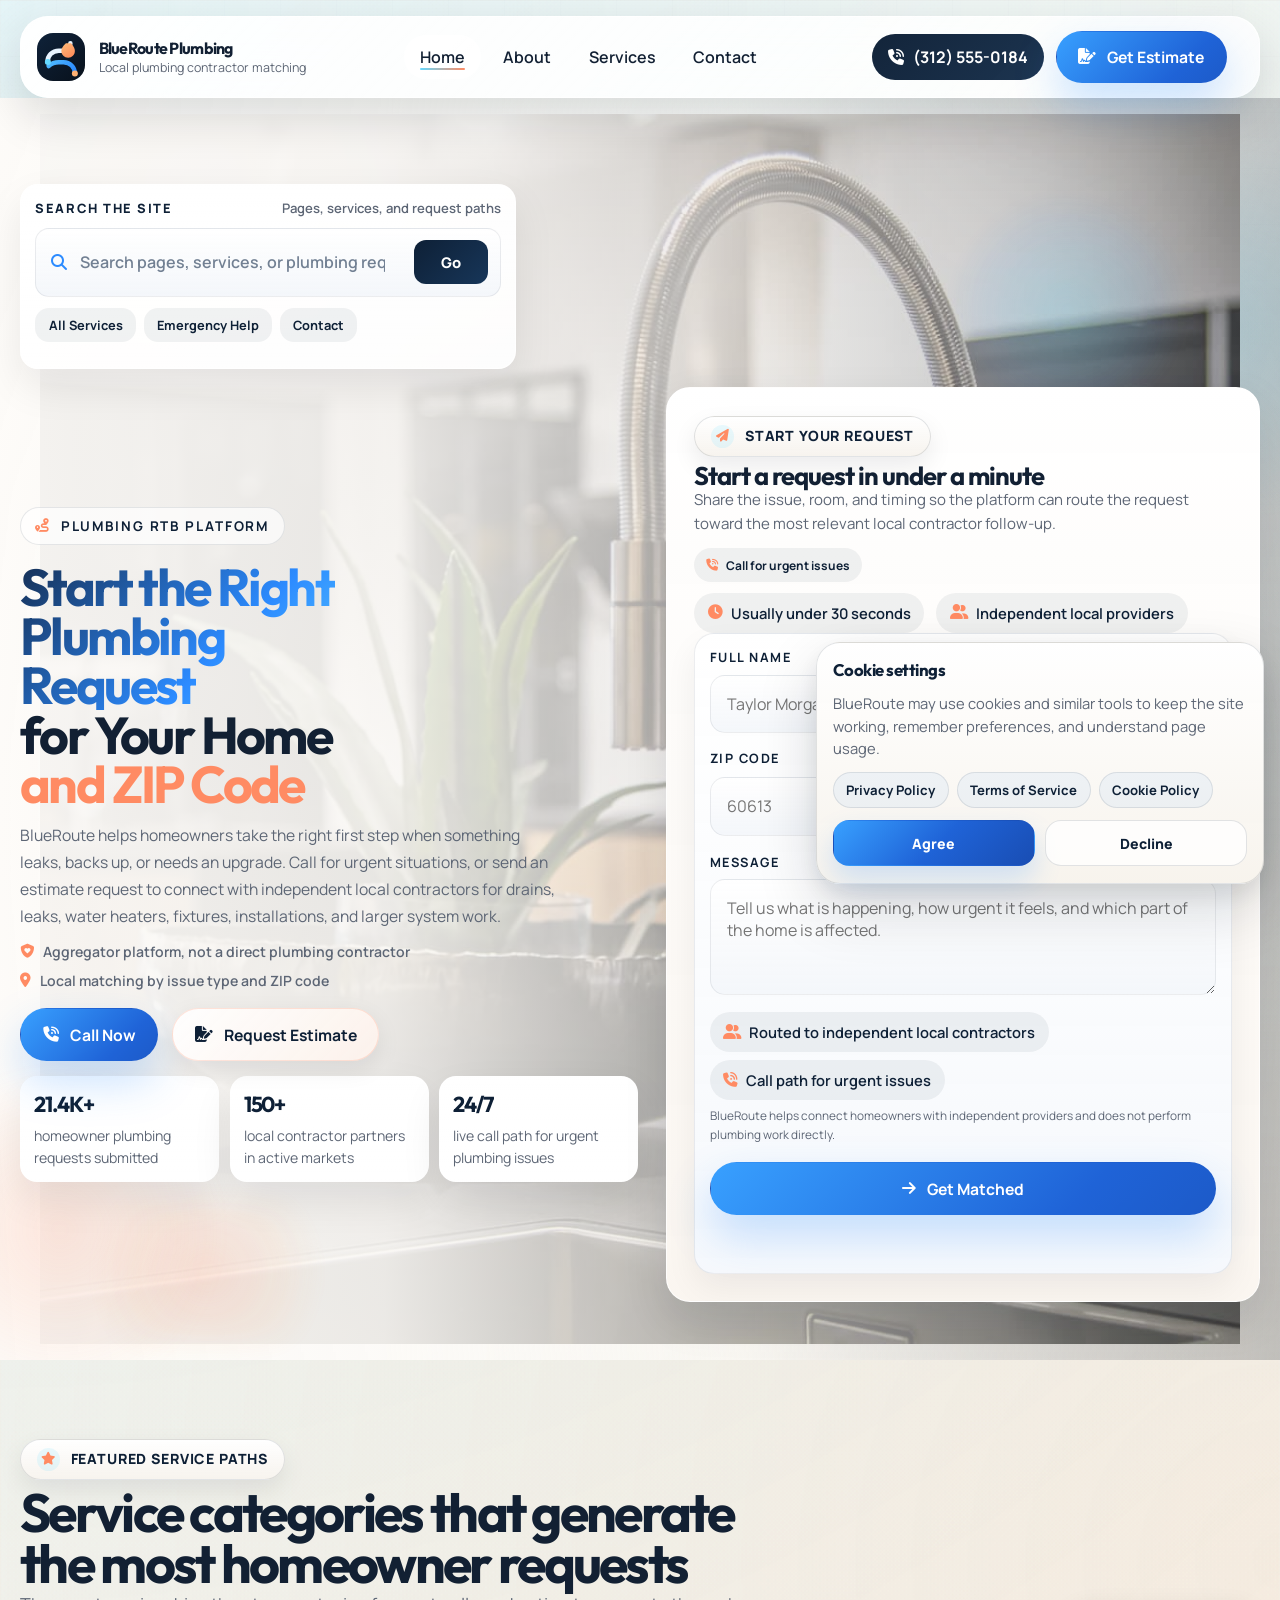
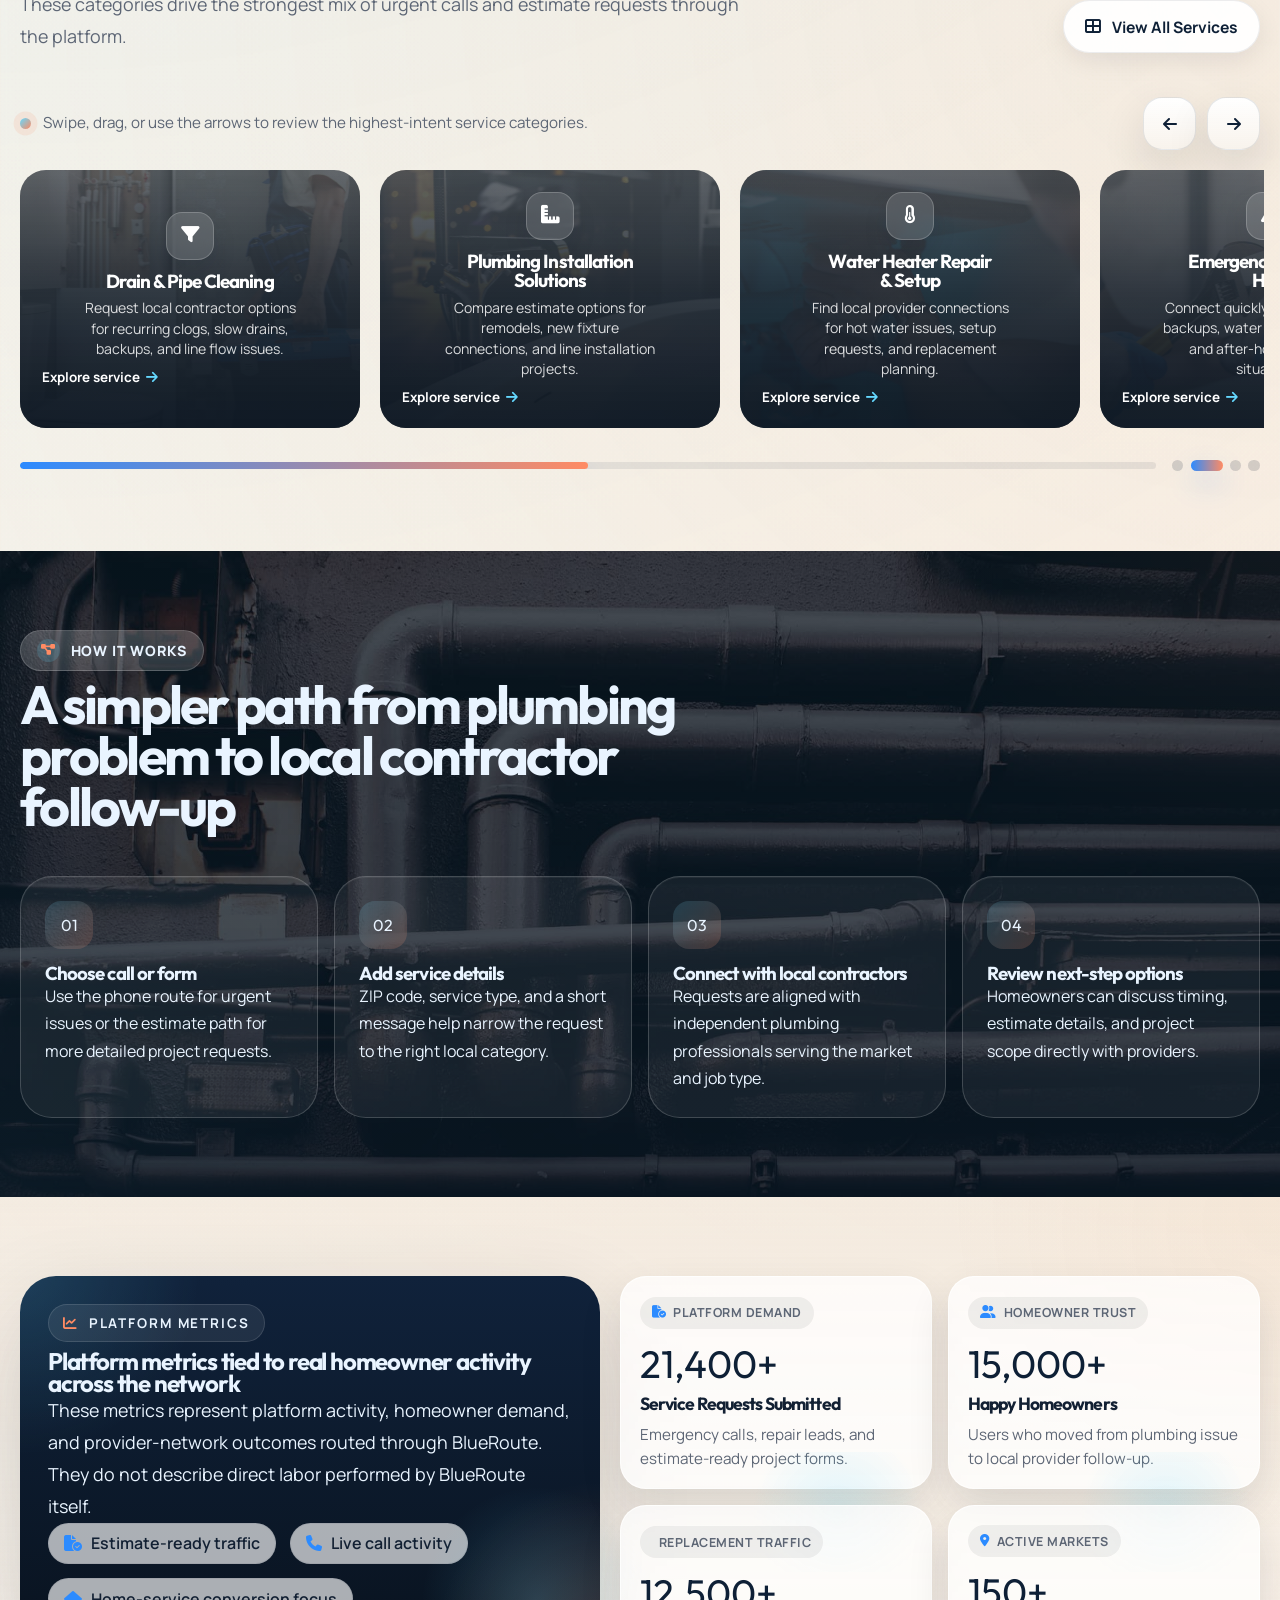
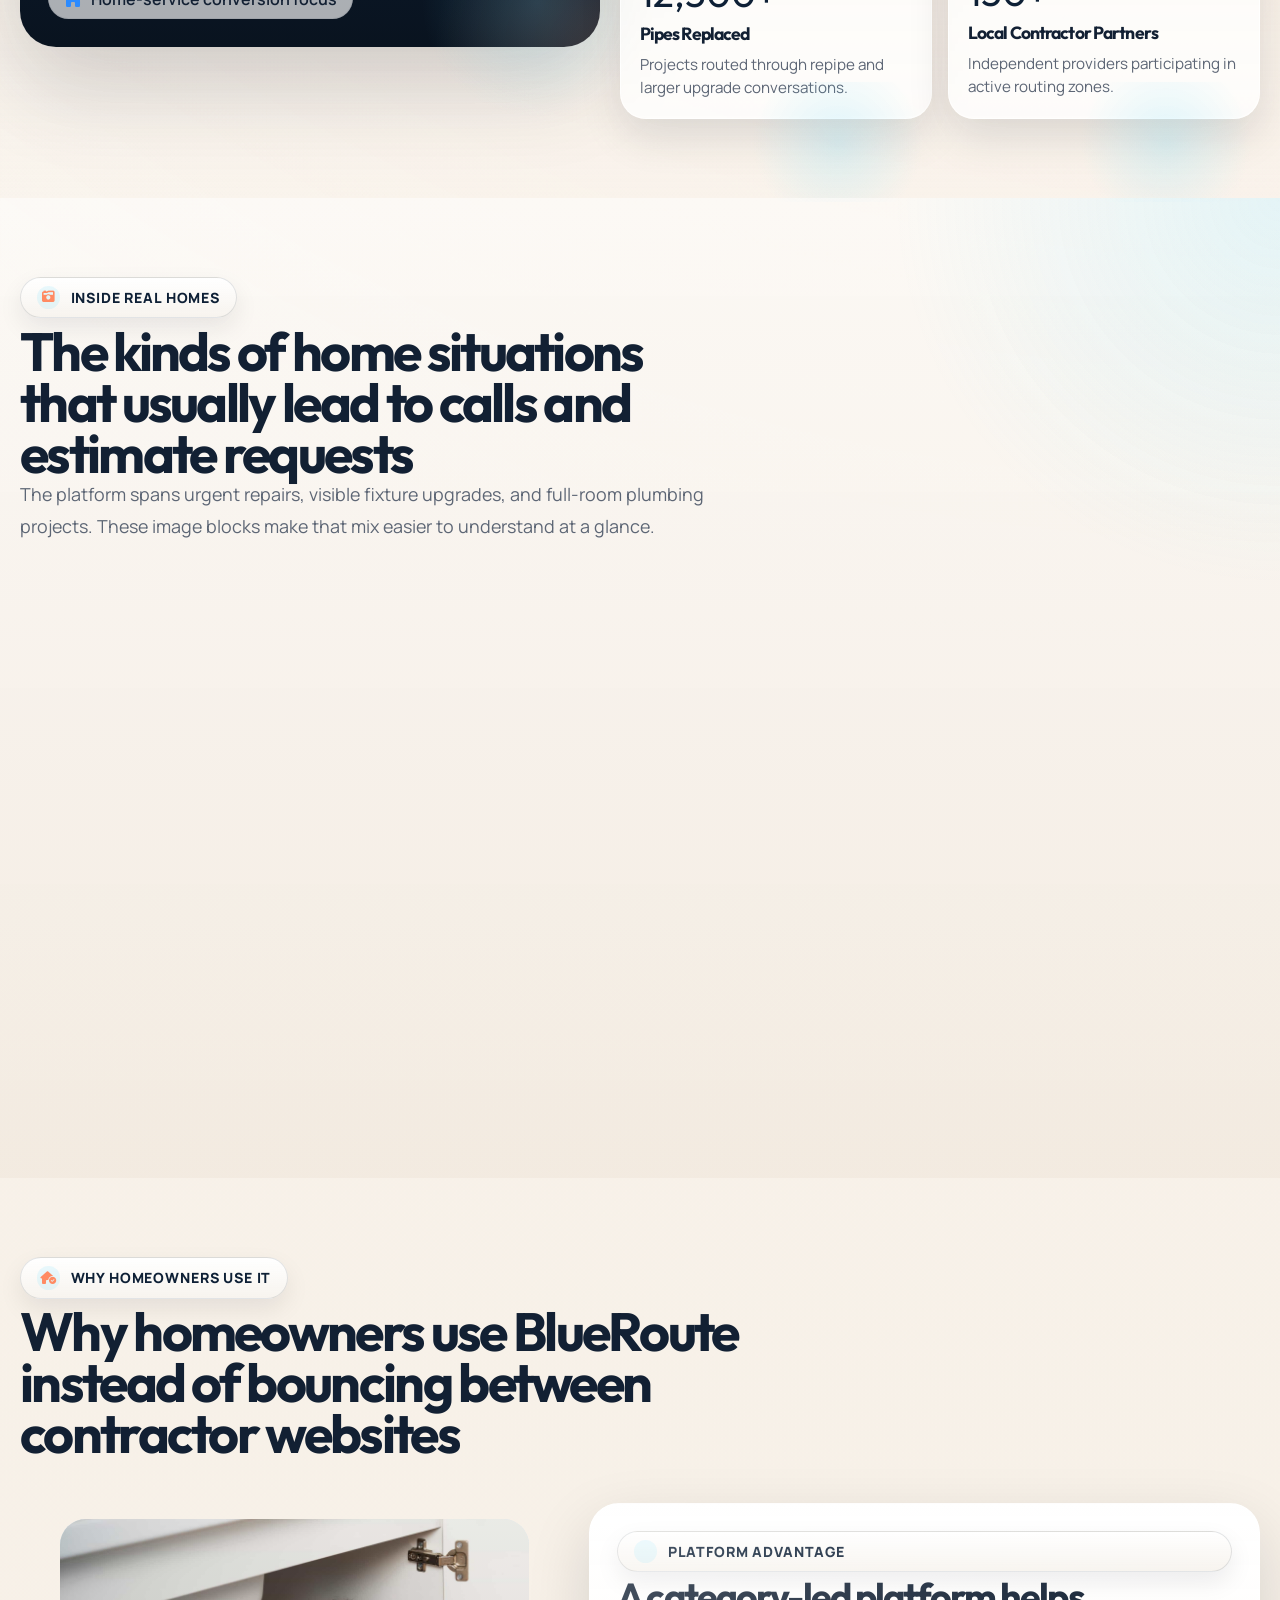
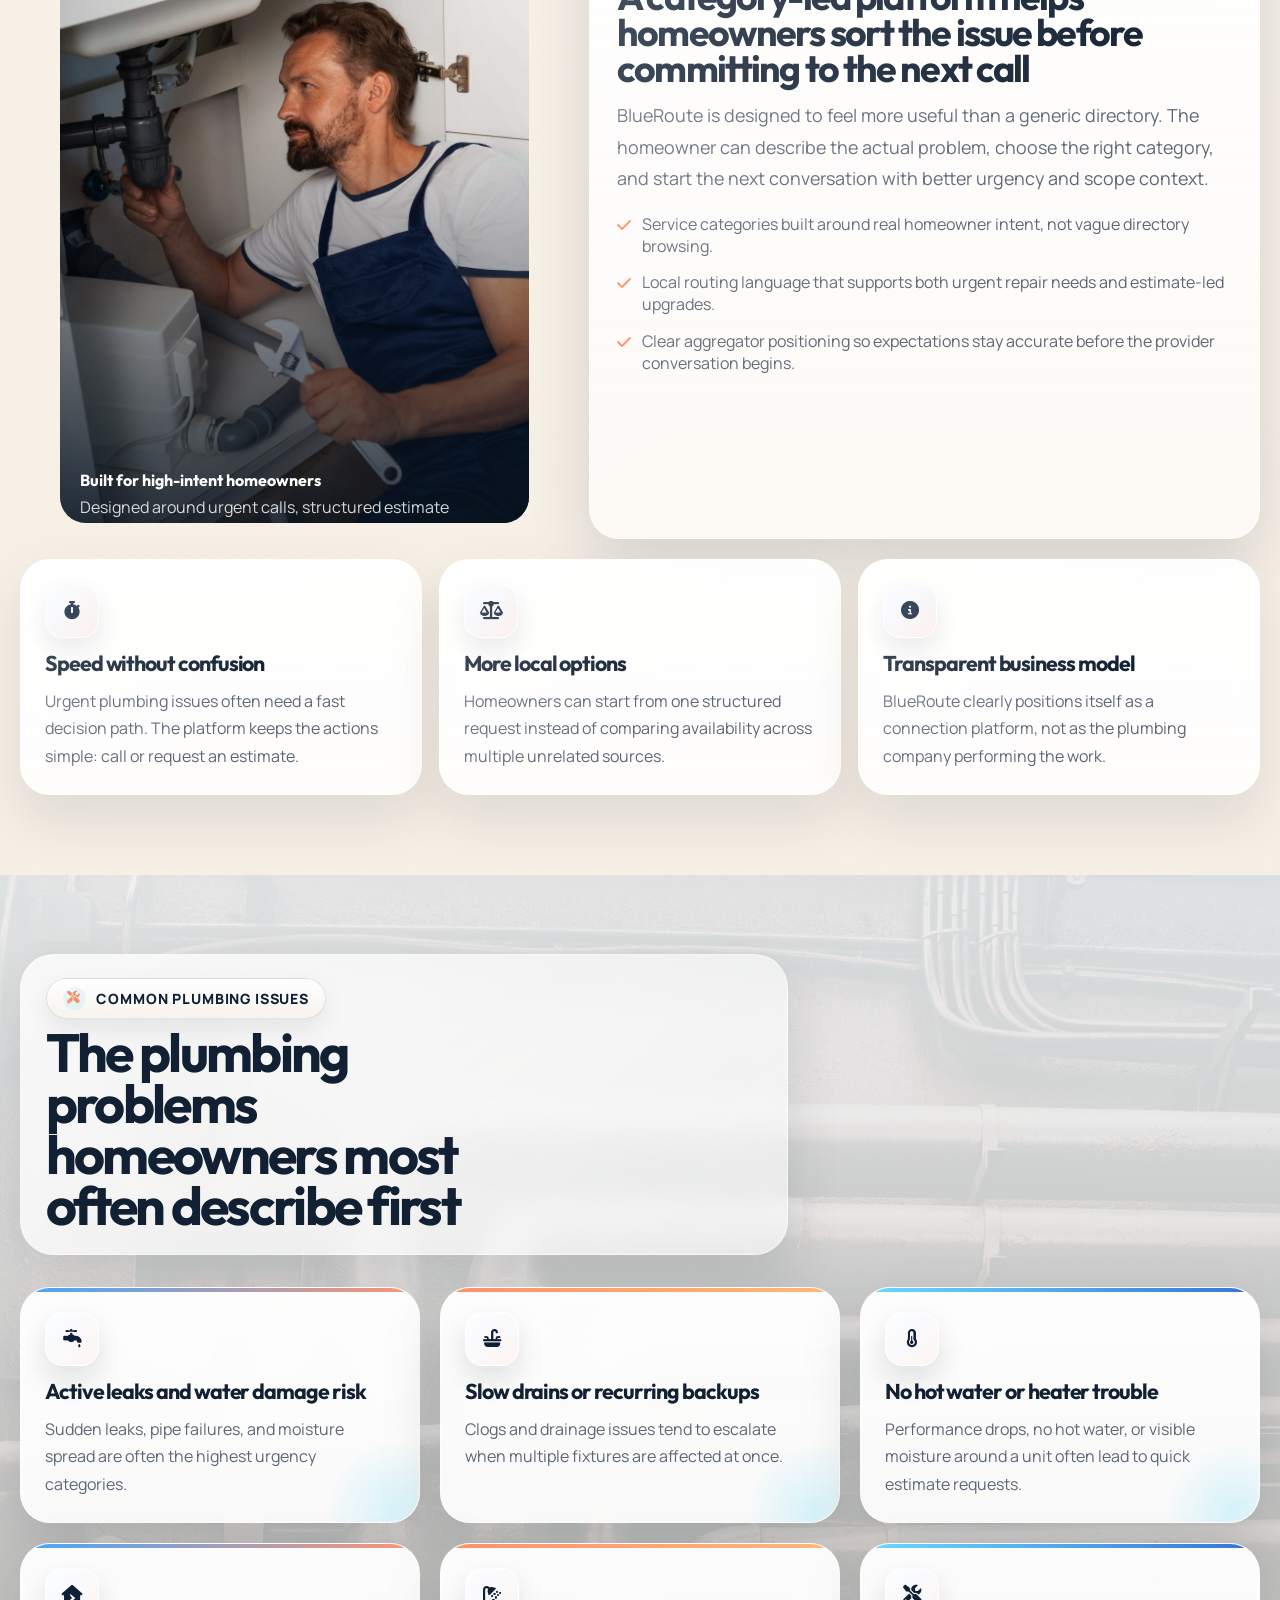
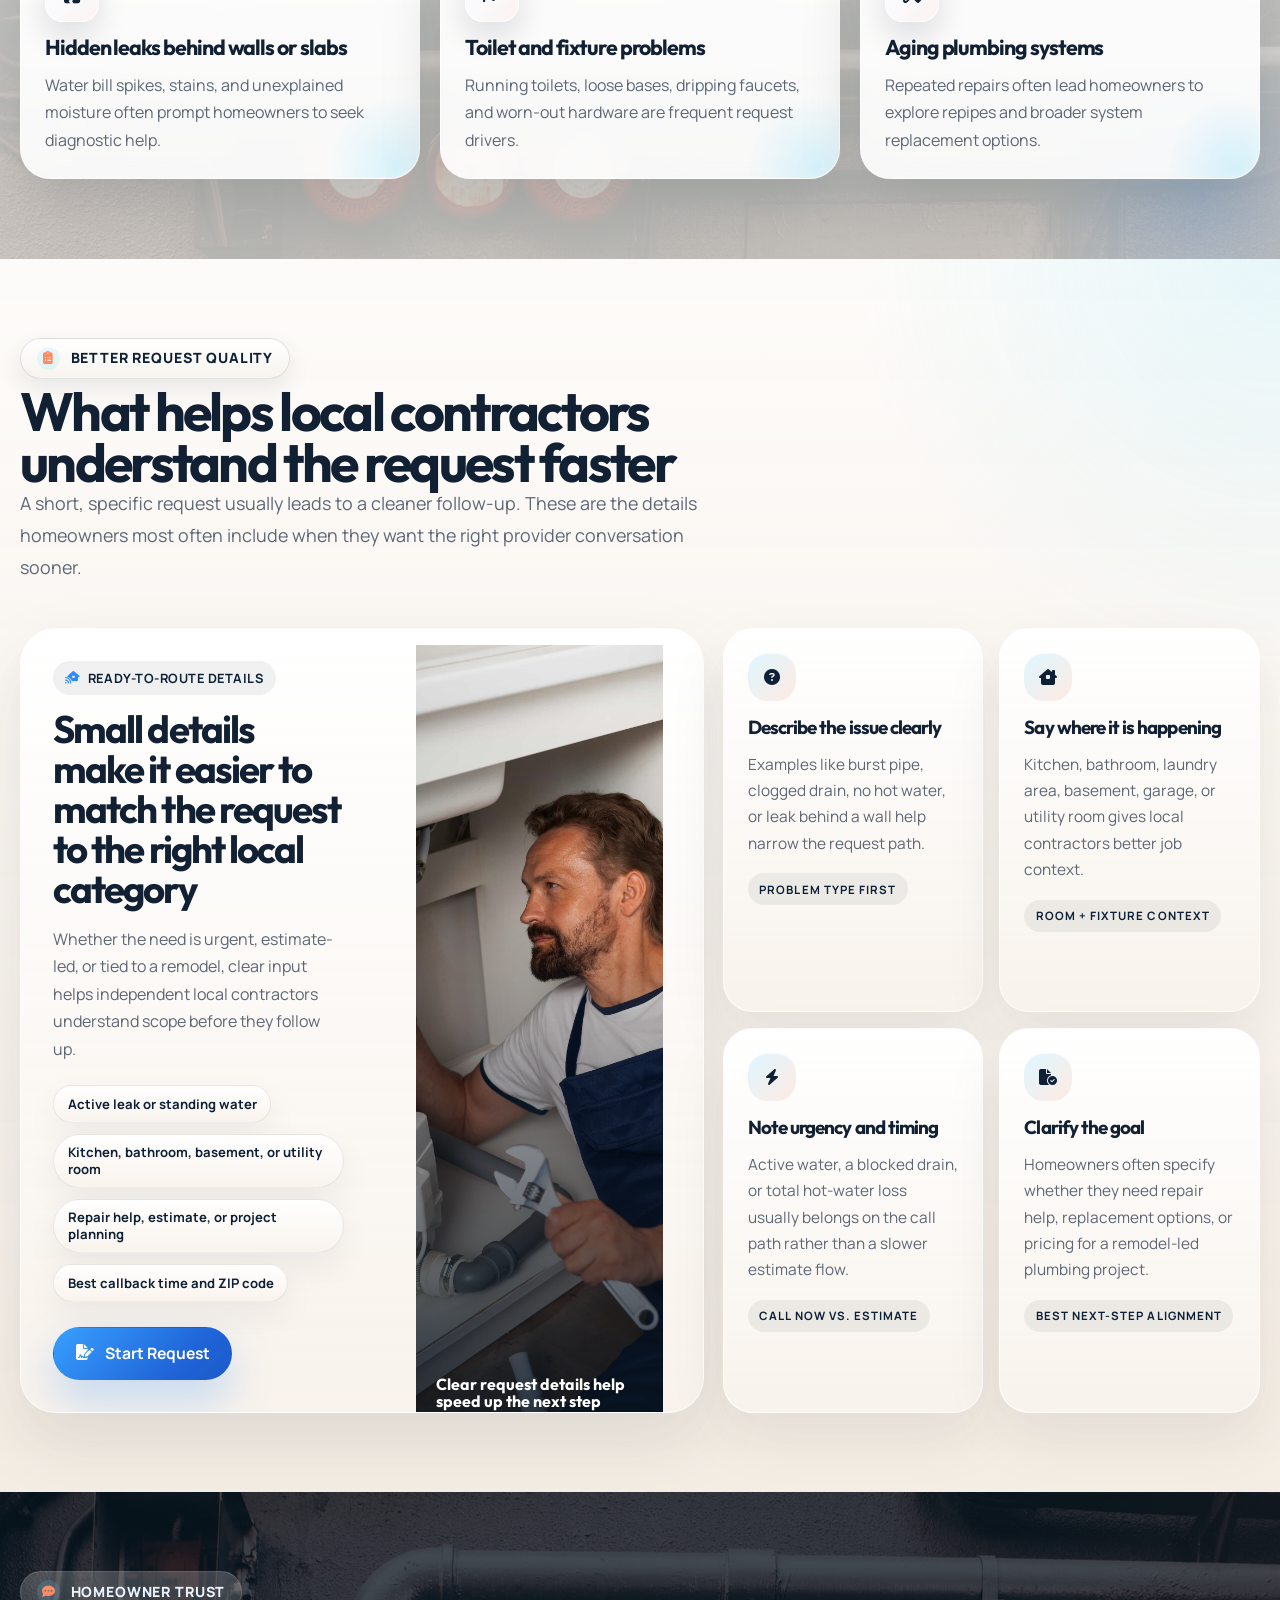
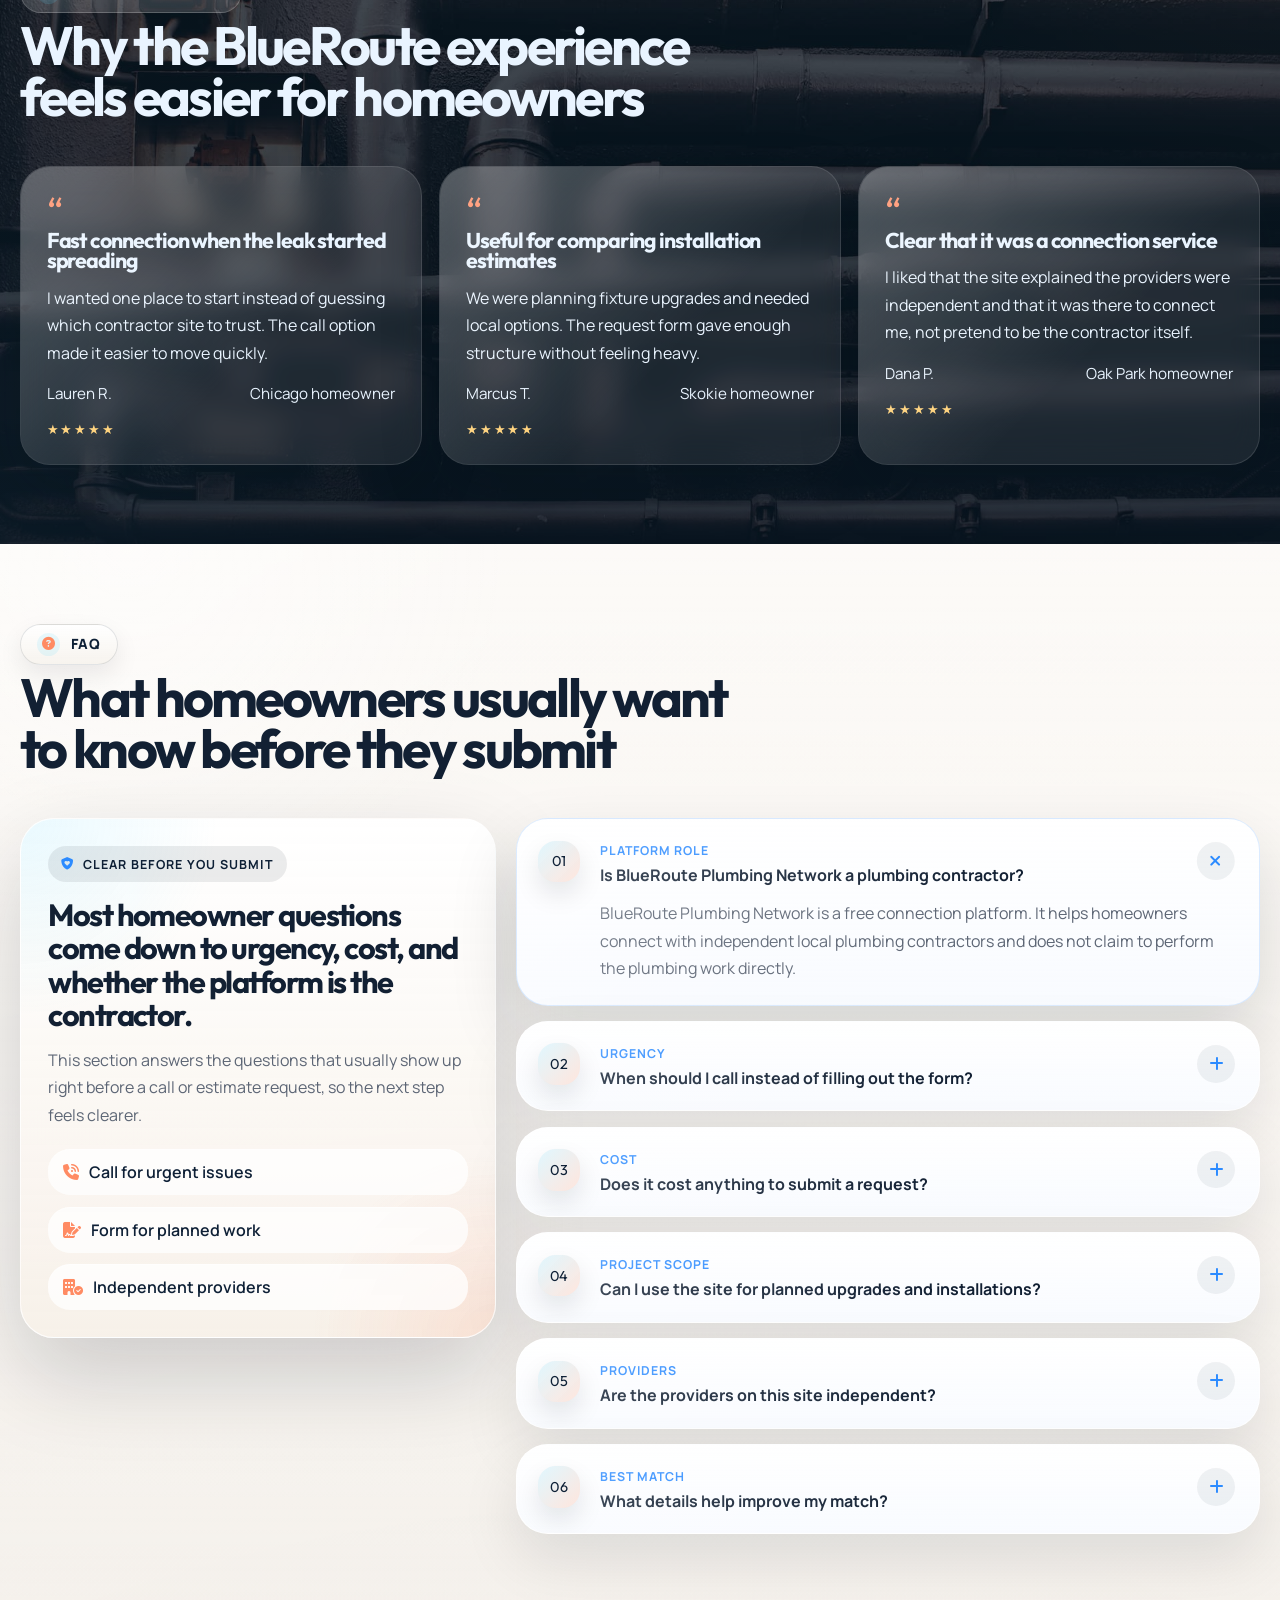
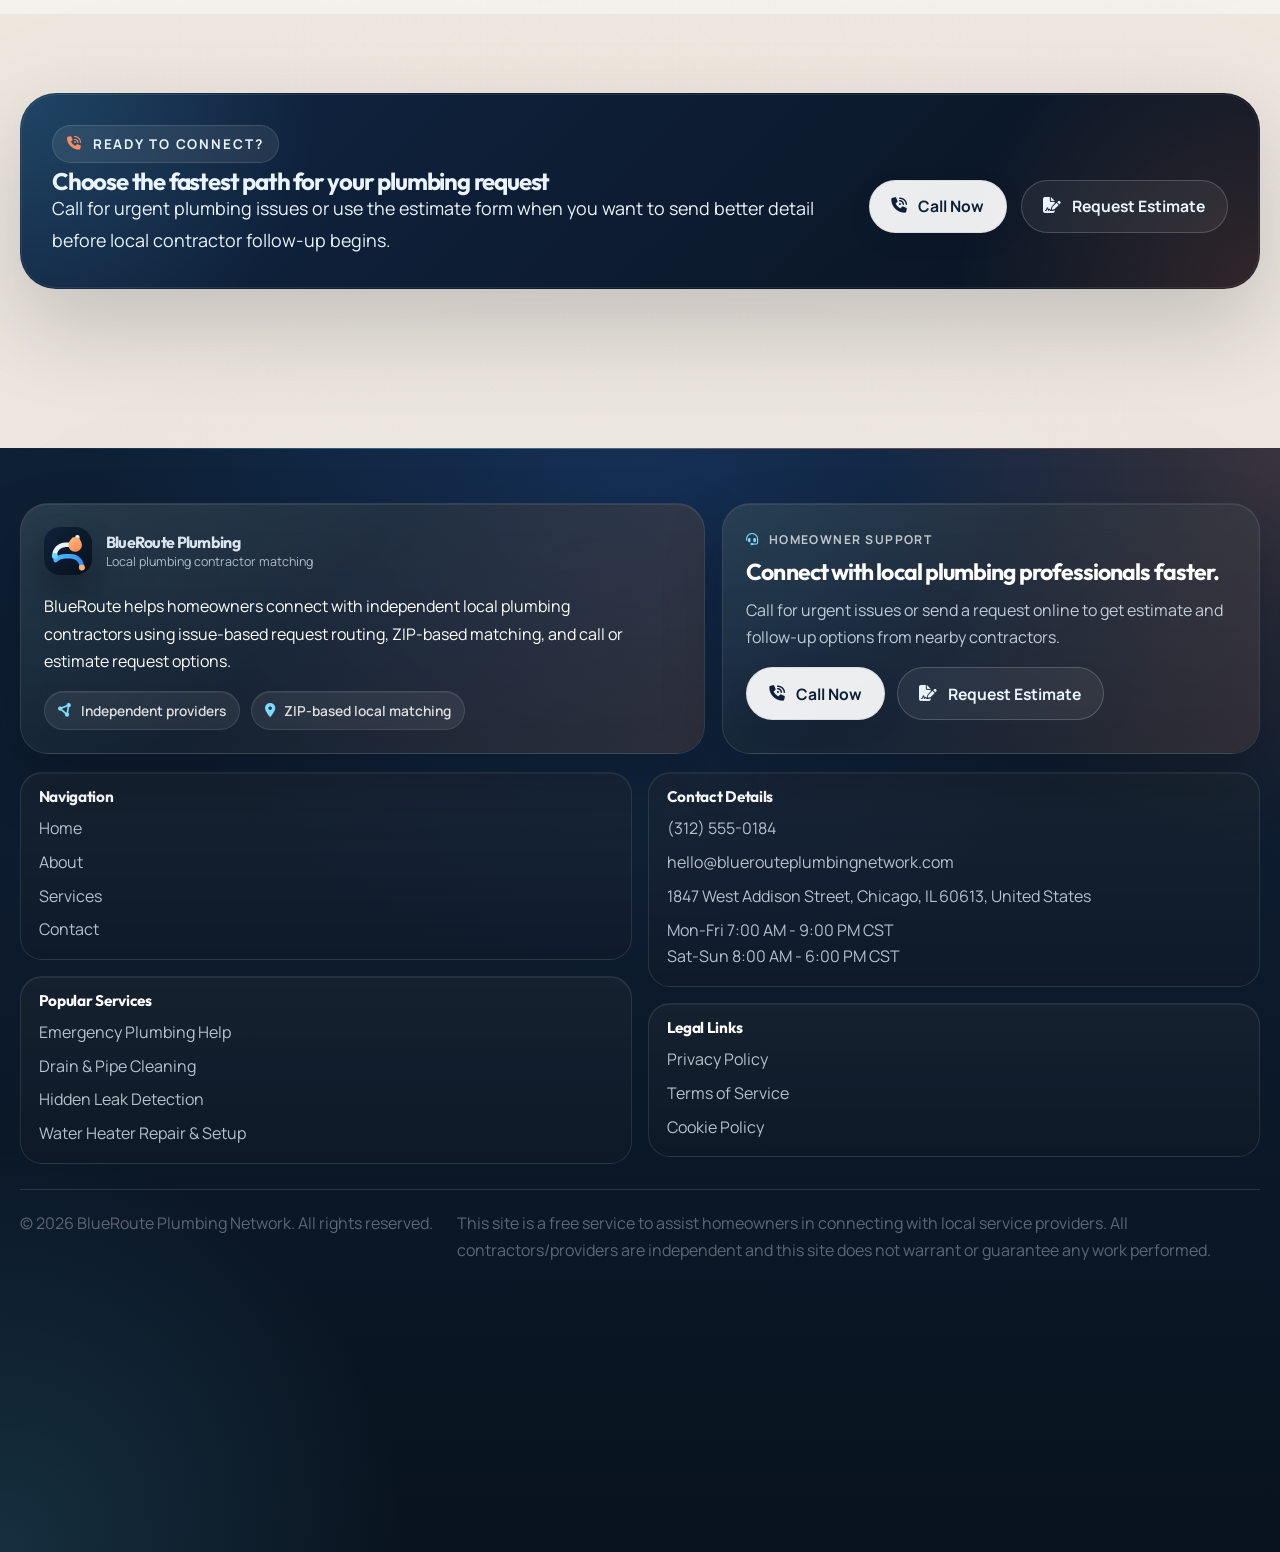
<file: index.html>
<!DOCTYPE html>
<html lang="en">
  <head>
    <meta charset="UTF-8" />
    <meta name="viewport" content="width=device-width, initial-scale=1.0" />
    <meta
      name="description"
      content="BlueRoute Plumbing Network is a homeowner-focused plumbing request platform for urgent calls, estimate requests, and local contractor matching across leaks, drains, heaters, fixtures, and larger plumbing projects."
    />
    <title>BlueRoute Plumbing Network | Plumbing Request Matching for Homeowners</title>
    <link rel="icon" type="image/svg+xml" sizes="any" href="images/icons/favicon.svg?v=3" />
    <link rel="shortcut icon" href="images/icons/favicon.svg?v=3" />
    <link rel="preconnect" href="https://fonts.googleapis.com" />
    <link rel="preconnect" href="https://fonts.gstatic.com" crossorigin />
    <link
      href="https://fonts.googleapis.com/css2?family=Manrope:wght@400;500;600;700;800&family=Outfit:wght@500;600;700;800;900&display=swap"
      rel="stylesheet"
    />
    <link
      rel="stylesheet"
      href="https://cdnjs.cloudflare.com/ajax/libs/font-awesome/6.5.2/css/all.min.css"
    />
    <link rel="stylesheet" href="css/main.css" />
    <link rel="stylesheet" href="css/home.css" />
  </head>
  <body class="home-page">
    <header class="site-header">
      <div class="container header-shell">
        <a class="brand" href="index.html" aria-label="BlueRoute Plumbing home">
          <img src="images/branding/logo-mark.svg" alt="BlueRoute Plumbing logo mark" />
          <div class="brand-text">
            <strong>BlueRoute Plumbing</strong>
            <span>Local plumbing contractor matching</span>
          </div>
        </a>
        <nav class="site-nav" aria-label="Primary navigation" data-menu>
          <div class="nav-list">
            <a class="nav-link is-active" href="index.html" aria-current="page">Home</a>
            <a class="nav-link" href="about.html">About</a>
            <a class="nav-link" href="services.html">Services</a>
            <a class="nav-link" href="contact.html">Contact</a>
          </div>
        </nav>
        <div class="header-actions">
          <a class="phone-chip" href="tel:+13125550184">
            <i class="fa-solid fa-phone-volume"></i>
            (312) 555-0184
          </a>
          <a class="btn btn--primary" href="contact.html#estimate-form">
            <i class="fa-solid fa-file-signature"></i>
            Get Estimate
          </a>
        </div>
        <button
          class="menu-toggle"
          type="button"
          aria-label="Open navigation menu"
          aria-expanded="false"
          data-menu-toggle
        >
          <span></span>
        </button>
      </div>
    </header>

    <main>
      <section class="hero home-hero">
        <div class="home-hero-backdrop" data-hero-slideshow aria-hidden="true">
          <figure class="home-hero-backdrop__slide is-active" data-hero-slide>
            <img
              src="images/home/modern-minimalist-bathroom.jpg"
              alt=""
              loading="eager"
            />
          </figure>
          <figure class="home-hero-backdrop__slide" data-hero-slide>
            <img
              src="images/home/new-kitchen-room.jpg"
              alt=""
              loading="lazy"
            />
          </figure>
          <figure class="home-hero-backdrop__slide" data-hero-slide>
            <img
              src="images/home/plumber-repair-experienced.jpg"
              alt=""
              loading="lazy"
            />
          </figure>
          <figure class="home-hero-backdrop__slide" data-hero-slide>
            <img
              src="images/home/faucet-water-tap.jpg"
              alt=""
              loading="lazy"
            />
          </figure>
          <figure class="home-hero-backdrop__slide" data-hero-slide>
            <img
              src="images/about/master-repeir.jpg"
              alt=""
              loading="lazy"
            />
          </figure>
          <figure class="home-hero-backdrop__slide" data-hero-slide>
            <img
              src="images/home/plumbing-repair-service.jpg"
              alt=""
              loading="lazy"
            />
          </figure>
        </div>
        <div class="hero-accent hero-accent--one" data-parallax="18" aria-hidden="true"></div>
        <div class="hero-accent hero-accent--two" data-parallax="-14" aria-hidden="true"></div>
        <div class="container">
          <div class="hero-search-lane reveal">
            <div class="hero-site-search" data-site-search>
              <div class="hero-site-search__topline">
                <span class="hero-site-search__label">Search The Site</span>
                <span class="hero-site-search__meta">Pages, services, and request paths</span>
              </div>
              <form class="hero-site-search__form" role="search" data-site-search-form>
                <i class="fa-solid fa-magnifying-glass" aria-hidden="true"></i>
                <input
                  id="hero-site-search-input"
                  type="search"
                  name="site_search"
                  placeholder="Search pages, services, or plumbing request types"
                  aria-label="Search pages and services"
                  autocomplete="off"
                  data-site-search-input
                />
                <button class="hero-site-search__button" type="submit">Go</button>
              </form>
              <div class="hero-site-search__quick">
                <a href="services.html">All Services</a>
                <a href="service-pages/emergency-plumbing-help.html">Emergency Help</a>
                <a href="contact.html">Contact</a>
              </div>
              <div class="hero-site-search__results" data-site-search-results hidden></div>
            </div>
          </div>
        </div>
        <div class="container hero-grid">
          <div class="hero-copy reveal">
            <span class="eyebrow"><i class="fa-solid fa-route"></i> Plumbing RTB Platform</span>
            <h1><span>Start the Right Plumbing Request</span> for Your Home <em>and ZIP Code</em></h1>
            <p>
              BlueRoute helps homeowners take the right first step when something leaks, backs up, or needs an upgrade. Call for urgent situations, or send an estimate request to connect with independent local contractors for drains, leaks, water heaters, fixtures, installations, and larger system work.
            </p>
            <div class="hero-trust">
              <span class="trust-text"><i class="fa-solid fa-shield-heart"></i> Aggregator platform, not a direct plumbing contractor</span>
              <span class="trust-text"><i class="fa-solid fa-location-dot"></i> Local matching by issue type and ZIP code</span>
            </div>
            <div class="hero-actions">
              <a class="btn btn--primary" href="tel:+13125550184">
                <i class="fa-solid fa-phone-volume"></i>
                Call Now
              </a>
              <a class="btn btn--secondary" href="contact.html#estimate-form">
                <i class="fa-solid fa-file-signature"></i>
                Request Estimate
              </a>
            </div>
            <div class="hero-metric-grid">
              <article class="hero-metric-card">
                <strong>21.4K+</strong>
                <span>homeowner plumbing requests submitted</span>
              </article>
              <article class="hero-metric-card">
                <strong>150+</strong>
                <span>local contractor partners in active markets</span>
              </article>
              <article class="hero-metric-card">
                <strong>24/7</strong>
                <span>live call path for urgent plumbing issues</span>
              </article>
            </div>
          </div>

          <div class="hero-side-stack reveal" data-delay="1">
            <div class="form-card home-form-card home-form-card--desktop reveal" data-delay="2">
              <div class="home-form-head">
                <div class="section-copy home-form-copy">
                  <span class="section-kicker"><i class="fa-solid fa-paper-plane"></i> Start Your Request</span>
                  <h2>Start a request in under a minute</h2>
                  <p class="lede">Share the issue, room, and timing so the platform can route the request toward the most relevant local contractor follow-up.</p>
                </div>
                <a class="home-form-inline-call" href="tel:+13125550184">
                  <i class="fa-solid fa-phone-volume"></i>
                  Call for urgent issues
                </a>
              </div>
              <div class="form-note-row home-form-note-row">
                <span class="form-note-chip"><i class="fa-solid fa-clock"></i> Usually under 30 seconds</span>
                <span class="form-note-chip"><i class="fa-solid fa-user-group"></i> Independent local providers</span>
              </div>
              <form class="lead-form lead-form--panel home-lead-form" data-form id="home-estimate-form" novalidate>
                <div class="form-grid home-form-grid">
                  <div class="field">
                    <label for="home-full-name">Full Name</label>
                    <input id="home-full-name" name="full_name" type="text" placeholder="Taylor Morgan" />
                  </div>
                  <div class="field">
                    <label for="home-phone-number">Phone Number</label>
                    <input id="home-phone-number" name="phone_number" type="tel" placeholder="(312) 555-0184" />
                  </div>
                  <div class="field">
                    <label for="home-zip-code">ZIP Code</label>
                    <input id="home-zip-code" name="zip_code" type="text" placeholder="60613" />
                  </div>
                  <div class="field">
                    <label for="home-service-needed">Service Needed</label>
                    <select id="home-service-needed" name="service_needed">
                      <option value="">Select a category</option>
                      <option>Emergency Plumbing Help</option>
                      <option>Drain &amp; Pipe Cleaning</option>
                      <option>Plumbing Installation Solutions</option>
                      <option>Plumbing System Replacement</option>
                      <option>Leak Detection Services</option>
                      <option>Water Heater Repair &amp; Setup</option>
                      <option>Toilet Repair &amp; Installation</option>
                      <option>Faucet &amp; Fixture Upgrades</option>
                    </select>
                  </div>
                  <div class="field field--full">
                    <label for="home-message">Message</label>
                    <textarea
                      id="home-message"
                      name="message"
                      placeholder="Tell us what is happening, how urgent it feels, and which part of the home is affected."
                    ></textarea>
                  </div>
                </div>
                <div class="home-form-footer">
                  <div class="form-meta-row home-form-meta">
                    <span><i class="fa-solid fa-user-group"></i> Routed to independent local contractors</span>
                    <span><i class="fa-solid fa-phone-volume"></i> Call path for urgent issues</span>
                  </div>
                  <p class="home-form-disclaimer">
                    BlueRoute helps connect homeowners with independent providers and does not perform plumbing work directly.
                  </p>
                </div>
                <button class="btn btn--primary btn--block home-form-submit" type="submit">
                  <i class="fa-solid fa-arrow-right"></i>
                  Get Matched
                </button>
                <p class="form-status" role="status" aria-live="polite"></p>
              </form>
            </div>
          </div>
        </div>
      </section>

      <section class="section home-featured-services">
        <div class="container">
          <div class="section-head reveal">
            <div class="section-copy">
              <span class="section-kicker"><i class="fa-solid fa-star"></i> Featured Service Paths</span>
              <h2>Service categories that generate the most homeowner requests</h2>
              <p class="lede">
                These categories drive the strongest mix of urgent calls and estimate requests through the platform.
              </p>
            </div>
            <a class="btn btn--light" href="services.html">
              <i class="fa-solid fa-table-cells-large"></i>
              View All Services
            </a>
          </div>
          <div class="service-carousel reveal" data-service-carousel>
            <div class="service-carousel__toolbar">
              <p class="service-carousel__hint">
                <span class="service-carousel__hint-dot" aria-hidden="true"></span>
                Swipe, drag, or use the arrows to review the highest-intent service categories.
              </p>
              <div class="service-carousel__controls" role="group" aria-label="Featured services carousel controls">
                <button class="service-carousel__button" type="button" data-carousel-prev aria-label="Show previous service">
                  <i class="fa-solid fa-arrow-left"></i>
                </button>
                <button class="service-carousel__button" type="button" data-carousel-next aria-label="Show next service">
                  <i class="fa-solid fa-arrow-right"></i>
                </button>
              </div>
            </div>
            <div
              class="service-carousel__viewport"
              data-carousel-viewport
              tabindex="0"
              role="region"
              aria-label="Featured plumbing service categories"
            >
              <div class="service-grid service-carousel__track">
                <article class="card--service reveal">
                  <figure class="media-tile media-tile--card">
                    <img
                      src="images/home/system-house-checks.jpg"
                      alt="Home systems inspection context with plumbing request relevance"
                      loading="lazy"
                    />
                  </figure>
                  <div class="icon-badge"><i class="fa-solid fa-triangle-exclamation"></i></div>
                  <h3>Emergency Plumbing Help</h3>
                  <p>Connect quickly for urgent leaks, backups, water shutoff concerns, and after-hours plumbing situations.</p>
                  <a class="card-link" href="service-pages/emergency-plumbing-help.html">
                    Explore service
                    <i class="fa-solid fa-arrow-right"></i>
                  </a>
                </article>
                <article class="card--service reveal" data-delay="1">
                  <figure class="media-tile media-tile--card">
                    <img
                      src="images/home/plumber-working-house.jpg"
                      alt="Plumber working inside a home on a residential plumbing issue"
                      loading="lazy"
                    />
                  </figure>
                  <div class="icon-badge"><i class="fa-solid fa-filter"></i></div>
                  <h3>Drain &amp; Pipe Cleaning</h3>
                  <p>Request local contractor options for recurring clogs, slow drains, backups, and line flow issues.</p>
                  <a class="card-link" href="service-pages/drain-pipe-cleaning.html">
                    Explore service
                    <i class="fa-solid fa-arrow-right"></i>
                  </a>
                </article>
                <article class="card--service reveal" data-delay="2">
                  <figure class="media-tile media-tile--card">
                    <img
                      src="images/home/moder-bathroom.jpg"
                      alt="Modern bathroom interior suited to plumbing installation and upgrade requests"
                      loading="lazy"
                    />
                  </figure>
                  <div class="icon-badge"><i class="fa-solid fa-ruler-combined"></i></div>
                  <h3>Plumbing Installation Solutions</h3>
                  <p>Compare estimate options for remodels, new fixture connections, and line installation projects.</p>
                  <a class="card-link" href="service-pages/plumbing-installation.html">
                    Explore service
                    <i class="fa-solid fa-arrow-right"></i>
                  </a>
                </article>
                <article class="card--service reveal" data-delay="3">
                  <figure class="media-tile media-tile--card">
                    <img
                      src="images/about/master-repeir.jpg"
                      alt="Plumbing repair work in progress inside a residential property"
                      loading="lazy"
                    />
                  </figure>
                  <div class="icon-badge"><i class="fa-solid fa-temperature-half"></i></div>
                  <h3>Water Heater Repair &amp; Setup</h3>
                  <p>Find local provider connections for hot water issues, setup requests, and replacement planning.</p>
                  <a class="card-link" href="service-pages/water-heater-repair-setup.html">
                    Explore service
                    <i class="fa-solid fa-arrow-right"></i>
                  </a>
                </article>
              </div>
            </div>
            <div class="service-carousel__footer">
              <div class="service-carousel__progress" aria-hidden="true">
                <span data-carousel-progress></span>
              </div>
              <div class="service-carousel__dots" data-carousel-dots role="group" aria-label="Featured services navigation"></div>
            </div>
          </div>
        </div>
      </section>

      <section class="section section--ink home-process-section">
        <div class="container">
          <div class="section-head reveal">
            <div class="section-copy">
              <span class="section-kicker"><i class="fa-solid fa-diagram-project"></i> How It Works</span>
              <h2>A simpler path from plumbing problem to local contractor follow-up</h2>
            </div>
          </div>
          <div class="process-grid">
            <article class="process-card reveal">
              <div class="step-index">01</div>
              <h3>Choose call or form</h3>
              <p>Use the phone route for urgent issues or the estimate path for more detailed project requests.</p>
            </article>
            <article class="process-card reveal" data-delay="1">
              <div class="step-index">02</div>
              <h3>Add service details</h3>
              <p>ZIP code, service type, and a short message help narrow the request to the right local category.</p>
            </article>
            <article class="process-card reveal" data-delay="2">
              <div class="step-index">03</div>
              <h3>Connect with local contractors</h3>
              <p>Requests are aligned with independent plumbing professionals serving the market and job type.</p>
            </article>
            <article class="process-card reveal" data-delay="3">
              <div class="step-index">04</div>
              <h3>Review next-step options</h3>
              <p>Homeowners can discuss timing, estimate details, and project scope directly with providers.</p>
            </article>
          </div>
        </div>
      </section>

      <section class="section section--sand">
        <div class="container stats-wrap">
          <div class="stats-panel reveal">
            <span class="eyebrow"><i class="fa-solid fa-chart-line"></i> Platform Metrics</span>
            <h2>Platform metrics tied to real homeowner activity across the network</h2>
            <p class="lede">
              These metrics represent platform activity, homeowner demand, and provider-network outcomes routed through BlueRoute. They do not describe direct labor performed by BlueRoute itself.
            </p>
            <div class="pill-row">
              <span class="pill"><i class="fa-solid fa-file-circle-check"></i> Estimate-ready traffic</span>
              <span class="pill"><i class="fa-solid fa-phone"></i> Live call activity</span>
              <span class="pill"><i class="fa-solid fa-house"></i> Home-service conversion focus</span>
            </div>
          </div>
          <div class="stats-grid">
            <article class="stat-card stat-card--compact reveal">
              <span class="stat-chip"><i class="fa-solid fa-file-circle-check"></i> Platform demand</span>
              <span class="stat-value" data-counter="21400" data-suffix="+">0</span>
              <h3>Service Requests Submitted</h3>
              <p class="stat-note">Emergency calls, repair leads, and estimate-ready project forms.</p>
            </article>
            <article class="stat-card stat-card--compact reveal" data-delay="1">
              <span class="stat-chip"><i class="fa-solid fa-user-group"></i> Homeowner trust</span>
              <span class="stat-value" data-counter="15000" data-suffix="+">0</span>
              <h3>Happy Homeowners</h3>
              <p class="stat-note">Users who moved from plumbing issue to local provider follow-up.</p>
            </article>
            <article class="stat-card stat-card--compact reveal" data-delay="2">
              <span class="stat-chip"><i class="fa-solid fa-pipe-section"></i> Replacement traffic</span>
              <span class="stat-value" data-counter="12500" data-suffix="+">0</span>
              <h3>Pipes Replaced</h3>
              <p class="stat-note">Projects routed through repipe and larger upgrade conversations.</p>
            </article>
            <article class="stat-card stat-card--compact reveal" data-delay="3">
              <span class="stat-chip"><i class="fa-solid fa-location-dot"></i> Active markets</span>
              <span class="stat-value" data-counter="150" data-suffix="+">0</span>
              <h3>Local Contractor Partners</h3>
              <p class="stat-note">Independent providers participating in active routing zones.</p>
            </article>
          </div>
        </div>
      </section>

      <section class="section home-photo-trust">
        <div class="container">
          <div class="section-head reveal">
            <div class="section-copy">
              <span class="section-kicker"><i class="fa-solid fa-camera-retro"></i> Inside Real Homes</span>
              <h2>The kinds of home situations that usually lead to calls and estimate requests</h2>
              <p class="lede">The platform spans urgent repairs, visible fixture upgrades, and full-room plumbing projects. These image blocks make that mix easier to understand at a glance.</p>
            </div>
          </div>
          <div class="situation-grid">
            <a class="situation-card situation-card--urgent reveal" href="service-pages/emergency-plumbing-help.html">
              <figure class="media-tile situation-card__media">
                <img
                  src="images/home/plumbing-repair-service.jpg"
                  alt="Plumbing work under a sink during an active residential issue"
                  loading="lazy"
                />
              </figure>
              <div class="situation-card__content">
                <span class="situation-card__eyebrow"><i class="fa-solid fa-triangle-exclamation"></i> Urgent category</span>
                <div class="situation-card__body">
                  <h3>Urgent Repairs</h3>
                  <p>
                    Burst pipes, active leaks, drainage backups, and other time-sensitive plumbing issues that often lead homeowners to call right away.
                  </p>
                </div>
                <div class="situation-card__footer">
                  <span class="situation-card__detail">Leaks, backups, burst pipes</span>
                  <span class="situation-card__hint">View request path <i class="fa-solid fa-arrow-right"></i></span>
                </div>
              </div>
            </a>

            <a class="situation-card situation-card--fixtures reveal" data-delay="1" href="service-pages/faucet-fixture-services.html">
              <figure class="media-tile situation-card__media">
                <img
                  src="images/home/kitchen.jpg"
                  alt="Modern faucet installation in a premium kitchen sink"
                  loading="lazy"
                />
              </figure>
              <div class="situation-card__content">
                <span class="situation-card__eyebrow"><i class="fa-solid fa-faucet-drip"></i> Visible upgrades</span>
                <div class="situation-card__body">
                  <h3>Fixture Upgrades</h3>
                  <p>
                    Visible improvements such as faucet replacements, toilet upgrades, shower fixture changes, and other plumbing-related updates.
                  </p>
                </div>
                <div class="situation-card__footer">
                  <span class="situation-card__detail">Faucets, toilets, shower fixtures</span>
                  <span class="situation-card__hint">View request path <i class="fa-solid fa-arrow-right"></i></span>
                </div>
              </div>
            </a>

            <a class="situation-card situation-card--projects reveal" data-delay="2" href="service-pages/plumbing-installation.html">
              <figure class="media-tile situation-card__media">
                <img
                  src="images/home/bathroom.jpg"
                  alt="Bathroom renovation with new sink, shower, and plumbing installation context"
                  loading="lazy"
                />
              </figure>
              <div class="situation-card__content">
                <span class="situation-card__eyebrow"><i class="fa-solid fa-bath"></i> Larger project scope</span>
                <div class="situation-card__body">
                  <h3>Full Plumbing Projects</h3>
                  <p>
                    Larger plumbing jobs tied to bathroom remodels, system updates, room renovations, and more involved home improvement work.
                  </p>
                </div>
                <div class="situation-card__footer">
                  <span class="situation-card__detail">Remodels, installations, room upgrades</span>
                  <span class="situation-card__hint">View request path <i class="fa-solid fa-arrow-right"></i></span>
                </div>
              </div>
            </a>
          </div>
        </div>
      </section>

      <section class="section">
        <div class="container">
          <div class="section-head reveal">
            <div class="section-copy">
              <span class="section-kicker"><i class="fa-solid fa-house-circle-check"></i> Why Homeowners Use It</span>
              <h2>Why homeowners use BlueRoute instead of bouncing between contractor websites</h2>
            </div>
          </div>
          <div class="benefit-showcase">
            <figure class="media-tile media-tile--showcase is-tall reveal" data-overlay-link="services.html" data-overlay-label="View services">
              <img
                src="images/home/plumbing-professional.jpg"
                alt="Plumbing professional working on a pipe connection in a residential setting"
                loading="lazy"
              />
              <figcaption class="media-overlay">
                <strong>Built for high-intent homeowners</strong>
                <span>Designed around urgent calls, structured estimate requests, and local contractor follow-up.</span>
              </figcaption>
            </figure>
            <article class="content-card benefit-showcase-copy reveal" data-delay="1">
              <span class="section-kicker"><i class="fa-solid fa-sparkles"></i> Platform Advantage</span>
              <h3>A category-led platform helps homeowners sort the issue before committing to the next call</h3>
              <p class="lede">BlueRoute is designed to feel more useful than a generic directory. The homeowner can describe the actual problem, choose the right category, and start the next conversation with better urgency and scope context.</p>
              <ul class="stack-list" style="margin-top: 1.1rem">
                <li><i class="fa-solid fa-check"></i><span>Service categories built around real homeowner intent, not vague directory browsing.</span></li>
                <li><i class="fa-solid fa-check"></i><span>Local routing language that supports both urgent repair needs and estimate-led upgrades.</span></li>
                <li><i class="fa-solid fa-check"></i><span>Clear aggregator positioning so expectations stay accurate before the provider conversation begins.</span></li>
              </ul>
            </article>
          </div>
          <div class="benefit-grid">
            <article class="card reveal">
              <div class="icon-badge"><i class="fa-solid fa-stopwatch"></i></div>
              <h3>Speed without confusion</h3>
              <p>Urgent plumbing issues often need a fast decision path. The platform keeps the actions simple: call or request an estimate.</p>
            </article>
            <article class="card reveal" data-delay="1">
              <div class="icon-badge"><i class="fa-solid fa-scale-balanced"></i></div>
              <h3>More local options</h3>
              <p>Homeowners can start from one structured request instead of comparing availability across multiple unrelated sources.</p>
            </article>
            <article class="card reveal" data-delay="2">
              <div class="icon-badge"><i class="fa-solid fa-circle-info"></i></div>
              <h3>Transparent business model</h3>
              <p>BlueRoute clearly positions itself as a connection platform, not as the plumbing company performing the work.</p>
            </article>
          </div>
        </div>
      </section>

      <section class="section section--light home-issues-section">
        <div class="container">
          <div class="section-head reveal">
            <div class="section-copy">
              <span class="section-kicker"><i class="fa-solid fa-screwdriver-wrench"></i> Common Plumbing Issues</span>
              <h2>The plumbing problems homeowners most often describe first</h2>
            </div>
          </div>
          <div class="issue-grid">
            <article class="card reveal">
              <div class="icon-badge"><i class="fa-solid fa-faucet-drip"></i></div>
              <h3>Active leaks and water damage risk</h3>
              <p>Sudden leaks, pipe failures, and moisture spread are often the highest urgency categories.</p>
            </article>
            <article class="card reveal" data-delay="1">
              <div class="icon-badge"><i class="fa-solid fa-sink"></i></div>
              <h3>Slow drains or recurring backups</h3>
              <p>Clogs and drainage issues tend to escalate when multiple fixtures are affected at once.</p>
            </article>
            <article class="card reveal" data-delay="2">
              <div class="icon-badge"><i class="fa-solid fa-temperature-half"></i></div>
              <h3>No hot water or heater trouble</h3>
              <p>Performance drops, no hot water, or visible moisture around a unit often lead to quick estimate requests.</p>
            </article>
            <article class="card reveal">
              <div class="icon-badge"><i class="fa-solid fa-house-crack"></i></div>
              <h3>Hidden leaks behind walls or slabs</h3>
              <p>Water bill spikes, stains, and unexplained moisture often prompt homeowners to seek diagnostic help.</p>
            </article>
            <article class="card reveal" data-delay="1">
              <div class="icon-badge"><i class="fa-solid fa-shower"></i></div>
              <h3>Toilet and fixture problems</h3>
              <p>Running toilets, loose bases, dripping faucets, and worn-out hardware are frequent request drivers.</p>
            </article>
            <article class="card reveal" data-delay="2">
              <div class="icon-badge"><i class="fa-solid fa-screwdriver-wrench"></i></div>
              <h3>Aging plumbing systems</h3>
              <p>Repeated repairs often lead homeowners to explore repipes and broader system replacement options.</p>
            </article>
          </div>
        </div>
      </section>

      <section class="section request-readiness-section">
        <div class="container">
          <div class="section-head reveal">
            <div class="section-copy">
              <span class="section-kicker"><i class="fa-solid fa-clipboard-list"></i> Better Request Quality</span>
              <h2>What helps local contractors understand the request faster</h2>
              <p class="lede">
                A short, specific request usually leads to a cleaner follow-up. These are the details homeowners most often include when they want the right provider conversation sooner.
              </p>
            </div>
          </div>
          <div class="request-readiness-shell">
            <article class="request-readiness-feature reveal">
              <div class="request-readiness-feature__copy">
                <span class="storyboard-label"><i class="fa-solid fa-house-signal"></i> Ready-to-route details</span>
                <h3>Small details make it easier to match the request to the right local category</h3>
                <p>
                  Whether the need is urgent, estimate-led, or tied to a remodel, clear input helps independent local contractors understand scope before they follow up.
                </p>
                <div class="request-readiness-chips">
                  <span class="request-readiness-chip">Active leak or standing water</span>
                  <span class="request-readiness-chip">Kitchen, bathroom, basement, or utility room</span>
                  <span class="request-readiness-chip">Repair help, estimate, or project planning</span>
                  <span class="request-readiness-chip">Best callback time and ZIP code</span>
                </div>
                <a class="btn btn--primary" href="contact.html#estimate-form">
                  <i class="fa-solid fa-file-signature"></i>
                  Start Request
                </a>
              </div>
              <figure class="media-tile request-readiness-feature__media" data-overlay-link="contact.html#estimate-form" data-overlay-label="Start estimate request">
                <img
                  src="images/home/plumbing-professional.jpg"
                  alt="Plumbing professional reviewing a residential plumbing issue for follow-up"
                  loading="lazy"
                />
                <figcaption class="media-overlay">
                  <strong>Clear request details help speed up the next step</strong>
                  <span>Describe the issue, room, urgency, and project goal.</span>
                </figcaption>
              </figure>
            </article>
            <div class="request-readiness-grid">
              <article class="request-readiness-card reveal" data-delay="1">
                <div class="request-readiness-card__icon"><i class="fa-solid fa-circle-question"></i></div>
                <h3>Describe the issue clearly</h3>
                <p>Examples like burst pipe, clogged drain, no hot water, or leak behind a wall help narrow the request path.</p>
                <span class="request-readiness-card__meta">Problem type first</span>
              </article>
              <article class="request-readiness-card reveal" data-delay="2">
                <div class="request-readiness-card__icon"><i class="fa-solid fa-house-chimney-window"></i></div>
                <h3>Say where it is happening</h3>
                <p>Kitchen, bathroom, laundry area, basement, garage, or utility room gives local contractors better job context.</p>
                <span class="request-readiness-card__meta">Room + fixture context</span>
              </article>
              <article class="request-readiness-card reveal" data-delay="3">
                <div class="request-readiness-card__icon"><i class="fa-solid fa-bolt"></i></div>
                <h3>Note urgency and timing</h3>
                <p>Active water, a blocked drain, or total hot-water loss usually belongs on the call path rather than a slower estimate flow.</p>
                <span class="request-readiness-card__meta">Call now vs. estimate</span>
              </article>
              <article class="request-readiness-card reveal" data-delay="4">
                <div class="request-readiness-card__icon"><i class="fa-solid fa-file-circle-check"></i></div>
                <h3>Clarify the goal</h3>
                <p>Homeowners often specify whether they need repair help, replacement options, or pricing for a remodel-led plumbing project.</p>
                <span class="request-readiness-card__meta">Best next-step alignment</span>
              </article>
            </div>
          </div>
        </div>
      </section>

      <section class="section section--ink home-trust-section">
        <div class="container">
          <div class="section-head reveal">
            <div class="section-copy">
              <span class="section-kicker"><i class="fa-solid fa-comment-dots"></i> Homeowner Trust</span>
              <h2>Why the BlueRoute experience feels easier for homeowners</h2>
            </div>
          </div>
          <div class="testimonial-grid">
            <article class="quote-card reveal">
              <div class="quote-mark">“</div>
              <h3>Fast connection when the leak started spreading</h3>
              <p>
                I wanted one place to start instead of guessing which contractor site to trust. The call option made it easier to move quickly.
              </p>
              <div class="quote-meta">
                <span>Lauren R.</span>
                <span>Chicago homeowner</span>
              </div>
            </article>
            <article class="quote-card reveal" data-delay="1">
              <div class="quote-mark">“</div>
              <h3>Useful for comparing installation estimates</h3>
              <p>
                We were planning fixture upgrades and needed local options. The request form gave enough structure without feeling heavy.
              </p>
              <div class="quote-meta">
                <span>Marcus T.</span>
                <span>Skokie homeowner</span>
              </div>
            </article>
            <article class="quote-card reveal" data-delay="2">
              <div class="quote-mark">“</div>
              <h3>Clear that it was a connection service</h3>
              <p>
                I liked that the site explained the providers were independent and that it was there to connect me, not pretend to be the contractor itself.
              </p>
              <div class="quote-meta">
                <span>Dana P.</span>
                <span>Oak Park homeowner</span>
              </div>
            </article>
          </div>
        </div>
      </section>

      <section class="section section--light home-faq-section">
        <div class="container">
          <div class="section-head reveal">
            <div class="section-copy">
              <span class="section-kicker"><i class="fa-solid fa-circle-question"></i> FAQ</span>
              <h2>What homeowners usually want to know before they submit</h2>
            </div>
          </div>
          <div class="home-faq-shell">
            <aside class="faq-intro-card reveal">
              <span class="faq-intro-card__eyebrow"><i class="fa-solid fa-shield-heart"></i> Clear before you submit</span>
              <h3>Most homeowner questions come down to urgency, cost, and whether the platform is the contractor.</h3>
              <p>This section answers the questions that usually show up right before a call or estimate request, so the next step feels clearer.</p>
              <div class="faq-intro-card__chips">
                <span class="faq-intro-chip"><i class="fa-solid fa-phone-volume"></i> Call for urgent issues</span>
                <span class="faq-intro-chip"><i class="fa-solid fa-file-signature"></i> Form for planned work</span>
                <span class="faq-intro-chip"><i class="fa-solid fa-building-circle-check"></i> Independent providers</span>
              </div>
            </aside>
            <div class="faq-list faq-list--showcase">
              <article class="faq-item reveal is-open" data-faq>
                <button class="faq-toggle" type="button" aria-expanded="true" data-faq-toggle>
                  <span class="faq-toggle__copy">
                    <span class="faq-kicker">Platform Role</span>
                    <span>Is BlueRoute Plumbing Network a plumbing contractor?</span>
                  </span>
                  <i class="fa-solid fa-plus"></i>
                </button>
                <div class="faq-panel">
                  <div>
                    <p>BlueRoute Plumbing Network is a free connection platform. It helps homeowners connect with independent local plumbing contractors and does not claim to perform the plumbing work directly.</p>
                  </div>
                </div>
              </article>
              <article class="faq-item reveal" data-delay="1" data-faq>
                <button class="faq-toggle" type="button" aria-expanded="false" data-faq-toggle>
                  <span class="faq-toggle__copy">
                    <span class="faq-kicker">Urgency</span>
                    <span>When should I call instead of filling out the form?</span>
                  </span>
                  <i class="fa-solid fa-plus"></i>
                </button>
                <div class="faq-panel">
                  <div>
                    <p>Use the phone option when the issue is urgent, active water is involved, or the situation is disrupting the home right now. The form is ideal for estimate-driven projects and non-emergency requests.</p>
                  </div>
                </div>
              </article>
              <article class="faq-item reveal" data-delay="2" data-faq>
                <button class="faq-toggle" type="button" aria-expanded="false" data-faq-toggle>
                  <span class="faq-toggle__copy">
                    <span class="faq-kicker">Cost</span>
                    <span>Does it cost anything to submit a request?</span>
                  </span>
                  <i class="fa-solid fa-plus"></i>
                </button>
                <div class="faq-panel">
                  <div>
                    <p>No. The site is free for homeowners who want to connect with local plumbing providers near them.</p>
                  </div>
                </div>
              </article>
              <article class="faq-item reveal" data-faq>
                <button class="faq-toggle" type="button" aria-expanded="false" data-faq-toggle>
                  <span class="faq-toggle__copy">
                    <span class="faq-kicker">Project Scope</span>
                    <span>Can I use the site for planned upgrades and installations?</span>
                  </span>
                  <i class="fa-solid fa-plus"></i>
                </button>
                <div class="faq-panel">
                  <div>
                    <p>Yes. Many homeowners use the platform for water heater replacement, fixture upgrades, installation projects, and broader system replacement discussions.</p>
                  </div>
                </div>
              </article>
              <article class="faq-item reveal" data-delay="1" data-faq>
                <button class="faq-toggle" type="button" aria-expanded="false" data-faq-toggle>
                  <span class="faq-toggle__copy">
                    <span class="faq-kicker">Providers</span>
                    <span>Are the providers on this site independent?</span>
                  </span>
                  <i class="fa-solid fa-plus"></i>
                </button>
                <div class="faq-panel">
                  <div>
                    <p>Yes. Contractors and providers are independent businesses. Availability, estimate details, and work performed are handled directly by those providers.</p>
                  </div>
                </div>
              </article>
              <article class="faq-item reveal" data-delay="2" data-faq>
                <button class="faq-toggle" type="button" aria-expanded="false" data-faq-toggle>
                  <span class="faq-toggle__copy">
                    <span class="faq-kicker">Best Match</span>
                    <span>What details help improve my match?</span>
                  </span>
                  <i class="fa-solid fa-plus"></i>
                </button>
                <div class="faq-panel">
                  <div>
                    <p>Include the service category, ZIP code, urgency, and a short description of the issue or project. That helps route the request more accurately.</p>
                  </div>
                </div>
              </article>
            </div>
          </div>
        </div>
      </section>

      <section class="section">
        <div class="container">
          <div class="cta-band reveal">
            <div class="cta-grid">
              <div>
                <span class="eyebrow"><i class="fa-solid fa-phone-volume"></i> Ready To Connect?</span>
                <h2>Choose the fastest path for your plumbing request</h2>
                <p class="lede">
                  Call for urgent plumbing issues or use the estimate form when you want to send better detail before local contractor follow-up begins.
                </p>
              </div>
              <div class="inline-actions">
                <a class="btn btn--light" href="tel:+13125550184">
                  <i class="fa-solid fa-phone-volume"></i>
                  Call Now
                </a>
                <a class="btn btn--ghost" href="contact.html#estimate-form">
                  <i class="fa-solid fa-file-signature"></i>
                  Request Estimate
                </a>
              </div>
            </div>
          </div>
        </div>
      </section>
    </main>

    <footer class="site-footer">
      <div class="container footer-callout">
        <div class="footer-panel">
          <a class="brand" href="index.html" aria-label="BlueRoute Plumbing home">
            <img src="images/branding/logo-mark.svg" alt="BlueRoute Plumbing logo mark" />
            <div class="brand-text">
              <strong>BlueRoute Plumbing</strong>
              <span>Local plumbing contractor matching</span>
            </div>
          </a>
          <p class="footer-brand-copy">
            BlueRoute helps homeowners connect with independent local plumbing contractors using issue-based request routing, ZIP-based matching, and call or estimate request options.
          </p>
          <div class="footer-tag-row">
            <span class="footer-tag"><i class="fa-solid fa-circle-nodes"></i> Independent providers</span>
            <span class="footer-tag"><i class="fa-solid fa-location-dot"></i> ZIP-based local matching</span>
          </div>
        </div>
        <div class="footer-panel">
          <span class="footer-kicker"><i class="fa-solid fa-headset"></i> Homeowner Support</span>
          <h3 class="footer-action-title">Connect with local plumbing professionals faster.</h3>
          <p class="footer-action-copy">
            Call for urgent issues or send a request online to get estimate and follow-up options from nearby contractors.
          </p>
          <div class="footer-action-row">
            <a class="btn btn--light" href="tel:+13125550184"><i class="fa-solid fa-phone-volume"></i>Call Now</a>
            <a class="btn btn--ghost" href="contact.html#estimate-form"><i class="fa-solid fa-file-signature"></i>Request Estimate</a>
          </div>
        </div>
      </div>
      <div class="container footer-grid">
        <div class="footer-column">
          <div class="footer-group">
            <h3 class="footer-title">Navigation</h3>
            <div class="footer-links">
              <a href="index.html">Home</a>
              <a href="about.html">About</a>
              <a href="services.html">Services</a>
              <a href="contact.html">Contact</a>
            </div>
          </div>
          <div class="footer-group">
            <h3 class="footer-title">Popular Services</h3>
            <div class="footer-links">
              <a href="service-pages/emergency-plumbing-help.html">Emergency Plumbing Help</a>
              <a href="service-pages/drain-pipe-cleaning.html">Drain &amp; Pipe Cleaning</a>
              <a href="service-pages/hidden-leak-detection.html">Hidden Leak Detection</a>
              <a href="service-pages/water-heater-repair-setup.html">Water Heater Repair &amp; Setup</a>
            </div>
          </div>
        </div>
        <div class="footer-column">
          <div class="footer-group">
            <h3 class="footer-title">Contact Details</h3>
            <div class="footer-links">
              <a href="tel:+13125550184">(312) 555-0184</a>
              <a href="mailto:hello@bluerouteplumbingnetwork.com">hello@bluerouteplumbingnetwork.com</a>
              <p>1847 West Addison Street, Chicago, IL 60613, United States</p>
              <p>Mon-Fri 7:00 AM - 9:00 PM CST<br />Sat-Sun 8:00 AM - 6:00 PM CST</p>
            </div>
          </div>
          <div class="footer-group">
            <h3 class="footer-title">Legal Links</h3>
            <div class="footer-links">
              <a href="privacy-policy.html">Privacy Policy</a>
              <a href="terms-of-service.html">Terms of Service</a>
              <a href="cookie-policy.html">Cookie Policy</a>
            </div>
          </div>
        </div>
      </div>
      <div class="container footer-bottom">
        <p>&copy; <span data-year></span> BlueRoute Plumbing Network. All rights reserved.</p>
        <p>
          This site is a free service to assist homeowners in connecting with local service providers. All contractors/providers are independent and this site does not warrant or guarantee any work performed.
        </p>
      </div>
    </footer>

    <script src="js/mobile-menu.js" defer></script>
    <script src="js/faq.js" defer></script>
    <script src="js/form-validation.js" defer></script>
    <script src="js/animations.js" defer></script>
    <script src="js/counters.js" defer></script>
    <script src="js/main.js" defer></script>
  </body>
</html>
</file>
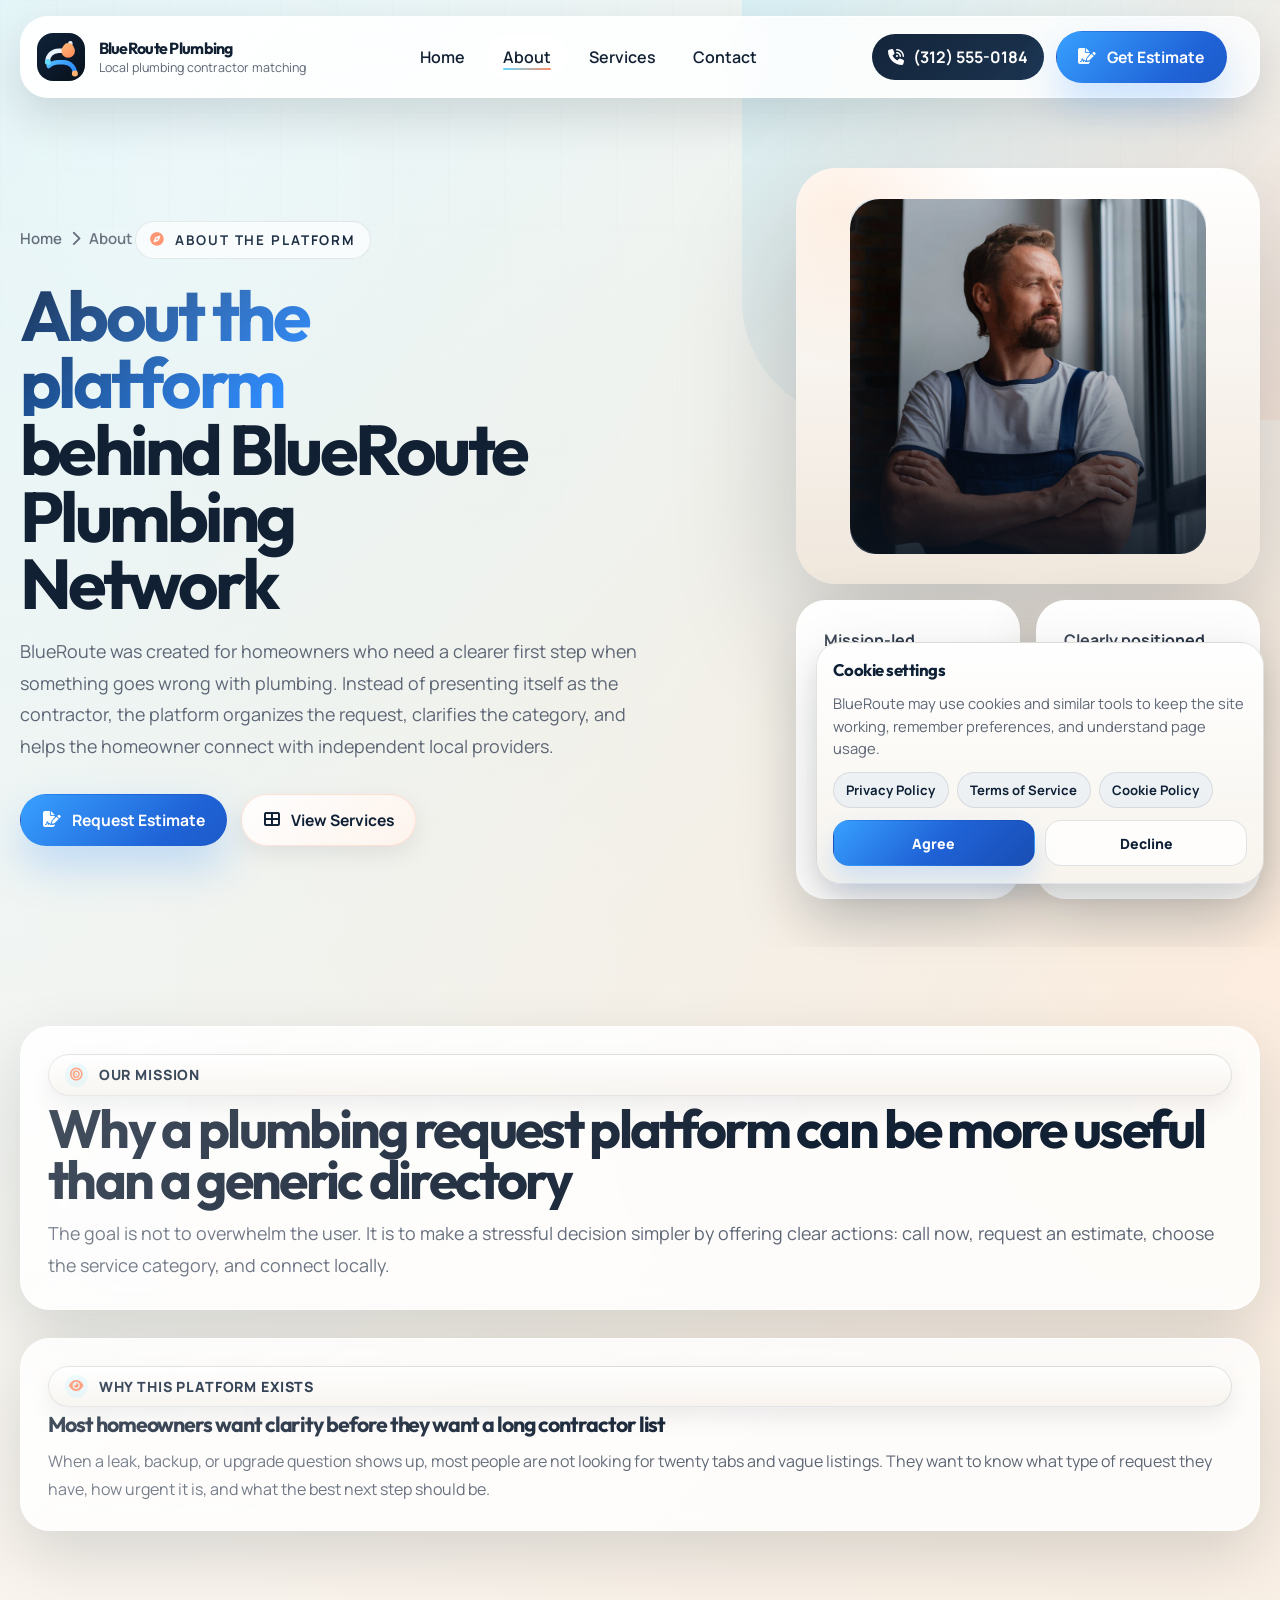
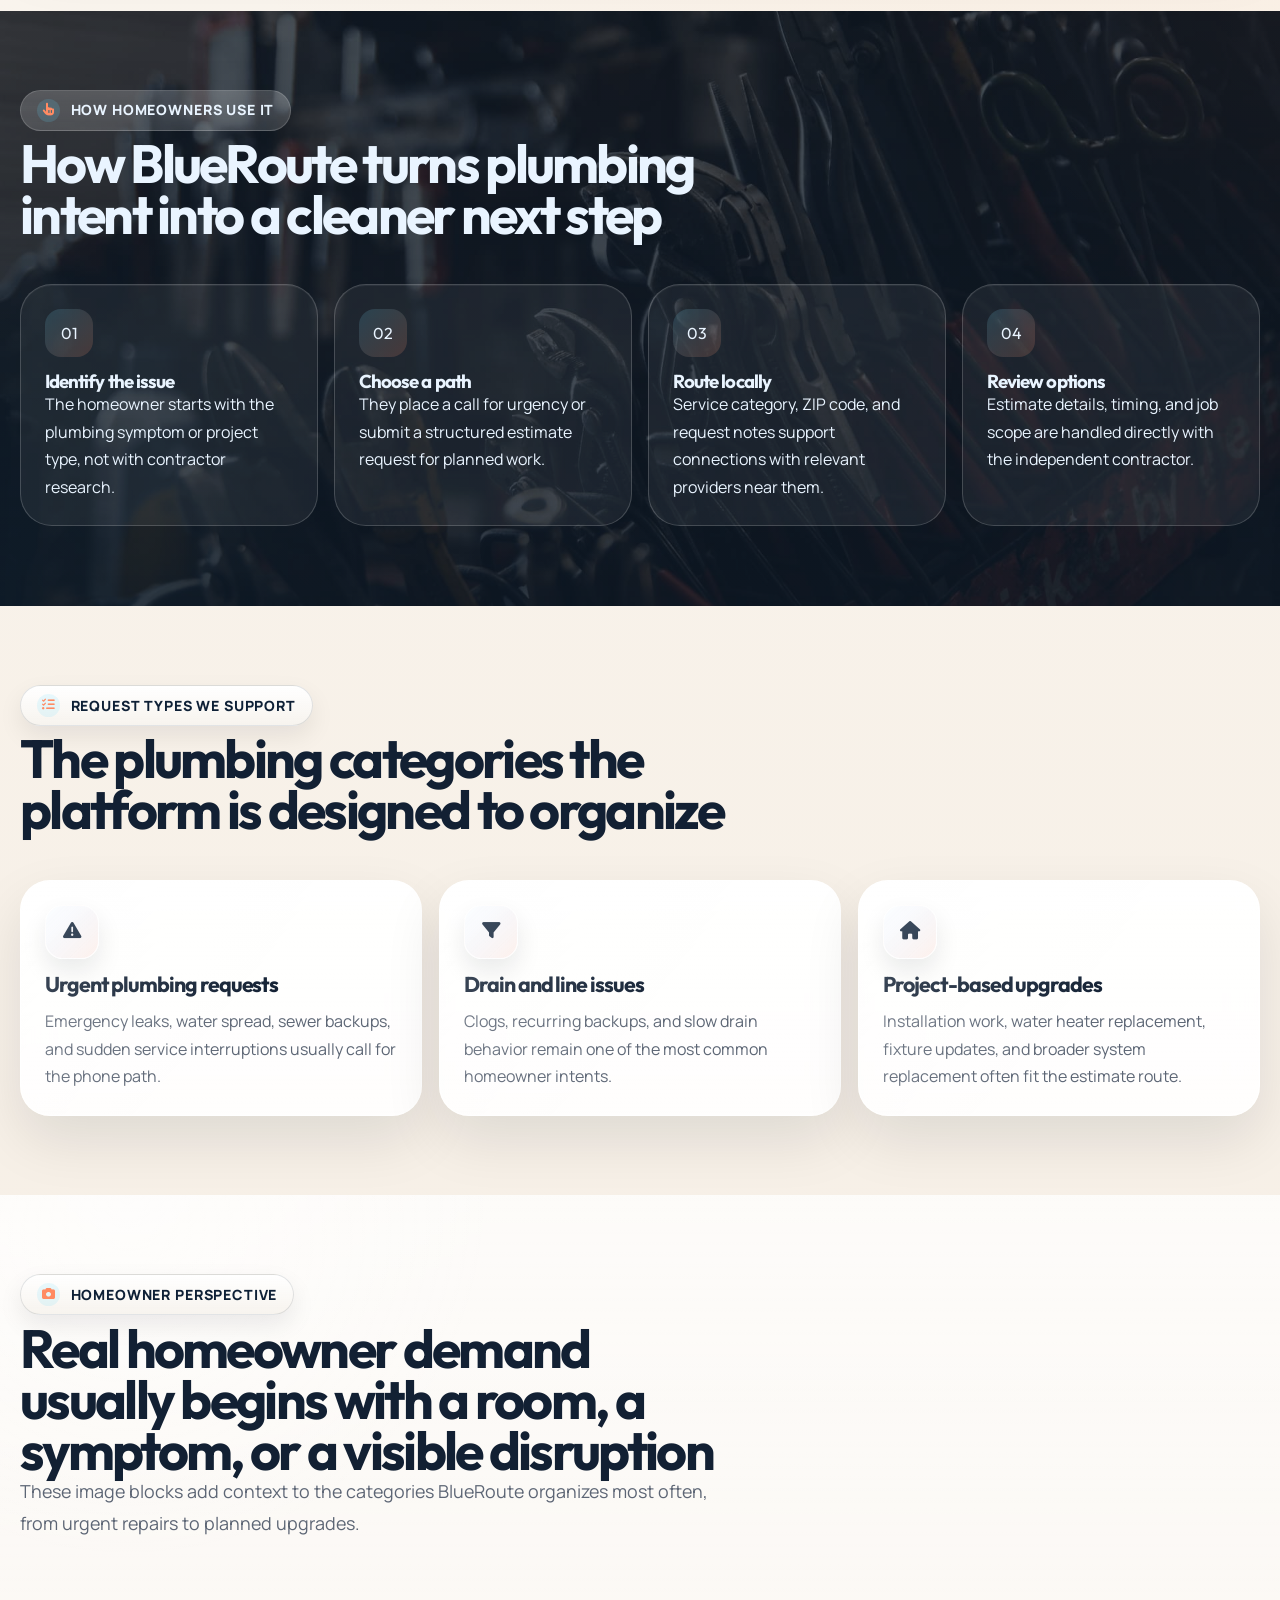
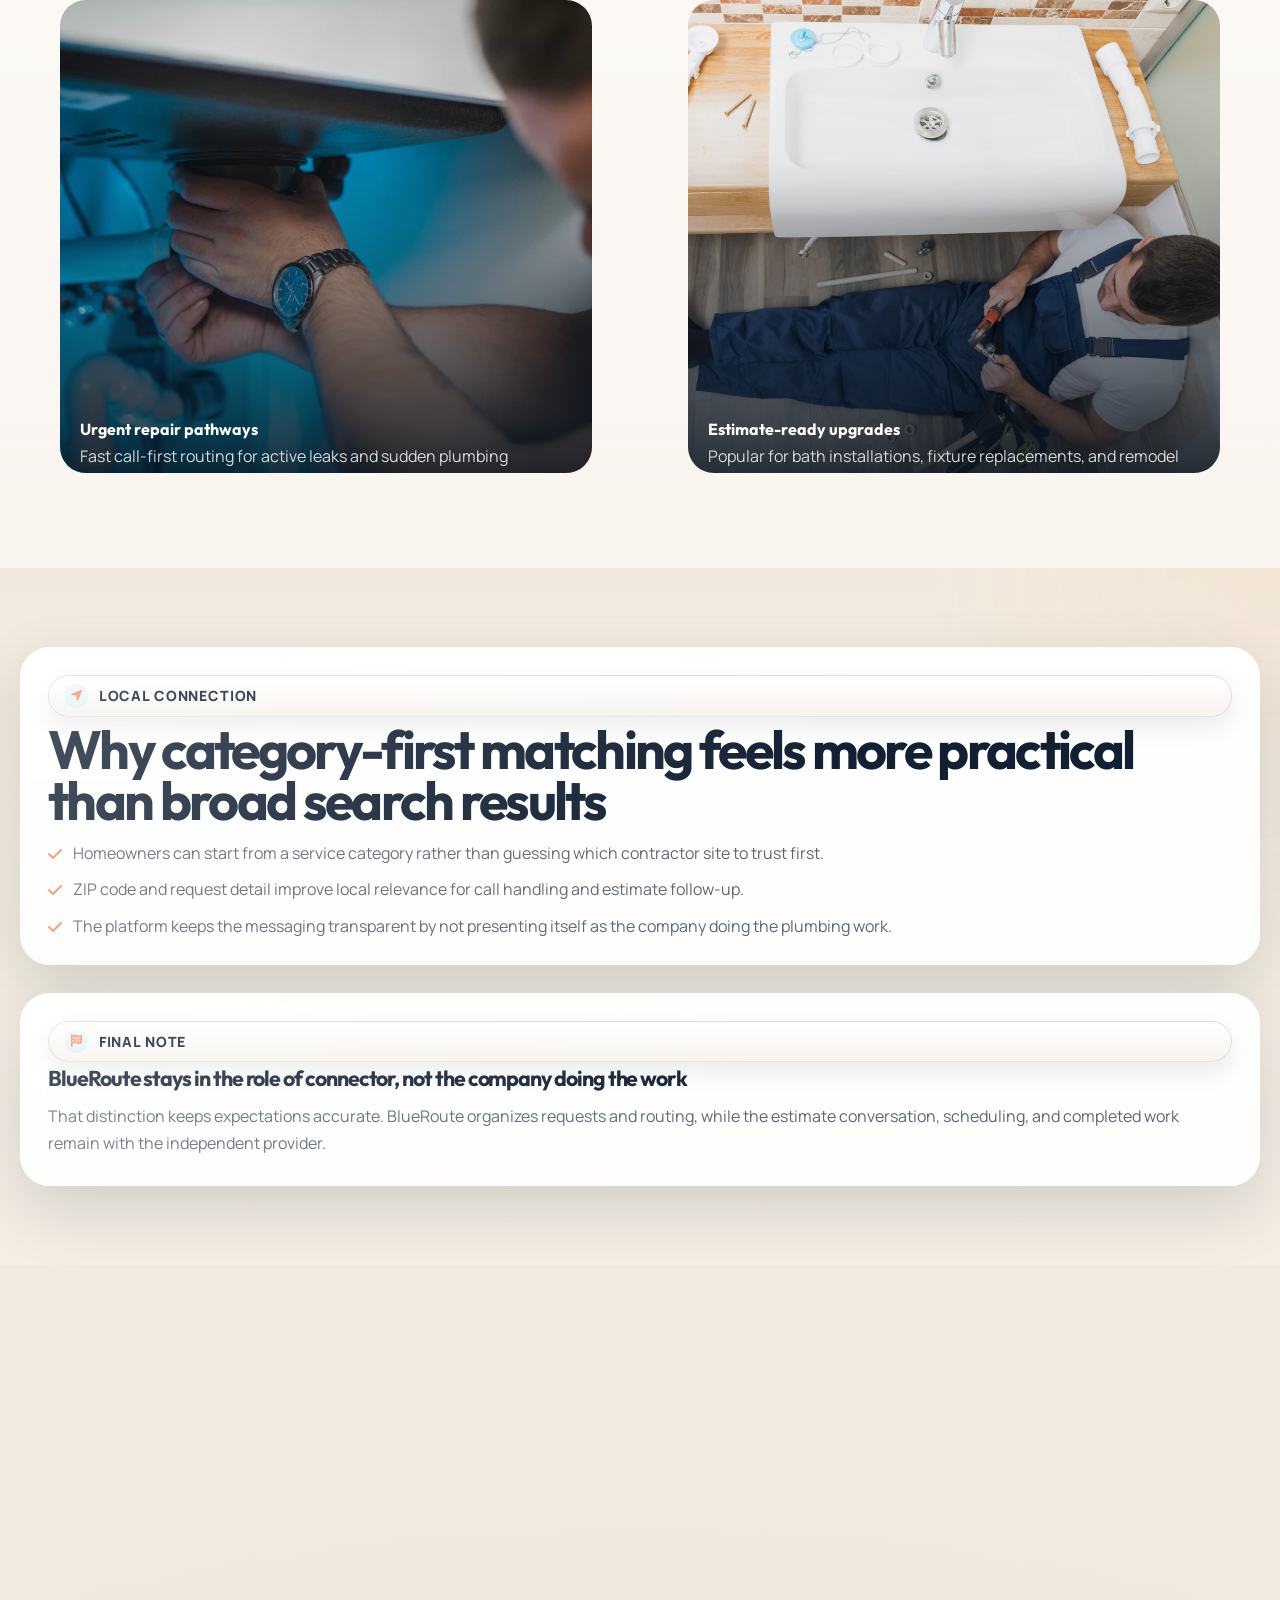
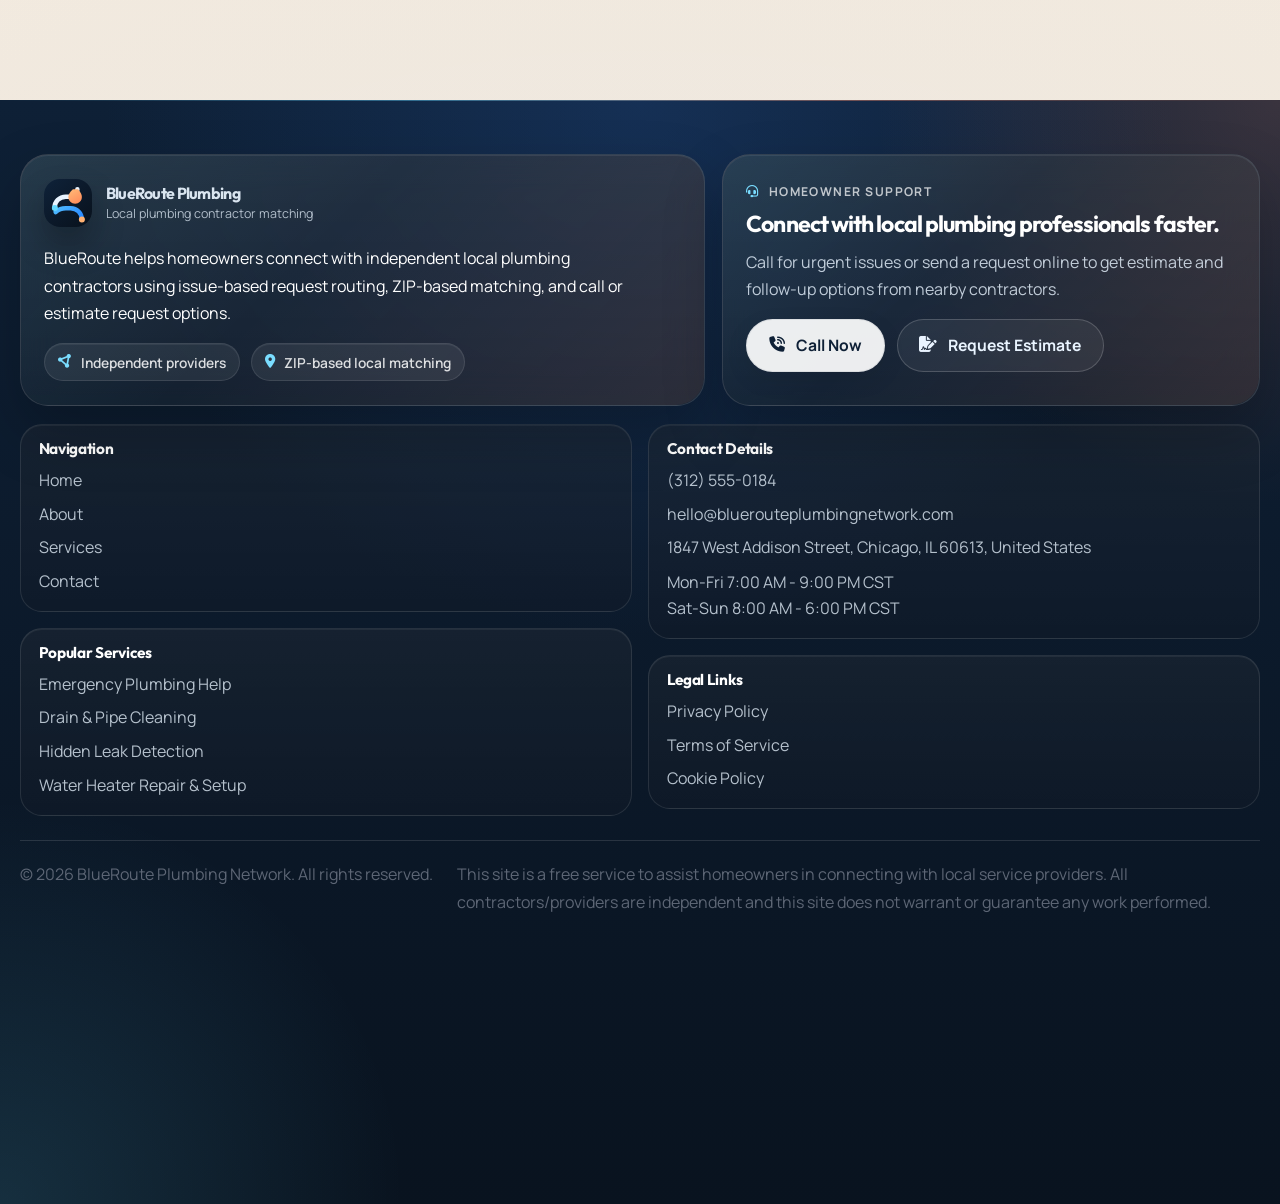
<file: about.html>
<!DOCTYPE html>
<html lang="en">
  <head>
    <meta charset="UTF-8" />
    <meta name="viewport" content="width=device-width, initial-scale=1.0" />
    <meta
      name="description"
      content="Learn how BlueRoute Plumbing Network works as a homeowner-focused plumbing request platform connecting users with local independent contractors for urgent issues, diagnostics, and estimate-led projects."
    />
    <title>About | BlueRoute Plumbing Network</title>
    <link rel="icon" type="image/svg+xml" sizes="any" href="images/icons/favicon.svg?v=3" />
    <link rel="shortcut icon" href="images/icons/favicon.svg?v=3" />
    <link rel="preconnect" href="https://fonts.googleapis.com" />
    <link rel="preconnect" href="https://fonts.gstatic.com" crossorigin />
    <link
      href="https://fonts.googleapis.com/css2?family=Manrope:wght@400;500;600;700;800&family=Outfit:wght@500;600;700;800;900&display=swap"
      rel="stylesheet"
    />
    <link
      rel="stylesheet"
      href="https://cdnjs.cloudflare.com/ajax/libs/font-awesome/6.5.2/css/all.min.css"
    />
    <link rel="stylesheet" href="css/main.css" />
    <link rel="stylesheet" href="css/about.css" />
  </head>
  <body class="about-page">
    <header class="site-header">
      <div class="container header-shell">
        <a class="brand" href="index.html" aria-label="BlueRoute Plumbing home">
          <img src="images/branding/logo-mark.svg" alt="BlueRoute Plumbing logo mark" />
          <div class="brand-text">
            <strong>BlueRoute Plumbing</strong>
            <span>Local plumbing contractor matching</span>
          </div>
        </a>
        <nav class="site-nav" aria-label="Primary navigation" data-menu>
          <div class="nav-list">
            <a class="nav-link" href="index.html">Home</a>
            <a class="nav-link is-active" href="about.html" aria-current="page">About</a>
            <a class="nav-link" href="services.html">Services</a>
            <a class="nav-link" href="contact.html">Contact</a>
          </div>
        </nav>
        <div class="header-actions">
          <a class="phone-chip" href="tel:+13125550184">
            <i class="fa-solid fa-phone-volume"></i>
            (312) 555-0184
          </a>
          <a class="btn btn--primary" href="contact.html#estimate-form">
            <i class="fa-solid fa-file-signature"></i>
            Get Estimate
          </a>
        </div>
        <button class="menu-toggle" type="button" aria-label="Open navigation menu" aria-expanded="false" data-menu-toggle>
          <span></span>
        </button>
      </div>
    </header>

    <main>
      <section class="page-hero about-hero">
        <div class="container page-hero-shell">
          <div class="page-hero-copy reveal">
            <div class="breadcrumbs">
              <a href="index.html">Home</a>
              <i class="fa-solid fa-chevron-right"></i>
              <span>About</span>
            </div>
            <span class="eyebrow"><i class="fa-solid fa-compass"></i> About The Platform</span>
            <h1><span>About the platform</span> behind BlueRoute Plumbing Network</h1>
            <p class="lede">
              BlueRoute was created for homeowners who need a clearer first step when something goes wrong with plumbing. Instead of presenting itself as the contractor, the platform organizes the request, clarifies the category, and helps the homeowner connect with independent local providers.
            </p>
            <div class="hero-actions">
              <a class="btn btn--primary" href="contact.html#estimate-form">
                <i class="fa-solid fa-file-signature"></i>
                Request Estimate
              </a>
              <a class="btn btn--secondary" href="services.html">
                <i class="fa-solid fa-table-cells-large"></i>
                View Services
              </a>
            </div>
          </div>
          <div class="about-hero-media reveal" data-delay="1">
            <div class="visual-frame">
              <div class="about-hero-collage">
                <figure class="media-tile media-tile--showcase about-hero-photo" data-overlay-link="services.html" data-overlay-label="View services">
                  <img
                    src="images/about/master-about-hero.jpg"
                    alt="Plumbing professional reviewing a residential request inside a finished home"
                    loading="eager"
                  />
                  <figcaption class="media-overlay">
                    <strong>Request-first experience</strong>
                    <span>Built to help homeowners move from plumbing concern to the right local conversation faster.</span>
                  </figcaption>
                </figure>
              </div>
            </div>
            <div class="about-side-panel">
              <div class="glass-panel floaty">
                <strong>Mission-led</strong>
                <p>Help homeowners move from plumbing concern to local provider conversation with less friction.</p>
              </div>
              <div class="glass-panel floaty floaty--delay">
                <strong>Clearly positioned</strong>
                <p>The site connects users with independent local contractors and does not present itself as the plumbing company performing the job.</p>
              </div>
            </div>
          </div>
        </div>
      </section>

      <section class="section about-mission-band">
        <div class="container split-grid">
          <article class="content-card reveal">
            <span class="section-kicker"><i class="fa-solid fa-bullseye"></i> Our Mission</span>
            <h2>Why a plumbing request platform can be more useful than a generic directory</h2>
            <p class="lede">
              The goal is not to overwhelm the user. It is to make a stressful decision simpler by offering clear actions: call now, request an estimate, choose the service category, and connect locally.
            </p>
          </article>
          <article class="content-card reveal" data-delay="1">
            <span class="section-kicker"><i class="fa-solid fa-eye"></i> Why This Platform Exists</span>
            <h3>Most homeowners want clarity before they want a long contractor list</h3>
            <p>When a leak, backup, or upgrade question shows up, most people are not looking for twenty tabs and vague listings. They want to know what type of request they have, how urgent it is, and what the best next step should be.</p>
          </article>
        </div>
      </section>

      <section class="section section--ink about-process-section">
        <div class="container">
          <div class="section-head reveal">
            <div class="section-copy">
              <span class="section-kicker"><i class="fa-solid fa-hand-pointer"></i> How Homeowners Use It</span>
              <h2>How BlueRoute turns plumbing intent into a cleaner next step</h2>
            </div>
          </div>
          <div class="process-grid">
            <article class="process-card reveal">
              <div class="step-index">01</div>
              <h3>Identify the issue</h3>
              <p>The homeowner starts with the plumbing symptom or project type, not with contractor research.</p>
            </article>
            <article class="process-card reveal" data-delay="1">
              <div class="step-index">02</div>
              <h3>Choose a path</h3>
              <p>They place a call for urgency or submit a structured estimate request for planned work.</p>
            </article>
            <article class="process-card reveal" data-delay="2">
              <div class="step-index">03</div>
              <h3>Route locally</h3>
              <p>Service category, ZIP code, and request notes support connections with relevant providers near them.</p>
            </article>
            <article class="process-card reveal" data-delay="3">
              <div class="step-index">04</div>
              <h3>Review options</h3>
              <p>Estimate details, timing, and job scope are handled directly with the independent contractor.</p>
            </article>
          </div>
        </div>
      </section>

      <section class="section">
        <div class="container">
          <div class="section-head reveal">
            <div class="section-copy">
              <span class="section-kicker"><i class="fa-solid fa-list-check"></i> Request Types We Support</span>
              <h2>The plumbing categories the platform is designed to organize</h2>
            </div>
          </div>
          <div class="benefit-grid">
            <article class="card reveal">
              <div class="icon-badge"><i class="fa-solid fa-triangle-exclamation"></i></div>
              <h3>Urgent plumbing requests</h3>
              <p>Emergency leaks, water spread, sewer backups, and sudden service interruptions usually call for the phone path.</p>
            </article>
            <article class="card reveal" data-delay="1">
              <div class="icon-badge"><i class="fa-solid fa-filter"></i></div>
              <h3>Drain and line issues</h3>
              <p>Clogs, recurring backups, and slow drain behavior remain one of the most common homeowner intents.</p>
            </article>
            <article class="card reveal" data-delay="2">
              <div class="icon-badge"><i class="fa-solid fa-house"></i></div>
              <h3>Project-based upgrades</h3>
              <p>Installation work, water heater replacement, fixture updates, and broader system replacement often fit the estimate route.</p>
            </article>
          </div>
        </div>
      </section>

      <section class="section section--light">
        <div class="container">
          <div class="section-head reveal">
            <div class="section-copy">
              <span class="section-kicker"><i class="fa-solid fa-camera"></i> Homeowner Perspective</span>
              <h2>Real homeowner demand usually begins with a room, a symptom, or a visible disruption</h2>
              <p class="lede">These image blocks add context to the categories BlueRoute organizes most often, from urgent repairs to planned upgrades.</p>
            </div>
          </div>
          <div class="photo-showcase-grid photo-showcase-grid--dual">
            <figure class="media-tile media-tile--showcase reveal" data-overlay-link="service-pages/emergency-plumbing-help.html" data-overlay-label="Open request path">
              <img
                src="images/about/master-repeir.jpg"
                alt="Plumbing technician handling a repair inside a home"
                loading="lazy"
              />
              <figcaption class="media-overlay">
                <strong>Urgent repair pathways</strong>
                <span>Fast call-first routing for active leaks and sudden plumbing disruption.</span>
              </figcaption>
            </figure>
            <figure class="media-tile media-tile--showcase reveal" data-delay="1" data-overlay-link="service-pages/plumbing-installation.html" data-overlay-label="Open request path">
              <img
                src="images/about/sanitary-technician.jpg"
                alt="Sanitary technician working on a residential plumbing installation"
                loading="lazy"
              />
              <figcaption class="media-overlay">
                <strong>Estimate-ready upgrades</strong>
                <span>Popular for bath installations, fixture replacements, and remodel scope discussions.</span>
              </figcaption>
            </figure>
          </div>
        </div>
      </section>

      <section class="section section--sand">
        <div class="container split-grid">
          <article class="content-card reveal">
            <span class="section-kicker"><i class="fa-solid fa-location-arrow"></i> Local Connection</span>
            <h2>Why category-first matching feels more practical than broad search results</h2>
            <ul class="stack-list" style="margin-top: 1rem">
              <li><i class="fa-solid fa-check"></i><span>Homeowners can start from a service category rather than guessing which contractor site to trust first.</span></li>
              <li><i class="fa-solid fa-check"></i><span>ZIP code and request detail improve local relevance for call handling and estimate follow-up.</span></li>
              <li><i class="fa-solid fa-check"></i><span>The platform keeps the messaging transparent by not presenting itself as the company doing the plumbing work.</span></li>
            </ul>
          </article>
          <article class="content-card reveal" data-delay="1">
            <span class="section-kicker"><i class="fa-solid fa-flag-checkered"></i> Final Note</span>
            <h3>BlueRoute stays in the role of connector, not the company doing the work</h3>
            <p>That distinction keeps expectations accurate. BlueRoute organizes requests and routing, while the estimate conversation, scheduling, and completed work remain with the independent provider.</p>
          </article>
        </div>
      </section>

      <section class="section">
        <div class="container">
          <div class="cta-band reveal">
            <div class="cta-grid">
              <div>
                <span class="eyebrow"><i class="fa-solid fa-arrow-right-long"></i> Next Step</span>
                <h2>Use BlueRoute when you need a better starting point for a plumbing issue</h2>
                <p class="lede">Browse the right category, place a call for urgency, or submit a detailed request to connect with local independent contractors.</p>
              </div>
              <div class="inline-actions">
                <a class="btn btn--light" href="tel:+13125550184">
                  <i class="fa-solid fa-phone-volume"></i>
                  Call Now
                </a>
                <a class="btn btn--ghost" href="contact.html#estimate-form">
                  <i class="fa-solid fa-file-signature"></i>
                  Request Estimate
                </a>
              </div>
            </div>
          </div>
        </div>
      </section>
    </main>

    <footer class="site-footer">
      <div class="container footer-callout">
        <div class="footer-panel">
          <a class="brand" href="index.html" aria-label="BlueRoute Plumbing home">
            <img src="images/branding/logo-mark.svg" alt="BlueRoute Plumbing logo mark" />
            <div class="brand-text">
              <strong>BlueRoute Plumbing</strong>
              <span>Local plumbing contractor matching</span>
            </div>
          </a>
          <p class="footer-brand-copy">
            BlueRoute helps homeowners connect with independent local plumbing contractors using issue-based request routing, ZIP-based matching, and call or estimate request options.
          </p>
          <div class="footer-tag-row">
            <span class="footer-tag"><i class="fa-solid fa-circle-nodes"></i> Independent providers</span>
            <span class="footer-tag"><i class="fa-solid fa-location-dot"></i> ZIP-based local matching</span>
          </div>
        </div>
        <div class="footer-panel">
          <span class="footer-kicker"><i class="fa-solid fa-headset"></i> Homeowner Support</span>
          <h3 class="footer-action-title">Connect with local plumbing professionals faster.</h3>
          <p class="footer-action-copy">
            Call for urgent issues or send a request online to get estimate and follow-up options from nearby contractors.
          </p>
          <div class="footer-action-row">
            <a class="btn btn--light" href="tel:+13125550184"><i class="fa-solid fa-phone-volume"></i>Call Now</a>
            <a class="btn btn--ghost" href="contact.html#estimate-form"><i class="fa-solid fa-file-signature"></i>Request Estimate</a>
          </div>
        </div>
      </div>
      <div class="container footer-grid">
        <div class="footer-column">
          <div class="footer-group">
            <h3 class="footer-title">Navigation</h3>
            <div class="footer-links">
              <a href="index.html">Home</a>
              <a href="about.html">About</a>
              <a href="services.html">Services</a>
              <a href="contact.html">Contact</a>
            </div>
          </div>
          <div class="footer-group">
            <h3 class="footer-title">Popular Services</h3>
            <div class="footer-links">
              <a href="service-pages/emergency-plumbing-help.html">Emergency Plumbing Help</a>
              <a href="service-pages/drain-pipe-cleaning.html">Drain &amp; Pipe Cleaning</a>
              <a href="service-pages/hidden-leak-detection.html">Hidden Leak Detection</a>
              <a href="service-pages/water-heater-repair-setup.html">Water Heater Repair &amp; Setup</a>
            </div>
          </div>
        </div>
        <div class="footer-column">
          <div class="footer-group">
            <h3 class="footer-title">Contact Details</h3>
            <div class="footer-links">
              <a href="tel:+13125550184">(312) 555-0184</a>
              <a href="mailto:hello@bluerouteplumbingnetwork.com">hello@bluerouteplumbingnetwork.com</a>
              <p>1847 West Addison Street, Chicago, IL 60613, United States</p>
              <p>Mon-Fri 7:00 AM - 9:00 PM CST<br />Sat-Sun 8:00 AM - 6:00 PM CST</p>
            </div>
          </div>
          <div class="footer-group">
            <h3 class="footer-title">Legal Links</h3>
            <div class="footer-links">
              <a href="privacy-policy.html">Privacy Policy</a>
              <a href="terms-of-service.html">Terms of Service</a>
              <a href="cookie-policy.html">Cookie Policy</a>
            </div>
          </div>
        </div>
      </div>
      <div class="container footer-bottom">
        <p>&copy; <span data-year></span> BlueRoute Plumbing Network. All rights reserved.</p>
        <p>
          This site is a free service to assist homeowners in connecting with local service providers. All contractors/providers are independent and this site does not warrant or guarantee any work performed.
        </p>
      </div>
    </footer>

    <script src="js/mobile-menu.js" defer></script>
    <script src="js/faq.js" defer></script>
    <script src="js/form-validation.js" defer></script>
    <script src="js/animations.js" defer></script>
    <script src="js/counters.js" defer></script>
    <script src="js/main.js" defer></script>
  </body>
</html>
</file>
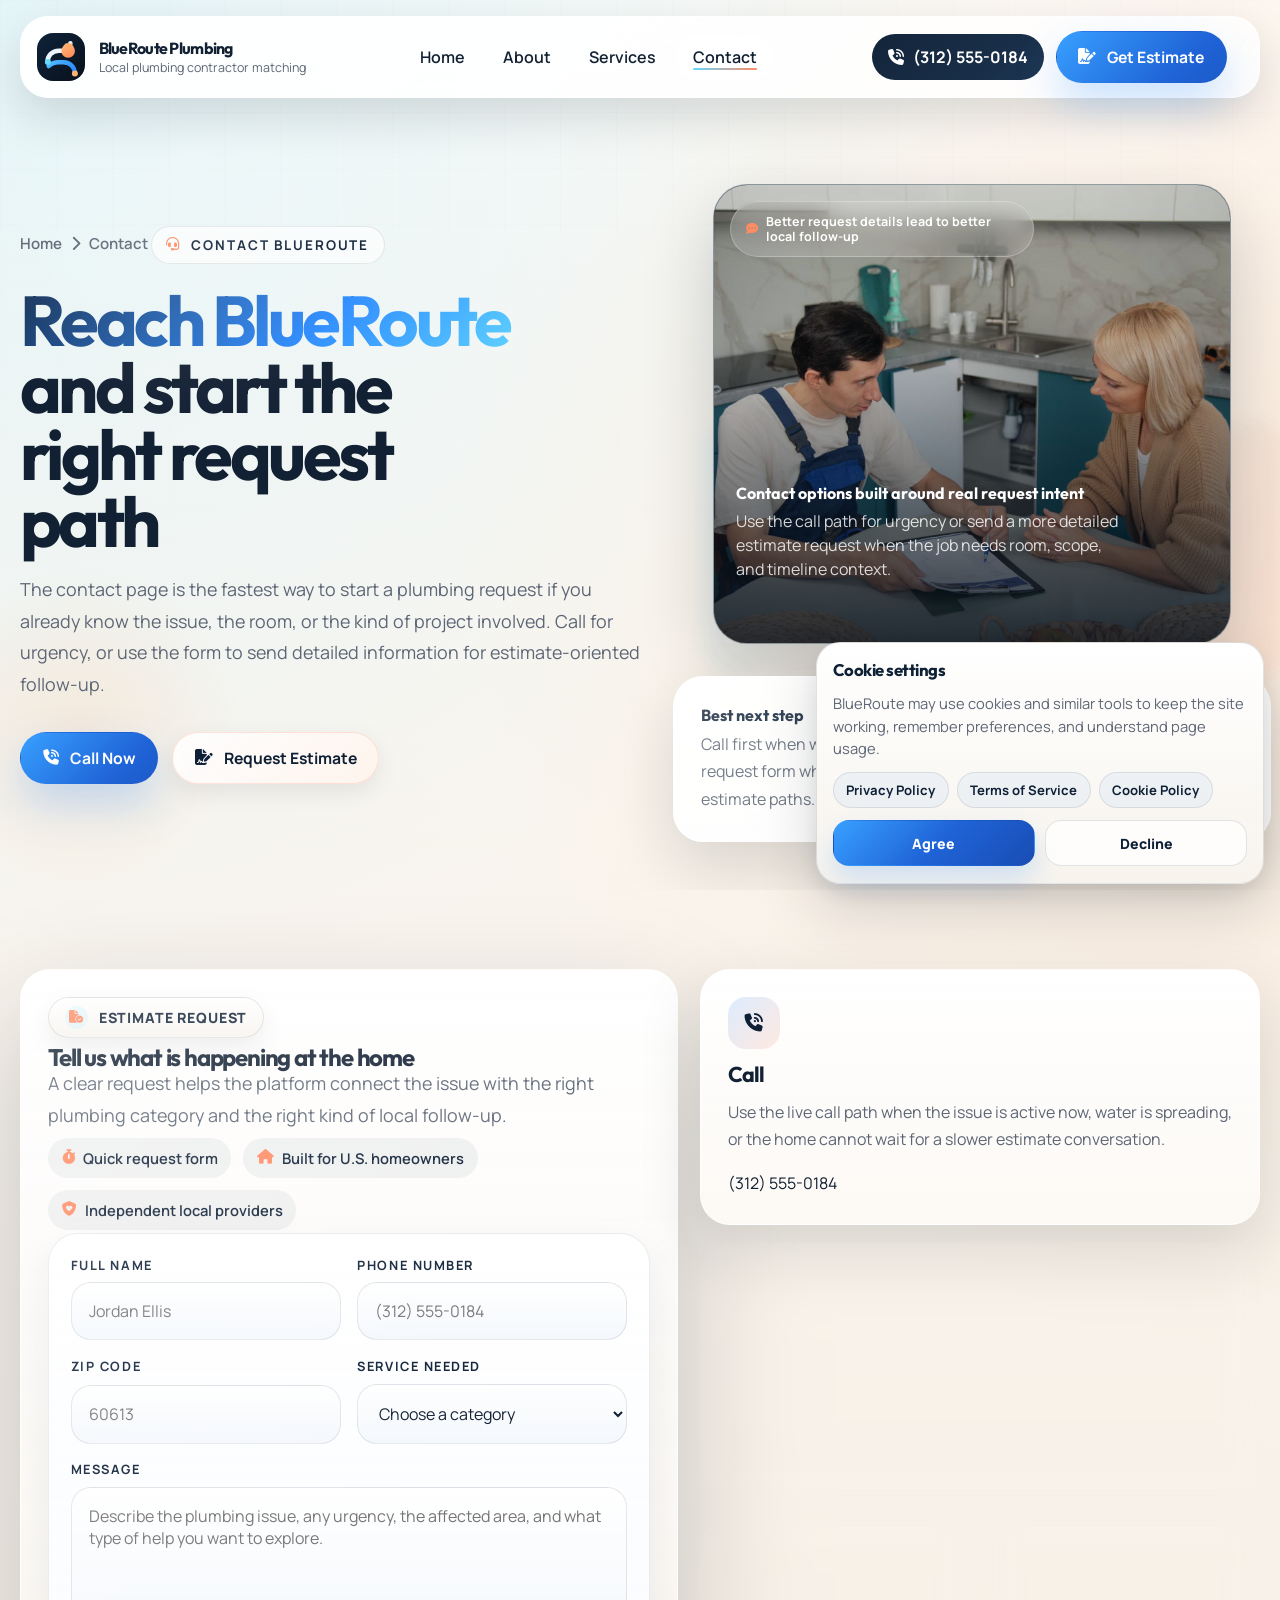
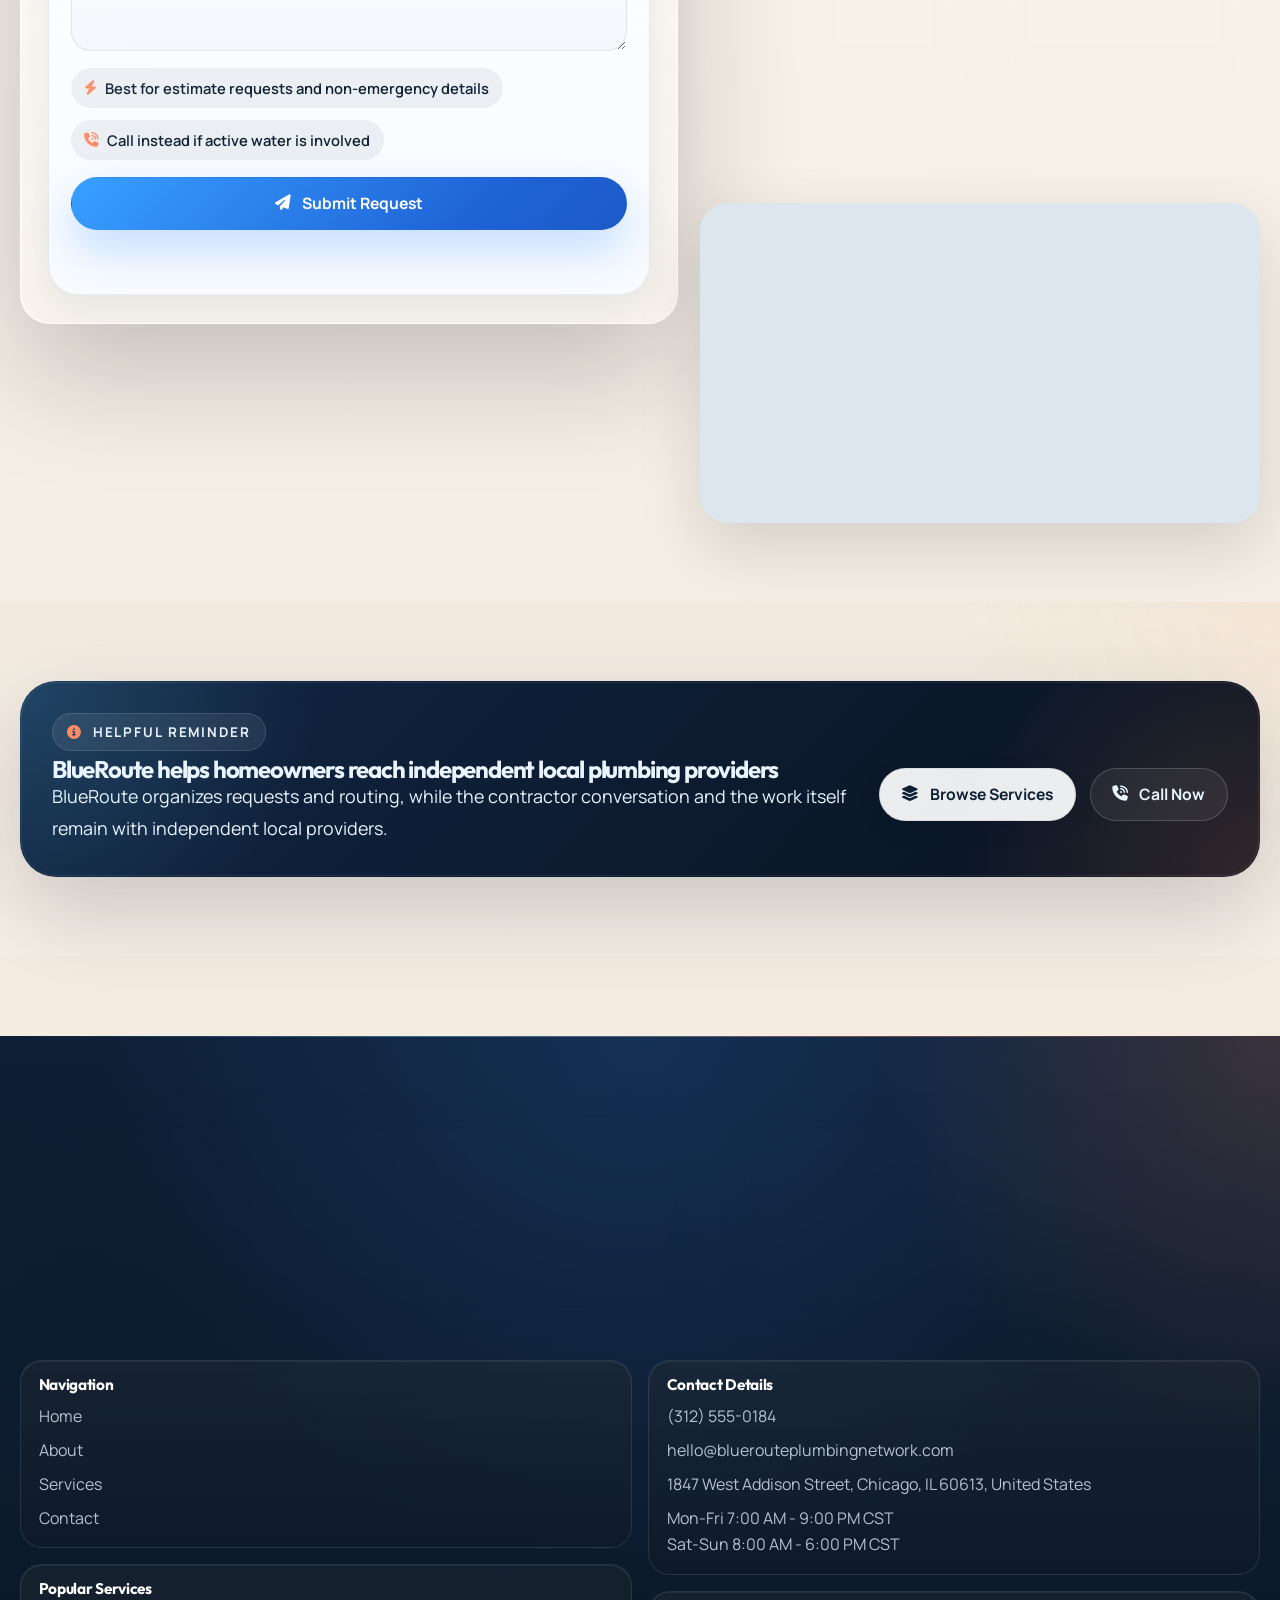
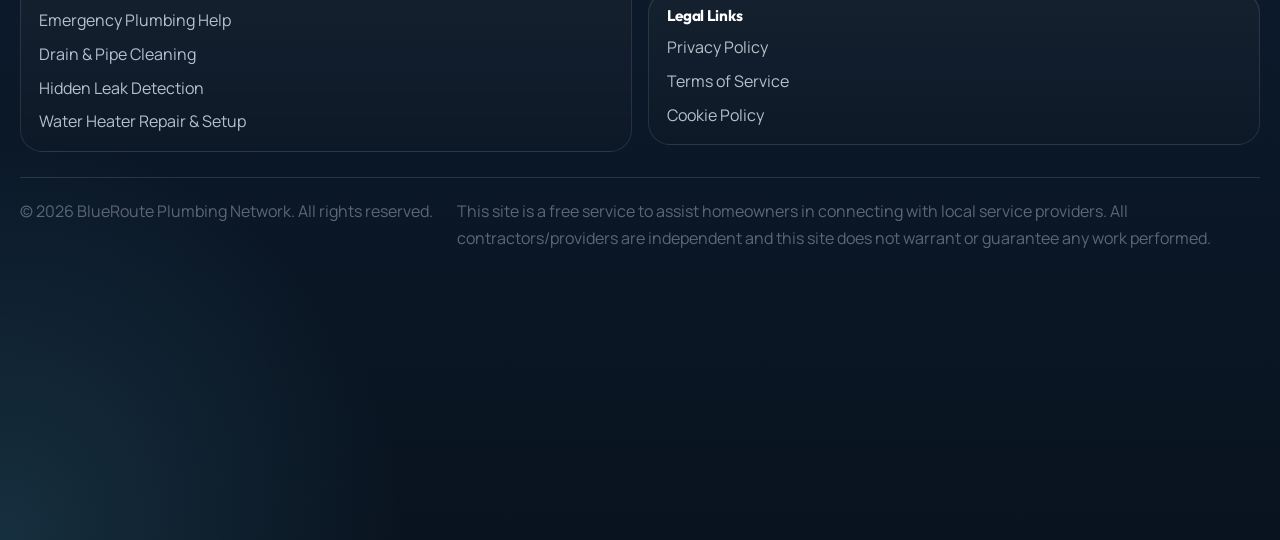
<file: contact.html>
<!DOCTYPE html>
<html lang="en">
  <head>
    <meta charset="UTF-8" />
    <meta name="viewport" content="width=device-width, initial-scale=1.0" />
    <meta
      name="description"
      content="Contact BlueRoute Plumbing Network to place a call, submit a plumbing estimate request, or get help choosing the category that best fits your home’s plumbing issue."
    />
    <title>Contact | BlueRoute Plumbing Network</title>
    <link rel="icon" type="image/svg+xml" sizes="any" href="images/icons/favicon.svg?v=3" />
    <link rel="shortcut icon" href="images/icons/favicon.svg?v=3" />
    <link rel="preconnect" href="https://fonts.googleapis.com" />
    <link rel="preconnect" href="https://fonts.gstatic.com" crossorigin />
    <link
      href="https://fonts.googleapis.com/css2?family=Manrope:wght@400;500;600;700;800&family=Outfit:wght@500;600;700;800;900&display=swap"
      rel="stylesheet"
    />
    <link
      rel="stylesheet"
      href="https://cdnjs.cloudflare.com/ajax/libs/font-awesome/6.5.2/css/all.min.css"
    />
    <link rel="stylesheet" href="css/main.css" />
    <link rel="stylesheet" href="css/contact.css" />
  </head>
  <body class="contact-page">
    <header class="site-header">
      <div class="container header-shell">
        <a class="brand" href="index.html" aria-label="BlueRoute Plumbing home">
          <img src="images/branding/logo-mark.svg" alt="BlueRoute Plumbing logo mark" />
          <div class="brand-text">
            <strong>BlueRoute Plumbing</strong>
            <span>Local plumbing contractor matching</span>
          </div>
        </a>
        <nav class="site-nav" aria-label="Primary navigation" data-menu>
          <div class="nav-list">
            <a class="nav-link" href="index.html">Home</a>
            <a class="nav-link" href="about.html">About</a>
            <a class="nav-link" href="services.html">Services</a>
            <a class="nav-link is-active" href="contact.html" aria-current="page">Contact</a>
          </div>
        </nav>
        <div class="header-actions">
          <a class="phone-chip" href="tel:+13125550184">
            <i class="fa-solid fa-phone-volume"></i>
            (312) 555-0184
          </a>
          <a class="btn btn--primary" href="#estimate-form">
            <i class="fa-solid fa-file-signature"></i>
            Get Estimate
          </a>
        </div>
        <button class="menu-toggle" type="button" aria-label="Open navigation menu" aria-expanded="false" data-menu-toggle>
          <span></span>
        </button>
      </div>
    </header>

    <main>
      <section class="page-hero contact-hero">
        <div class="container page-hero-shell">
          <div class="page-hero-copy reveal">
            <div class="breadcrumbs">
              <a href="index.html">Home</a>
              <i class="fa-solid fa-chevron-right"></i>
              <span>Contact</span>
            </div>
            <span class="eyebrow"><i class="fa-solid fa-headset"></i> Contact BlueRoute</span>
            <h1><span>Reach BlueRoute</span> and start the right request path</h1>
            <p class="lede">
              The contact page is the fastest way to start a plumbing request if you already know the issue, the room, or the kind of project involved. Call for urgency, or use the form to send detailed information for estimate-oriented follow-up.
            </p>
            <div class="hero-actions">
              <a class="btn btn--primary" href="tel:+13125550184">
                <i class="fa-solid fa-phone-volume"></i>
                Call Now
              </a>
              <a class="btn btn--secondary" href="#estimate-form">
                <i class="fa-solid fa-file-signature"></i>
                Request Estimate
              </a>
            </div>
          </div>
          <div class="contact-hero-media reveal" data-delay="1">
            <div class="contact-hero-stage">
              <figure class="media-tile media-tile--showcase contact-hero-photo" data-overlay-link="contact.html#estimate-form" data-overlay-label="Open form">
                <img
                  src="images/service-pages/male-plumber-with-client.jpg"
                  alt="Plumber speaking with a homeowner during a residential service visit"
                  loading="eager"
                />
                <span class="contact-hero-chip">
                  <i class="fa-solid fa-comment-dots"></i>
                  Better request details lead to better local follow-up
                </span>
                <figcaption class="media-overlay">
                  <strong>Contact options built around real request intent</strong>
                  <span>Use the call path for urgency or send a more detailed estimate request when the job needs room, scope, and timeline context.</span>
                </figcaption>
              </figure>
            </div>
            <div class="glass-panel contact-hero-note floaty">
              <strong>Best next step</strong>
              <p>Call first when water is active or the situation feels urgent. Use the request form when you want to explain the issue in more detail or compare estimate paths.</p>
            </div>
          </div>
        </div>
      </section>

      <section class="section">
        <div class="container contact-grid">
          <article class="form-card contact-form-card reveal" id="estimate-form">
            <div class="section-copy">
              <span class="section-kicker"><i class="fa-solid fa-file-circle-check"></i> Estimate Request</span>
              <h2>Tell us what is happening at the home</h2>
              <p class="lede">A clear request helps the platform connect the issue with the right plumbing category and the right kind of local follow-up.</p>
            </div>
            <div class="form-note-row">
              <span class="form-note-chip"><i class="fa-solid fa-stopwatch"></i> Quick request form</span>
              <span class="form-note-chip"><i class="fa-solid fa-house"></i> Built for U.S. homeowners</span>
              <span class="form-note-chip"><i class="fa-solid fa-shield-heart"></i> Independent local providers</span>
            </div>
            <form class="lead-form lead-form--panel" data-form novalidate>
              <div class="form-grid">
                <div class="field">
                  <label for="contact-full-name">Full Name</label>
                  <input id="contact-full-name" name="full_name" type="text" placeholder="Jordan Ellis" />
                </div>
                <div class="field">
                  <label for="contact-phone-number">Phone Number</label>
                  <input id="contact-phone-number" name="phone_number" type="tel" placeholder="(312) 555-0184" />
                </div>
                <div class="field">
                  <label for="contact-zip-code">ZIP Code</label>
                  <input id="contact-zip-code" name="zip_code" type="text" placeholder="60613" />
                </div>
                <div class="field">
                  <label for="contact-service-needed">Service Needed</label>
                  <select id="contact-service-needed" name="service_needed">
                    <option value="">Choose a category</option>
                    <option>Emergency Plumbing Help</option>
                    <option>Drain &amp; Pipe Cleaning</option>
                    <option>Plumbing Installation Solutions</option>
                    <option>Plumbing System Replacement</option>
                    <option>Leak Detection Services</option>
                    <option>Water Heater Repair &amp; Setup</option>
                    <option>Toilet Repair &amp; Installation</option>
                    <option>Faucet &amp; Fixture Upgrades</option>
                  </select>
                </div>
                <div class="field field--full">
                  <label for="contact-message">Message</label>
                  <textarea
                    id="contact-message"
                    name="message"
                    placeholder="Describe the plumbing issue, any urgency, the affected area, and what type of help you want to explore."
                  ></textarea>
                </div>
              </div>
              <div class="form-meta-row">
                <span><i class="fa-solid fa-bolt"></i> Best for estimate requests and non-emergency details</span>
                <span><i class="fa-solid fa-phone-volume"></i> Call instead if active water is involved</span>
              </div>
              <button class="btn btn--primary btn--block" type="submit">
                <i class="fa-solid fa-paper-plane"></i>
                Submit Request
              </button>
              <p class="form-status" role="status" aria-live="polite"></p>
            </form>
          </article>

          <div class="mini-grid">
            <article class="contact-card reveal" data-delay="1">
              <div class="contact-card-badge"><i class="fa-solid fa-phone-volume"></i></div>
              <h3>Call</h3>
              <p>Use the live call path when the issue is active now, water is spreading, or the home cannot wait for a slower estimate conversation.</p>
              <p class="meta-line" style="margin-top: 1rem"><a href="tel:+13125550184">(312) 555-0184</a></p>
            </article>
            <article class="contact-card reveal" data-delay="2">
              <div class="contact-card-badge"><i class="fa-solid fa-envelope-open-text"></i></div>
              <h3>Email</h3>
              <p>If you are deciding between categories or want to explain the situation in writing first, email is a simple secondary contact option.</p>
              <p class="meta-line" style="margin-top: 1rem"><a href="mailto:hello@bluerouteplumbingnetwork.com">hello@bluerouteplumbingnetwork.com</a></p>
            </article>
            <div class="contact-method-grid">
              <article class="contact-card reveal">
                <div class="contact-card-badge"><i class="fa-solid fa-clock"></i></div>
                <h3>Hours</h3>
                <p>Mon-Fri 7:00 AM - 9:00 PM CST<br />Sat-Sun 8:00 AM - 6:00 PM CST</p>
              </article>
              <article class="contact-card reveal" data-delay="1">
                <div class="contact-card-badge"><i class="fa-solid fa-location-dot"></i></div>
                <h3>Address</h3>
                <p>1847 West Addison Street<br />Chicago, IL 60613<br />United States</p>
              </article>
            </div>
            <div class="contact-map-embed" aria-label="BlueRoute Plumbing location in Chicago, Illinois">
              <iframe
                title="Map showing 1847 West Addison Street, Chicago, Illinois"
                src="https://www.google.com/maps?q=1847+West+Addison+Street,+Chicago,+IL+60613&output=embed"
                loading="lazy"
                referrerpolicy="no-referrer-when-downgrade"
              ></iframe>
            </div>
          </div>
        </div>
      </section>

      <section class="section section--sand">
        <div class="container">
          <div class="cta-band reveal">
            <div class="cta-grid">
              <div>
                <span class="eyebrow"><i class="fa-solid fa-circle-info"></i> Helpful Reminder</span>
                <h2>BlueRoute helps homeowners reach independent local plumbing providers</h2>
                <p class="lede">BlueRoute organizes requests and routing, while the contractor conversation and the work itself remain with independent local providers.</p>
              </div>
              <div class="inline-actions">
                <a class="btn btn--light" href="services.html">
                  <i class="fa-solid fa-layer-group"></i>
                  Browse Services
                </a>
                <a class="btn btn--ghost" href="tel:+13125550184">
                  <i class="fa-solid fa-phone-volume"></i>
                  Call Now
                </a>
              </div>
            </div>
          </div>
        </div>
      </section>
    </main>

    <footer class="site-footer">
      <div class="container footer-callout">
        <div class="footer-panel">
          <a class="brand" href="index.html" aria-label="BlueRoute Plumbing home">
            <img src="images/branding/logo-mark.svg" alt="BlueRoute Plumbing logo mark" />
            <div class="brand-text">
              <strong>BlueRoute Plumbing</strong>
              <span>Local plumbing contractor matching</span>
            </div>
          </a>
          <p class="footer-brand-copy">
            BlueRoute helps homeowners connect with independent local plumbing contractors using issue-based request routing, ZIP-based matching, and call or estimate request options.
          </p>
          <div class="footer-tag-row">
            <span class="footer-tag"><i class="fa-solid fa-circle-nodes"></i> Independent providers</span>
            <span class="footer-tag"><i class="fa-solid fa-location-dot"></i> ZIP-based local matching</span>
          </div>
        </div>
        <div class="footer-panel">
          <span class="footer-kicker"><i class="fa-solid fa-headset"></i> Homeowner Support</span>
          <h3 class="footer-action-title">Connect with local plumbing professionals faster.</h3>
          <p class="footer-action-copy">
            Call for urgent issues or send a request online to get estimate and follow-up options from nearby contractors.
          </p>
          <div class="footer-action-row">
            <a class="btn btn--light" href="tel:+13125550184"><i class="fa-solid fa-phone-volume"></i>Call Now</a>
            <a class="btn btn--ghost" href="contact.html#estimate-form"><i class="fa-solid fa-file-signature"></i>Request Estimate</a>
          </div>
        </div>
      </div>
      <div class="container footer-grid">
        <div class="footer-column">
          <div class="footer-group">
            <h3 class="footer-title">Navigation</h3>
            <div class="footer-links">
              <a href="index.html">Home</a>
              <a href="about.html">About</a>
              <a href="services.html">Services</a>
              <a href="contact.html">Contact</a>
            </div>
          </div>
          <div class="footer-group">
            <h3 class="footer-title">Popular Services</h3>
            <div class="footer-links">
              <a href="service-pages/emergency-plumbing-help.html">Emergency Plumbing Help</a>
              <a href="service-pages/drain-pipe-cleaning.html">Drain &amp; Pipe Cleaning</a>
              <a href="service-pages/hidden-leak-detection.html">Hidden Leak Detection</a>
              <a href="service-pages/water-heater-repair-setup.html">Water Heater Repair &amp; Setup</a>
            </div>
          </div>
        </div>
        <div class="footer-column">
          <div class="footer-group">
            <h3 class="footer-title">Contact Details</h3>
            <div class="footer-links">
              <a href="tel:+13125550184">(312) 555-0184</a>
              <a href="mailto:hello@bluerouteplumbingnetwork.com">hello@bluerouteplumbingnetwork.com</a>
              <p>1847 West Addison Street, Chicago, IL 60613, United States</p>
              <p>Mon-Fri 7:00 AM - 9:00 PM CST<br />Sat-Sun 8:00 AM - 6:00 PM CST</p>
            </div>
          </div>
          <div class="footer-group">
            <h3 class="footer-title">Legal Links</h3>
            <div class="footer-links">
              <a href="privacy-policy.html">Privacy Policy</a>
              <a href="terms-of-service.html">Terms of Service</a>
              <a href="cookie-policy.html">Cookie Policy</a>
            </div>
          </div>
        </div>
      </div>
      <div class="container footer-bottom">
        <p>&copy; <span data-year></span> BlueRoute Plumbing Network. All rights reserved.</p>
        <p>
          This site is a free service to assist homeowners in connecting with local service providers. All contractors/providers are independent and this site does not warrant or guarantee any work performed.
        </p>
      </div>
    </footer>

    <script src="js/mobile-menu.js" defer></script>
    <script src="js/faq.js" defer></script>
    <script src="js/form-validation.js" defer></script>
    <script src="js/animations.js" defer></script>
    <script src="js/counters.js" defer></script>
    <script src="js/main.js" defer></script>
  </body>
</html>
</file>
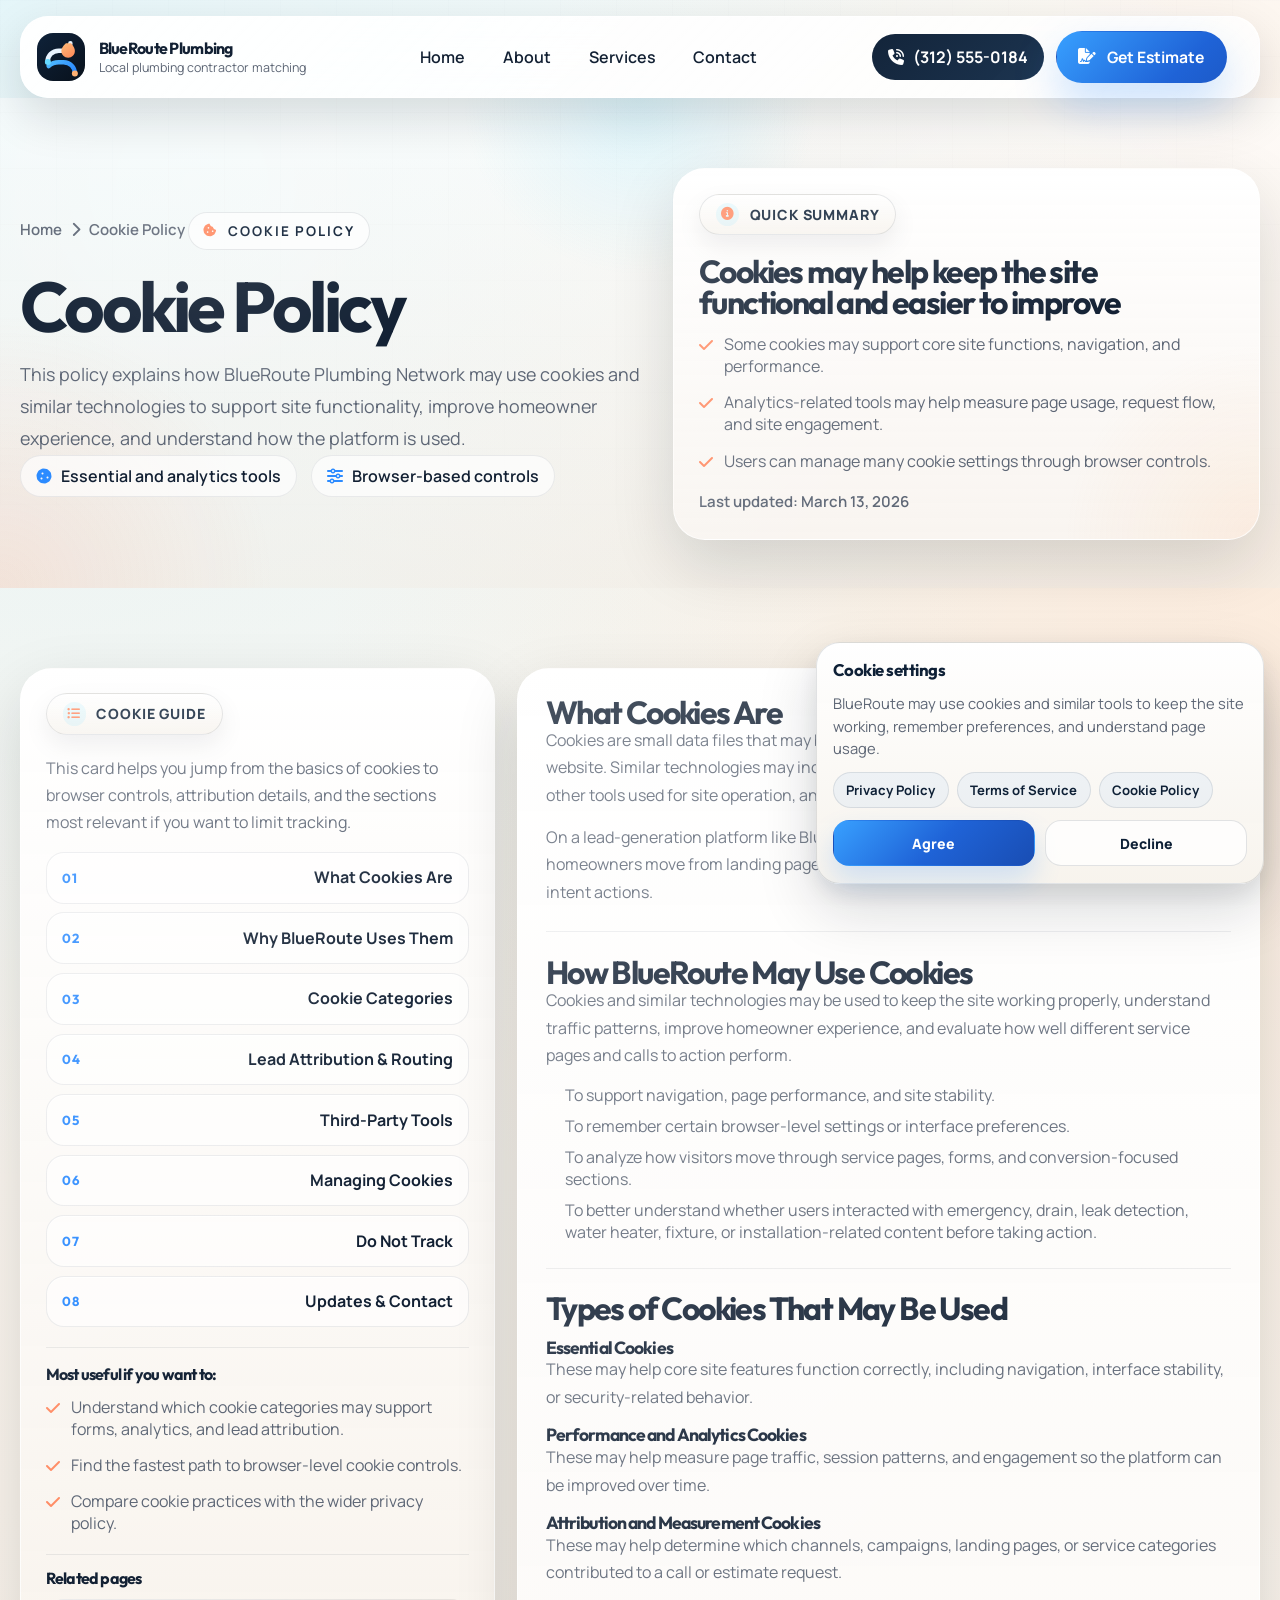
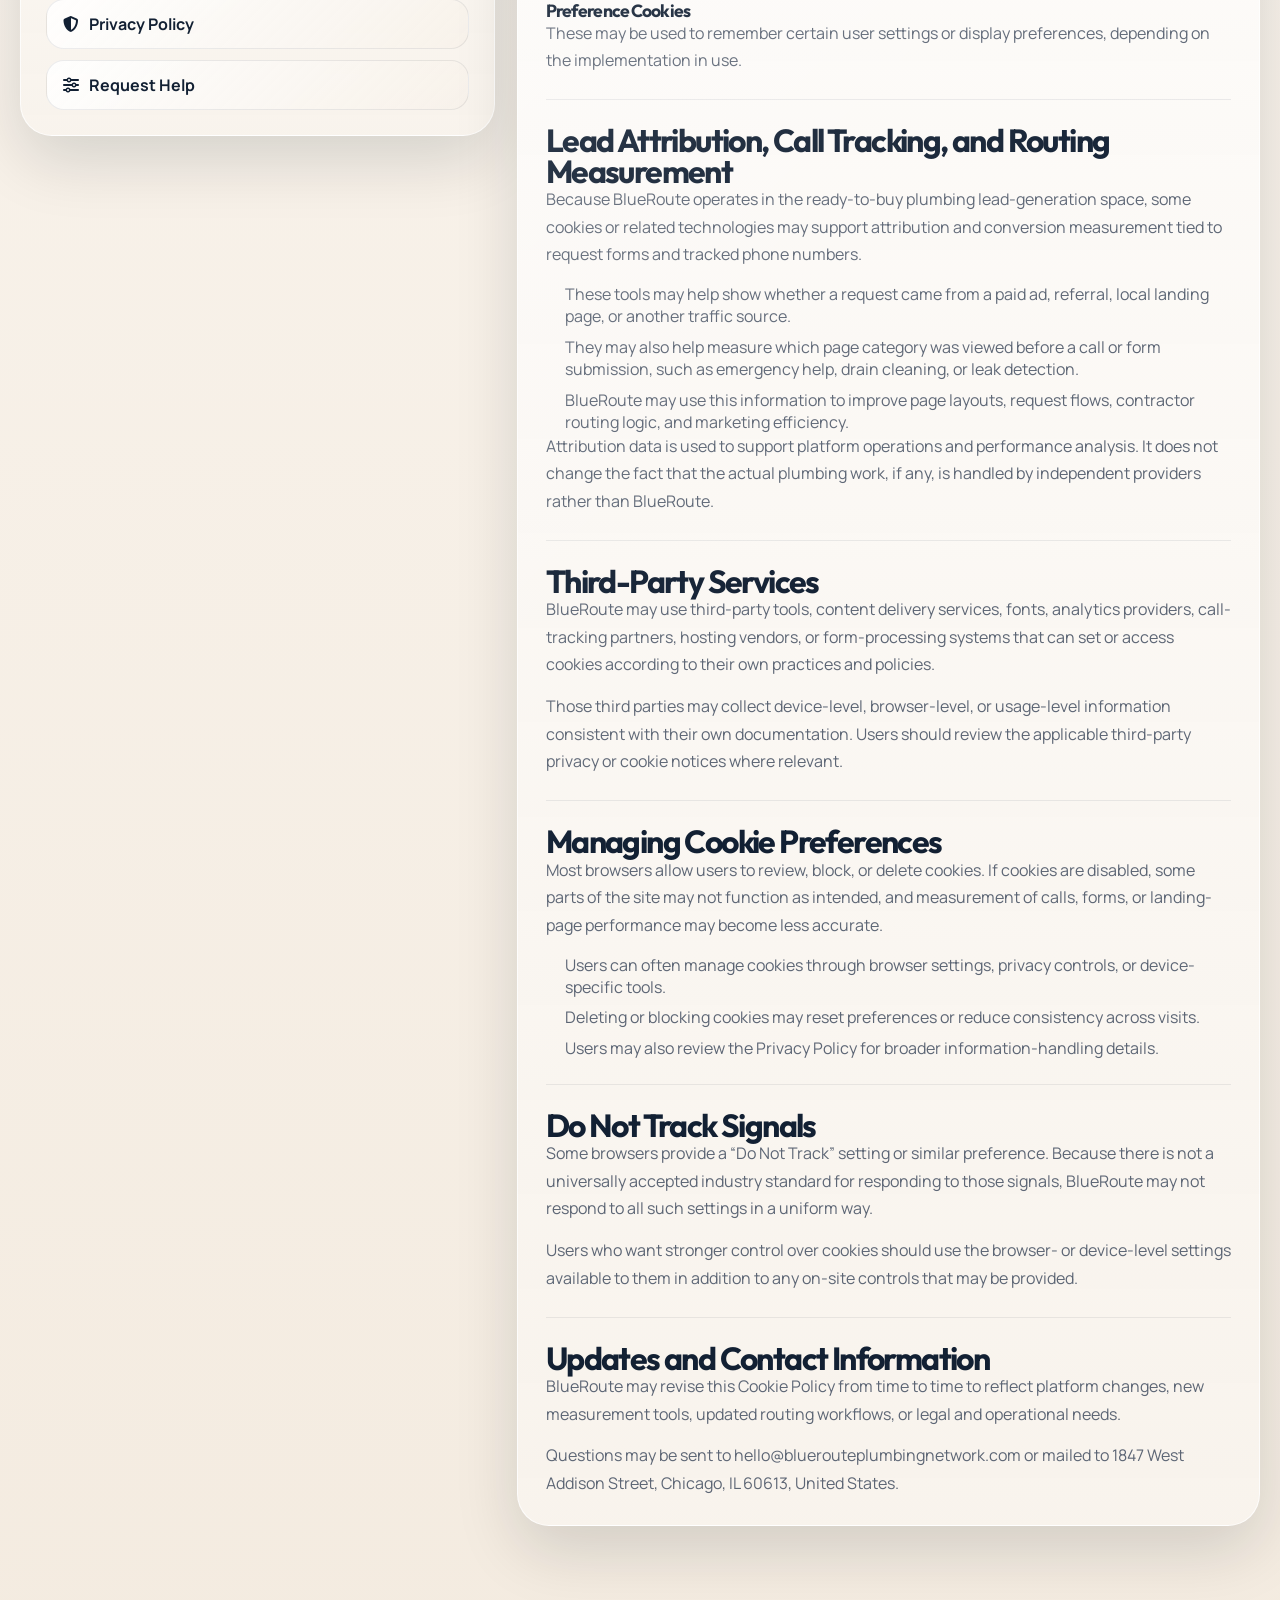
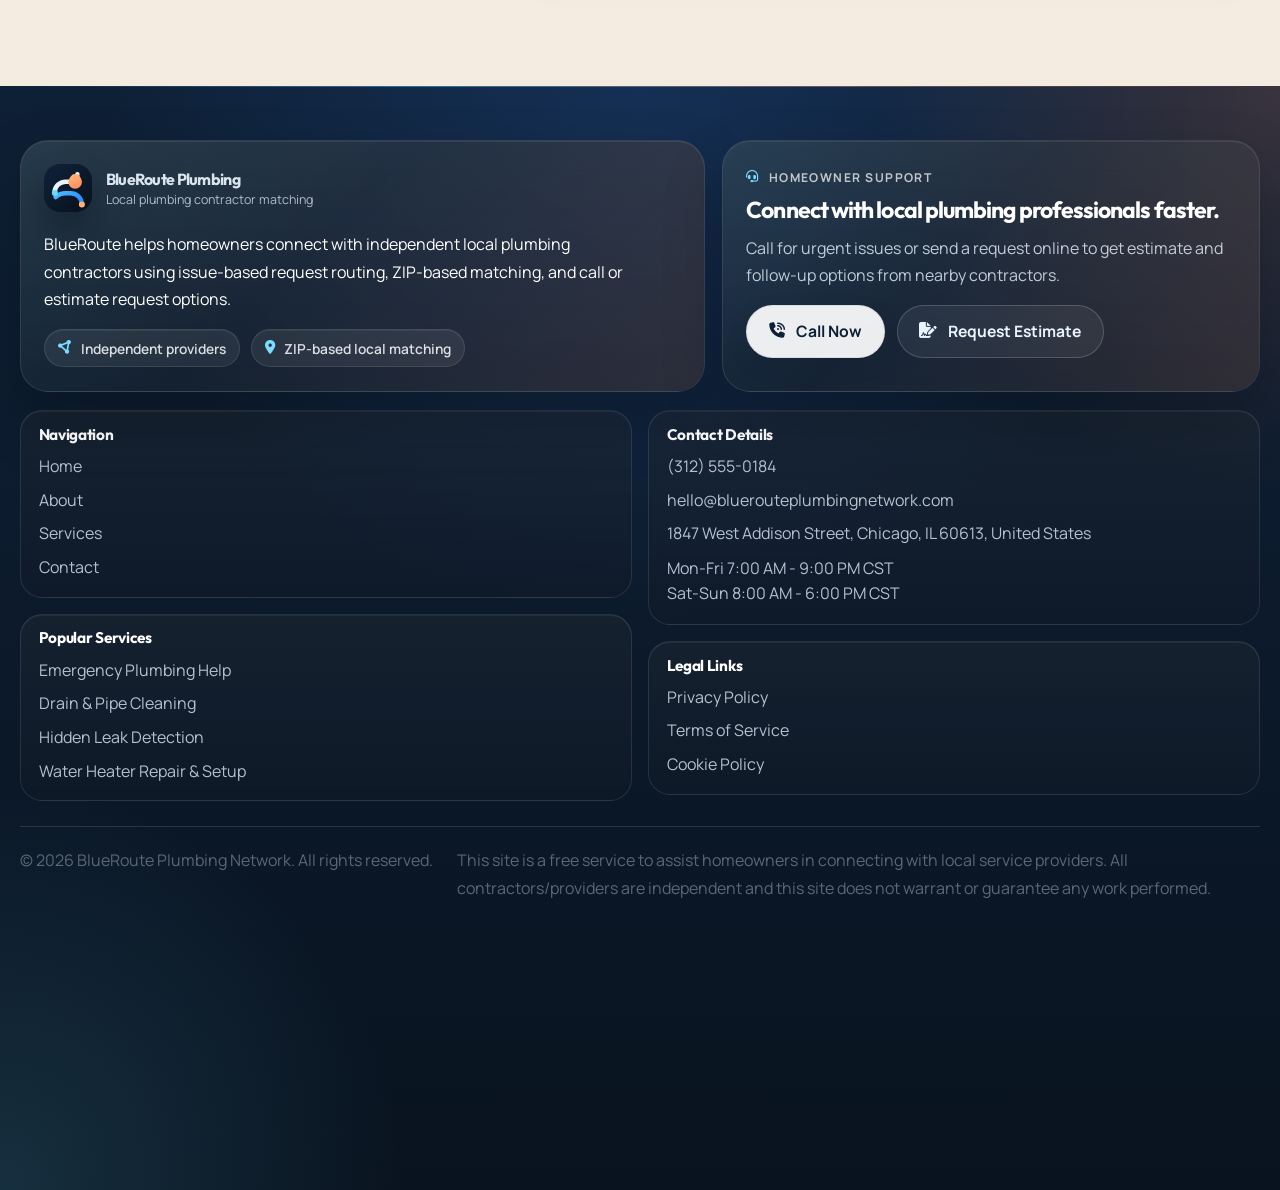
<file: cookie-policy.html>
<!DOCTYPE html>
<html lang="en">
  <head>
    <meta charset="UTF-8" />
    <meta name="viewport" content="width=device-width, initial-scale=1.0" />
    <meta
      name="description"
      content="Read the BlueRoute Plumbing Network Cookie Policy to learn how cookies and similar technologies may support site functionality, analytics, and homeowner request experience."
    />
    <title>Cookie Policy | BlueRoute Plumbing Network</title>
    <link rel="icon" type="image/svg+xml" sizes="any" href="images/icons/favicon.svg?v=3" />
    <link rel="shortcut icon" href="images/icons/favicon.svg?v=3" />
    <link rel="preconnect" href="https://fonts.googleapis.com" />
    <link rel="preconnect" href="https://fonts.gstatic.com" crossorigin />
    <link
      href="https://fonts.googleapis.com/css2?family=Manrope:wght@400;500;600;700;800&family=Outfit:wght@500;600;700;800;900&display=swap"
      rel="stylesheet"
    />
    <link
      rel="stylesheet"
      href="https://cdnjs.cloudflare.com/ajax/libs/font-awesome/6.5.2/css/all.min.css"
    />
    <link rel="stylesheet" href="css/main.css" />
    <link rel="stylesheet" href="css/cookie-policy.css" />
  </head>
  <body class="legal-page cookie-policy-page">
    <header class="site-header">
      <div class="container header-shell">
        <a class="brand" href="index.html" aria-label="BlueRoute Plumbing home">
          <img src="images/branding/logo-mark.svg" alt="BlueRoute Plumbing logo mark" />
          <div class="brand-text">
            <strong>BlueRoute Plumbing</strong>
            <span>Local plumbing contractor matching</span>
          </div>
        </a>
        <nav class="site-nav" aria-label="Primary navigation" data-menu>
          <div class="nav-list">
            <a class="nav-link" href="index.html">Home</a>
            <a class="nav-link" href="about.html">About</a>
            <a class="nav-link" href="services.html">Services</a>
            <a class="nav-link" href="contact.html">Contact</a>
          </div>
        </nav>
        <div class="header-actions">
          <a class="phone-chip" href="tel:+13125550184">
            <i class="fa-solid fa-phone-volume"></i>
            (312) 555-0184
          </a>
          <a class="btn btn--primary" href="contact.html#estimate-form">
            <i class="fa-solid fa-file-signature"></i>
            Get Estimate
          </a>
        </div>
        <button class="menu-toggle" type="button" aria-label="Open navigation menu" aria-expanded="false" data-menu-toggle>
          <span></span>
        </button>
      </div>
    </header>

    <main>
      <section class="page-hero legal-hero">
        <div class="container page-hero-shell">
          <div class="page-hero-copy reveal">
            <div class="breadcrumbs">
              <a href="index.html">Home</a>
              <i class="fa-solid fa-chevron-right"></i>
              <span>Cookie Policy</span>
            </div>
            <span class="eyebrow"><i class="fa-solid fa-cookie-bite"></i> Cookie Policy</span>
            <h1>Cookie Policy</h1>
            <p class="lede">
              This policy explains how BlueRoute Plumbing Network may use cookies and similar technologies to support site functionality, improve homeowner experience, and understand how the platform is used.
            </p>
            <div class="pill-row">
              <span class="pill"><i class="fa-solid fa-cookie"></i> Essential and analytics tools</span>
              <span class="pill"><i class="fa-solid fa-sliders"></i> Browser-based controls</span>
            </div>
          </div>
          <aside class="legal-summary-card reveal" data-delay="1">
            <span class="section-kicker"><i class="fa-solid fa-circle-info"></i> Quick Summary</span>
            <h2>Cookies may help keep the site functional and easier to improve</h2>
            <ul class="stack-list">
              <li><i class="fa-solid fa-check"></i><span>Some cookies may support core site functions, navigation, and performance.</span></li>
              <li><i class="fa-solid fa-check"></i><span>Analytics-related tools may help measure page usage, request flow, and site engagement.</span></li>
              <li><i class="fa-solid fa-check"></i><span>Users can manage many cookie settings through browser controls.</span></li>
            </ul>
            <p class="legal-meta">Last updated: March 13, 2026</p>
          </aside>
        </div>
      </section>

      <section class="section">
        <div class="container legal-layout">
          <aside class="legal-nav-card reveal">
            <span class="section-kicker"><i class="fa-solid fa-list-ul"></i> Cookie Guide</span>
            <p class="legal-nav-card__intro">
              This card helps you jump from the basics of cookies to browser controls, attribution details, and the sections most relevant if you want to limit tracking.
            </p>
            <nav class="footer-links legal-anchor-list" aria-label="Cookie policy sections">
              <a href="#what-are-cookies">What Cookies Are</a>
              <a href="#how-we-use-cookies">Why BlueRoute Uses Them</a>
              <a href="#cookie-types">Cookie Categories</a>
              <a href="#lead-attribution">Lead Attribution &amp; Routing</a>
              <a href="#third-party">Third-Party Tools</a>
              <a href="#manage-cookies">Managing Cookies</a>
              <a href="#do-not-track">Do Not Track</a>
              <a href="#updates-contact">Updates &amp; Contact</a>
            </nav>
            <div class="legal-nav-card__section">
              <h3>Most useful if you want to:</h3>
              <ul class="stack-list">
                <li><i class="fa-solid fa-check"></i><span>Understand which cookie categories may support forms, analytics, and lead attribution.</span></li>
                <li><i class="fa-solid fa-check"></i><span>Find the fastest path to browser-level cookie controls.</span></li>
                <li><i class="fa-solid fa-check"></i><span>Compare cookie practices with the wider privacy policy.</span></li>
              </ul>
            </div>
            <div class="legal-nav-card__section legal-nav-card__section--links">
              <h3>Related pages</h3>
              <div class="legal-quick-links">
                <a href="privacy-policy.html"><i class="fa-solid fa-shield-halved"></i> Privacy Policy</a>
                <a href="contact.html#estimate-form"><i class="fa-solid fa-sliders"></i> Request Help</a>
              </div>
            </div>
          </aside>
          <article class="legal-copy reveal" data-delay="1">
            <section id="what-are-cookies">
              <h2>What Cookies Are</h2>
              <p>
                Cookies are small data files that may be stored on a browser or device when a user visits a website. Similar technologies may include pixels, tags, local storage, session identifiers, and other tools used for site operation, analytics, attribution, or experience improvements.
              </p>
              <p>
                On a lead-generation platform like BlueRoute, these technologies may help understand how homeowners move from landing pages to phone calls, estimate requests, and other high-intent actions.
              </p>
            </section>

            <section id="how-we-use-cookies">
              <h2>How BlueRoute May Use Cookies</h2>
              <p>
                Cookies and similar technologies may be used to keep the site working properly, understand traffic patterns, improve homeowner experience, and evaluate how well different service pages and calls to action perform.
              </p>
              <ul>
                <li>To support navigation, page performance, and site stability.</li>
                <li>To remember certain browser-level settings or interface preferences.</li>
                <li>To analyze how visitors move through service pages, forms, and conversion-focused sections.</li>
                <li>To better understand whether users interacted with emergency, drain, leak detection, water heater, fixture, or installation-related content before taking action.</li>
              </ul>
            </section>

            <section id="cookie-types">
              <h2>Types of Cookies That May Be Used</h2>
              <h3>Essential Cookies</h3>
              <p>These may help core site features function correctly, including navigation, interface stability, or security-related behavior.</p>
              <h3>Performance and Analytics Cookies</h3>
              <p>These may help measure page traffic, session patterns, and engagement so the platform can be improved over time.</p>
              <h3>Attribution and Measurement Cookies</h3>
              <p>These may help determine which channels, campaigns, landing pages, or service categories contributed to a call or estimate request.</p>
              <h3>Preference Cookies</h3>
              <p>These may be used to remember certain user settings or display preferences, depending on the implementation in use.</p>
            </section>

            <section id="lead-attribution">
              <h2>Lead Attribution, Call Tracking, and Routing Measurement</h2>
              <p>
                Because BlueRoute operates in the ready-to-buy plumbing lead-generation space, some cookies or related technologies may support attribution and conversion measurement tied to request forms and tracked phone numbers.
              </p>
              <ul>
                <li>These tools may help show whether a request came from a paid ad, referral, local landing page, or another traffic source.</li>
                <li>They may also help measure which page category was viewed before a call or form submission, such as emergency help, drain cleaning, or leak detection.</li>
                <li>BlueRoute may use this information to improve page layouts, request flows, contractor routing logic, and marketing efficiency.</li>
              </ul>
              <p>
                Attribution data is used to support platform operations and performance analysis. It does not change the fact that the actual plumbing work, if any, is handled by independent providers rather than BlueRoute.
              </p>
            </section>

            <section id="third-party">
              <h2>Third-Party Services</h2>
              <p>
                BlueRoute may use third-party tools, content delivery services, fonts, analytics providers, call-tracking partners, hosting vendors, or form-processing systems that can set or access cookies according to their own practices and policies.
              </p>
              <p>
                Those third parties may collect device-level, browser-level, or usage-level information consistent with their own documentation. Users should review the applicable third-party privacy or cookie notices where relevant.
              </p>
            </section>

            <section id="manage-cookies">
              <h2>Managing Cookie Preferences</h2>
              <p>
                Most browsers allow users to review, block, or delete cookies. If cookies are disabled, some parts of the site may not function as intended, and measurement of calls, forms, or landing-page performance may become less accurate.
              </p>
              <ul>
                <li>Users can often manage cookies through browser settings, privacy controls, or device-specific tools.</li>
                <li>Deleting or blocking cookies may reset preferences or reduce consistency across visits.</li>
                <li>Users may also review the <a href="privacy-policy.html">Privacy Policy</a> for broader information-handling details.</li>
              </ul>
            </section>

            <section id="do-not-track">
              <h2>Do Not Track Signals</h2>
              <p>
                Some browsers provide a &ldquo;Do Not Track&rdquo; setting or similar preference. Because there is not a universally accepted industry standard for responding to those signals, BlueRoute may not respond to all such settings in a uniform way.
              </p>
              <p>
                Users who want stronger control over cookies should use the browser- or device-level settings available to them in addition to any on-site controls that may be provided.
              </p>
            </section>

            <section id="updates-contact">
              <h2>Updates and Contact Information</h2>
              <p>
                BlueRoute may revise this Cookie Policy from time to time to reflect platform changes, new measurement tools, updated routing workflows, or legal and operational needs.
              </p>
              <p>
                Questions may be sent to <a href="mailto:hello@bluerouteplumbingnetwork.com">hello@bluerouteplumbingnetwork.com</a> or mailed to 1847 West Addison Street, Chicago, IL 60613, United States.
              </p>
            </section>
          </article>
        </div>
      </section>
    </main>

    <footer class="site-footer">
      <div class="container footer-callout">
        <div class="footer-panel">
          <a class="brand" href="index.html" aria-label="BlueRoute Plumbing home">
            <img src="images/branding/logo-mark.svg" alt="BlueRoute Plumbing logo mark" />
            <div class="brand-text">
              <strong>BlueRoute Plumbing</strong>
              <span>Local plumbing contractor matching</span>
            </div>
          </a>
          <p class="footer-brand-copy">
            BlueRoute helps homeowners connect with independent local plumbing contractors using issue-based request routing, ZIP-based matching, and call or estimate request options.
          </p>
          <div class="footer-tag-row">
            <span class="footer-tag"><i class="fa-solid fa-circle-nodes"></i> Independent providers</span>
            <span class="footer-tag"><i class="fa-solid fa-location-dot"></i> ZIP-based local matching</span>
          </div>
        </div>
        <div class="footer-panel">
          <span class="footer-kicker"><i class="fa-solid fa-headset"></i> Homeowner Support</span>
          <h3 class="footer-action-title">Connect with local plumbing professionals faster.</h3>
          <p class="footer-action-copy">
            Call for urgent issues or send a request online to get estimate and follow-up options from nearby contractors.
          </p>
          <div class="footer-action-row">
            <a class="btn btn--light" href="tel:+13125550184"><i class="fa-solid fa-phone-volume"></i>Call Now</a>
            <a class="btn btn--ghost" href="contact.html#estimate-form"><i class="fa-solid fa-file-signature"></i>Request Estimate</a>
          </div>
        </div>
      </div>
      <div class="container footer-grid">
        <div class="footer-column">
          <div class="footer-group">
            <h3 class="footer-title">Navigation</h3>
            <div class="footer-links">
              <a href="index.html">Home</a>
              <a href="about.html">About</a>
              <a href="services.html">Services</a>
              <a href="contact.html">Contact</a>
            </div>
          </div>
          <div class="footer-group">
            <h3 class="footer-title">Popular Services</h3>
            <div class="footer-links">
              <a href="service-pages/emergency-plumbing-help.html">Emergency Plumbing Help</a>
              <a href="service-pages/drain-pipe-cleaning.html">Drain &amp; Pipe Cleaning</a>
              <a href="service-pages/hidden-leak-detection.html">Hidden Leak Detection</a>
              <a href="service-pages/water-heater-repair-setup.html">Water Heater Repair &amp; Setup</a>
            </div>
          </div>
        </div>
        <div class="footer-column">
          <div class="footer-group">
            <h3 class="footer-title">Contact Details</h3>
            <div class="footer-links">
              <a href="tel:+13125550184">(312) 555-0184</a>
              <a href="mailto:hello@bluerouteplumbingnetwork.com">hello@bluerouteplumbingnetwork.com</a>
              <p>1847 West Addison Street, Chicago, IL 60613, United States</p>
              <p>Mon-Fri 7:00 AM - 9:00 PM CST<br />Sat-Sun 8:00 AM - 6:00 PM CST</p>
            </div>
          </div>
          <div class="footer-group">
            <h3 class="footer-title">Legal Links</h3>
            <div class="footer-links">
              <a href="privacy-policy.html">Privacy Policy</a>
              <a href="terms-of-service.html">Terms of Service</a>
              <a href="cookie-policy.html">Cookie Policy</a>
            </div>
          </div>
        </div>
      </div>
      <div class="container footer-bottom">
        <p>&copy; <span data-year></span> BlueRoute Plumbing Network. All rights reserved.</p>
        <p>
          This site is a free service to assist homeowners in connecting with local service providers. All contractors/providers are independent and this site does not warrant or guarantee any work performed.
        </p>
      </div>
    </footer>

    <script src="js/mobile-menu.js" defer></script>
    <script src="js/faq.js" defer></script>
    <script src="js/form-validation.js" defer></script>
    <script src="js/animations.js" defer></script>
    <script src="js/counters.js" defer></script>
    <script src="js/main.js" defer></script>
  </body>
</html>
</file>
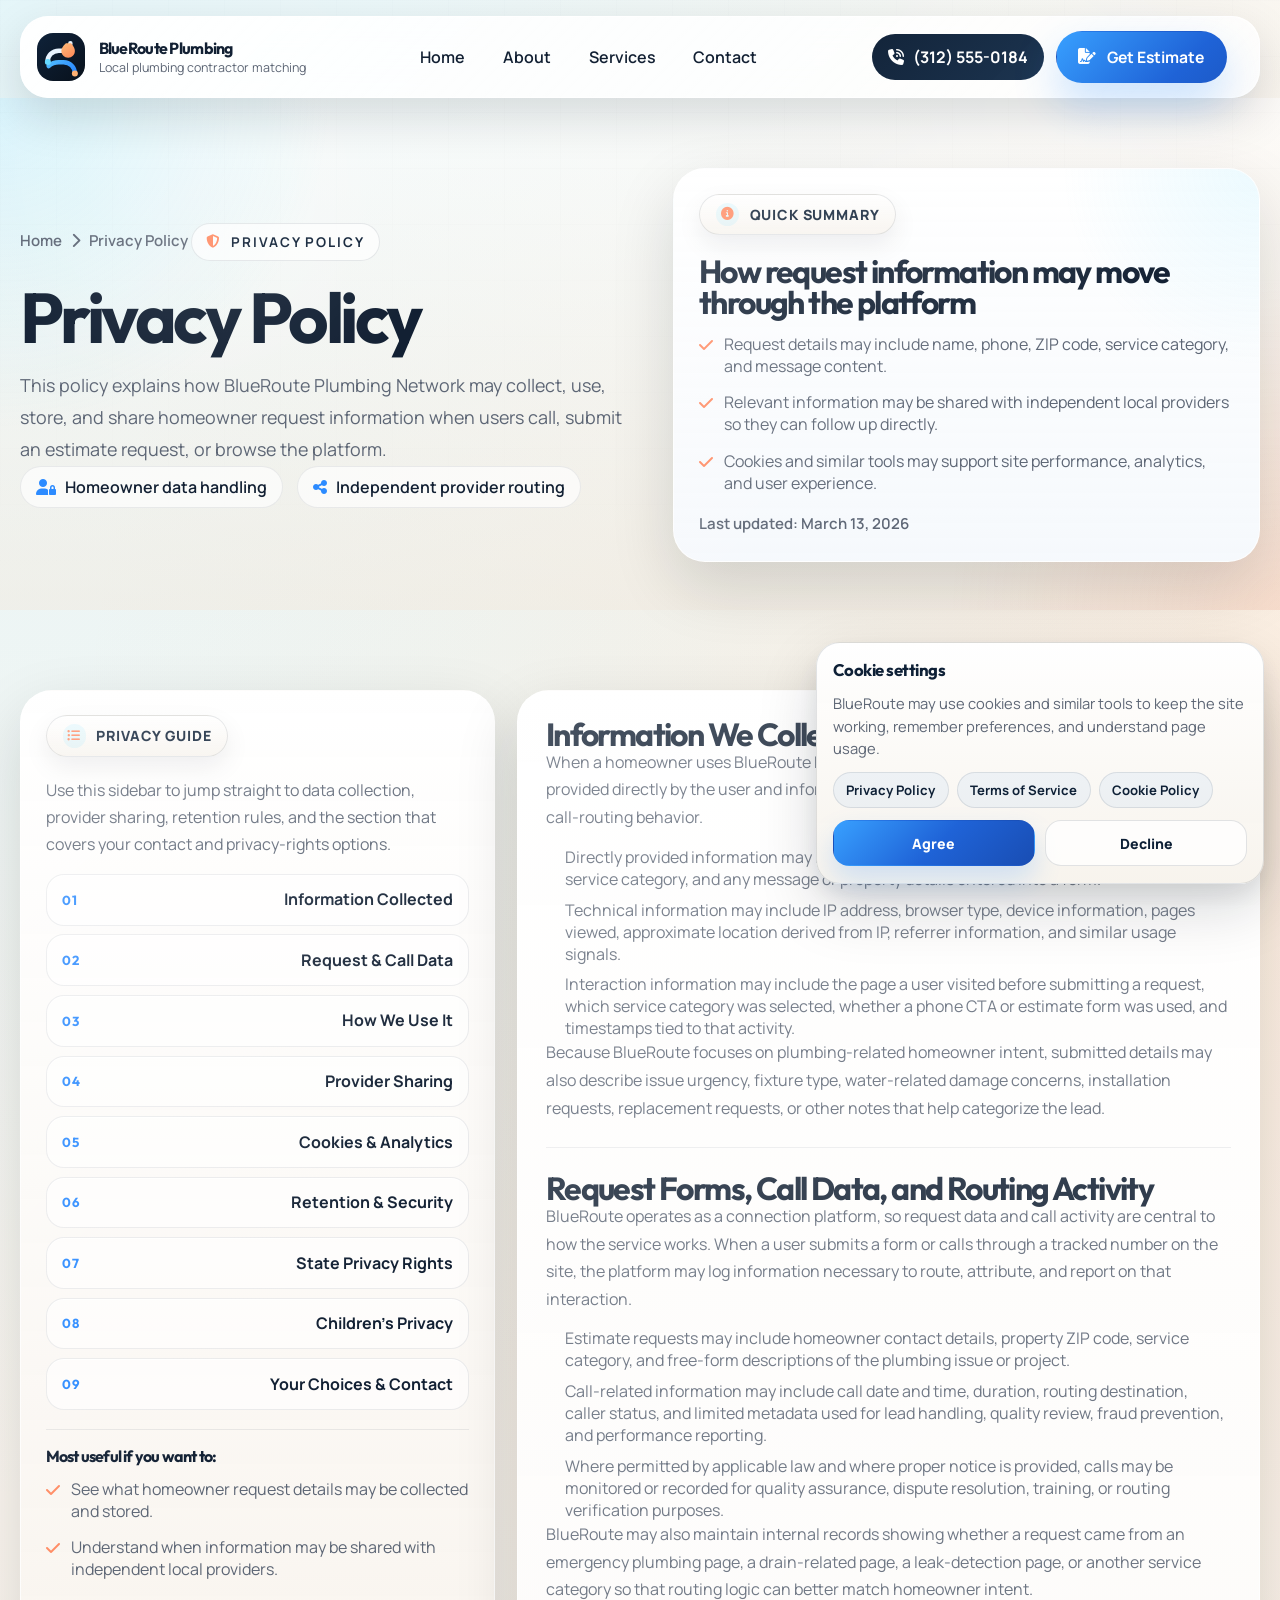
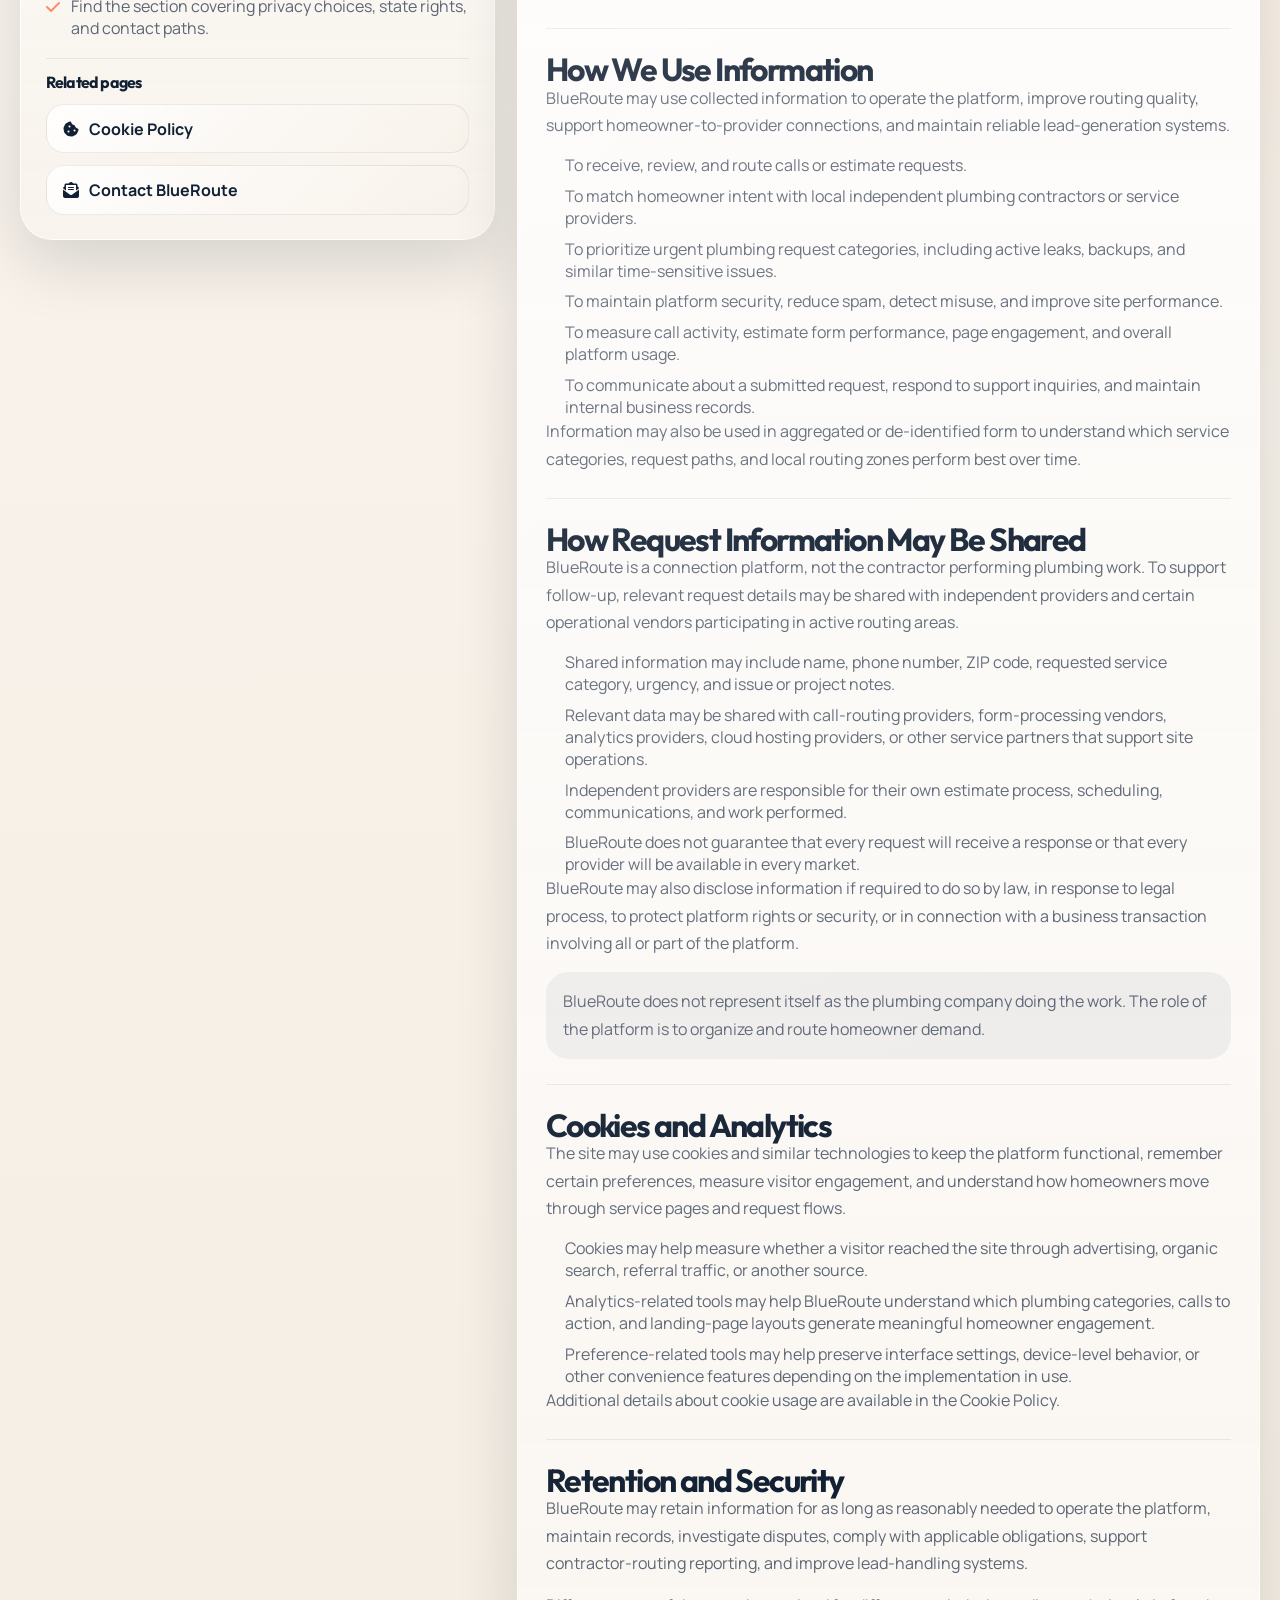
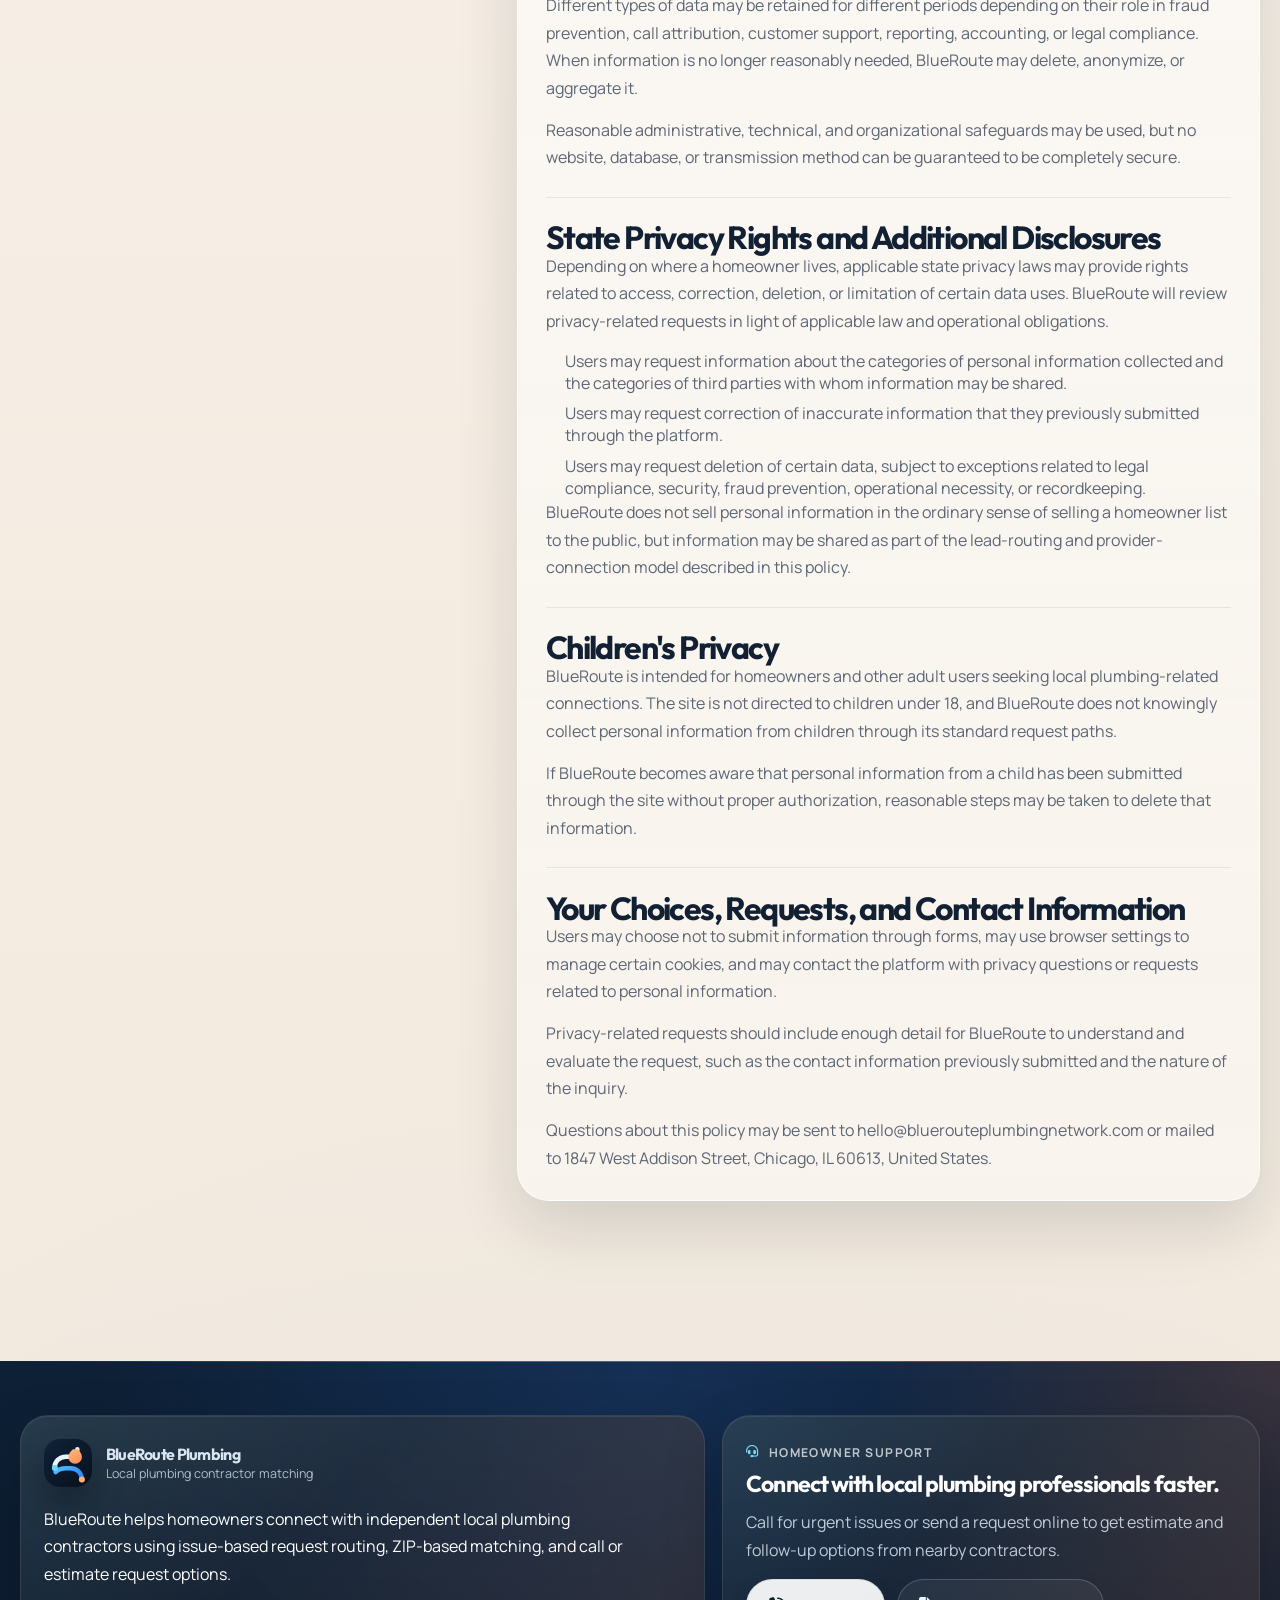
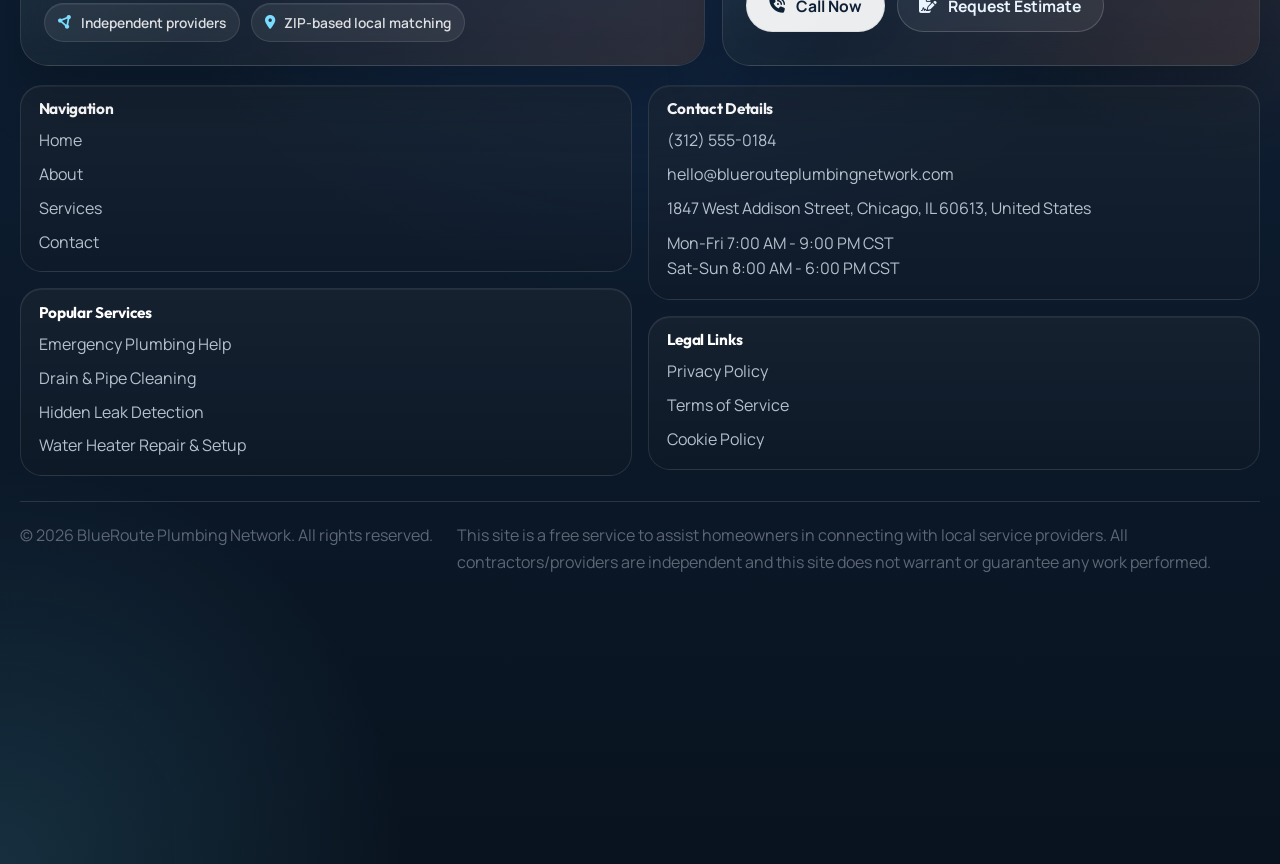
<file: privacy-policy.html>
<!DOCTYPE html>
<html lang="en">
  <head>
    <meta charset="UTF-8" />
    <meta name="viewport" content="width=device-width, initial-scale=1.0" />
    <meta
      name="description"
      content="Read the BlueRoute Plumbing Network Privacy Policy to understand how homeowner request information, call activity, cookies, and contractor-matching data may be collected and used."
    />
    <title>Privacy Policy | BlueRoute Plumbing Network</title>
    <link rel="icon" type="image/svg+xml" sizes="any" href="images/icons/favicon.svg?v=3" />
    <link rel="shortcut icon" href="images/icons/favicon.svg?v=3" />
    <link rel="preconnect" href="https://fonts.googleapis.com" />
    <link rel="preconnect" href="https://fonts.gstatic.com" crossorigin />
    <link
      href="https://fonts.googleapis.com/css2?family=Manrope:wght@400;500;600;700;800&family=Outfit:wght@500;600;700;800;900&display=swap"
      rel="stylesheet"
    />
    <link
      rel="stylesheet"
      href="https://cdnjs.cloudflare.com/ajax/libs/font-awesome/6.5.2/css/all.min.css"
    />
    <link rel="stylesheet" href="css/main.css" />
    <link rel="stylesheet" href="css/privacy-policy.css" />
  </head>
  <body class="legal-page privacy-policy-page">
    <header class="site-header">
      <div class="container header-shell">
        <a class="brand" href="index.html" aria-label="BlueRoute Plumbing home">
          <img src="images/branding/logo-mark.svg" alt="BlueRoute Plumbing logo mark" />
          <div class="brand-text">
            <strong>BlueRoute Plumbing</strong>
            <span>Local plumbing contractor matching</span>
          </div>
        </a>
        <nav class="site-nav" aria-label="Primary navigation" data-menu>
          <div class="nav-list">
            <a class="nav-link" href="index.html">Home</a>
            <a class="nav-link" href="about.html">About</a>
            <a class="nav-link" href="services.html">Services</a>
            <a class="nav-link" href="contact.html">Contact</a>
          </div>
        </nav>
        <div class="header-actions">
          <a class="phone-chip" href="tel:+13125550184">
            <i class="fa-solid fa-phone-volume"></i>
            (312) 555-0184
          </a>
          <a class="btn btn--primary" href="contact.html#estimate-form">
            <i class="fa-solid fa-file-signature"></i>
            Get Estimate
          </a>
        </div>
        <button class="menu-toggle" type="button" aria-label="Open navigation menu" aria-expanded="false" data-menu-toggle>
          <span></span>
        </button>
      </div>
    </header>

    <main>
      <section class="page-hero legal-hero">
        <div class="container page-hero-shell">
          <div class="page-hero-copy reveal">
            <div class="breadcrumbs">
              <a href="index.html">Home</a>
              <i class="fa-solid fa-chevron-right"></i>
              <span>Privacy Policy</span>
            </div>
            <span class="eyebrow"><i class="fa-solid fa-shield-halved"></i> Privacy Policy</span>
            <h1>Privacy Policy</h1>
            <p class="lede">
              This policy explains how BlueRoute Plumbing Network may collect, use, store, and share homeowner request information when users call, submit an estimate request, or browse the platform.
            </p>
            <div class="pill-row">
              <span class="pill"><i class="fa-solid fa-user-lock"></i> Homeowner data handling</span>
              <span class="pill"><i class="fa-solid fa-share-nodes"></i> Independent provider routing</span>
            </div>
          </div>
          <aside class="legal-summary-card reveal" data-delay="1">
            <span class="section-kicker"><i class="fa-solid fa-circle-info"></i> Quick Summary</span>
            <h2>How request information may move through the platform</h2>
            <ul class="stack-list">
              <li><i class="fa-solid fa-check"></i><span>Request details may include name, phone, ZIP code, service category, and message content.</span></li>
              <li><i class="fa-solid fa-check"></i><span>Relevant information may be shared with independent local providers so they can follow up directly.</span></li>
              <li><i class="fa-solid fa-check"></i><span>Cookies and similar tools may support site performance, analytics, and user experience.</span></li>
            </ul>
            <p class="legal-meta">Last updated: March 13, 2026</p>
          </aside>
        </div>
      </section>

      <section class="section">
        <div class="container legal-layout">
          <aside class="legal-nav-card reveal">
            <span class="section-kicker"><i class="fa-solid fa-list-ul"></i> Privacy Guide</span>
            <p class="legal-nav-card__intro">
              Use this sidebar to jump straight to data collection, provider sharing, retention rules, and the section that covers your contact and privacy-rights options.
            </p>
            <nav class="footer-links legal-anchor-list" aria-label="Privacy policy sections">
              <a href="#information-collected">Information Collected</a>
              <a href="#request-call-data">Request &amp; Call Data</a>
              <a href="#how-we-use-it">How We Use It</a>
              <a href="#provider-sharing">Provider Sharing</a>
              <a href="#cookies-analytics">Cookies &amp; Analytics</a>
              <a href="#retention-security">Retention &amp; Security</a>
              <a href="#state-rights">State Privacy Rights</a>
              <a href="#children-privacy">Children's Privacy</a>
              <a href="#your-choices">Your Choices &amp; Contact</a>
            </nav>
            <div class="legal-nav-card__section">
              <h3>Most useful if you want to:</h3>
              <ul class="stack-list">
                <li><i class="fa-solid fa-check"></i><span>See what homeowner request details may be collected and stored.</span></li>
                <li><i class="fa-solid fa-check"></i><span>Understand when information may be shared with independent local providers.</span></li>
                <li><i class="fa-solid fa-check"></i><span>Find the section covering privacy choices, state rights, and contact paths.</span></li>
              </ul>
            </div>
            <div class="legal-nav-card__section legal-nav-card__section--links">
              <h3>Related pages</h3>
              <div class="legal-quick-links">
                <a href="cookie-policy.html"><i class="fa-solid fa-cookie-bite"></i> Cookie Policy</a>
                <a href="contact.html#estimate-form"><i class="fa-solid fa-envelope-open-text"></i> Contact BlueRoute</a>
              </div>
            </div>
          </aside>
          <article class="legal-copy reveal" data-delay="1">
            <section id="information-collected">
              <h2>Information We Collect</h2>
              <p>
                When a homeowner uses BlueRoute Plumbing Network, the platform may collect information provided directly by the user and information created through browsing, form activity, and call-routing behavior.
              </p>
              <ul>
                <li>Directly provided information may include full name, phone number, ZIP code, requested service category, and any message or property details entered into a form.</li>
                <li>Technical information may include IP address, browser type, device information, pages viewed, approximate location derived from IP, referrer information, and similar usage signals.</li>
                <li>Interaction information may include the page a user visited before submitting a request, which service category was selected, whether a phone CTA or estimate form was used, and timestamps tied to that activity.</li>
              </ul>
              <p>
                Because BlueRoute focuses on plumbing-related homeowner intent, submitted details may also describe issue urgency, fixture type, water-related damage concerns, installation requests, replacement requests, or other notes that help categorize the lead.
              </p>
            </section>

            <section id="request-call-data">
              <h2>Request Forms, Call Data, and Routing Activity</h2>
              <p>
                BlueRoute operates as a connection platform, so request data and call activity are central to how the service works. When a user submits a form or calls through a tracked number on the site, the platform may log information necessary to route, attribute, and report on that interaction.
              </p>
              <ul>
                <li>Estimate requests may include homeowner contact details, property ZIP code, service category, and free-form descriptions of the plumbing issue or project.</li>
                <li>Call-related information may include call date and time, duration, routing destination, caller status, and limited metadata used for lead handling, quality review, fraud prevention, and performance reporting.</li>
                <li>Where permitted by applicable law and where proper notice is provided, calls may be monitored or recorded for quality assurance, dispute resolution, training, or routing verification purposes.</li>
              </ul>
              <p>
                BlueRoute may also maintain internal records showing whether a request came from an emergency plumbing page, a drain-related page, a leak-detection page, or another service category so that routing logic can better match homeowner intent.
              </p>
            </section>

            <section id="how-we-use-it">
              <h2>How We Use Information</h2>
              <p>
                BlueRoute may use collected information to operate the platform, improve routing quality, support homeowner-to-provider connections, and maintain reliable lead-generation systems.
              </p>
              <ul>
                <li>To receive, review, and route calls or estimate requests.</li>
                <li>To match homeowner intent with local independent plumbing contractors or service providers.</li>
                <li>To prioritize urgent plumbing request categories, including active leaks, backups, and similar time-sensitive issues.</li>
                <li>To maintain platform security, reduce spam, detect misuse, and improve site performance.</li>
                <li>To measure call activity, estimate form performance, page engagement, and overall platform usage.</li>
                <li>To communicate about a submitted request, respond to support inquiries, and maintain internal business records.</li>
              </ul>
              <p>
                Information may also be used in aggregated or de-identified form to understand which service categories, request paths, and local routing zones perform best over time.
              </p>
            </section>

            <section id="provider-sharing">
              <h2>How Request Information May Be Shared</h2>
              <p>
                BlueRoute is a connection platform, not the contractor performing plumbing work. To support follow-up, relevant request details may be shared with independent providers and certain operational vendors participating in active routing areas.
              </p>
              <ul>
                <li>Shared information may include name, phone number, ZIP code, requested service category, urgency, and issue or project notes.</li>
                <li>Relevant data may be shared with call-routing providers, form-processing vendors, analytics providers, cloud hosting providers, or other service partners that support site operations.</li>
                <li>Independent providers are responsible for their own estimate process, scheduling, communications, and work performed.</li>
                <li>BlueRoute does not guarantee that every request will receive a response or that every provider will be available in every market.</li>
              </ul>
              <p>
                BlueRoute may also disclose information if required to do so by law, in response to legal process, to protect platform rights or security, or in connection with a business transaction involving all or part of the platform.
              </p>
              <p class="legal-note">BlueRoute does not represent itself as the plumbing company doing the work. The role of the platform is to organize and route homeowner demand.</p>
            </section>

            <section id="cookies-analytics">
              <h2>Cookies and Analytics</h2>
              <p>
                The site may use cookies and similar technologies to keep the platform functional, remember certain preferences, measure visitor engagement, and understand how homeowners move through service pages and request flows.
              </p>
              <ul>
                <li>Cookies may help measure whether a visitor reached the site through advertising, organic search, referral traffic, or another source.</li>
                <li>Analytics-related tools may help BlueRoute understand which plumbing categories, calls to action, and landing-page layouts generate meaningful homeowner engagement.</li>
                <li>Preference-related tools may help preserve interface settings, device-level behavior, or other convenience features depending on the implementation in use.</li>
              </ul>
              <p>Additional details about cookie usage are available in the <a href="cookie-policy.html">Cookie Policy</a>.</p>
            </section>

            <section id="retention-security">
              <h2>Retention and Security</h2>
              <p>
                BlueRoute may retain information for as long as reasonably needed to operate the platform, maintain records, investigate disputes, comply with applicable obligations, support contractor-routing reporting, and improve lead-handling systems.
              </p>
              <p>
                Different types of data may be retained for different periods depending on their role in fraud prevention, call attribution, customer support, reporting, accounting, or legal compliance. When information is no longer reasonably needed, BlueRoute may delete, anonymize, or aggregate it.
              </p>
              <p>
                Reasonable administrative, technical, and organizational safeguards may be used, but no website, database, or transmission method can be guaranteed to be completely secure.
              </p>
            </section>

            <section id="state-rights">
              <h2>State Privacy Rights and Additional Disclosures</h2>
              <p>
                Depending on where a homeowner lives, applicable state privacy laws may provide rights related to access, correction, deletion, or limitation of certain data uses. BlueRoute will review privacy-related requests in light of applicable law and operational obligations.
              </p>
              <ul>
                <li>Users may request information about the categories of personal information collected and the categories of third parties with whom information may be shared.</li>
                <li>Users may request correction of inaccurate information that they previously submitted through the platform.</li>
                <li>Users may request deletion of certain data, subject to exceptions related to legal compliance, security, fraud prevention, operational necessity, or recordkeeping.</li>
              </ul>
              <p>
                BlueRoute does not sell personal information in the ordinary sense of selling a homeowner list to the public, but information may be shared as part of the lead-routing and provider-connection model described in this policy.
              </p>
            </section>

            <section id="children-privacy">
              <h2>Children's Privacy</h2>
              <p>
                BlueRoute is intended for homeowners and other adult users seeking local plumbing-related connections. The site is not directed to children under 18, and BlueRoute does not knowingly collect personal information from children through its standard request paths.
              </p>
              <p>
                If BlueRoute becomes aware that personal information from a child has been submitted through the site without proper authorization, reasonable steps may be taken to delete that information.
              </p>
            </section>

            <section id="your-choices">
              <h2>Your Choices, Requests, and Contact Information</h2>
              <p>
                Users may choose not to submit information through forms, may use browser settings to manage certain cookies, and may contact the platform with privacy questions or requests related to personal information.
              </p>
              <p>
                Privacy-related requests should include enough detail for BlueRoute to understand and evaluate the request, such as the contact information previously submitted and the nature of the inquiry.
              </p>
              <p>
                Questions about this policy may be sent to <a href="mailto:hello@bluerouteplumbingnetwork.com">hello@bluerouteplumbingnetwork.com</a> or mailed to 1847 West Addison Street, Chicago, IL 60613, United States.
              </p>
            </section>
          </article>
        </div>
      </section>
    </main>

    <footer class="site-footer">
      <div class="container footer-callout">
        <div class="footer-panel">
          <a class="brand" href="index.html" aria-label="BlueRoute Plumbing home">
            <img src="images/branding/logo-mark.svg" alt="BlueRoute Plumbing logo mark" />
            <div class="brand-text">
              <strong>BlueRoute Plumbing</strong>
              <span>Local plumbing contractor matching</span>
            </div>
          </a>
          <p class="footer-brand-copy">
            BlueRoute helps homeowners connect with independent local plumbing contractors using issue-based request routing, ZIP-based matching, and call or estimate request options.
          </p>
          <div class="footer-tag-row">
            <span class="footer-tag"><i class="fa-solid fa-circle-nodes"></i> Independent providers</span>
            <span class="footer-tag"><i class="fa-solid fa-location-dot"></i> ZIP-based local matching</span>
          </div>
        </div>
        <div class="footer-panel">
          <span class="footer-kicker"><i class="fa-solid fa-headset"></i> Homeowner Support</span>
          <h3 class="footer-action-title">Connect with local plumbing professionals faster.</h3>
          <p class="footer-action-copy">
            Call for urgent issues or send a request online to get estimate and follow-up options from nearby contractors.
          </p>
          <div class="footer-action-row">
            <a class="btn btn--light" href="tel:+13125550184"><i class="fa-solid fa-phone-volume"></i>Call Now</a>
            <a class="btn btn--ghost" href="contact.html#estimate-form"><i class="fa-solid fa-file-signature"></i>Request Estimate</a>
          </div>
        </div>
      </div>
      <div class="container footer-grid">
        <div class="footer-column">
          <div class="footer-group">
            <h3 class="footer-title">Navigation</h3>
            <div class="footer-links">
              <a href="index.html">Home</a>
              <a href="about.html">About</a>
              <a href="services.html">Services</a>
              <a href="contact.html">Contact</a>
            </div>
          </div>
          <div class="footer-group">
            <h3 class="footer-title">Popular Services</h3>
            <div class="footer-links">
              <a href="service-pages/emergency-plumbing-help.html">Emergency Plumbing Help</a>
              <a href="service-pages/drain-pipe-cleaning.html">Drain &amp; Pipe Cleaning</a>
              <a href="service-pages/hidden-leak-detection.html">Hidden Leak Detection</a>
              <a href="service-pages/water-heater-repair-setup.html">Water Heater Repair &amp; Setup</a>
            </div>
          </div>
        </div>
        <div class="footer-column">
          <div class="footer-group">
            <h3 class="footer-title">Contact Details</h3>
            <div class="footer-links">
              <a href="tel:+13125550184">(312) 555-0184</a>
              <a href="mailto:hello@bluerouteplumbingnetwork.com">hello@bluerouteplumbingnetwork.com</a>
              <p>1847 West Addison Street, Chicago, IL 60613, United States</p>
              <p>Mon-Fri 7:00 AM - 9:00 PM CST<br />Sat-Sun 8:00 AM - 6:00 PM CST</p>
            </div>
          </div>
          <div class="footer-group">
            <h3 class="footer-title">Legal Links</h3>
            <div class="footer-links">
              <a href="privacy-policy.html">Privacy Policy</a>
              <a href="terms-of-service.html">Terms of Service</a>
              <a href="cookie-policy.html">Cookie Policy</a>
            </div>
          </div>
        </div>
      </div>
      <div class="container footer-bottom">
        <p>&copy; <span data-year></span> BlueRoute Plumbing Network. All rights reserved.</p>
        <p>
          This site is a free service to assist homeowners in connecting with local service providers. All contractors/providers are independent and this site does not warrant or guarantee any work performed.
        </p>
      </div>
    </footer>

    <script src="js/mobile-menu.js" defer></script>
    <script src="js/faq.js" defer></script>
    <script src="js/form-validation.js" defer></script>
    <script src="js/animations.js" defer></script>
    <script src="js/counters.js" defer></script>
    <script src="js/main.js" defer></script>
  </body>
</html>
</file>
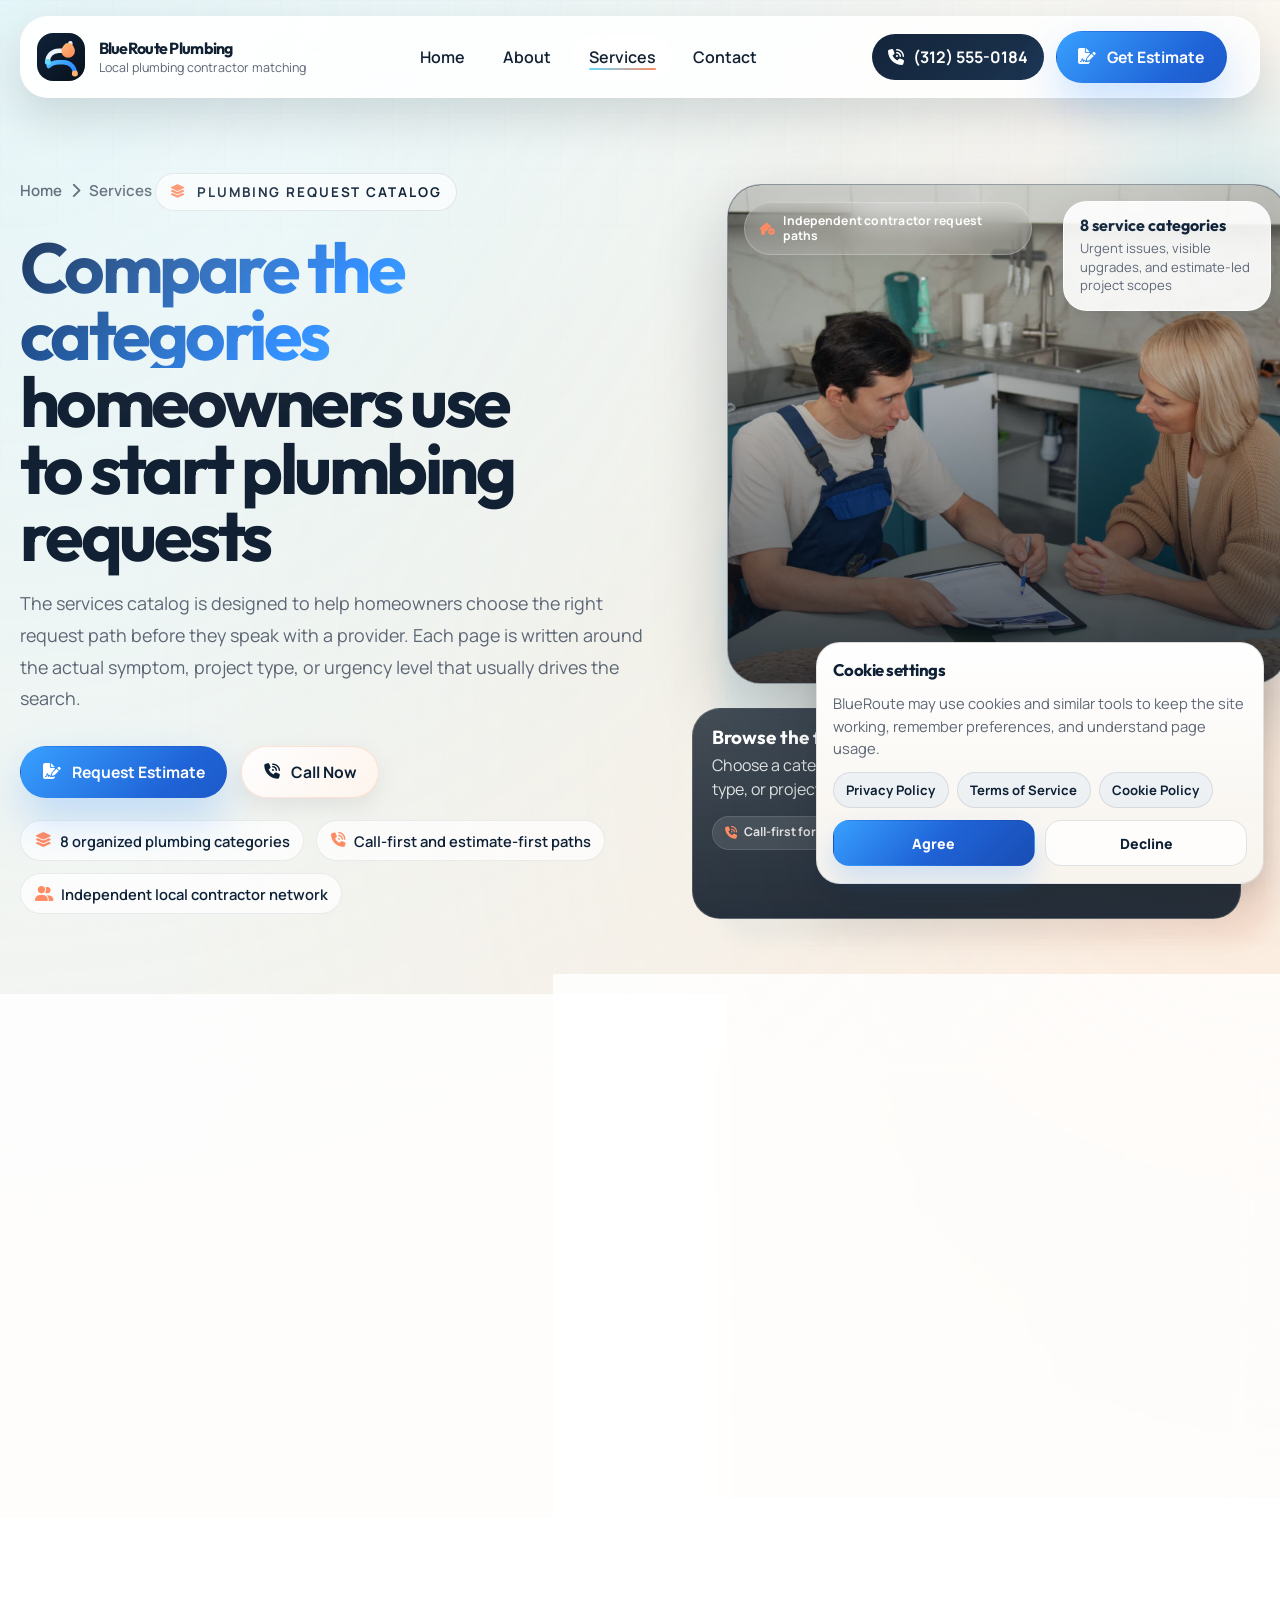
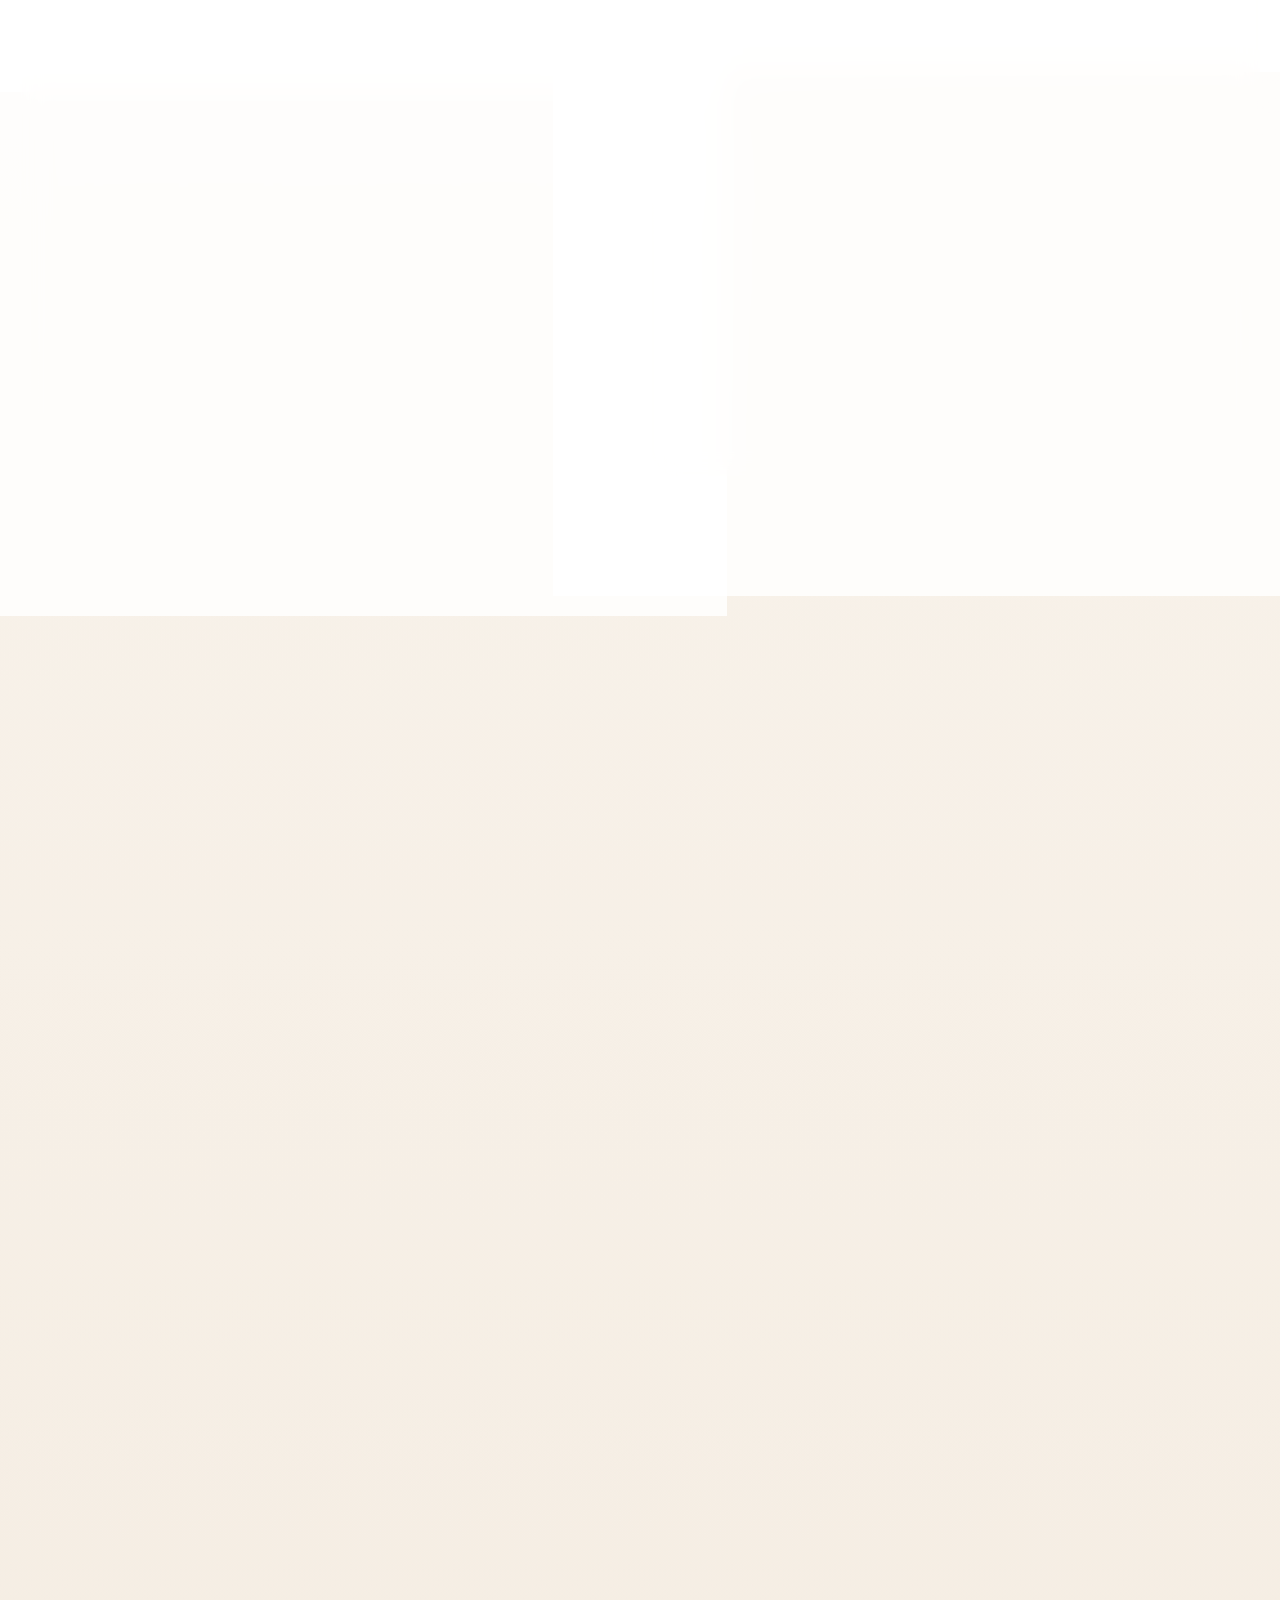
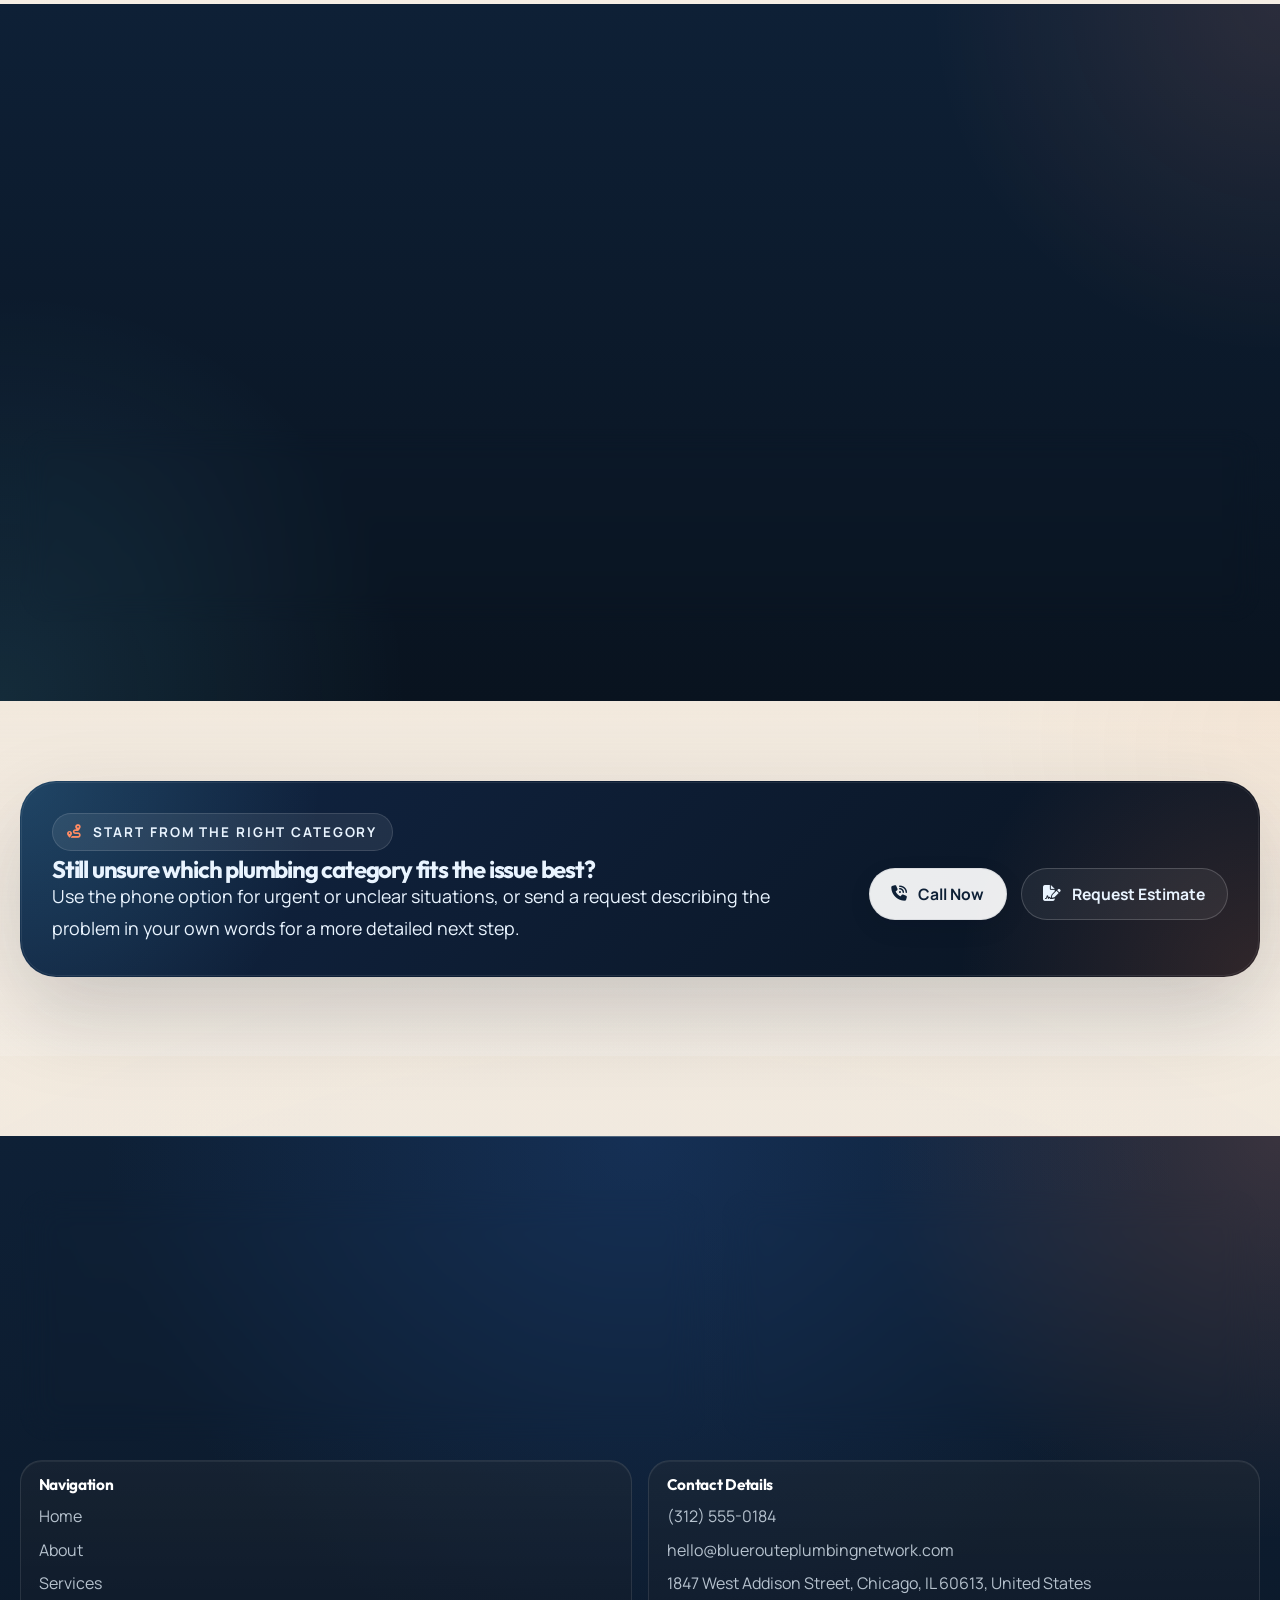
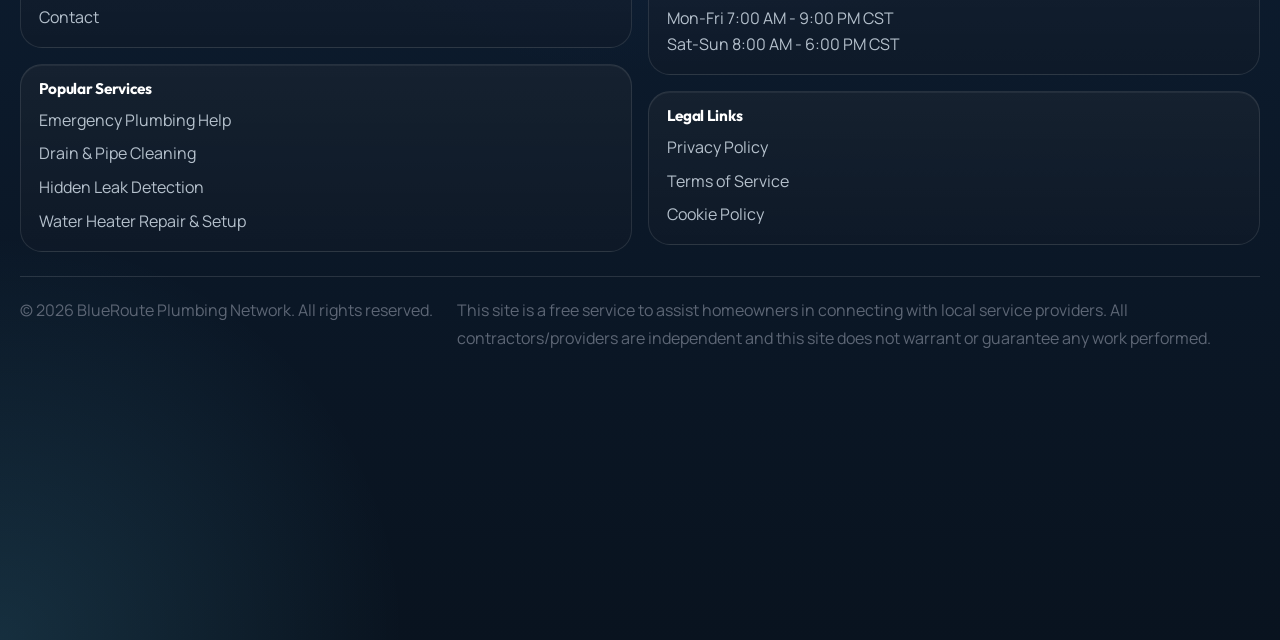
<file: services.html>
<!DOCTYPE html>
<html lang="en">
  <head>
    <meta charset="UTF-8" />
    <meta name="viewport" content="width=device-width, initial-scale=1.0" />
    <meta
      name="description"
      content="Review every plumbing request category available through BlueRoute Plumbing Network, from emergency issues and drain problems to water heaters, leaks, installations, fixtures, and full system replacement."
    />
    <title>Services | BlueRoute Plumbing Network</title>
    <link rel="icon" type="image/svg+xml" sizes="any" href="images/icons/favicon.svg?v=3" />
    <link rel="shortcut icon" href="images/icons/favicon.svg?v=3" />
    <link rel="preconnect" href="https://fonts.googleapis.com" />
    <link rel="preconnect" href="https://fonts.gstatic.com" crossorigin />
    <link
      href="https://fonts.googleapis.com/css2?family=Manrope:wght@400;500;600;700;800&family=Outfit:wght@500;600;700;800;900&display=swap"
      rel="stylesheet"
    />
    <link
      rel="stylesheet"
      href="https://cdnjs.cloudflare.com/ajax/libs/font-awesome/6.5.2/css/all.min.css"
    />
    <link rel="stylesheet" href="css/main.css" />
    <link rel="stylesheet" href="css/services.css" />
  </head>
  <body class="services-page">
    <header class="site-header">
      <div class="container header-shell">
        <a class="brand" href="index.html" aria-label="BlueRoute Plumbing home">
          <img src="images/branding/logo-mark.svg" alt="BlueRoute Plumbing logo mark" />
          <div class="brand-text">
            <strong>BlueRoute Plumbing</strong>
            <span>Local plumbing contractor matching</span>
          </div>
        </a>
        <nav class="site-nav" aria-label="Primary navigation" data-menu>
          <div class="nav-list">
            <a class="nav-link" href="index.html">Home</a>
            <a class="nav-link" href="about.html">About</a>
            <a class="nav-link is-active" href="services.html" aria-current="page">Services</a>
            <a class="nav-link" href="contact.html">Contact</a>
          </div>
        </nav>
        <div class="header-actions">
          <a class="phone-chip" href="tel:+13125550184">
            <i class="fa-solid fa-phone-volume"></i>
            (312) 555-0184
          </a>
          <a class="btn btn--primary" href="contact.html#estimate-form">
            <i class="fa-solid fa-file-signature"></i>
            Get Estimate
          </a>
        </div>
        <button class="menu-toggle" type="button" aria-label="Open navigation menu" aria-expanded="false" data-menu-toggle>
          <span></span>
        </button>
      </div>
    </header>

    <main>
      <section class="page-hero services-hero">
        <div class="container page-hero-shell">
          <div class="page-hero-copy reveal">
            <div class="breadcrumbs">
              <a href="index.html">Home</a>
              <i class="fa-solid fa-chevron-right"></i>
              <span>Services</span>
            </div>
            <span class="eyebrow"><i class="fa-solid fa-layer-group"></i> Plumbing Request Catalog</span>
            <h1><span>Compare the categories</span> homeowners use to start plumbing requests</h1>
            <p class="lede">
              The services catalog is designed to help homeowners choose the right request path before they speak with a provider. Each page is written around the actual symptom, project type, or urgency level that usually drives the search.
            </p>
            <div class="hero-actions">
              <a class="btn btn--primary" href="contact.html#estimate-form">
                <i class="fa-solid fa-file-signature"></i>
                Request Estimate
              </a>
              <a class="btn btn--secondary" href="tel:+13125550184">
                <i class="fa-solid fa-phone-volume"></i>
                Call Now
              </a>
            </div>
            <div class="services-hero-notes">
              <span><i class="fa-solid fa-layer-group"></i> 8 organized plumbing categories</span>
              <span><i class="fa-solid fa-phone-volume"></i> Call-first and estimate-first paths</span>
              <span><i class="fa-solid fa-user-group"></i> Independent local contractor network</span>
            </div>
          </div>
          <div class="services-hero-panel reveal" data-delay="1">
            <div class="services-hero-stage">
              <figure class="media-tile media-tile--showcase services-hero-photo" data-overlay-link="contact.html#estimate-form" data-overlay-label="Request estimate">
                <img
                  src="images/service-pages/male-plumber-with-client.jpg"
                  alt="Male plumber speaking with a homeowner during a residential service visit"
                  loading="eager"
                />
                <span class="services-hero-chip">
                  <i class="fa-solid fa-house-circle-check"></i>
                  Independent contractor request paths
                </span>
                <div class="services-hero-float">
                  <strong>8 service categories</strong>
                  <span>Urgent issues, visible upgrades, and estimate-led project scopes</span>
                </div>
              </figure>
              <div class="media-overlay services-hero-dock" data-overlay-link="contact.html#estimate-form" data-overlay-label="Request estimate">
                <div class="services-hero-dock__copy">
                  <strong>Browse the full plumbing request catalog</strong>
                  <span>Choose a category based on urgency, room, fixture type, or project scope before local follow-up begins.</span>
                </div>
                <div class="services-hero-dock__meta">
                  <span><i class="fa-solid fa-phone-volume"></i> Call-first for active issues</span>
                  <span><i class="fa-solid fa-file-signature"></i> Estimate-first for planned work</span>
                </div>
              </div>
            </div>
          </div>
        </div>
      </section>

      <section class="section services-catalog-section">
        <div class="container">
          <div class="catalog-shell">
            <article class="catalog-card reveal">
              <span class="preview-index">01</span>
              <figure class="media-tile media-tile--catalog">
                <img
                  src="images/service-pages/man-fixing-kitchen.jpg"
                  alt="Man working on plumbing repairs inside a kitchen"
                  loading="lazy"
                />
                <figcaption class="media-overlay">
                  <strong>Emergency call-ready</strong>
                  <span>Fast connection when the issue is already active.</span>
                </figcaption>
              </figure>
              <div class="icon-badge"><i class="fa-solid fa-triangle-exclamation"></i></div>
              <h3>Emergency Plumbing Help</h3>
              <p>Urgent water events, burst lines, backups, and time-sensitive plumbing problems that call for quick local response conversations.</p>
              <a class="card-link" href="service-pages/emergency-plumbing-help.html">
                Open service page
                <i class="fa-solid fa-arrow-right"></i>
              </a>
            </article>
            <article class="catalog-card reveal" data-delay="1">
              <span class="preview-index">02</span>
              <figure class="media-tile media-tile--catalog">
                <img
                  src="images/service-pages/plumber-repair-experienced.jpg"
                  alt="Experienced plumber handling a residential repair"
                  loading="lazy"
                />
                <figcaption class="media-overlay">
                  <strong>Drain and flow issues</strong>
                  <span>Useful for clogs, under-sink concerns, and repeat backups.</span>
                </figcaption>
              </figure>
              <div class="icon-badge"><i class="fa-solid fa-filter"></i></div>
              <h3>Drain &amp; Pipe Cleaning</h3>
              <p>Recurring clogs, sluggish drains, sewer-related flow issues, and line cleaning requests from kitchens, baths, and whole-home systems.</p>
              <a class="card-link" href="service-pages/drain-pipe-cleaning.html">
                Open service page
                <i class="fa-solid fa-arrow-right"></i>
              </a>
            </article>
            <article class="catalog-card reveal" data-delay="2">
              <span class="preview-index">03</span>
              <figure class="media-tile media-tile--catalog">
                <picture class="catalog-mobile-picture">
                  <source media="(max-width: 760px)" srcset="images/about/small-bathroom-with-modern-style.jpg" />
                  <img
                    src="images/service-pages/bathroom.jpg"
                    alt="Bathroom interior prepared for plumbing-related installation work"
                    loading="lazy"
                  />
                </picture>
                <figcaption class="media-overlay">
                  <strong>Installation planning</strong>
                  <span>Ideal for remodels, additions, and new plumbing layouts.</span>
                </figcaption>
              </figure>
              <div class="icon-badge"><i class="fa-solid fa-ruler-combined"></i></div>
              <h3>Plumbing Installation Solutions</h3>
              <p>New plumbing layouts, remodel support, fixture additions, appliance hookups, and project-based estimate requests.</p>
              <a class="card-link" href="service-pages/plumbing-installation.html">
                Open service page
                <i class="fa-solid fa-arrow-right"></i>
              </a>
            </article>
            <article class="catalog-card reveal" data-delay="3">
              <span class="preview-index">04</span>
              <figure class="media-tile media-tile--catalog">
                <img
                  src="images/service-pages/plumbing-repair-service.jpg"
                  alt="Plumbing repair service taking place inside a home"
                  loading="lazy"
                />
                <figcaption class="media-overlay">
                  <strong>Replacement conversations</strong>
                  <span>For aging systems, repipes, and broader upgrade scope.</span>
                </figcaption>
              </figure>
              <div class="icon-badge"><i class="fa-solid fa-arrows-rotate"></i></div>
              <h3>Plumbing System Replacement</h3>
              <p>Whole-home repipes, aging system upgrades, and large replacement conversations where homeowners want broader scope clarity.</p>
              <a class="card-link" href="service-pages/plumbing-system-replacement.html">
                Open service page
                <i class="fa-solid fa-arrow-right"></i>
              </a>
            </article>
            <article class="catalog-card reveal">
              <span class="preview-index">05</span>
              <figure class="media-tile media-tile--catalog">
                <img
                  src="images/service-pages/faucet-water-tap.jpg"
                  alt="Water flowing from a faucet tap into a sink"
                  loading="lazy"
                />
                <figcaption class="media-overlay">
                  <strong>Hidden moisture clues</strong>
                  <span>Bill spikes, stains, and leak investigation support.</span>
                </figcaption>
              </figure>
              <div class="icon-badge"><i class="fa-solid fa-magnifying-glass"></i></div>
              <h3>Leak Detection Services</h3>
              <p>Hidden leak concerns, moisture clues, slab symptoms, and water bill spikes that suggest a concealed plumbing issue.</p>
              <a class="card-link" href="service-pages/hidden-leak-detection.html">
                Open service page
                <i class="fa-solid fa-arrow-right"></i>
              </a>
            </article>
            <article class="catalog-card reveal" data-delay="1">
              <span class="preview-index">06</span>
              <figure class="media-tile media-tile--catalog">
                <img
                  src="images/service-pages/plumber-fix-problems.jpg"
                  alt="Plumber fixing residential plumbing problems"
                  loading="lazy"
                />
                <figcaption class="media-overlay">
                  <strong>Hot-water request flow</strong>
                  <span>Repair, setup, and replacement paths for home comfort issues.</span>
                </figcaption>
              </figure>
              <div class="icon-badge"><i class="fa-solid fa-temperature-half"></i></div>
              <h3>Water Heater Repair &amp; Setup</h3>
              <p>Tank and tankless troubleshooting, hot-water loss, replacement planning, and setup-related estimate requests.</p>
              <a class="card-link" href="service-pages/water-heater-repair-setup.html">
                Open service page
                <i class="fa-solid fa-arrow-right"></i>
              </a>
            </article>
            <article class="catalog-card reveal" data-delay="2">
              <span class="preview-index">07</span>
              <figure class="media-tile media-tile--catalog">
                <img
                  src="images/service-pages/plumber-working-house.jpg"
                  alt="Plumber working inside a house on a service request"
                  loading="lazy"
                />
                <figcaption class="media-overlay">
                  <strong>Bathroom fixture routing</strong>
                  <span>For resets, leaks, replacements, and toilet-related requests.</span>
                </figcaption>
              </figure>
              <div class="icon-badge"><i class="fa-solid fa-toilet"></i></div>
              <h3>Toilet Repair &amp; Installation</h3>
              <p>Running toilets, weak flushing, resets, leaks at the base, replacements, and bathroom install requests.</p>
              <a class="card-link" href="service-pages/toilet-repair-installation.html">
                Open service page
                <i class="fa-solid fa-arrow-right"></i>
              </a>
            </article>
            <article class="catalog-card reveal" data-delay="3">
              <span class="preview-index">08</span>
              <figure class="media-tile media-tile--catalog">
                <img
                  src="images/service-pages/tap.jpg"
                  alt="Modern tap fixture in a residential interior"
                  loading="lazy"
                />
                <figcaption class="media-overlay">
                  <strong>Visible fixture upgrades</strong>
                  <span>Perfect for drips, finish changes, and kitchen or bath refreshes.</span>
                </figcaption>
              </figure>
              <div class="icon-badge"><i class="fa-solid fa-faucet-drip"></i></div>
              <h3>Faucet &amp; Fixture Upgrades</h3>
              <p>Dripping faucets, worn hardware, shower fixture changes, sink updates, and visible finish refresh projects.</p>
              <a class="card-link" href="service-pages/faucet-fixture-services.html">
                Open service page
                <i class="fa-solid fa-arrow-right"></i>
              </a>
            </article>
          </div>
        </div>
      </section>

      <section class="section section--ink">
        <div class="container split-grid">
          <article class="content-card reveal services-editorial-card">
            <span class="section-kicker"><i class="fa-solid fa-book-open"></i> How To Choose A Category</span>
            <h2>Pick the category that sounds closest to the real symptom or project</h2>
            <ul class="stack-list" style="margin-top: 1rem">
              <li><i class="fa-solid fa-check"></i><span>Choose emergency when active water, flooding, or major interruption is happening now.</span></li>
              <li><i class="fa-solid fa-check"></i><span>Choose a project-based category when you need estimates for installations, replacements, or upgrades.</span></li>
              <li><i class="fa-solid fa-check"></i><span>Use the most specific category possible so local routing stays relevant.</span></li>
            </ul>
          </article>
          <article class="content-card reveal services-editorial-card" data-delay="1">
            <span class="section-kicker"><i class="fa-solid fa-user-group"></i> Why This Catalog Works</span>
            <h3>Better categorization creates cleaner local follow-up</h3>
            <p>When homeowners choose the page that best matches the actual issue, the first provider conversation usually starts with better scope, clearer urgency, and fewer back-and-forth questions.</p>
          </article>
        </div>
      </section>

      <section class="section section--sand">
        <div class="container">
          <div class="cta-band reveal">
            <div class="cta-grid">
              <div>
                <span class="eyebrow"><i class="fa-solid fa-route"></i> Start From The Right Category</span>
                <h2>Still unsure which plumbing category fits the issue best?</h2>
                <p class="lede">Use the phone option for urgent or unclear situations, or send a request describing the problem in your own words for a more detailed next step.</p>
              </div>
              <div class="inline-actions">
                <a class="btn btn--light" href="tel:+13125550184">
                  <i class="fa-solid fa-phone-volume"></i>
                  Call Now
                </a>
                <a class="btn btn--ghost" href="contact.html#estimate-form">
                  <i class="fa-solid fa-file-signature"></i>
                  Request Estimate
                </a>
              </div>
            </div>
          </div>
        </div>
      </section>
    </main>

    <footer class="site-footer">
      <div class="container footer-callout">
        <div class="footer-panel">
          <a class="brand" href="index.html" aria-label="BlueRoute Plumbing home">
            <img src="images/branding/logo-mark.svg" alt="BlueRoute Plumbing logo mark" />
            <div class="brand-text">
              <strong>BlueRoute Plumbing</strong>
              <span>Local plumbing contractor matching</span>
            </div>
          </a>
          <p class="footer-brand-copy">
            BlueRoute helps homeowners connect with independent local plumbing contractors using issue-based request routing, ZIP-based matching, and call or estimate request options.
          </p>
          <div class="footer-tag-row">
            <span class="footer-tag"><i class="fa-solid fa-circle-nodes"></i> Independent providers</span>
            <span class="footer-tag"><i class="fa-solid fa-location-dot"></i> ZIP-based local matching</span>
          </div>
        </div>
        <div class="footer-panel">
          <span class="footer-kicker"><i class="fa-solid fa-headset"></i> Homeowner Support</span>
          <h3 class="footer-action-title">Connect with local plumbing professionals faster.</h3>
          <p class="footer-action-copy">
            Call for urgent issues or send a request online to get estimate and follow-up options from nearby contractors.
          </p>
          <div class="footer-action-row">
            <a class="btn btn--light" href="tel:+13125550184"><i class="fa-solid fa-phone-volume"></i>Call Now</a>
            <a class="btn btn--ghost" href="contact.html#estimate-form"><i class="fa-solid fa-file-signature"></i>Request Estimate</a>
          </div>
        </div>
      </div>
      <div class="container footer-grid">
        <div class="footer-column">
          <div class="footer-group">
            <h3 class="footer-title">Navigation</h3>
            <div class="footer-links">
              <a href="index.html">Home</a>
              <a href="about.html">About</a>
              <a href="services.html">Services</a>
              <a href="contact.html">Contact</a>
            </div>
          </div>
          <div class="footer-group">
            <h3 class="footer-title">Popular Services</h3>
            <div class="footer-links">
              <a href="service-pages/emergency-plumbing-help.html">Emergency Plumbing Help</a>
              <a href="service-pages/drain-pipe-cleaning.html">Drain &amp; Pipe Cleaning</a>
              <a href="service-pages/hidden-leak-detection.html">Hidden Leak Detection</a>
              <a href="service-pages/water-heater-repair-setup.html">Water Heater Repair &amp; Setup</a>
            </div>
          </div>
        </div>
        <div class="footer-column">
          <div class="footer-group">
            <h3 class="footer-title">Contact Details</h3>
            <div class="footer-links">
              <a href="tel:+13125550184">(312) 555-0184</a>
              <a href="mailto:hello@bluerouteplumbingnetwork.com">hello@bluerouteplumbingnetwork.com</a>
              <p>1847 West Addison Street, Chicago, IL 60613, United States</p>
              <p>Mon-Fri 7:00 AM - 9:00 PM CST<br />Sat-Sun 8:00 AM - 6:00 PM CST</p>
            </div>
          </div>
          <div class="footer-group">
            <h3 class="footer-title">Legal Links</h3>
            <div class="footer-links">
              <a href="privacy-policy.html">Privacy Policy</a>
              <a href="terms-of-service.html">Terms of Service</a>
              <a href="cookie-policy.html">Cookie Policy</a>
            </div>
          </div>
        </div>
      </div>
      <div class="container footer-bottom">
        <p>&copy; <span data-year></span> BlueRoute Plumbing Network. All rights reserved.</p>
        <p>
          This site is a free service to assist homeowners in connecting with local service providers. All contractors/providers are independent and this site does not warrant or guarantee any work performed.
        </p>
      </div>
    </footer>

    <script src="js/mobile-menu.js" defer></script>
    <script src="js/faq.js" defer></script>
    <script src="js/form-validation.js" defer></script>
    <script src="js/animations.js" defer></script>
    <script src="js/counters.js" defer></script>
    <script src="js/main.js" defer></script>
  </body>
</html>
</file>
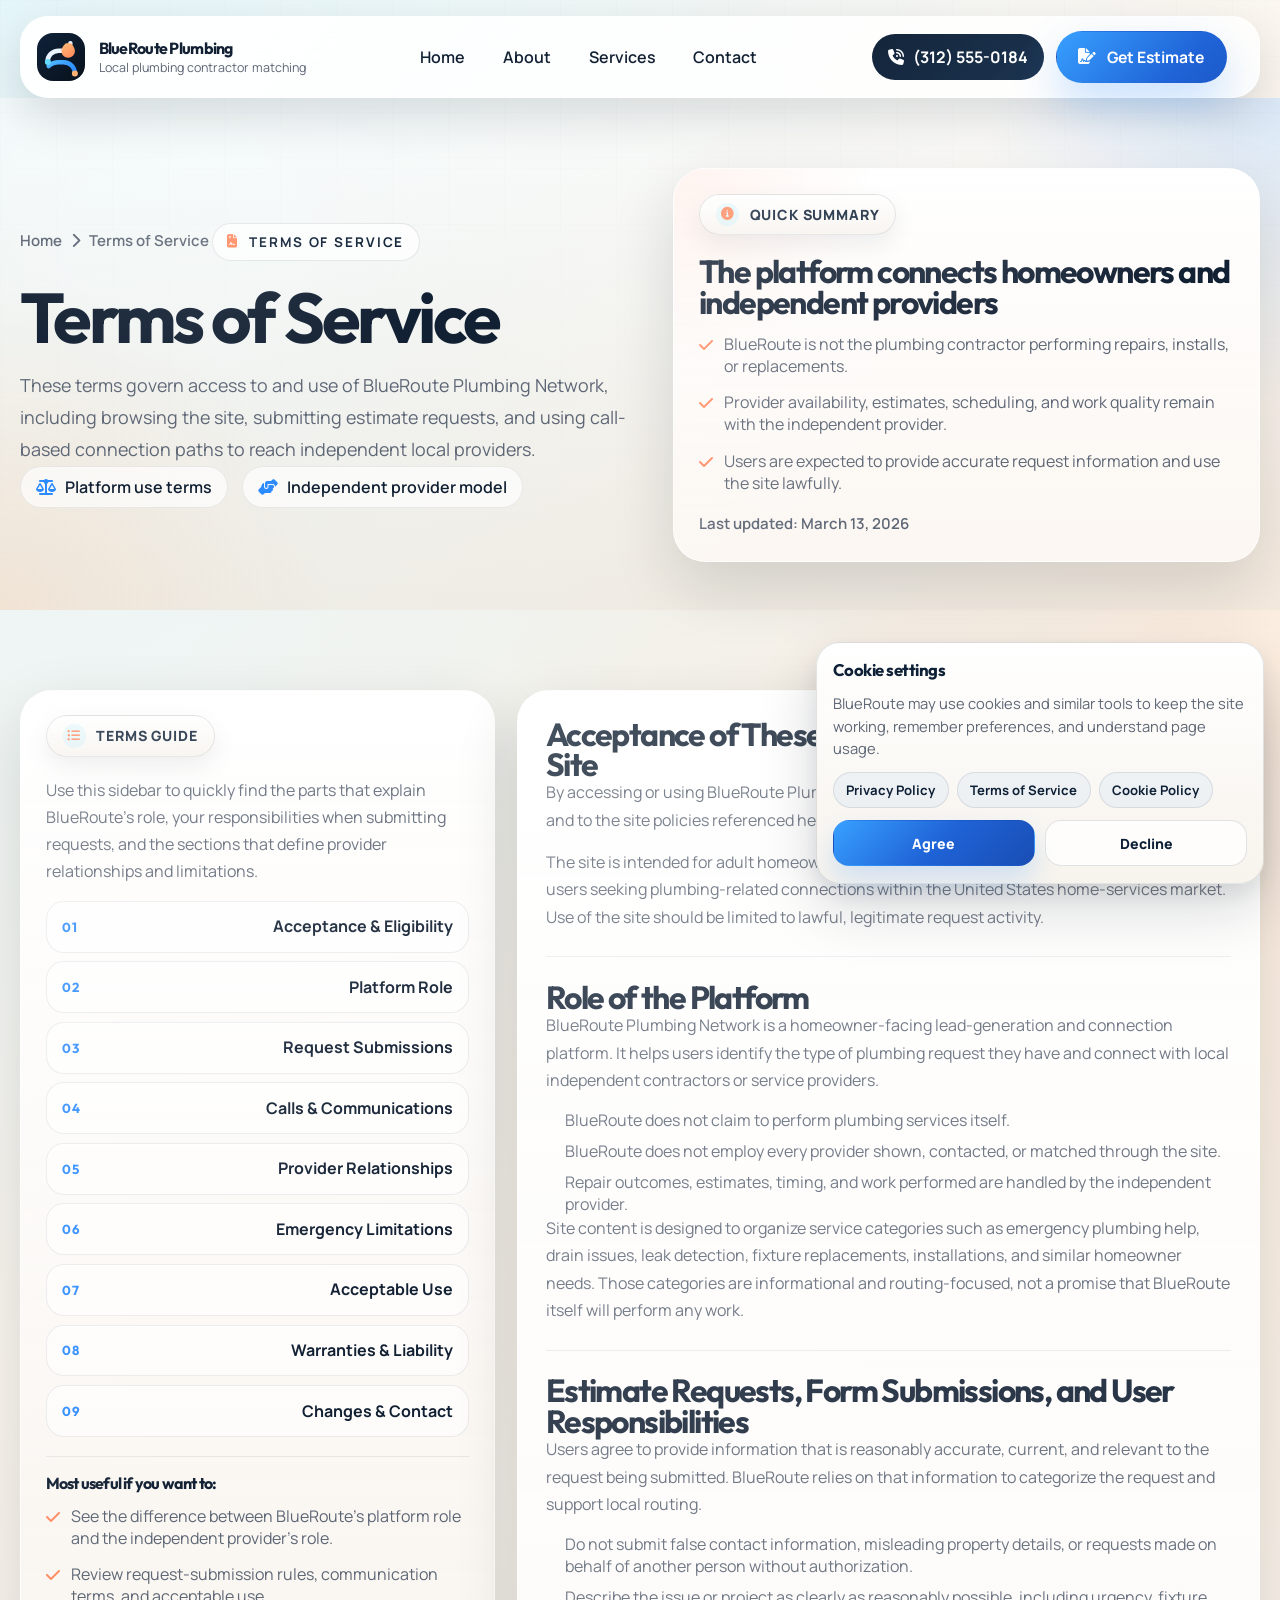
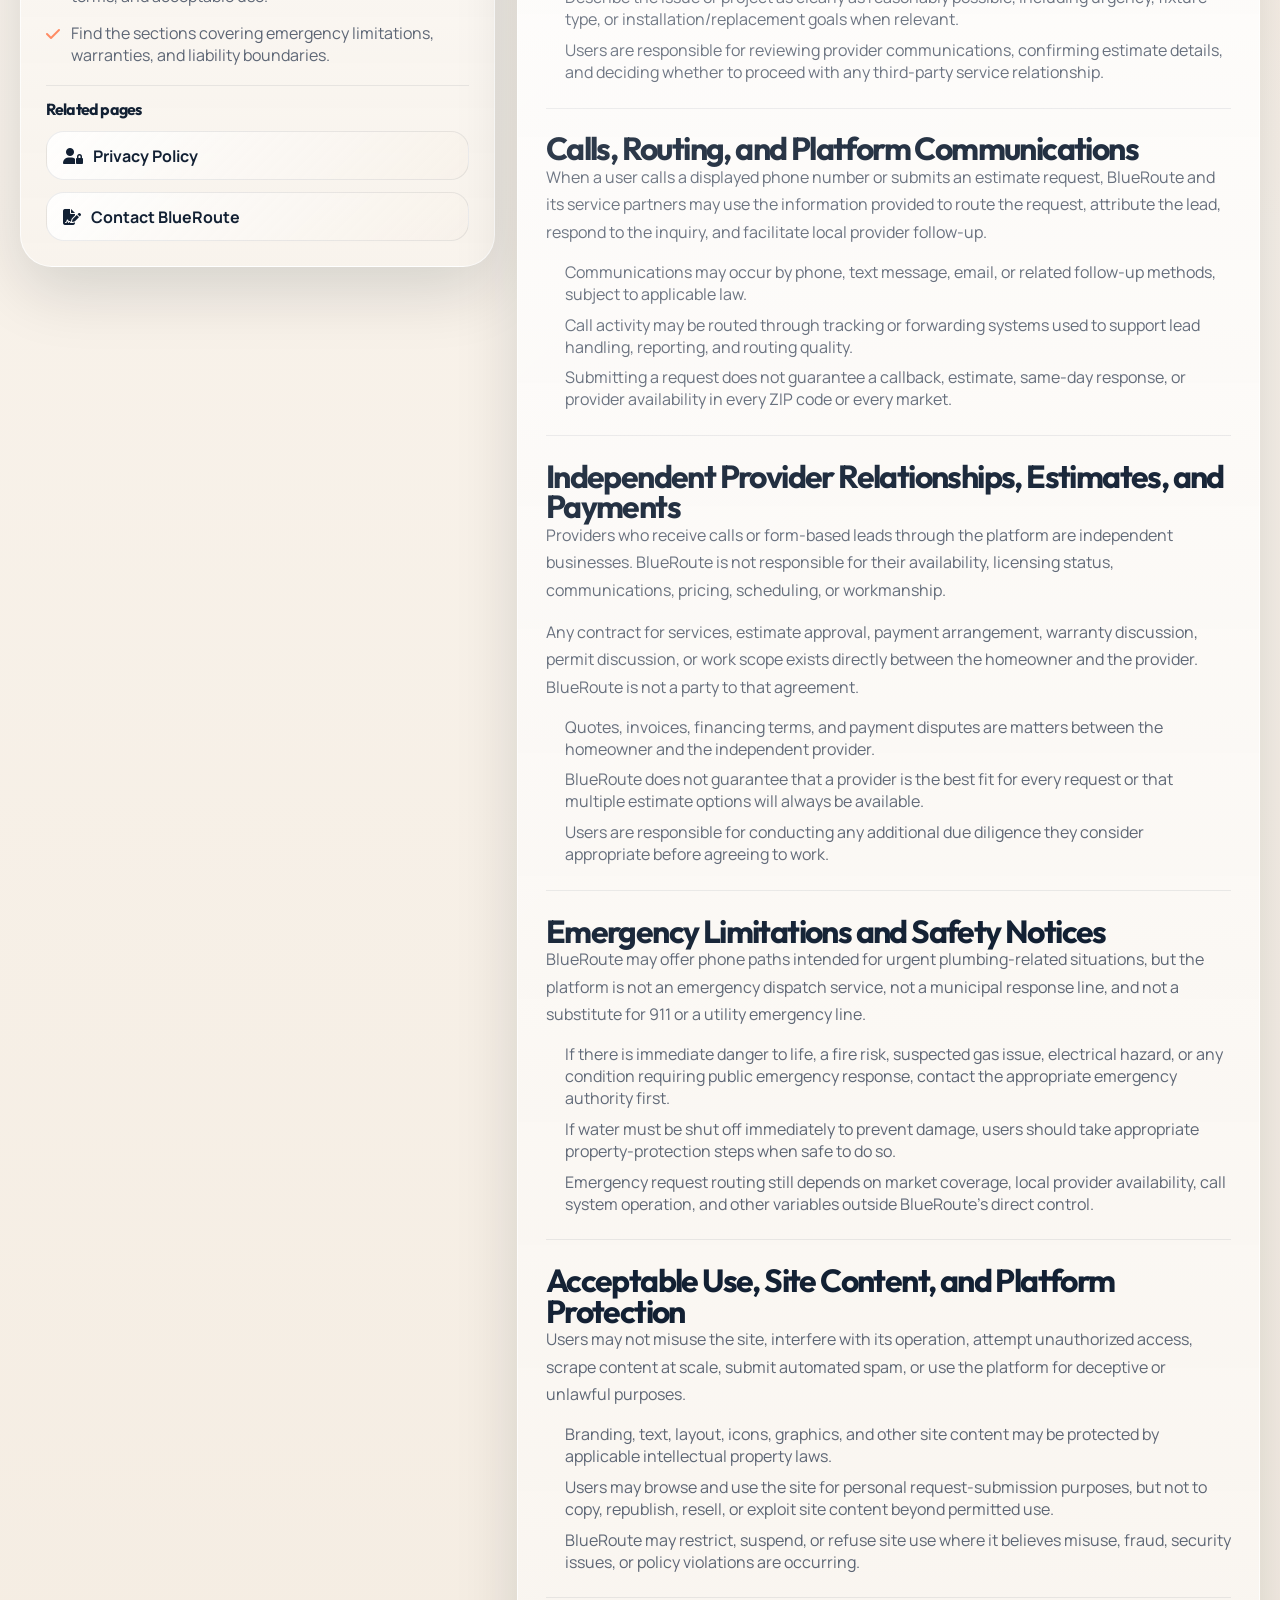
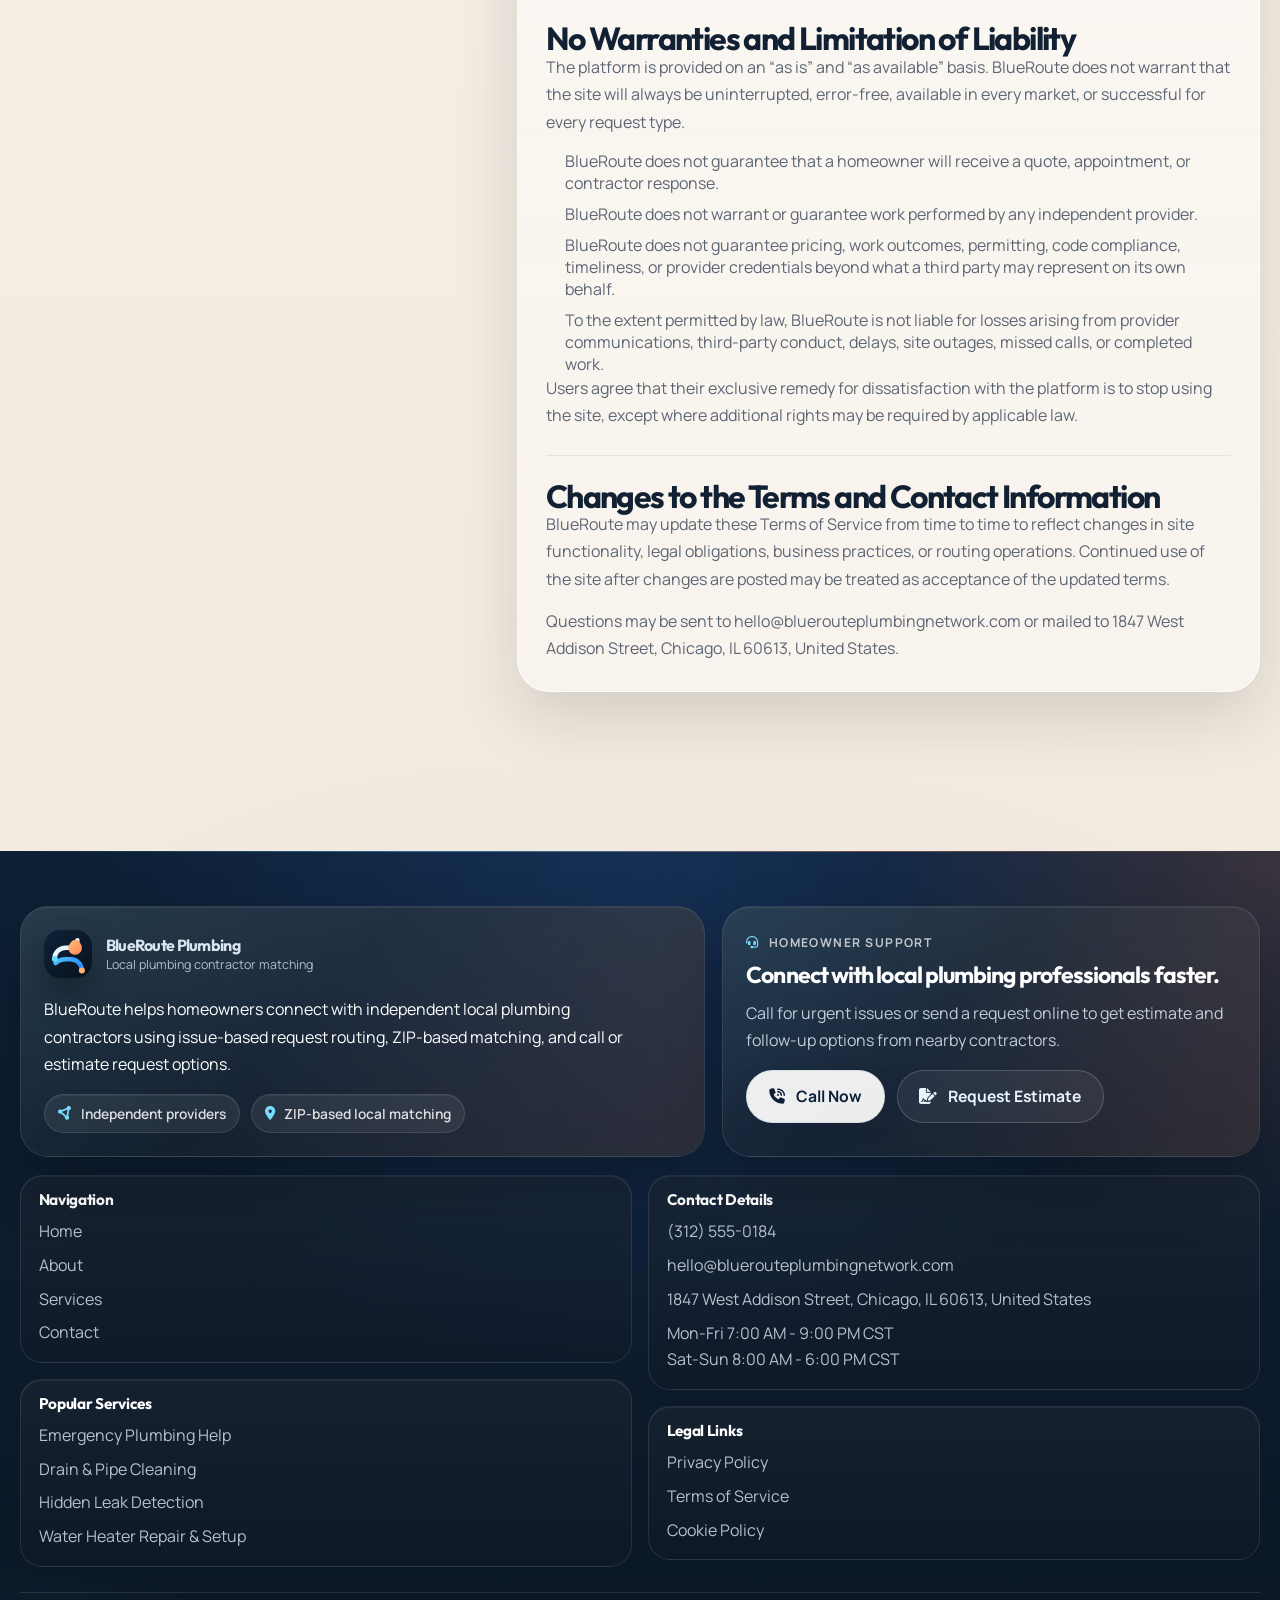
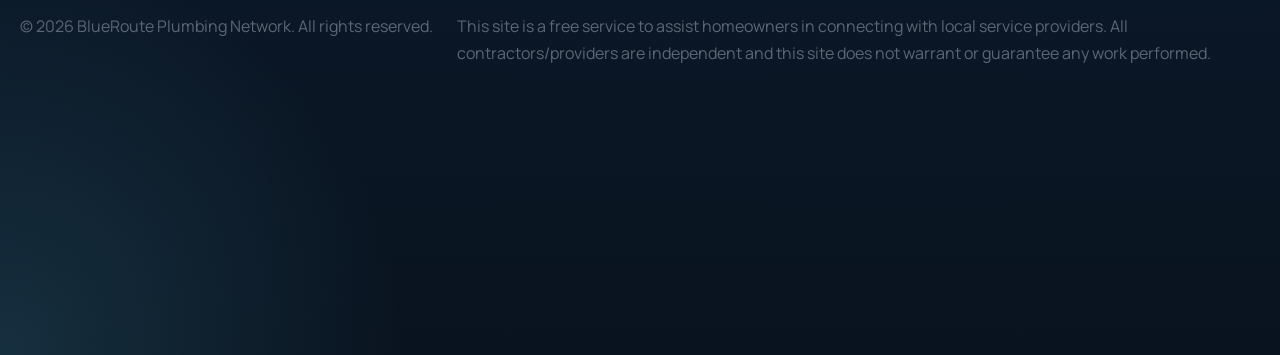
<file: terms-of-service.html>
<!DOCTYPE html>
<html lang="en">
  <head>
    <meta charset="UTF-8" />
    <meta name="viewport" content="width=device-width, initial-scale=1.0" />
    <meta
      name="description"
      content="Review the BlueRoute Plumbing Network Terms of Service covering platform use, independent provider relationships, limitations, and homeowner responsibilities."
    />
    <title>Terms of Service | BlueRoute Plumbing Network</title>
    <link rel="icon" type="image/svg+xml" sizes="any" href="images/icons/favicon.svg?v=3" />
    <link rel="shortcut icon" href="images/icons/favicon.svg?v=3" />
    <link rel="preconnect" href="https://fonts.googleapis.com" />
    <link rel="preconnect" href="https://fonts.gstatic.com" crossorigin />
    <link
      href="https://fonts.googleapis.com/css2?family=Manrope:wght@400;500;600;700;800&family=Outfit:wght@500;600;700;800;900&display=swap"
      rel="stylesheet"
    />
    <link
      rel="stylesheet"
      href="https://cdnjs.cloudflare.com/ajax/libs/font-awesome/6.5.2/css/all.min.css"
    />
    <link rel="stylesheet" href="css/main.css" />
    <link rel="stylesheet" href="css/terms-of-service.css" />
  </head>
  <body class="legal-page terms-of-service-page">
    <header class="site-header">
      <div class="container header-shell">
        <a class="brand" href="index.html" aria-label="BlueRoute Plumbing home">
          <img src="images/branding/logo-mark.svg" alt="BlueRoute Plumbing logo mark" />
          <div class="brand-text">
            <strong>BlueRoute Plumbing</strong>
            <span>Local plumbing contractor matching</span>
          </div>
        </a>
        <nav class="site-nav" aria-label="Primary navigation" data-menu>
          <div class="nav-list">
            <a class="nav-link" href="index.html">Home</a>
            <a class="nav-link" href="about.html">About</a>
            <a class="nav-link" href="services.html">Services</a>
            <a class="nav-link" href="contact.html">Contact</a>
          </div>
        </nav>
        <div class="header-actions">
          <a class="phone-chip" href="tel:+13125550184">
            <i class="fa-solid fa-phone-volume"></i>
            (312) 555-0184
          </a>
          <a class="btn btn--primary" href="contact.html#estimate-form">
            <i class="fa-solid fa-file-signature"></i>
            Get Estimate
          </a>
        </div>
        <button class="menu-toggle" type="button" aria-label="Open navigation menu" aria-expanded="false" data-menu-toggle>
          <span></span>
        </button>
      </div>
    </header>

    <main>
      <section class="page-hero legal-hero">
        <div class="container page-hero-shell">
          <div class="page-hero-copy reveal">
            <div class="breadcrumbs">
              <a href="index.html">Home</a>
              <i class="fa-solid fa-chevron-right"></i>
              <span>Terms of Service</span>
            </div>
            <span class="eyebrow"><i class="fa-solid fa-file-contract"></i> Terms of Service</span>
            <h1>Terms of Service</h1>
            <p class="lede">
              These terms govern access to and use of BlueRoute Plumbing Network, including browsing the site, submitting estimate requests, and using call-based connection paths to reach independent local providers.
            </p>
            <div class="pill-row">
              <span class="pill"><i class="fa-solid fa-scale-balanced"></i> Platform use terms</span>
              <span class="pill"><i class="fa-solid fa-handshake-angle"></i> Independent provider model</span>
            </div>
          </div>
          <aside class="legal-summary-card reveal" data-delay="1">
            <span class="section-kicker"><i class="fa-solid fa-circle-info"></i> Quick Summary</span>
            <h2>The platform connects homeowners and independent providers</h2>
            <ul class="stack-list">
              <li><i class="fa-solid fa-check"></i><span>BlueRoute is not the plumbing contractor performing repairs, installs, or replacements.</span></li>
              <li><i class="fa-solid fa-check"></i><span>Provider availability, estimates, scheduling, and work quality remain with the independent provider.</span></li>
              <li><i class="fa-solid fa-check"></i><span>Users are expected to provide accurate request information and use the site lawfully.</span></li>
            </ul>
            <p class="legal-meta">Last updated: March 13, 2026</p>
          </aside>
        </div>
      </section>

      <section class="section">
        <div class="container legal-layout">
          <aside class="legal-nav-card reveal">
            <span class="section-kicker"><i class="fa-solid fa-list-ul"></i> Terms Guide</span>
            <p class="legal-nav-card__intro">
              Use this sidebar to quickly find the parts that explain BlueRoute's role, your responsibilities when submitting requests, and the sections that define provider relationships and limitations.
            </p>
            <nav class="footer-links legal-anchor-list" aria-label="Terms of service sections">
              <a href="#acceptance">Acceptance &amp; Eligibility</a>
              <a href="#platform-role">Platform Role</a>
              <a href="#request-submissions">Request Submissions</a>
              <a href="#communications-routing">Calls &amp; Communications</a>
              <a href="#provider-relationships">Provider Relationships</a>
              <a href="#emergency-limitations">Emergency Limitations</a>
              <a href="#acceptable-use">Acceptable Use</a>
              <a href="#limitations">Warranties &amp; Liability</a>
              <a href="#changes-contact">Changes &amp; Contact</a>
            </nav>
            <div class="legal-nav-card__section">
              <h3>Most useful if you want to:</h3>
              <ul class="stack-list">
                <li><i class="fa-solid fa-check"></i><span>See the difference between BlueRoute's platform role and the independent provider's role.</span></li>
                <li><i class="fa-solid fa-check"></i><span>Review request-submission rules, communication terms, and acceptable use.</span></li>
                <li><i class="fa-solid fa-check"></i><span>Find the sections covering emergency limitations, warranties, and liability boundaries.</span></li>
              </ul>
            </div>
            <div class="legal-nav-card__section legal-nav-card__section--links">
              <h3>Related pages</h3>
              <div class="legal-quick-links">
                <a href="privacy-policy.html"><i class="fa-solid fa-user-lock"></i> Privacy Policy</a>
                <a href="contact.html#estimate-form"><i class="fa-solid fa-file-signature"></i> Contact BlueRoute</a>
              </div>
            </div>
          </aside>
          <article class="legal-copy reveal" data-delay="1">
            <section id="acceptance">
              <h2>Acceptance of These Terms and Eligibility to Use the Site</h2>
              <p>
                By accessing or using BlueRoute Plumbing Network, the user agrees to these Terms of Service and to the site policies referenced here. If the user does not agree, the site should not be used.
              </p>
              <p>
                The site is intended for adult homeowners, property occupants, property managers, and other users seeking plumbing-related connections within the United States home-services market. Use of the site should be limited to lawful, legitimate request activity.
              </p>
            </section>

            <section id="platform-role">
              <h2>Role of the Platform</h2>
              <p>
                BlueRoute Plumbing Network is a homeowner-facing lead-generation and connection platform. It helps users identify the type of plumbing request they have and connect with local independent contractors or service providers.
              </p>
              <ul>
                <li>BlueRoute does not claim to perform plumbing services itself.</li>
                <li>BlueRoute does not employ every provider shown, contacted, or matched through the site.</li>
                <li>Repair outcomes, estimates, timing, and work performed are handled by the independent provider.</li>
              </ul>
              <p>
                Site content is designed to organize service categories such as emergency plumbing help, drain issues, leak detection, fixture replacements, installations, and similar homeowner needs. Those categories are informational and routing-focused, not a promise that BlueRoute itself will perform any work.
              </p>
            </section>

            <section id="request-submissions">
              <h2>Estimate Requests, Form Submissions, and User Responsibilities</h2>
              <p>
                Users agree to provide information that is reasonably accurate, current, and relevant to the request being submitted. BlueRoute relies on that information to categorize the request and support local routing.
              </p>
              <ul>
                <li>Do not submit false contact information, misleading property details, or requests made on behalf of another person without authorization.</li>
                <li>Describe the issue or project as clearly as reasonably possible, including urgency, fixture type, or installation/replacement goals when relevant.</li>
                <li>Users are responsible for reviewing provider communications, confirming estimate details, and deciding whether to proceed with any third-party service relationship.</li>
              </ul>
            </section>

            <section id="communications-routing">
              <h2>Calls, Routing, and Platform Communications</h2>
              <p>
                When a user calls a displayed phone number or submits an estimate request, BlueRoute and its service partners may use the information provided to route the request, attribute the lead, respond to the inquiry, and facilitate local provider follow-up.
              </p>
              <ul>
                <li>Communications may occur by phone, text message, email, or related follow-up methods, subject to applicable law.</li>
                <li>Call activity may be routed through tracking or forwarding systems used to support lead handling, reporting, and routing quality.</li>
                <li>Submitting a request does not guarantee a callback, estimate, same-day response, or provider availability in every ZIP code or every market.</li>
              </ul>
            </section>

            <section id="provider-relationships">
              <h2>Independent Provider Relationships, Estimates, and Payments</h2>
              <p>
                Providers who receive calls or form-based leads through the platform are independent businesses. BlueRoute is not responsible for their availability, licensing status, communications, pricing, scheduling, or workmanship.
              </p>
              <p>
                Any contract for services, estimate approval, payment arrangement, warranty discussion, permit discussion, or work scope exists directly between the homeowner and the provider. BlueRoute is not a party to that agreement.
              </p>
              <ul>
                <li>Quotes, invoices, financing terms, and payment disputes are matters between the homeowner and the independent provider.</li>
                <li>BlueRoute does not guarantee that a provider is the best fit for every request or that multiple estimate options will always be available.</li>
                <li>Users are responsible for conducting any additional due diligence they consider appropriate before agreeing to work.</li>
              </ul>
            </section>

            <section id="emergency-limitations">
              <h2>Emergency Limitations and Safety Notices</h2>
              <p>
                BlueRoute may offer phone paths intended for urgent plumbing-related situations, but the platform is not an emergency dispatch service, not a municipal response line, and not a substitute for 911 or a utility emergency line.
              </p>
              <ul>
                <li>If there is immediate danger to life, a fire risk, suspected gas issue, electrical hazard, or any condition requiring public emergency response, contact the appropriate emergency authority first.</li>
                <li>If water must be shut off immediately to prevent damage, users should take appropriate property-protection steps when safe to do so.</li>
                <li>Emergency request routing still depends on market coverage, local provider availability, call system operation, and other variables outside BlueRoute's direct control.</li>
              </ul>
            </section>

            <section id="acceptable-use">
              <h2>Acceptable Use, Site Content, and Platform Protection</h2>
              <p>
                Users may not misuse the site, interfere with its operation, attempt unauthorized access, scrape content at scale, submit automated spam, or use the platform for deceptive or unlawful purposes.
              </p>
              <ul>
                <li>Branding, text, layout, icons, graphics, and other site content may be protected by applicable intellectual property laws.</li>
                <li>Users may browse and use the site for personal request-submission purposes, but not to copy, republish, resell, or exploit site content beyond permitted use.</li>
                <li>BlueRoute may restrict, suspend, or refuse site use where it believes misuse, fraud, security issues, or policy violations are occurring.</li>
              </ul>
            </section>

            <section id="limitations">
              <h2>No Warranties and Limitation of Liability</h2>
              <p>
                The platform is provided on an &ldquo;as is&rdquo; and &ldquo;as available&rdquo; basis. BlueRoute does not warrant that the site will always be uninterrupted, error-free, available in every market, or successful for every request type.
              </p>
              <ul>
                <li>BlueRoute does not guarantee that a homeowner will receive a quote, appointment, or contractor response.</li>
                <li>BlueRoute does not warrant or guarantee work performed by any independent provider.</li>
                <li>BlueRoute does not guarantee pricing, work outcomes, permitting, code compliance, timeliness, or provider credentials beyond what a third party may represent on its own behalf.</li>
                <li>To the extent permitted by law, BlueRoute is not liable for losses arising from provider communications, third-party conduct, delays, site outages, missed calls, or completed work.</li>
              </ul>
              <p>
                Users agree that their exclusive remedy for dissatisfaction with the platform is to stop using the site, except where additional rights may be required by applicable law.
              </p>
            </section>

            <section id="changes-contact">
              <h2>Changes to the Terms and Contact Information</h2>
              <p>
                BlueRoute may update these Terms of Service from time to time to reflect changes in site functionality, legal obligations, business practices, or routing operations. Continued use of the site after changes are posted may be treated as acceptance of the updated terms.
              </p>
              <p>
                Questions may be sent to <a href="mailto:hello@bluerouteplumbingnetwork.com">hello@bluerouteplumbingnetwork.com</a> or mailed to 1847 West Addison Street, Chicago, IL 60613, United States.
              </p>
            </section>
          </article>
        </div>
      </section>
    </main>

    <footer class="site-footer">
      <div class="container footer-callout">
        <div class="footer-panel">
          <a class="brand" href="index.html" aria-label="BlueRoute Plumbing home">
            <img src="images/branding/logo-mark.svg" alt="BlueRoute Plumbing logo mark" />
            <div class="brand-text">
              <strong>BlueRoute Plumbing</strong>
              <span>Local plumbing contractor matching</span>
            </div>
          </a>
          <p class="footer-brand-copy">
            BlueRoute helps homeowners connect with independent local plumbing contractors using issue-based request routing, ZIP-based matching, and call or estimate request options.
          </p>
          <div class="footer-tag-row">
            <span class="footer-tag"><i class="fa-solid fa-circle-nodes"></i> Independent providers</span>
            <span class="footer-tag"><i class="fa-solid fa-location-dot"></i> ZIP-based local matching</span>
          </div>
        </div>
        <div class="footer-panel">
          <span class="footer-kicker"><i class="fa-solid fa-headset"></i> Homeowner Support</span>
          <h3 class="footer-action-title">Connect with local plumbing professionals faster.</h3>
          <p class="footer-action-copy">
            Call for urgent issues or send a request online to get estimate and follow-up options from nearby contractors.
          </p>
          <div class="footer-action-row">
            <a class="btn btn--light" href="tel:+13125550184"><i class="fa-solid fa-phone-volume"></i>Call Now</a>
            <a class="btn btn--ghost" href="contact.html#estimate-form"><i class="fa-solid fa-file-signature"></i>Request Estimate</a>
          </div>
        </div>
      </div>
      <div class="container footer-grid">
        <div class="footer-column">
          <div class="footer-group">
            <h3 class="footer-title">Navigation</h3>
            <div class="footer-links">
              <a href="index.html">Home</a>
              <a href="about.html">About</a>
              <a href="services.html">Services</a>
              <a href="contact.html">Contact</a>
            </div>
          </div>
          <div class="footer-group">
            <h3 class="footer-title">Popular Services</h3>
            <div class="footer-links">
              <a href="service-pages/emergency-plumbing-help.html">Emergency Plumbing Help</a>
              <a href="service-pages/drain-pipe-cleaning.html">Drain &amp; Pipe Cleaning</a>
              <a href="service-pages/hidden-leak-detection.html">Hidden Leak Detection</a>
              <a href="service-pages/water-heater-repair-setup.html">Water Heater Repair &amp; Setup</a>
            </div>
          </div>
        </div>
        <div class="footer-column">
          <div class="footer-group">
            <h3 class="footer-title">Contact Details</h3>
            <div class="footer-links">
              <a href="tel:+13125550184">(312) 555-0184</a>
              <a href="mailto:hello@bluerouteplumbingnetwork.com">hello@bluerouteplumbingnetwork.com</a>
              <p>1847 West Addison Street, Chicago, IL 60613, United States</p>
              <p>Mon-Fri 7:00 AM - 9:00 PM CST<br />Sat-Sun 8:00 AM - 6:00 PM CST</p>
            </div>
          </div>
          <div class="footer-group">
            <h3 class="footer-title">Legal Links</h3>
            <div class="footer-links">
              <a href="privacy-policy.html">Privacy Policy</a>
              <a href="terms-of-service.html">Terms of Service</a>
              <a href="cookie-policy.html">Cookie Policy</a>
            </div>
          </div>
        </div>
      </div>
      <div class="container footer-bottom">
        <p>&copy; <span data-year></span> BlueRoute Plumbing Network. All rights reserved.</p>
        <p>
          This site is a free service to assist homeowners in connecting with local service providers. All contractors/providers are independent and this site does not warrant or guarantee any work performed.
        </p>
      </div>
    </footer>

    <script src="js/mobile-menu.js" defer></script>
    <script src="js/faq.js" defer></script>
    <script src="js/form-validation.js" defer></script>
    <script src="js/animations.js" defer></script>
    <script src="js/counters.js" defer></script>
    <script src="js/main.js" defer></script>
  </body>
</html>
</file>
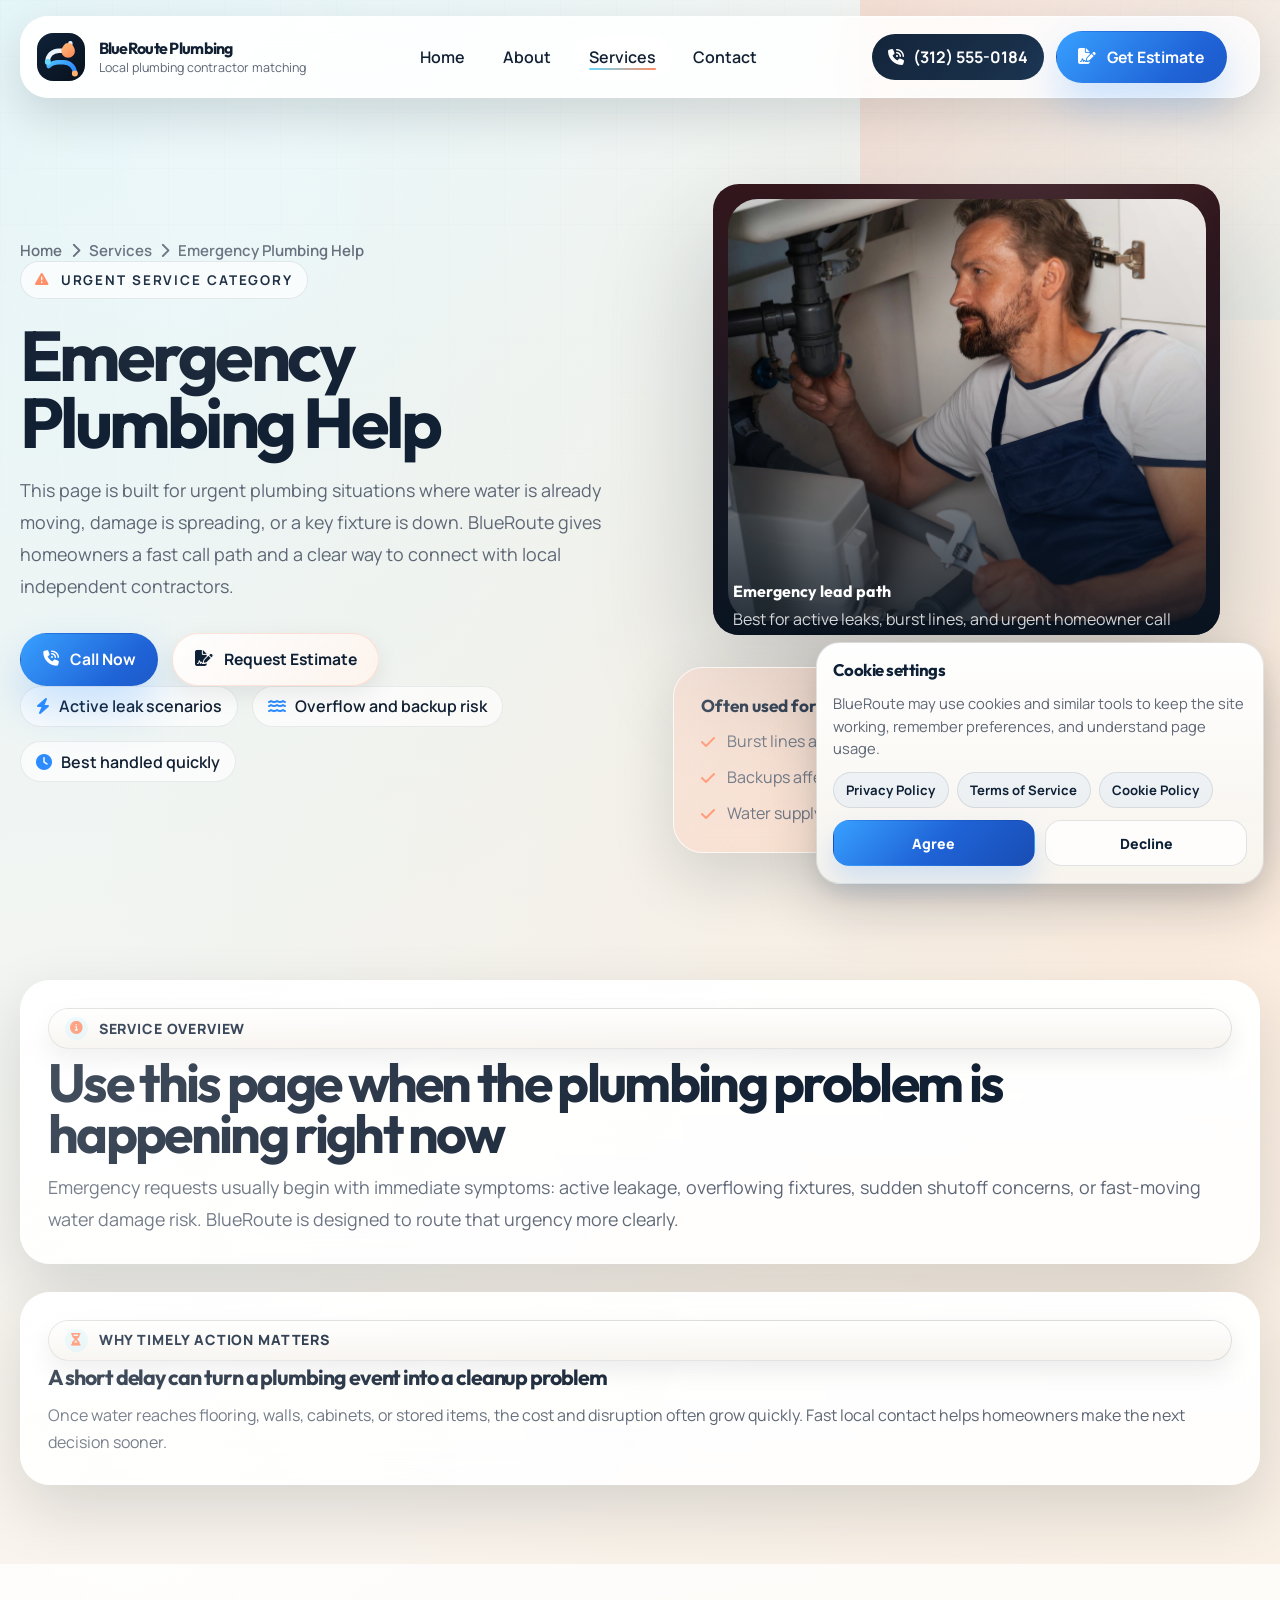
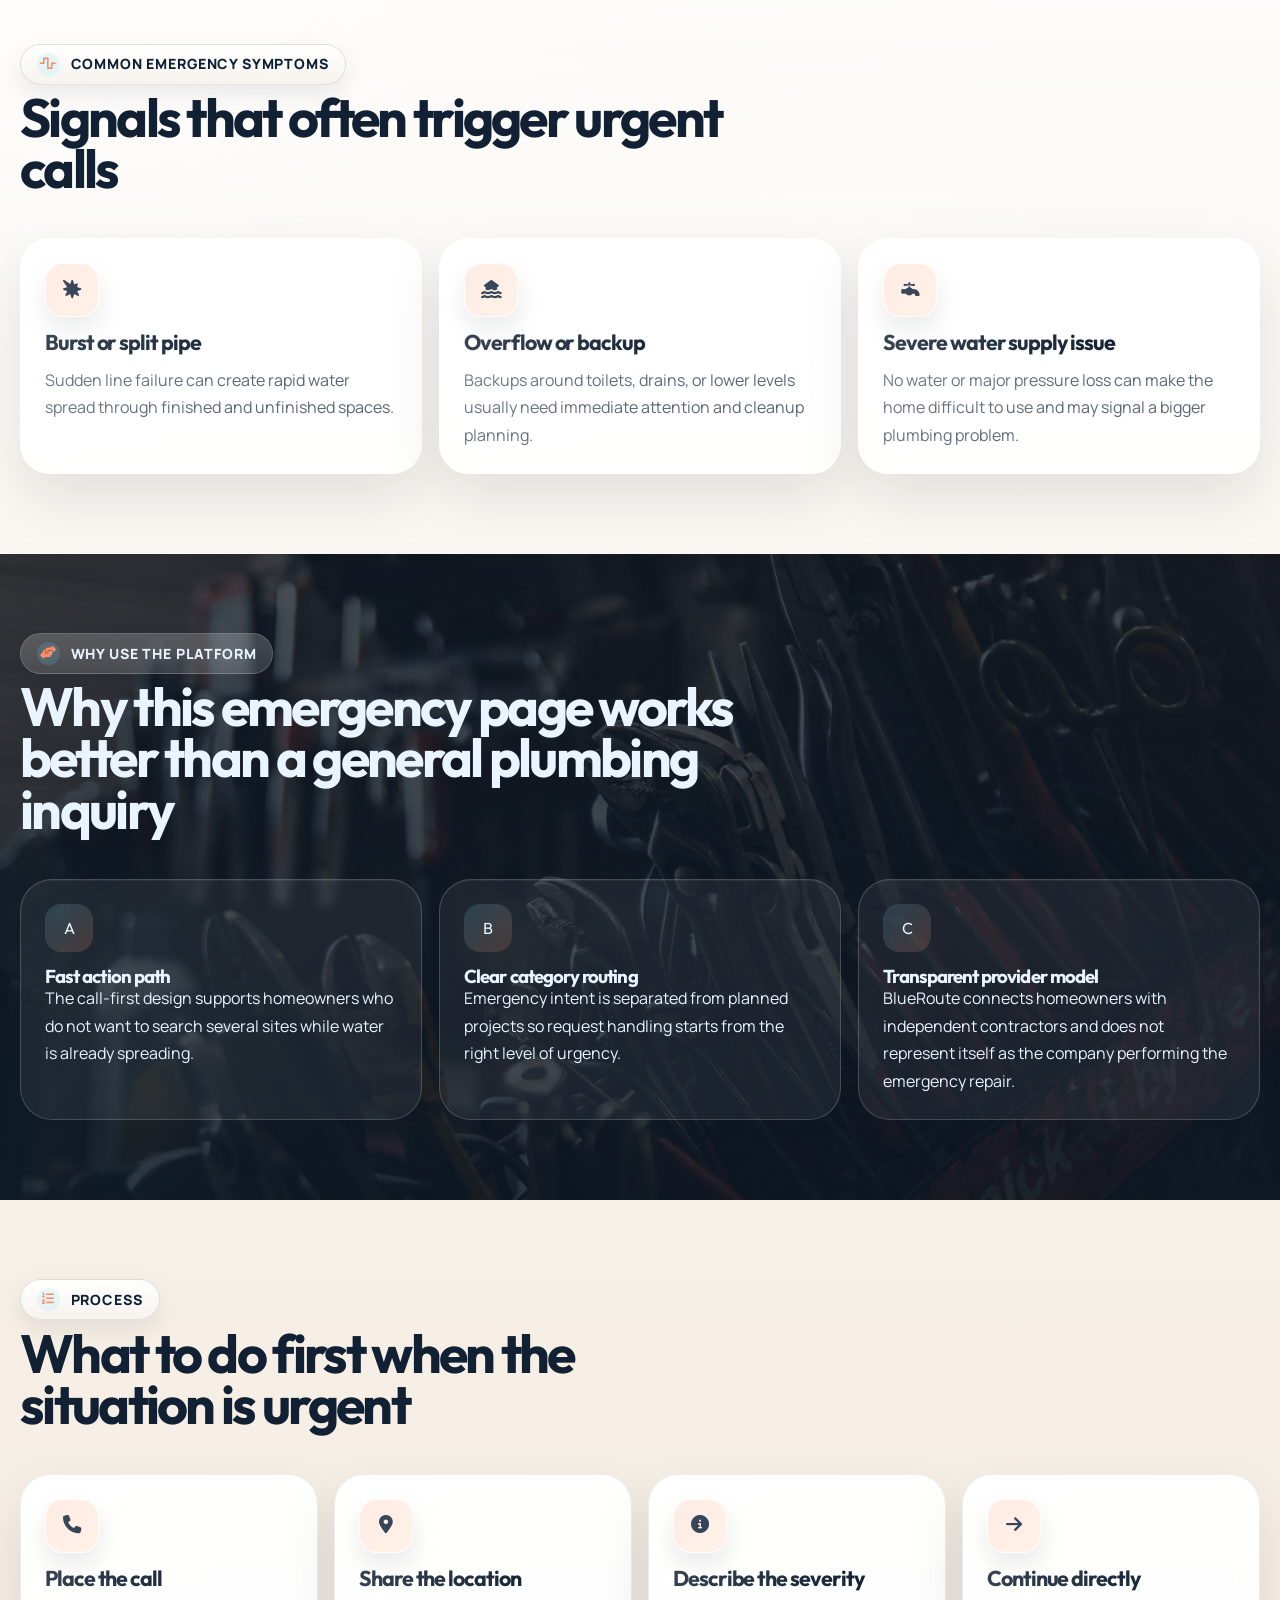
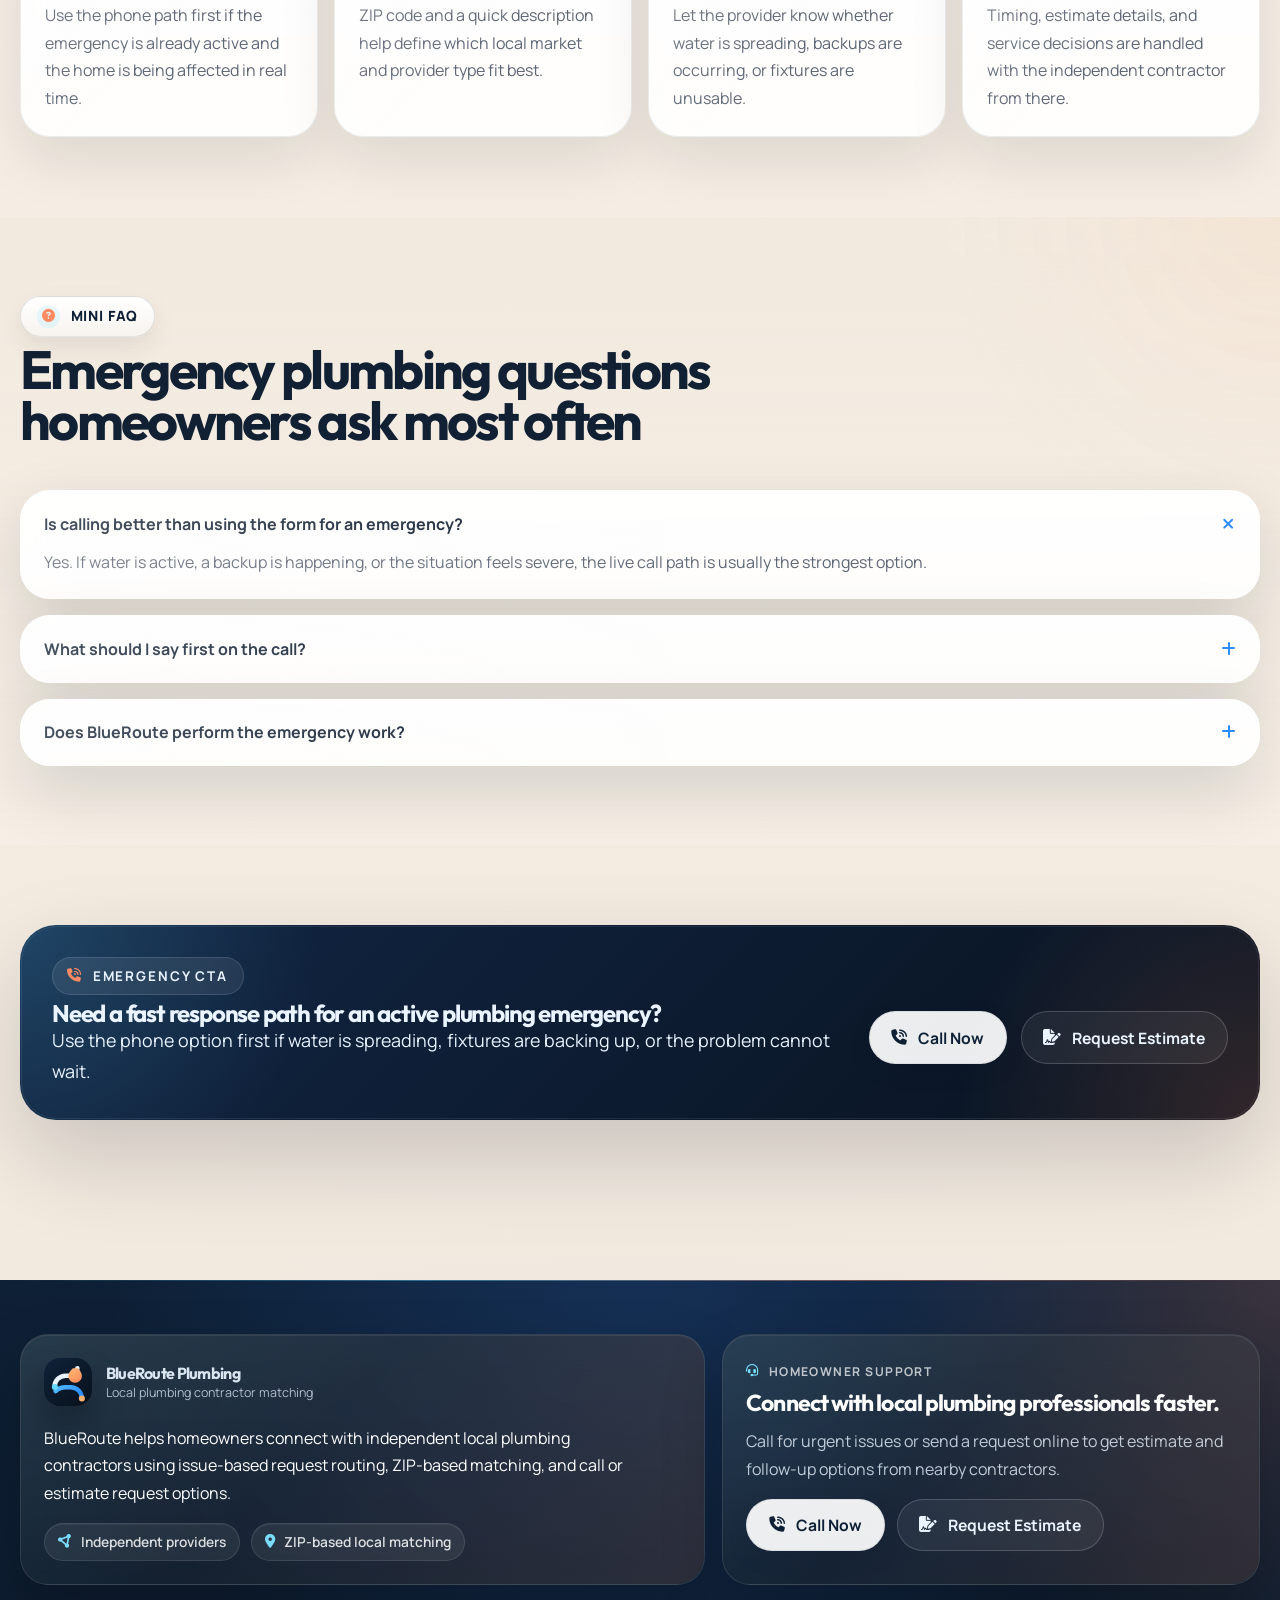
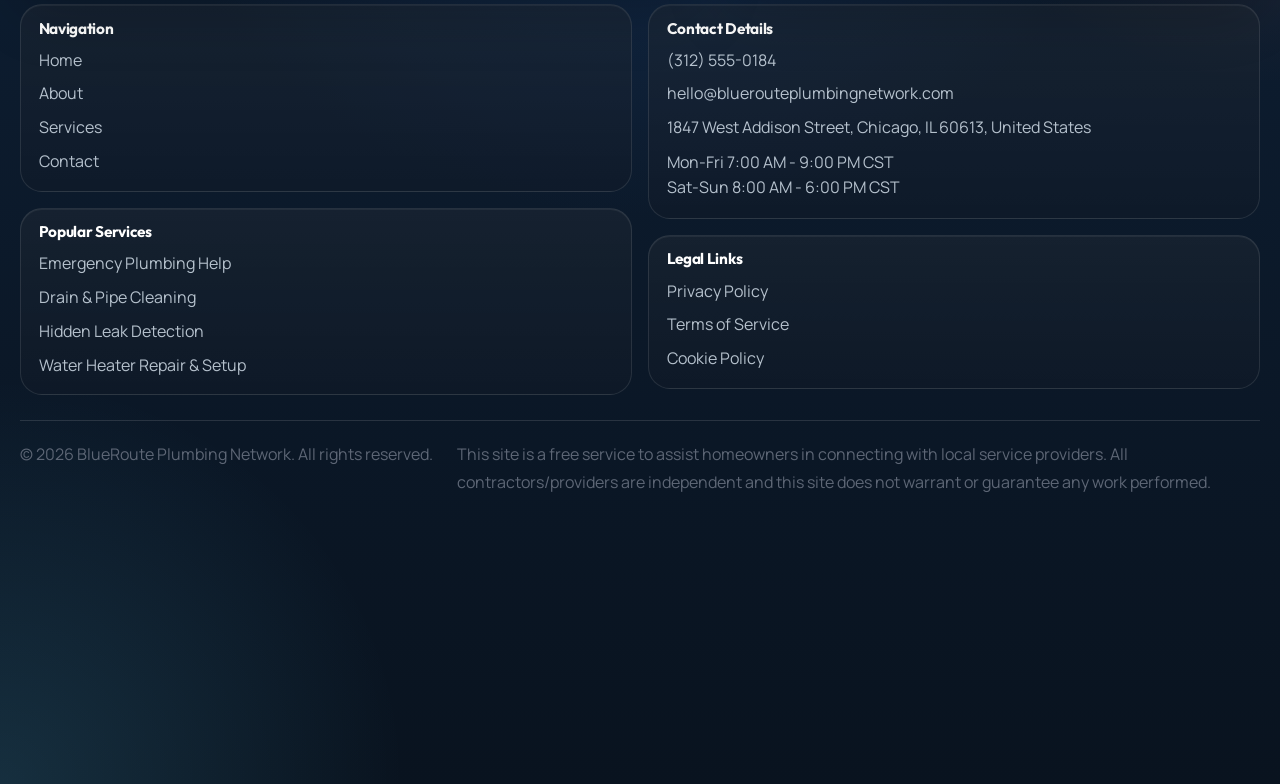
<file: service-pages/emergency-plumbing-help.html>
<!DOCTYPE html>
<html lang="en">
  <head>
    <meta charset="UTF-8" />
    <meta name="viewport" content="width=device-width, initial-scale=1.0" />
    <meta
      name="description"
      content="Use BlueRoute to start an emergency plumbing request for burst pipes, active leaks, backups, shutoff concerns, and other problems that need fast local contractor contact."
    />
    <title>Emergency Plumbing Help | BlueRoute Plumbing Network</title>
    <link rel="icon" type="image/svg+xml" sizes="any" href="../images/icons/favicon.svg?v=3" />
    <link rel="shortcut icon" href="../images/icons/favicon.svg?v=3" />
    <link rel="preconnect" href="https://fonts.googleapis.com" />
    <link rel="preconnect" href="https://fonts.gstatic.com" crossorigin />
    <link
      href="https://fonts.googleapis.com/css2?family=Manrope:wght@400;500;600;700;800&family=Outfit:wght@500;600;700;800;900&display=swap"
      rel="stylesheet"
    />
    <link
      rel="stylesheet"
      href="https://cdnjs.cloudflare.com/ajax/libs/font-awesome/6.5.2/css/all.min.css"
    />
    <link rel="stylesheet" href="../css/main.css" />
    <link rel="stylesheet" href="../css/emergency-plumbing-help.css" />
  </head>
  <body class="service-page service-emergency">
    <header class="site-header">
      <div class="container header-shell">
        <a class="brand" href="../index.html" aria-label="BlueRoute Plumbing home">
          <img src="../images/branding/logo-mark.svg" alt="BlueRoute Plumbing logo mark" />
          <div class="brand-text">
            <strong>BlueRoute Plumbing</strong>
            <span>Local plumbing contractor matching</span>
          </div>
        </a>
        <nav class="site-nav" aria-label="Primary navigation" data-menu>
          <div class="nav-list">
            <a class="nav-link" href="../index.html">Home</a>
            <a class="nav-link" href="../about.html">About</a>
            <a class="nav-link is-active" href="../services.html">Services</a>
            <a class="nav-link" href="../contact.html">Contact</a>
          </div>
        </nav>
        <div class="header-actions">
          <a class="phone-chip" href="tel:+13125550184"><i class="fa-solid fa-phone-volume"></i>(312) 555-0184</a>
          <a class="btn btn--primary" href="../contact.html#estimate-form"><i class="fa-solid fa-file-signature"></i>Get Estimate</a>
        </div>
        <button class="menu-toggle" type="button" aria-label="Open navigation menu" aria-expanded="false" data-menu-toggle>
          <span></span>
        </button>
      </div>
    </header>

    <main>
      <section class="page-hero service-hero">
        <div class="container page-hero-shell">
          <div class="page-hero-copy reveal">
            <div class="breadcrumbs">
              <a href="../index.html">Home</a>
              <i class="fa-solid fa-chevron-right"></i>
              <a href="../services.html">Services</a>
              <i class="fa-solid fa-chevron-right"></i>
              <span>Emergency Plumbing Help</span>
            </div>
            <span class="eyebrow"><i class="fa-solid fa-triangle-exclamation"></i> Urgent Service Category</span>
            <h1>Emergency Plumbing Help</h1>
            <p class="lede">
              This page is built for urgent plumbing situations where water is already moving, damage is spreading, or a key fixture is down. BlueRoute gives homeowners a fast call path and a clear way to connect with local independent contractors.
            </p>
            <div class="hero-actions">
              <a class="btn btn--primary" href="tel:+13125550184"><i class="fa-solid fa-phone-volume"></i>Call Now</a>
              <a class="btn btn--secondary" href="../contact.html#estimate-form"><i class="fa-solid fa-file-signature"></i>Request Estimate</a>
            </div>
            <div class="pill-row">
              <span class="pill"><i class="fa-solid fa-bolt"></i> Active leak scenarios</span>
              <span class="pill"><i class="fa-solid fa-water"></i> Overflow and backup risk</span>
              <span class="pill"><i class="fa-solid fa-clock"></i> Best handled quickly</span>
            </div>
          </div>
          <div class="service-hero-side reveal" data-delay="1">
            <figure class="visual-frame media-tile media-tile--showcase">
              <img
                src="../images/home/plumbing-professional.jpg"
                alt="Plumbing professional tightening a metal pipe connection"
                loading="eager"
              />
              <figcaption class="media-overlay" data-overlay-link="../contact.html#estimate-form" data-overlay-label="Request estimate">
                <strong>Emergency lead path</strong>
                <span>Best for active leaks, burst lines, and urgent homeowner call intent.</span>
              </figcaption>
            </figure>
            <div class="glass-panel service-focus-card">
              <strong>Often used for:</strong>
              <ul class="stack-list" style="margin-top: 0.85rem">
                <li><i class="fa-solid fa-check"></i><span>Burst lines and sudden leak spread</span></li>
                <li><i class="fa-solid fa-check"></i><span>Backups affecting bathrooms or basements</span></li>
                <li><i class="fa-solid fa-check"></i><span>Water supply interruptions or urgent shutoff concerns</span></li>
              </ul>
            </div>
          </div>
        </div>
      </section>

      <section class="section">
        <div class="container split-grid">
          <article class="content-card reveal">
            <span class="section-kicker"><i class="fa-solid fa-circle-info"></i> Service Overview</span>
            <h2>Use this page when the plumbing problem is happening right now</h2>
            <p class="lede">Emergency requests usually begin with immediate symptoms: active leakage, overflowing fixtures, sudden shutoff concerns, or fast-moving water damage risk. BlueRoute is designed to route that urgency more clearly.</p>
          </article>
          <article class="content-card reveal" data-delay="1">
            <span class="section-kicker"><i class="fa-solid fa-hourglass-half"></i> Why Timely Action Matters</span>
            <h3>A short delay can turn a plumbing event into a cleanup problem</h3>
            <p>Once water reaches flooring, walls, cabinets, or stored items, the cost and disruption often grow quickly. Fast local contact helps homeowners make the next decision sooner.</p>
          </article>
        </div>
      </section>

      <section class="section section--light">
        <div class="container">
          <div class="section-head reveal">
            <div class="section-copy">
              <span class="section-kicker"><i class="fa-solid fa-wave-square"></i> Common Emergency Symptoms</span>
              <h2>Signals that often trigger urgent calls</h2>
            </div>
          </div>
          <div class="issue-grid">
            <article class="card reveal">
              <div class="icon-badge"><i class="fa-solid fa-burst"></i></div>
              <h3>Burst or split pipe</h3>
              <p>Sudden line failure can create rapid water spread through finished and unfinished spaces.</p>
            </article>
            <article class="card reveal" data-delay="1">
              <div class="icon-badge"><i class="fa-solid fa-house-flood-water"></i></div>
              <h3>Overflow or backup</h3>
              <p>Backups around toilets, drains, or lower levels usually need immediate attention and cleanup planning.</p>
            </article>
            <article class="card reveal" data-delay="2">
              <div class="icon-badge"><i class="fa-solid fa-faucet"></i></div>
              <h3>Severe water supply issue</h3>
              <p>No water or major pressure loss can make the home difficult to use and may signal a bigger plumbing problem.</p>
            </article>
          </div>
        </div>
      </section>

      <section class="section section--ink">
        <div class="container">
          <div class="section-head reveal">
            <div class="section-copy">
              <span class="section-kicker"><i class="fa-solid fa-handshake-angle"></i> Why Use The Platform</span>
              <h2>Why this emergency page works better than a general plumbing inquiry</h2>
            </div>
          </div>
          <div class="benefit-grid">
            <article class="process-card reveal">
              <div class="step-index">A</div>
              <h3>Fast action path</h3>
              <p>The call-first design supports homeowners who do not want to search several sites while water is already spreading.</p>
            </article>
            <article class="process-card reveal" data-delay="1">
              <div class="step-index">B</div>
              <h3>Clear category routing</h3>
              <p>Emergency intent is separated from planned projects so request handling starts from the right level of urgency.</p>
            </article>
            <article class="process-card reveal" data-delay="2">
              <div class="step-index">C</div>
              <h3>Transparent provider model</h3>
              <p>BlueRoute connects homeowners with independent contractors and does not represent itself as the company performing the emergency repair.</p>
            </article>
          </div>
        </div>
      </section>

      <section class="section">
        <div class="container">
          <div class="section-head reveal">
            <div class="section-copy">
              <span class="section-kicker"><i class="fa-solid fa-list-ol"></i> Process</span>
              <h2>What to do first when the situation is urgent</h2>
            </div>
          </div>
          <div class="process-grid service-process-grid">
            <article class="card reveal">
              <div class="icon-badge"><i class="fa-solid fa-phone"></i></div>
              <h3>Place the call</h3>
              <p>Use the phone path first if the emergency is already active and the home is being affected in real time.</p>
            </article>
            <article class="card reveal" data-delay="1">
              <div class="icon-badge"><i class="fa-solid fa-location-dot"></i></div>
              <h3>Share the location</h3>
              <p>ZIP code and a quick description help define which local market and provider type fit best.</p>
            </article>
            <article class="card reveal" data-delay="2">
              <div class="icon-badge"><i class="fa-solid fa-circle-info"></i></div>
              <h3>Describe the severity</h3>
              <p>Let the provider know whether water is spreading, backups are occurring, or fixtures are unusable.</p>
            </article>
            <article class="card reveal" data-delay="3">
              <div class="icon-badge"><i class="fa-solid fa-arrow-right"></i></div>
              <h3>Continue directly</h3>
              <p>Timing, estimate details, and service decisions are handled with the independent contractor from there.</p>
            </article>
          </div>
        </div>
      </section>

      <section class="section section--sand">
        <div class="container">
          <div class="section-head reveal">
            <div class="section-copy">
              <span class="section-kicker"><i class="fa-solid fa-circle-question"></i> Mini FAQ</span>
              <h2>Emergency plumbing questions homeowners ask most often</h2>
            </div>
          </div>
          <div class="faq-list">
            <article class="faq-item reveal is-open" data-faq>
              <button class="faq-toggle" type="button" aria-expanded="true" data-faq-toggle>Is calling better than using the form for an emergency?<i class="fa-solid fa-plus"></i></button>
              <div class="faq-panel"><div><p>Yes. If water is active, a backup is happening, or the situation feels severe, the live call path is usually the strongest option.</p></div></div>
            </article>
            <article class="faq-item reveal" data-delay="1" data-faq>
              <button class="faq-toggle" type="button" aria-expanded="false" data-faq-toggle>What should I say first on the call?<i class="fa-solid fa-plus"></i></button>
              <div class="faq-panel"><div><p>Start with the urgency, what is leaking or backing up, and whether water is spreading into the property.</p></div></div>
            </article>
            <article class="faq-item reveal" data-delay="2" data-faq>
              <button class="faq-toggle" type="button" aria-expanded="false" data-faq-toggle>Does BlueRoute perform the emergency work?<i class="fa-solid fa-plus"></i></button>
              <div class="faq-panel"><div><p>No. BlueRoute is a free connection platform and does not claim to perform the plumbing work directly.</p></div></div>
            </article>
          </div>
        </div>
      </section>

      <section class="section">
        <div class="container">
          <div class="cta-band reveal">
            <div class="cta-grid">
              <div>
                <span class="eyebrow"><i class="fa-solid fa-phone-volume"></i> Emergency CTA</span>
                <h2>Need a fast response path for an active plumbing emergency?</h2>
                <p class="lede">Use the phone option first if water is spreading, fixtures are backing up, or the problem cannot wait.</p>
              </div>
              <div class="inline-actions">
                <a class="btn btn--light" href="tel:+13125550184"><i class="fa-solid fa-phone-volume"></i>Call Now</a>
                <a class="btn btn--ghost" href="../contact.html#estimate-form"><i class="fa-solid fa-file-signature"></i>Request Estimate</a>
              </div>
            </div>
          </div>
        </div>
      </section>
    </main>

    <footer class="site-footer">
      <div class="container footer-callout">
        <div class="footer-panel">
          <a class="brand" href="../index.html" aria-label="BlueRoute Plumbing home">
            <img src="../images/branding/logo-mark.svg" alt="BlueRoute Plumbing logo mark" />
            <div class="brand-text">
              <strong>BlueRoute Plumbing</strong>
              <span>Local plumbing contractor matching</span>
            </div>
          </a>
          <p class="footer-brand-copy">
            BlueRoute helps homeowners connect with independent local plumbing contractors using issue-based request routing, ZIP-based matching, and call or estimate request options.
          </p>
          <div class="footer-tag-row">
            <span class="footer-tag"><i class="fa-solid fa-circle-nodes"></i> Independent providers</span>
            <span class="footer-tag"><i class="fa-solid fa-location-dot"></i> ZIP-based local matching</span>
          </div>
        </div>
        <div class="footer-panel">
          <span class="footer-kicker"><i class="fa-solid fa-headset"></i> Homeowner Support</span>
          <h3 class="footer-action-title">Connect with local plumbing professionals faster.</h3>
          <p class="footer-action-copy">
            Call for urgent issues or send a request online to get estimate and follow-up options from nearby contractors.
          </p>
          <div class="footer-action-row">
            <a class="btn btn--light" href="tel:+13125550184"><i class="fa-solid fa-phone-volume"></i>Call Now</a>
            <a class="btn btn--ghost" href="../contact.html#estimate-form"><i class="fa-solid fa-file-signature"></i>Request Estimate</a>
          </div>
        </div>
      </div>
      <div class="container footer-grid">
        <div class="footer-column">
          <div class="footer-group">
            <h3 class="footer-title">Navigation</h3>
            <div class="footer-links">
              <a href="../index.html">Home</a>
              <a href="../about.html">About</a>
              <a href="../services.html">Services</a>
              <a href="../contact.html">Contact</a>
            </div>
          </div>
          <div class="footer-group">
            <h3 class="footer-title">Popular Services</h3>
            <div class="footer-links">
              <a href="emergency-plumbing-help.html">Emergency Plumbing Help</a>
              <a href="drain-pipe-cleaning.html">Drain &amp; Pipe Cleaning</a>
              <a href="hidden-leak-detection.html">Hidden Leak Detection</a>
              <a href="water-heater-repair-setup.html">Water Heater Repair &amp; Setup</a>
            </div>
          </div>
        </div>
        <div class="footer-column">
          <div class="footer-group">
            <h3 class="footer-title">Contact Details</h3>
            <div class="footer-links">
              <a href="tel:+13125550184">(312) 555-0184</a>
              <a href="mailto:hello@bluerouteplumbingnetwork.com">hello@bluerouteplumbingnetwork.com</a>
              <p>1847 West Addison Street, Chicago, IL 60613, United States</p>
              <p>Mon-Fri 7:00 AM - 9:00 PM CST<br />Sat-Sun 8:00 AM - 6:00 PM CST</p>
            </div>
          </div>
          <div class="footer-group">
            <h3 class="footer-title">Legal Links</h3>
            <div class="footer-links">
              <a href="../privacy-policy.html">Privacy Policy</a>
              <a href="../terms-of-service.html">Terms of Service</a>
              <a href="../cookie-policy.html">Cookie Policy</a>
            </div>
          </div>
        </div>
      </div>
      <div class="container footer-bottom">
        <p>&copy; <span data-year></span> BlueRoute Plumbing Network. All rights reserved.</p>
        <p>
          This site is a free service to assist homeowners in connecting with local service providers. All contractors/providers are independent and this site does not warrant or guarantee any work performed.
        </p>
      </div>
    </footer>

    <script src="../js/mobile-menu.js" defer></script>
    <script src="../js/faq.js" defer></script>
    <script src="../js/form-validation.js" defer></script>
    <script src="../js/animations.js" defer></script>
    <script src="../js/counters.js" defer></script>
    <script src="../js/main.js" defer></script>
  </body>
</html>
</file>
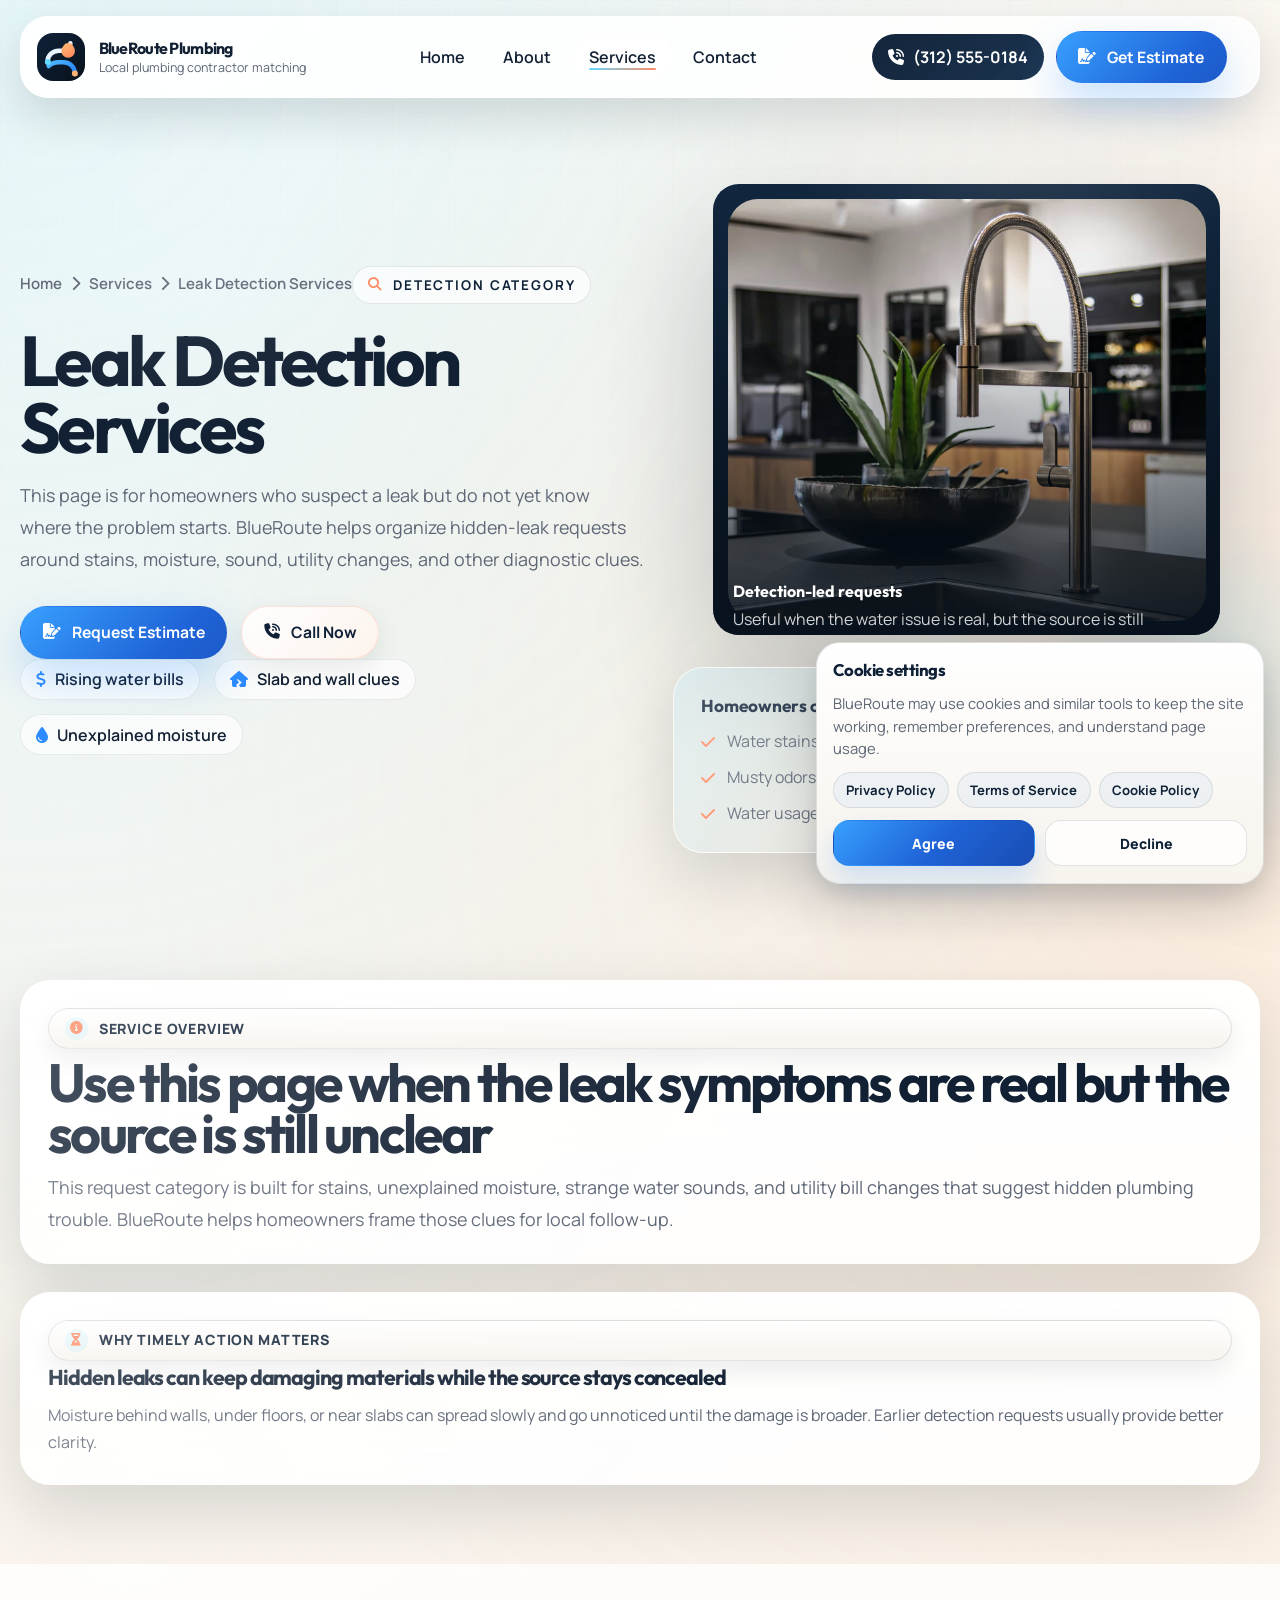
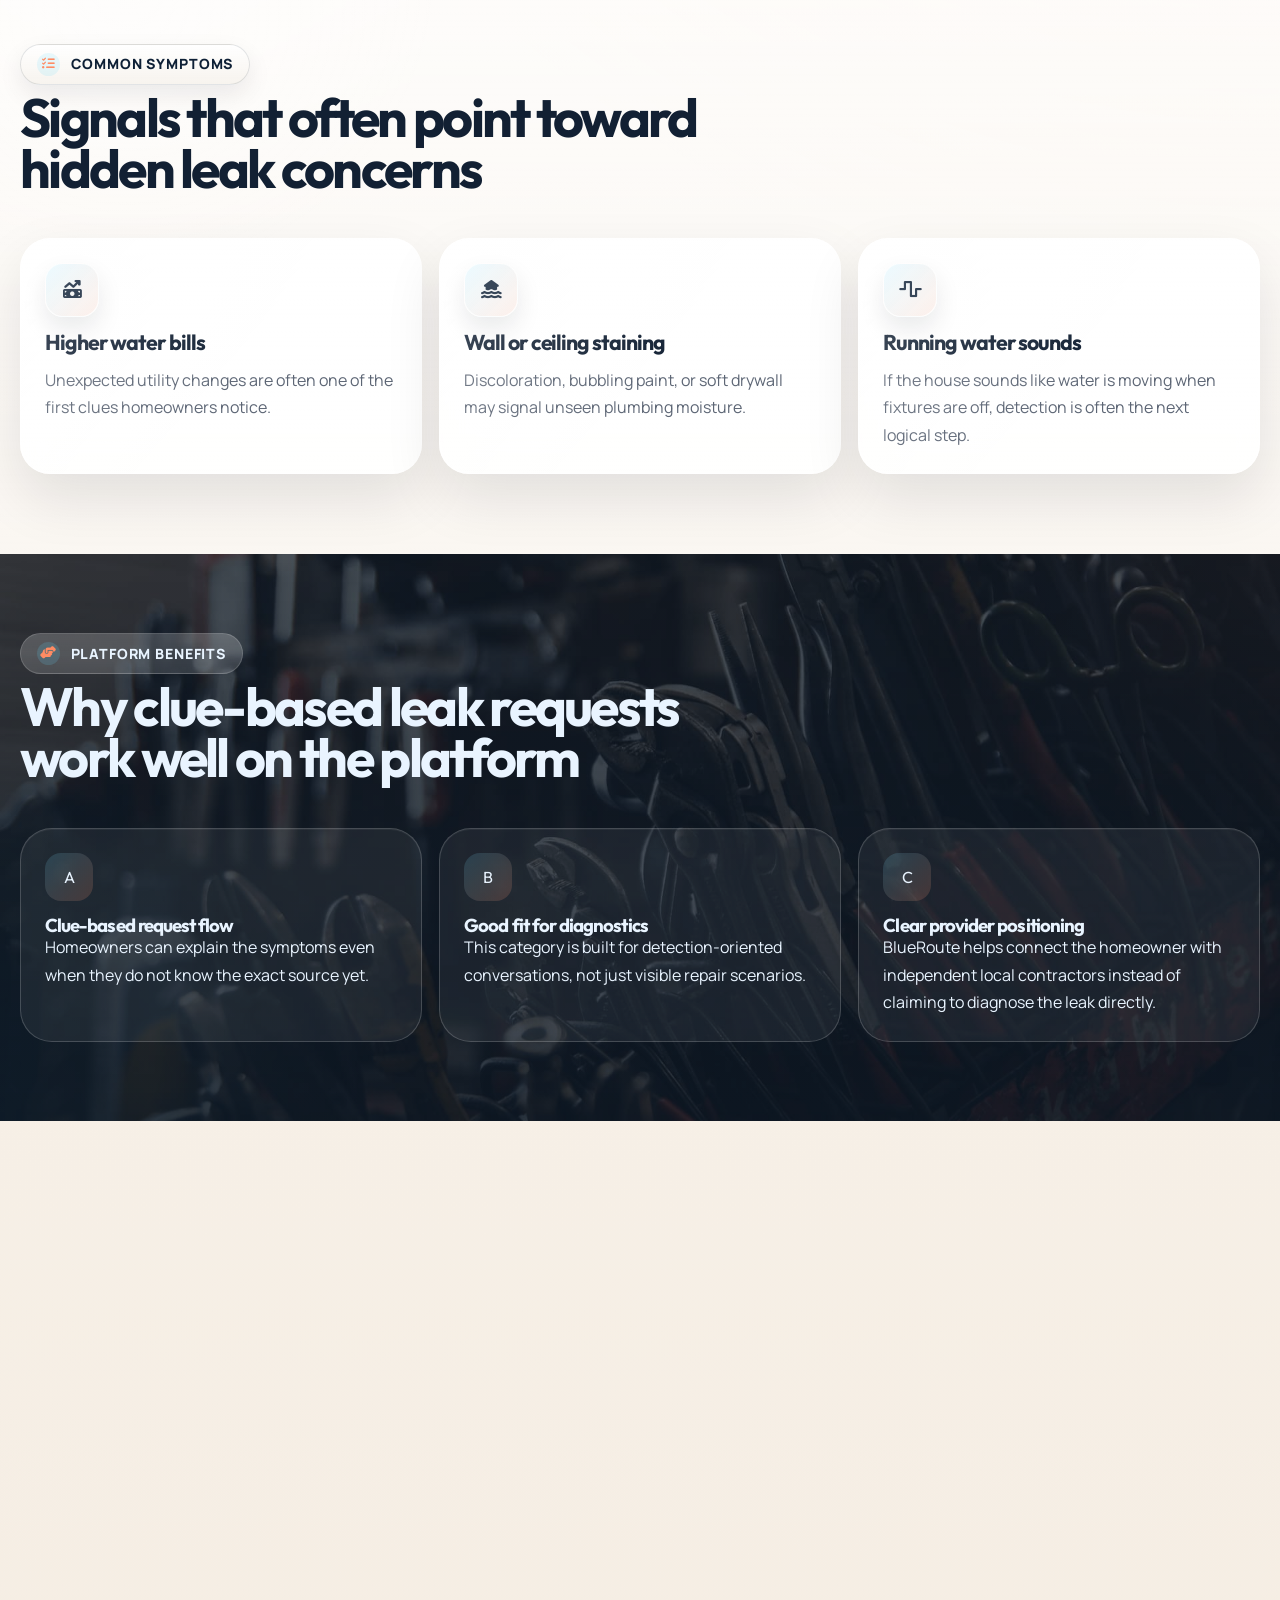
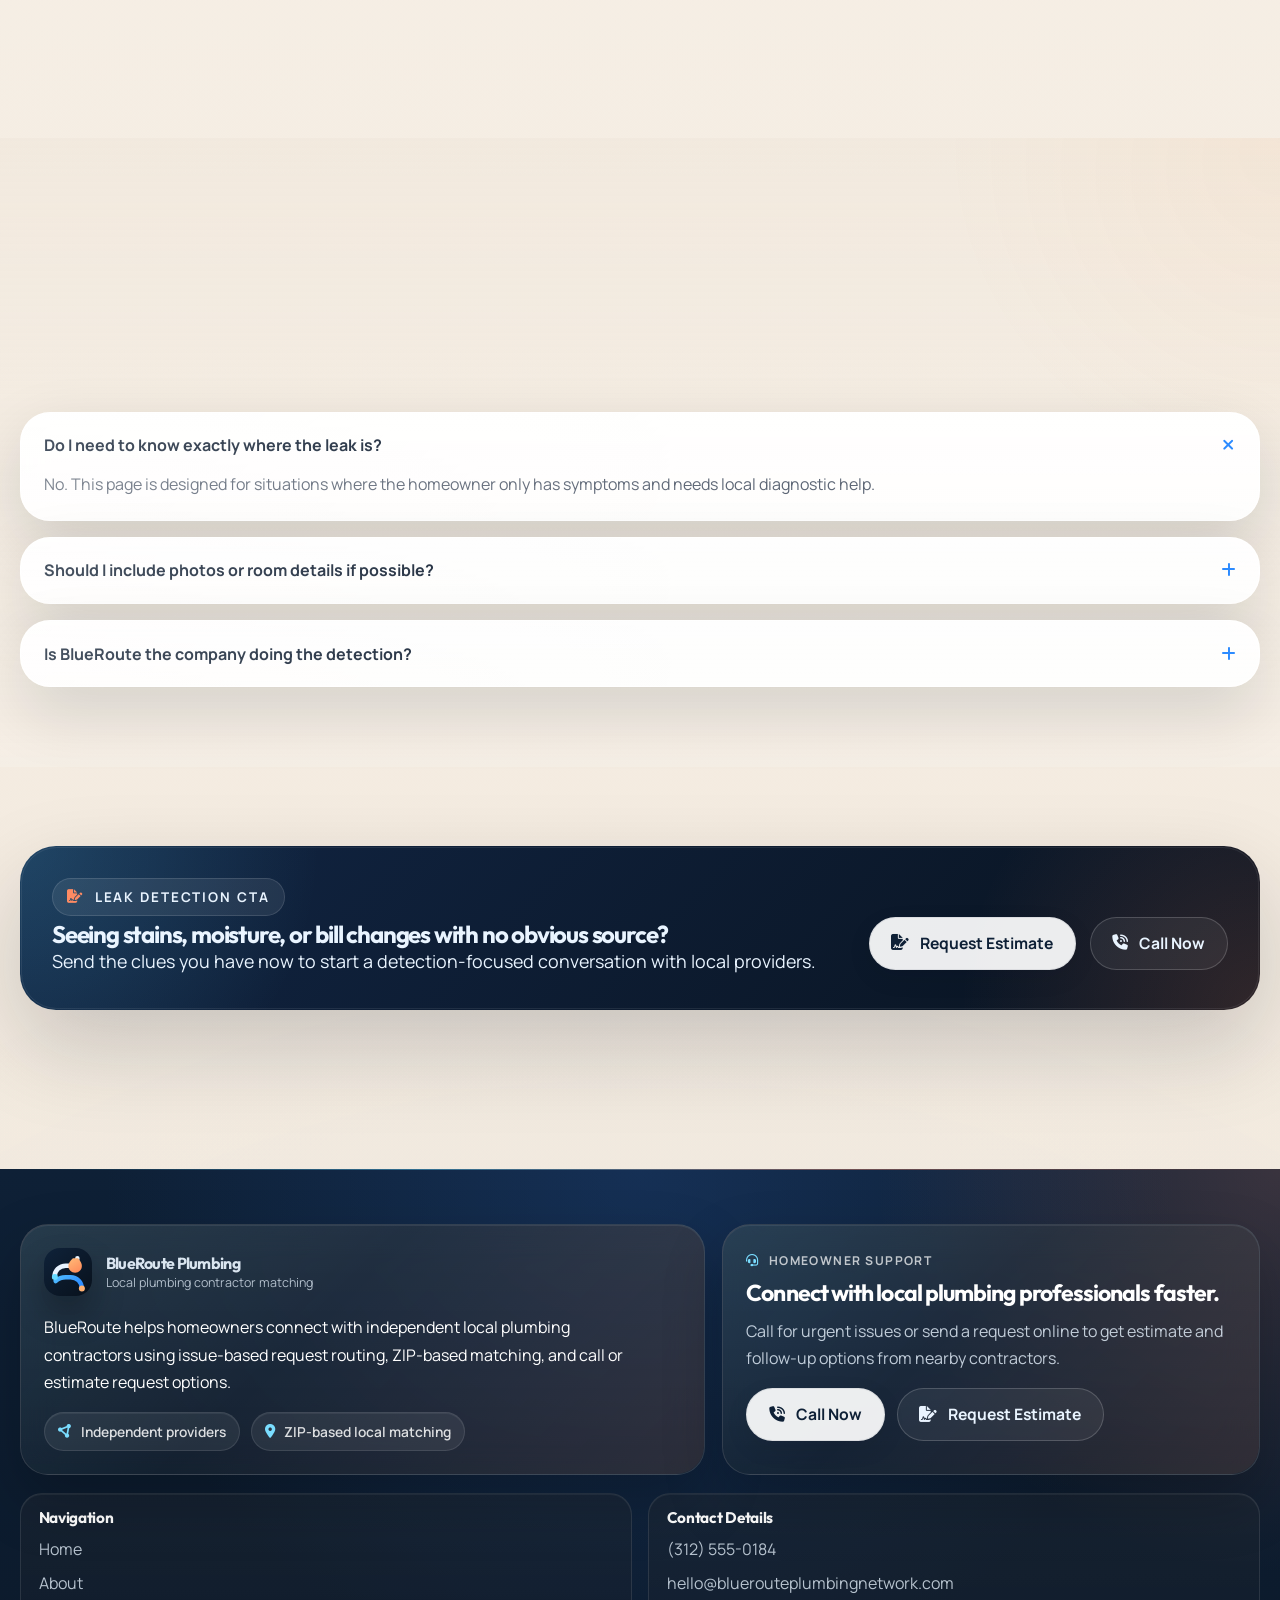
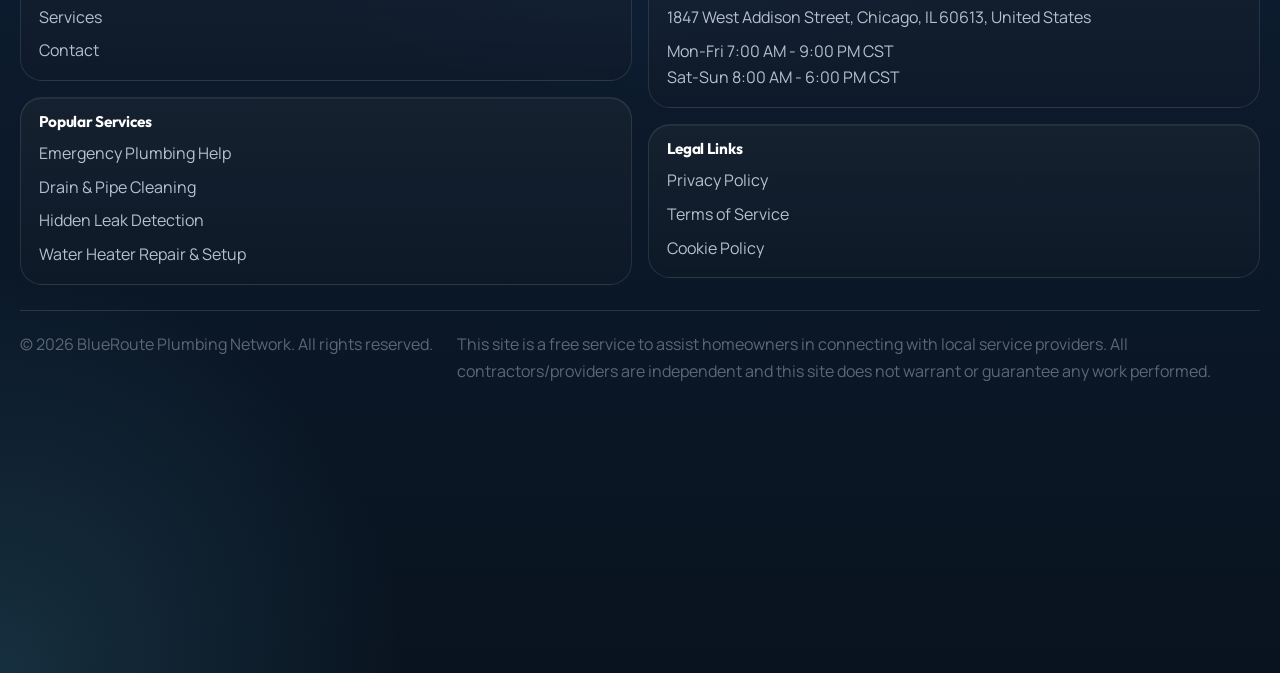
<file: service-pages/hidden-leak-detection.html>
<!DOCTYPE html>
<html lang="en">
  <head>
    <meta charset="UTF-8" />
    <meta name="viewport" content="width=device-width, initial-scale=1.0" />
    <meta name="description" content="Use BlueRoute to request hidden leak detection help for unexplained moisture, slab leak concerns, rising water bills, stains, and other signs of concealed plumbing problems." />
    <title>Leak Detection Services | BlueRoute Plumbing Network</title>
    <link rel="icon" type="image/svg+xml" sizes="any" href="../images/icons/favicon.svg?v=3" />
    <link rel="shortcut icon" href="../images/icons/favicon.svg?v=3" />
    <link rel="preconnect" href="https://fonts.googleapis.com" />
    <link rel="preconnect" href="https://fonts.gstatic.com" crossorigin />
    <link href="https://fonts.googleapis.com/css2?family=Manrope:wght@400;500;600;700;800&family=Outfit:wght@500;600;700;800;900&display=swap" rel="stylesheet" />
    <link rel="stylesheet" href="https://cdnjs.cloudflare.com/ajax/libs/font-awesome/6.5.2/css/all.min.css" />
    <link rel="stylesheet" href="../css/main.css" />
    <link rel="stylesheet" href="../css/hidden-leak-detection.css" />
  </head>
  <body class="service-page service-leak">
    <header class="site-header"><div class="container header-shell"><a class="brand" href="../index.html" aria-label="BlueRoute Plumbing home"><img src="../images/branding/logo-mark.svg" alt="BlueRoute Plumbing logo mark" /><div class="brand-text"><strong>BlueRoute Plumbing</strong><span>Local plumbing contractor matching</span></div></a><nav class="site-nav" aria-label="Primary navigation" data-menu><div class="nav-list"><a class="nav-link" href="../index.html">Home</a><a class="nav-link" href="../about.html">About</a><a class="nav-link is-active" href="../services.html">Services</a><a class="nav-link" href="../contact.html">Contact</a></div></nav><div class="header-actions"><a class="phone-chip" href="tel:+13125550184"><i class="fa-solid fa-phone-volume"></i>(312) 555-0184</a><a class="btn btn--primary" href="../contact.html#estimate-form"><i class="fa-solid fa-file-signature"></i>Get Estimate</a></div><button class="menu-toggle" type="button" aria-label="Open navigation menu" aria-expanded="false" data-menu-toggle><span></span></button></div></header>
    <main>
      <section class="page-hero service-hero"><div class="container page-hero-shell"><div class="page-hero-copy reveal"><div class="breadcrumbs"><a href="../index.html">Home</a><i class="fa-solid fa-chevron-right"></i><a href="../services.html">Services</a><i class="fa-solid fa-chevron-right"></i><span>Leak Detection Services</span></div><span class="eyebrow"><i class="fa-solid fa-magnifying-glass"></i> Detection Category</span><h1>Leak Detection Services</h1><p class="lede">This page is for homeowners who suspect a leak but do not yet know where the problem starts. BlueRoute helps organize hidden-leak requests around stains, moisture, sound, utility changes, and other diagnostic clues.</p><div class="hero-actions"><a class="btn btn--primary" href="../contact.html#estimate-form"><i class="fa-solid fa-file-signature"></i>Request Estimate</a><a class="btn btn--secondary" href="tel:+13125550184"><i class="fa-solid fa-phone-volume"></i>Call Now</a></div><div class="pill-row"><span class="pill"><i class="fa-solid fa-dollar-sign"></i> Rising water bills</span><span class="pill"><i class="fa-solid fa-house-crack"></i> Slab and wall clues</span><span class="pill"><i class="fa-solid fa-droplet"></i> Unexplained moisture</span></div></div><div class="service-hero-side reveal" data-delay="1"><figure class="visual-frame media-tile media-tile--showcase"><img src="../images/home/new-kitchen-room.jpg" alt="Modern kitchen interior with sink and plumbing fixtures" loading="eager" /><figcaption class="media-overlay" data-overlay-link="../contact.html#estimate-form" data-overlay-label="Request estimate"><strong>Detection-led requests</strong><span>Useful when the water issue is real, but the source is still unclear.</span></figcaption></figure><div class="glass-panel service-focus-card"><strong>Homeowners often notice:</strong><ul class="stack-list" style="margin-top: 0.85rem"><li><i class="fa-solid fa-check"></i><span>Water stains or soft spots</span></li><li><i class="fa-solid fa-check"></i><span>Musty odors or unexplained dampness</span></li><li><i class="fa-solid fa-check"></i><span>Water usage changes without a clear cause</span></li></ul></div></div></div></section>
      <section class="section"><div class="container split-grid"><article class="content-card reveal"><span class="section-kicker"><i class="fa-solid fa-circle-info"></i> Service Overview</span><h2>Use this page when the leak symptoms are real but the source is still unclear</h2><p class="lede">This request category is built for stains, unexplained moisture, strange water sounds, and utility bill changes that suggest hidden plumbing trouble. BlueRoute helps homeowners frame those clues for local follow-up.</p></article><article class="content-card reveal" data-delay="1"><span class="section-kicker"><i class="fa-solid fa-hourglass-half"></i> Why Timely Action Matters</span><h3>Hidden leaks can keep damaging materials while the source stays concealed</h3><p>Moisture behind walls, under floors, or near slabs can spread slowly and go unnoticed until the damage is broader. Earlier detection requests usually provide better clarity.</p></article></div></section>
      <section class="section section--light"><div class="container"><div class="section-head reveal"><div class="section-copy"><span class="section-kicker"><i class="fa-solid fa-list-check"></i> Common Symptoms</span><h2>Signals that often point toward hidden leak concerns</h2></div></div><div class="issue-grid"><article class="card reveal"><div class="icon-badge"><i class="fa-solid fa-money-bill-trend-up"></i></div><h3>Higher water bills</h3><p>Unexpected utility changes are often one of the first clues homeowners notice.</p></article><article class="card reveal" data-delay="1"><div class="icon-badge"><i class="fa-solid fa-house-flood-water"></i></div><h3>Wall or ceiling staining</h3><p>Discoloration, bubbling paint, or soft drywall may signal unseen plumbing moisture.</p></article><article class="card reveal" data-delay="2"><div class="icon-badge"><i class="fa-solid fa-wave-square"></i></div><h3>Running water sounds</h3><p>If the house sounds like water is moving when fixtures are off, detection is often the next logical step.</p></article></div></div></section>
      <section class="section section--ink"><div class="container"><div class="section-head reveal"><div class="section-copy"><span class="section-kicker"><i class="fa-solid fa-handshake-angle"></i> Platform Benefits</span><h2>Why clue-based leak requests work well on the platform</h2></div></div><div class="benefit-grid"><article class="process-card reveal"><div class="step-index">A</div><h3>Clue-based request flow</h3><p>Homeowners can explain the symptoms even when they do not know the exact source yet.</p></article><article class="process-card reveal" data-delay="1"><div class="step-index">B</div><h3>Good fit for diagnostics</h3><p>This category is built for detection-oriented conversations, not just visible repair scenarios.</p></article><article class="process-card reveal" data-delay="2"><div class="step-index">C</div><h3>Clear provider positioning</h3><p>BlueRoute helps connect the homeowner with independent local contractors instead of claiming to diagnose the leak directly.</p></article></div></div></section>
      <section class="section"><div class="container"><div class="section-head reveal"><div class="section-copy"><span class="section-kicker"><i class="fa-solid fa-list-ol"></i> Process</span><h2>How homeowners use BlueRoute when the leak is not visible</h2></div></div><div class="process-grid service-process-grid"><article class="card reveal"><div class="icon-badge"><i class="fa-solid fa-magnifying-glass"></i></div><h3>Choose leak detection</h3><p>Start here when the symptoms suggest hidden plumbing moisture rather than a clearly visible repair point.</p></article><article class="card reveal" data-delay="1"><div class="icon-badge"><i class="fa-solid fa-note-sticky"></i></div><h3>Describe the clues</h3><p>Include stains, odors, water sounds, or bill changes so the provider has stronger diagnostic context.</p></article><article class="card reveal" data-delay="2"><div class="icon-badge"><i class="fa-solid fa-location-dot"></i></div><h3>Add the area and ZIP</h3><p>Location and affected-room detail help shape the local follow-up conversation.</p></article><article class="card reveal" data-delay="3"><div class="icon-badge"><i class="fa-solid fa-arrow-right"></i></div><h3>Continue with a provider</h3><p>Inspection approach, timing, and likely next steps are discussed directly with the contractor.</p></article></div></div></section>
      <section class="section section--sand"><div class="container"><div class="section-head reveal"><div class="section-copy"><span class="section-kicker"><i class="fa-solid fa-circle-question"></i> Mini FAQ</span><h2>Questions about hidden leak and moisture-related requests</h2></div></div><div class="faq-list"><article class="faq-item reveal is-open" data-faq><button class="faq-toggle" type="button" aria-expanded="true" data-faq-toggle>Do I need to know exactly where the leak is?<i class="fa-solid fa-plus"></i></button><div class="faq-panel"><div><p>No. This page is designed for situations where the homeowner only has symptoms and needs local diagnostic help.</p></div></div></article><article class="faq-item reveal" data-delay="1" data-faq><button class="faq-toggle" type="button" aria-expanded="false" data-faq-toggle>Should I include photos or room details if possible?<i class="fa-solid fa-plus"></i></button><div class="faq-panel"><div><p>Yes. Any specific clue about where moisture is showing up can help the next conversation start faster.</p></div></div></article><article class="faq-item reveal" data-delay="2" data-faq><button class="faq-toggle" type="button" aria-expanded="false" data-faq-toggle>Is BlueRoute the company doing the detection?<i class="fa-solid fa-plus"></i></button><div class="faq-panel"><div><p>No. BlueRoute is a connection service that helps homeowners reach independent local plumbing providers.</p></div></div></article></div></div></section>
      <section class="section"><div class="container"><div class="cta-band reveal"><div class="cta-grid"><div><span class="eyebrow"><i class="fa-solid fa-file-signature"></i> Leak Detection CTA</span><h2>Seeing stains, moisture, or bill changes with no obvious source?</h2><p class="lede">Send the clues you have now to start a detection-focused conversation with local providers.</p></div><div class="inline-actions"><a class="btn btn--light" href="../contact.html#estimate-form"><i class="fa-solid fa-file-signature"></i>Request Estimate</a><a class="btn btn--ghost" href="tel:+13125550184"><i class="fa-solid fa-phone-volume"></i>Call Now</a></div></div></div></div></section>
    </main>

    <footer class="site-footer">
      <div class="container footer-callout">
        <div class="footer-panel">
          <a class="brand" href="../index.html" aria-label="BlueRoute Plumbing home">
            <img src="../images/branding/logo-mark.svg" alt="BlueRoute Plumbing logo mark" />
            <div class="brand-text">
              <strong>BlueRoute Plumbing</strong>
              <span>Local plumbing contractor matching</span>
            </div>
          </a>
          <p class="footer-brand-copy">
            BlueRoute helps homeowners connect with independent local plumbing contractors using issue-based request routing, ZIP-based matching, and call or estimate request options.
          </p>
          <div class="footer-tag-row">
            <span class="footer-tag"><i class="fa-solid fa-circle-nodes"></i> Independent providers</span>
            <span class="footer-tag"><i class="fa-solid fa-location-dot"></i> ZIP-based local matching</span>
          </div>
        </div>
        <div class="footer-panel">
          <span class="footer-kicker"><i class="fa-solid fa-headset"></i> Homeowner Support</span>
          <h3 class="footer-action-title">Connect with local plumbing professionals faster.</h3>
          <p class="footer-action-copy">
            Call for urgent issues or send a request online to get estimate and follow-up options from nearby contractors.
          </p>
          <div class="footer-action-row">
            <a class="btn btn--light" href="tel:+13125550184"><i class="fa-solid fa-phone-volume"></i>Call Now</a>
            <a class="btn btn--ghost" href="../contact.html#estimate-form"><i class="fa-solid fa-file-signature"></i>Request Estimate</a>
          </div>
        </div>
      </div>
      <div class="container footer-grid">
        <div class="footer-column">
          <div class="footer-group">
            <h3 class="footer-title">Navigation</h3>
            <div class="footer-links">
              <a href="../index.html">Home</a>
              <a href="../about.html">About</a>
              <a href="../services.html">Services</a>
              <a href="../contact.html">Contact</a>
            </div>
          </div>
          <div class="footer-group">
            <h3 class="footer-title">Popular Services</h3>
            <div class="footer-links">
              <a href="emergency-plumbing-help.html">Emergency Plumbing Help</a>
              <a href="drain-pipe-cleaning.html">Drain &amp; Pipe Cleaning</a>
              <a href="hidden-leak-detection.html">Hidden Leak Detection</a>
              <a href="water-heater-repair-setup.html">Water Heater Repair &amp; Setup</a>
            </div>
          </div>
        </div>
        <div class="footer-column">
          <div class="footer-group">
            <h3 class="footer-title">Contact Details</h3>
            <div class="footer-links">
              <a href="tel:+13125550184">(312) 555-0184</a>
              <a href="mailto:hello@bluerouteplumbingnetwork.com">hello@bluerouteplumbingnetwork.com</a>
              <p>1847 West Addison Street, Chicago, IL 60613, United States</p>
              <p>Mon-Fri 7:00 AM - 9:00 PM CST<br />Sat-Sun 8:00 AM - 6:00 PM CST</p>
            </div>
          </div>
          <div class="footer-group">
            <h3 class="footer-title">Legal Links</h3>
            <div class="footer-links">
              <a href="../privacy-policy.html">Privacy Policy</a>
              <a href="../terms-of-service.html">Terms of Service</a>
              <a href="../cookie-policy.html">Cookie Policy</a>
            </div>
          </div>
        </div>
      </div>
      <div class="container footer-bottom">
        <p>&copy; <span data-year></span> BlueRoute Plumbing Network. All rights reserved.</p>
        <p>
          This site is a free service to assist homeowners in connecting with local service providers. All contractors/providers are independent and this site does not warrant or guarantee any work performed.
        </p>
      </div>
    </footer>
    <script src="../js/mobile-menu.js" defer></script><script src="../js/faq.js" defer></script><script src="../js/form-validation.js" defer></script><script src="../js/animations.js" defer></script><script src="../js/counters.js" defer></script><script src="../js/main.js" defer></script>
  </body>
</html>
</file>
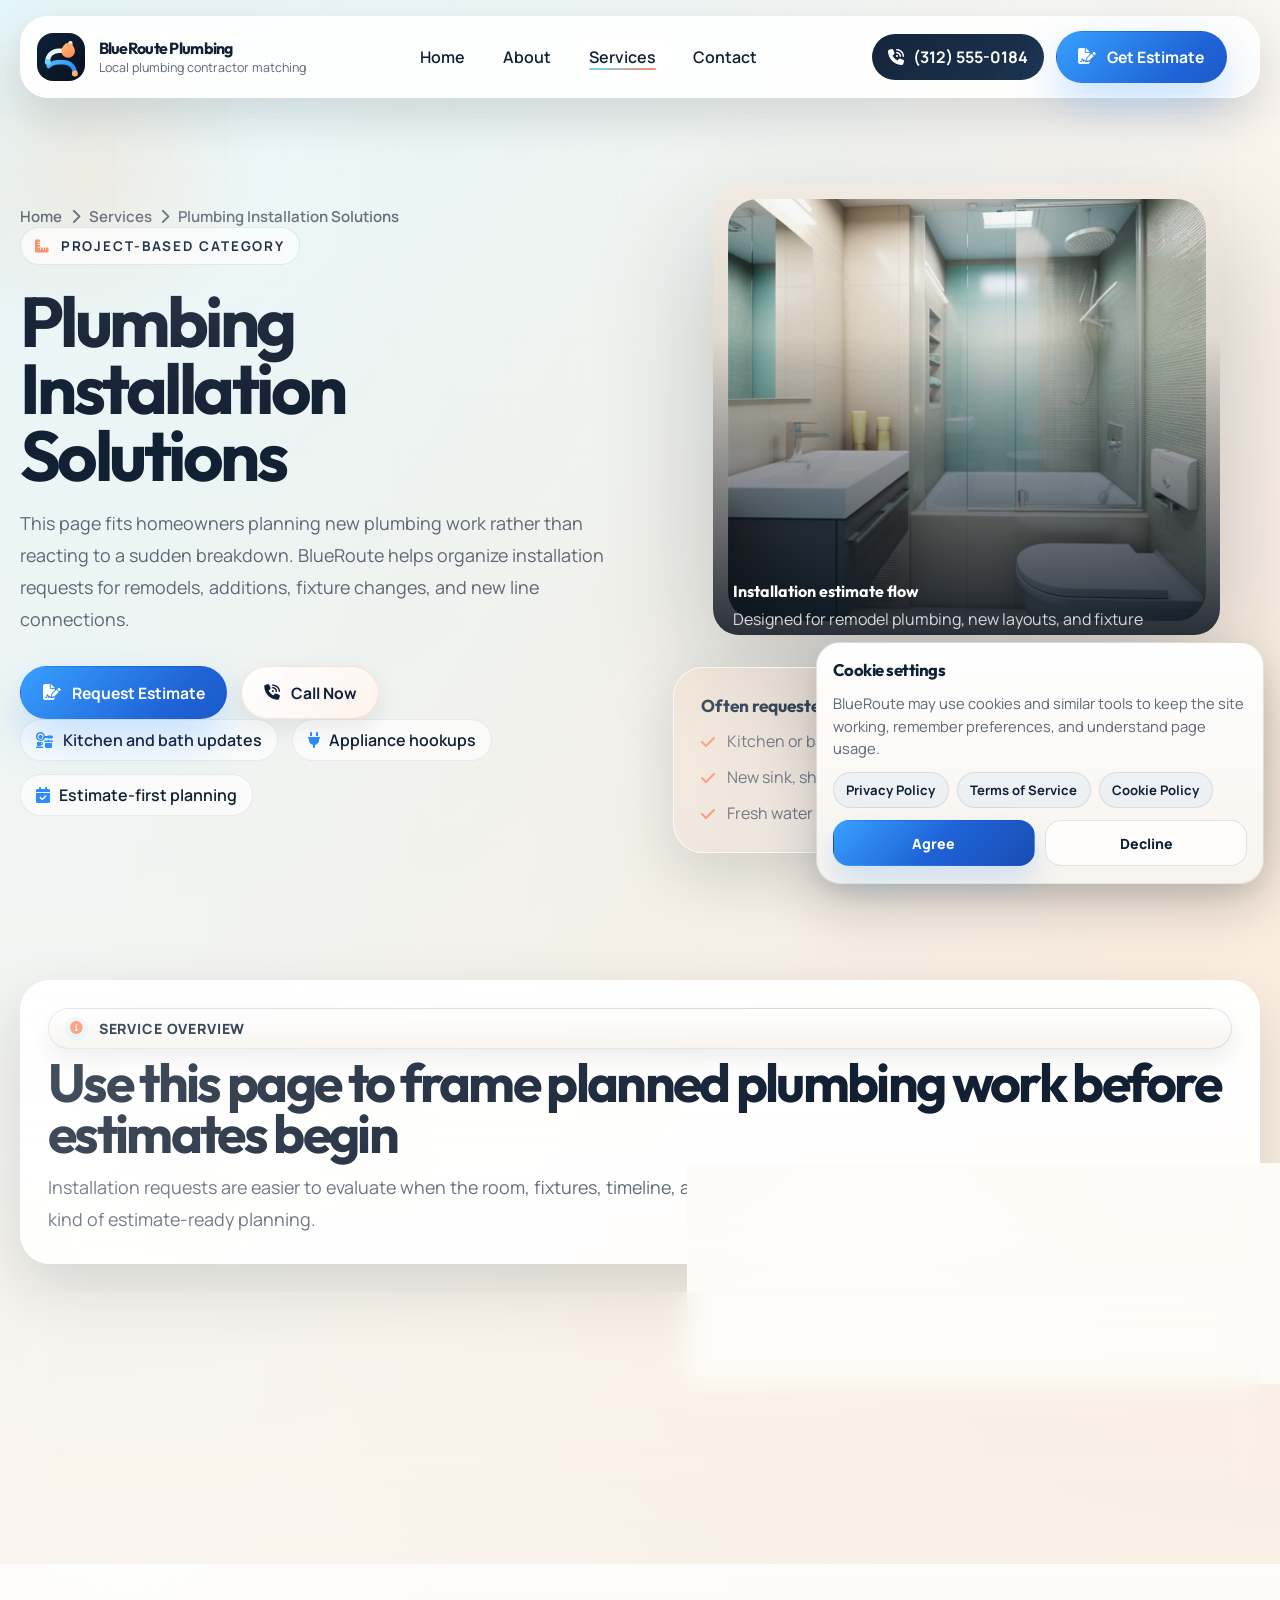
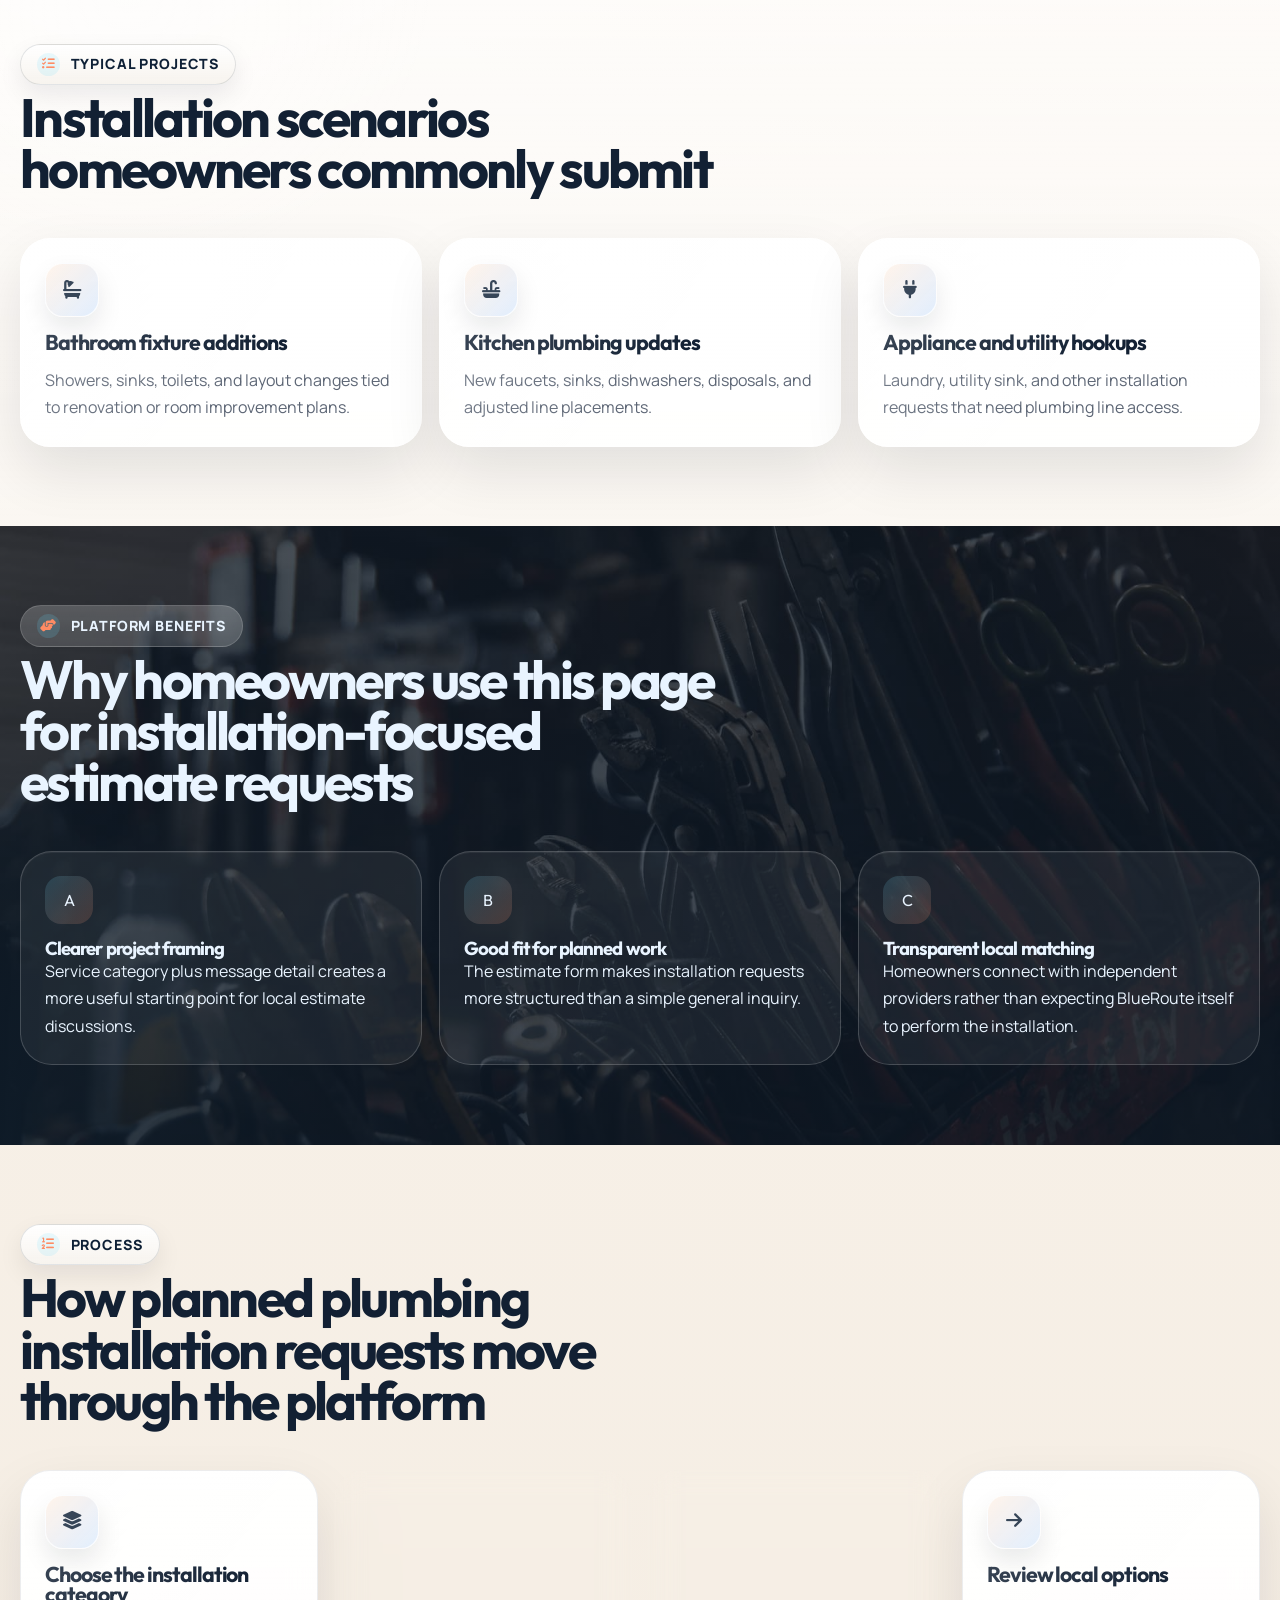
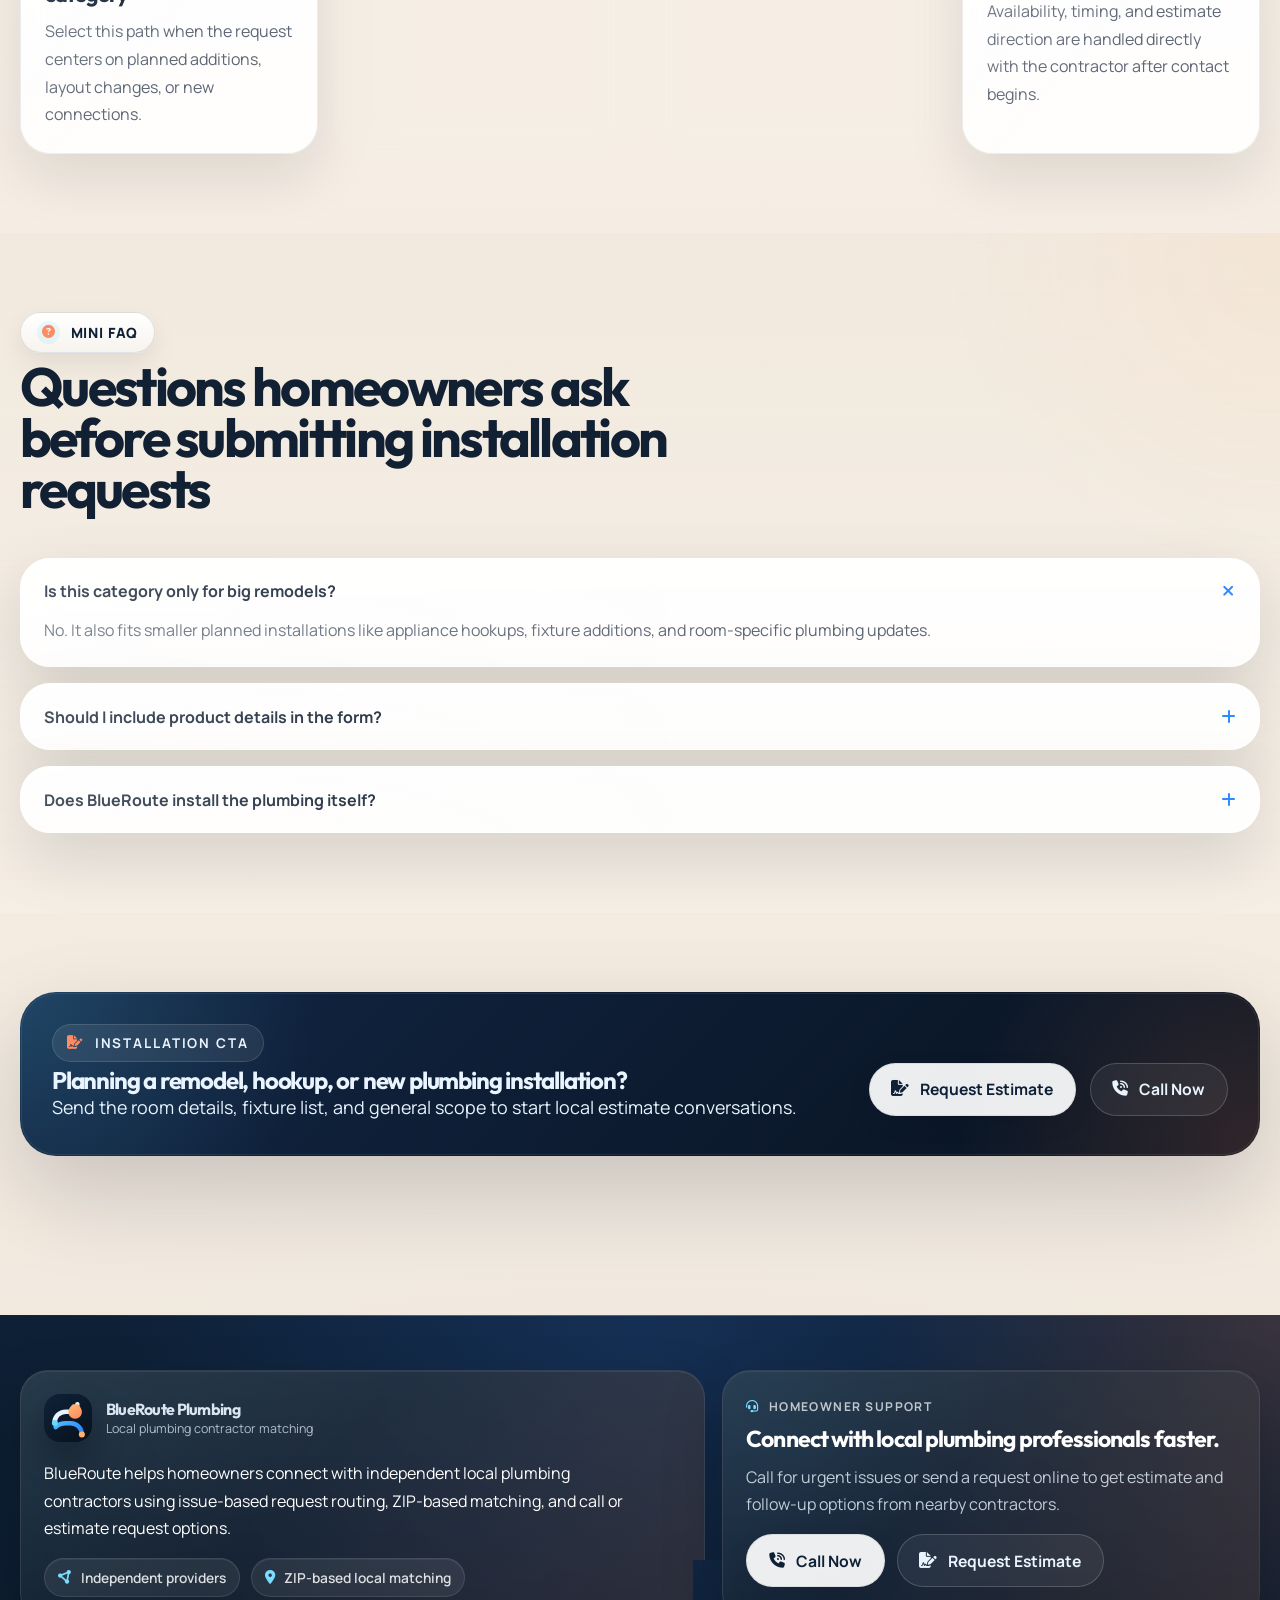
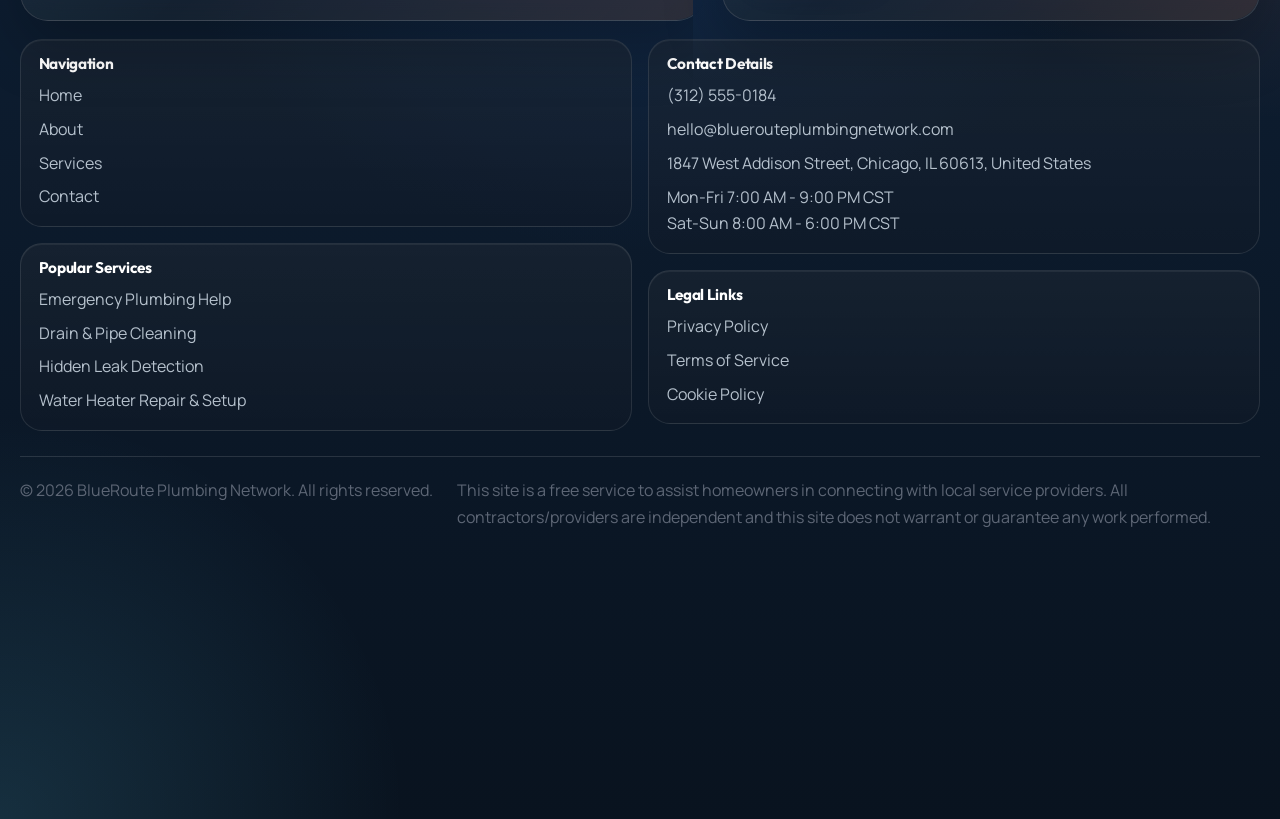
<file: service-pages/plumbing-installation.html>
<!DOCTYPE html>
<html lang="en">
  <head>
    <meta charset="UTF-8" />
    <meta name="viewport" content="width=device-width, initial-scale=1.0" />
    <meta name="description" content="Use BlueRoute to request plumbing installation estimates for remodels, new room layouts, appliance hookups, fixture additions, and planned plumbing upgrades." />
    <title>Plumbing Installation Solutions | BlueRoute Plumbing Network</title>
    <link rel="icon" type="image/svg+xml" sizes="any" href="../images/icons/favicon.svg?v=3" />
    <link rel="shortcut icon" href="../images/icons/favicon.svg?v=3" />
    <link rel="preconnect" href="https://fonts.googleapis.com" />
    <link rel="preconnect" href="https://fonts.gstatic.com" crossorigin />
    <link href="https://fonts.googleapis.com/css2?family=Manrope:wght@400;500;600;700;800&family=Outfit:wght@500;600;700;800;900&display=swap" rel="stylesheet" />
    <link rel="stylesheet" href="https://cdnjs.cloudflare.com/ajax/libs/font-awesome/6.5.2/css/all.min.css" />
    <link rel="stylesheet" href="../css/main.css" />
    <link rel="stylesheet" href="../css/plumbing-installation.css" />
  </head>
  <body class="service-page service-installation">
    <header class="site-header"><div class="container header-shell"><a class="brand" href="../index.html" aria-label="BlueRoute Plumbing home"><img src="../images/branding/logo-mark.svg" alt="BlueRoute Plumbing logo mark" /><div class="brand-text"><strong>BlueRoute Plumbing</strong><span>Local plumbing contractor matching</span></div></a><nav class="site-nav" aria-label="Primary navigation" data-menu><div class="nav-list"><a class="nav-link" href="../index.html">Home</a><a class="nav-link" href="../about.html">About</a><a class="nav-link is-active" href="../services.html">Services</a><a class="nav-link" href="../contact.html">Contact</a></div></nav><div class="header-actions"><a class="phone-chip" href="tel:+13125550184"><i class="fa-solid fa-phone-volume"></i>(312) 555-0184</a><a class="btn btn--primary" href="../contact.html#estimate-form"><i class="fa-solid fa-file-signature"></i>Get Estimate</a></div><button class="menu-toggle" type="button" aria-label="Open navigation menu" aria-expanded="false" data-menu-toggle><span></span></button></div></header>
    <main>
      <section class="page-hero service-hero"><div class="container page-hero-shell"><div class="page-hero-copy reveal"><div class="breadcrumbs"><a href="../index.html">Home</a><i class="fa-solid fa-chevron-right"></i><a href="../services.html">Services</a><i class="fa-solid fa-chevron-right"></i><span>Plumbing Installation Solutions</span></div><span class="eyebrow"><i class="fa-solid fa-ruler-combined"></i> Project-Based Category</span><h1>Plumbing Installation Solutions</h1><p class="lede">This page fits homeowners planning new plumbing work rather than reacting to a sudden breakdown. BlueRoute helps organize installation requests for remodels, additions, fixture changes, and new line connections.</p><div class="hero-actions"><a class="btn btn--primary" href="../contact.html#estimate-form"><i class="fa-solid fa-file-signature"></i>Request Estimate</a><a class="btn btn--secondary" href="tel:+13125550184"><i class="fa-solid fa-phone-volume"></i>Call Now</a></div><div class="pill-row"><span class="pill"><i class="fa-solid fa-kitchen-set"></i> Kitchen and bath updates</span><span class="pill"><i class="fa-solid fa-plug"></i> Appliance hookups</span><span class="pill"><i class="fa-solid fa-calendar-check"></i> Estimate-first planning</span></div></div><div class="service-hero-side reveal" data-delay="1"><figure class="visual-frame media-tile media-tile--showcase"><img src="../images/about/small-bathroom-with-modern-style.jpg" alt="Modern bathroom with completed shower and sink installation" loading="eager" /><figcaption class="media-overlay" data-overlay-link="../contact.html#estimate-form" data-overlay-label="Request estimate"><strong>Installation estimate flow</strong><span>Designed for remodel plumbing, new layouts, and fixture additions.</span></figcaption></figure><div class="glass-panel service-focus-card"><strong>Often requested for:</strong><ul class="stack-list" style="margin-top: 0.85rem"><li><i class="fa-solid fa-check"></i><span>Kitchen or bathroom remodel plumbing</span></li><li><i class="fa-solid fa-check"></i><span>New sink, shower, and fixture layouts</span></li><li><i class="fa-solid fa-check"></i><span>Fresh water line or drain connections</span></li></ul></div></div></div></section>
      <section class="section"><div class="container split-grid"><article class="content-card reveal"><span class="section-kicker"><i class="fa-solid fa-circle-info"></i> Service Overview</span><h2>Use this page to frame planned plumbing work before estimates begin</h2><p class="lede">Installation requests are easier to evaluate when the room, fixtures, timeline, and project type are described clearly. BlueRoute is built for that kind of estimate-ready planning.</p></article><article class="content-card reveal" data-delay="1"><span class="section-kicker"><i class="fa-solid fa-hourglass-half"></i> Why Timely Action Matters</span><h3>Installation planning goes smoother when plumbing is scoped early</h3><p>Room layout changes, fixture selections, and construction timing often depend on plumbing decisions. Earlier request detail usually leads to cleaner estimate conversations.</p></article></div></section>
      <section class="section section--light"><div class="container"><div class="section-head reveal"><div class="section-copy"><span class="section-kicker"><i class="fa-solid fa-list-check"></i> Typical Projects</span><h2>Installation scenarios homeowners commonly submit</h2></div></div><div class="issue-grid"><article class="card reveal"><div class="icon-badge"><i class="fa-solid fa-bath"></i></div><h3>Bathroom fixture additions</h3><p>Showers, sinks, toilets, and layout changes tied to renovation or room improvement plans.</p></article><article class="card reveal" data-delay="1"><div class="icon-badge"><i class="fa-solid fa-sink"></i></div><h3>Kitchen plumbing updates</h3><p>New faucets, sinks, dishwashers, disposals, and adjusted line placements.</p></article><article class="card reveal" data-delay="2"><div class="icon-badge"><i class="fa-solid fa-plug"></i></div><h3>Appliance and utility hookups</h3><p>Laundry, utility sink, and other installation requests that need plumbing line access.</p></article></div></div></section>
      <section class="section section--ink"><div class="container"><div class="section-head reveal"><div class="section-copy"><span class="section-kicker"><i class="fa-solid fa-handshake-angle"></i> Platform Benefits</span><h2>Why homeowners use this page for installation-focused estimate requests</h2></div></div><div class="benefit-grid"><article class="process-card reveal"><div class="step-index">A</div><h3>Clearer project framing</h3><p>Service category plus message detail creates a more useful starting point for local estimate discussions.</p></article><article class="process-card reveal" data-delay="1"><div class="step-index">B</div><h3>Good fit for planned work</h3><p>The estimate form makes installation requests more structured than a simple general inquiry.</p></article><article class="process-card reveal" data-delay="2"><div class="step-index">C</div><h3>Transparent local matching</h3><p>Homeowners connect with independent providers rather than expecting BlueRoute itself to perform the installation.</p></article></div></div></section>
      <section class="section"><div class="container"><div class="section-head reveal"><div class="section-copy"><span class="section-kicker"><i class="fa-solid fa-list-ol"></i> Process</span><h2>How planned plumbing installation requests move through the platform</h2></div></div><div class="process-grid service-process-grid"><article class="card reveal"><div class="icon-badge"><i class="fa-solid fa-layer-group"></i></div><h3>Choose the installation category</h3><p>Select this path when the request centers on planned additions, layout changes, or new connections.</p></article><article class="card reveal" data-delay="1"><div class="icon-badge"><i class="fa-solid fa-pen-ruler"></i></div><h3>Describe the scope</h3><p>Explain the room, fixtures, and whether the work is tied to a remodel or standalone project.</p></article><article class="card reveal" data-delay="2"><div class="icon-badge"><i class="fa-solid fa-location-dot"></i></div><h3>Add the ZIP code</h3><p>Location context supports better provider alignment for estimate conversations.</p></article><article class="card reveal" data-delay="3"><div class="icon-badge"><i class="fa-solid fa-arrow-right"></i></div><h3>Review local options</h3><p>Availability, timing, and estimate direction are handled directly with the contractor after contact begins.</p></article></div></div></section>
      <section class="section section--sand"><div class="container"><div class="section-head reveal"><div class="section-copy"><span class="section-kicker"><i class="fa-solid fa-circle-question"></i> Mini FAQ</span><h2>Questions homeowners ask before submitting installation requests</h2></div></div><div class="faq-list"><article class="faq-item reveal is-open" data-faq><button class="faq-toggle" type="button" aria-expanded="true" data-faq-toggle>Is this category only for big remodels?<i class="fa-solid fa-plus"></i></button><div class="faq-panel"><div><p>No. It also fits smaller planned installations like appliance hookups, fixture additions, and room-specific plumbing updates.</p></div></div></article><article class="faq-item reveal" data-delay="1" data-faq><button class="faq-toggle" type="button" aria-expanded="false" data-faq-toggle>Should I include product details in the form?<i class="fa-solid fa-plus"></i></button><div class="faq-panel"><div><p>Yes, if you already know the fixture or appliance type. That can make the estimate conversation more specific.</p></div></div></article><article class="faq-item reveal" data-delay="2" data-faq><button class="faq-toggle" type="button" aria-expanded="false" data-faq-toggle>Does BlueRoute install the plumbing itself?<i class="fa-solid fa-plus"></i></button><div class="faq-panel"><div><p>No. BlueRoute helps homeowners connect with independent local providers and does not present itself as the installer.</p></div></div></article></div></div></section>
      <section class="section"><div class="container"><div class="cta-band reveal"><div class="cta-grid"><div><span class="eyebrow"><i class="fa-solid fa-file-signature"></i> Installation CTA</span><h2>Planning a remodel, hookup, or new plumbing installation?</h2><p class="lede">Send the room details, fixture list, and general scope to start local estimate conversations.</p></div><div class="inline-actions"><a class="btn btn--light" href="../contact.html#estimate-form"><i class="fa-solid fa-file-signature"></i>Request Estimate</a><a class="btn btn--ghost" href="tel:+13125550184"><i class="fa-solid fa-phone-volume"></i>Call Now</a></div></div></div></div></section>
    </main>

    <footer class="site-footer">
      <div class="container footer-callout">
        <div class="footer-panel">
          <a class="brand" href="../index.html" aria-label="BlueRoute Plumbing home">
            <img src="../images/branding/logo-mark.svg" alt="BlueRoute Plumbing logo mark" />
            <div class="brand-text">
              <strong>BlueRoute Plumbing</strong>
              <span>Local plumbing contractor matching</span>
            </div>
          </a>
          <p class="footer-brand-copy">
            BlueRoute helps homeowners connect with independent local plumbing contractors using issue-based request routing, ZIP-based matching, and call or estimate request options.
          </p>
          <div class="footer-tag-row">
            <span class="footer-tag"><i class="fa-solid fa-circle-nodes"></i> Independent providers</span>
            <span class="footer-tag"><i class="fa-solid fa-location-dot"></i> ZIP-based local matching</span>
          </div>
        </div>
        <div class="footer-panel">
          <span class="footer-kicker"><i class="fa-solid fa-headset"></i> Homeowner Support</span>
          <h3 class="footer-action-title">Connect with local plumbing professionals faster.</h3>
          <p class="footer-action-copy">
            Call for urgent issues or send a request online to get estimate and follow-up options from nearby contractors.
          </p>
          <div class="footer-action-row">
            <a class="btn btn--light" href="tel:+13125550184"><i class="fa-solid fa-phone-volume"></i>Call Now</a>
            <a class="btn btn--ghost" href="../contact.html#estimate-form"><i class="fa-solid fa-file-signature"></i>Request Estimate</a>
          </div>
        </div>
      </div>
      <div class="container footer-grid">
        <div class="footer-column">
          <div class="footer-group">
            <h3 class="footer-title">Navigation</h3>
            <div class="footer-links">
              <a href="../index.html">Home</a>
              <a href="../about.html">About</a>
              <a href="../services.html">Services</a>
              <a href="../contact.html">Contact</a>
            </div>
          </div>
          <div class="footer-group">
            <h3 class="footer-title">Popular Services</h3>
            <div class="footer-links">
              <a href="emergency-plumbing-help.html">Emergency Plumbing Help</a>
              <a href="drain-pipe-cleaning.html">Drain &amp; Pipe Cleaning</a>
              <a href="hidden-leak-detection.html">Hidden Leak Detection</a>
              <a href="water-heater-repair-setup.html">Water Heater Repair &amp; Setup</a>
            </div>
          </div>
        </div>
        <div class="footer-column">
          <div class="footer-group">
            <h3 class="footer-title">Contact Details</h3>
            <div class="footer-links">
              <a href="tel:+13125550184">(312) 555-0184</a>
              <a href="mailto:hello@bluerouteplumbingnetwork.com">hello@bluerouteplumbingnetwork.com</a>
              <p>1847 West Addison Street, Chicago, IL 60613, United States</p>
              <p>Mon-Fri 7:00 AM - 9:00 PM CST<br />Sat-Sun 8:00 AM - 6:00 PM CST</p>
            </div>
          </div>
          <div class="footer-group">
            <h3 class="footer-title">Legal Links</h3>
            <div class="footer-links">
              <a href="../privacy-policy.html">Privacy Policy</a>
              <a href="../terms-of-service.html">Terms of Service</a>
              <a href="../cookie-policy.html">Cookie Policy</a>
            </div>
          </div>
        </div>
      </div>
      <div class="container footer-bottom">
        <p>&copy; <span data-year></span> BlueRoute Plumbing Network. All rights reserved.</p>
        <p>
          This site is a free service to assist homeowners in connecting with local service providers. All contractors/providers are independent and this site does not warrant or guarantee any work performed.
        </p>
      </div>
    </footer>
    <script src="../js/mobile-menu.js" defer></script><script src="../js/faq.js" defer></script><script src="../js/form-validation.js" defer></script><script src="../js/animations.js" defer></script><script src="../js/counters.js" defer></script><script src="../js/main.js" defer></script>
  </body>
</html>
</file>
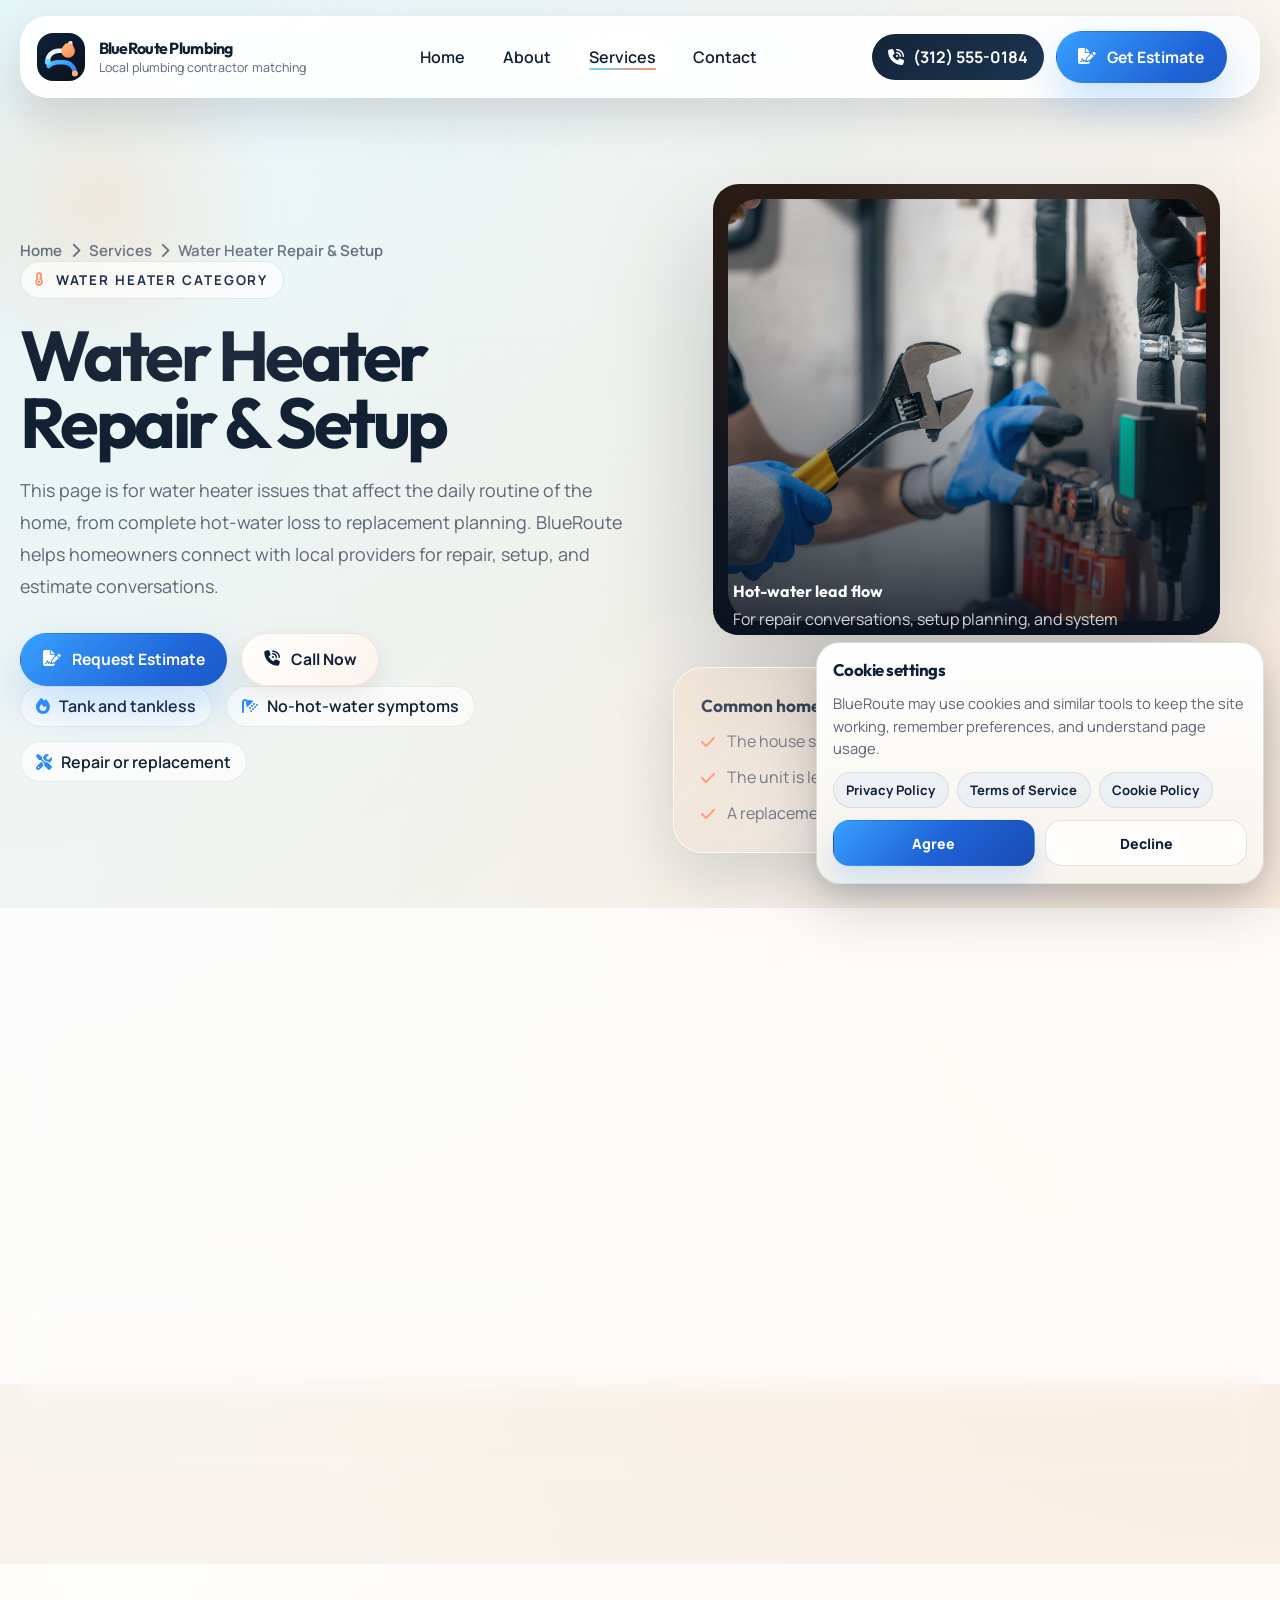
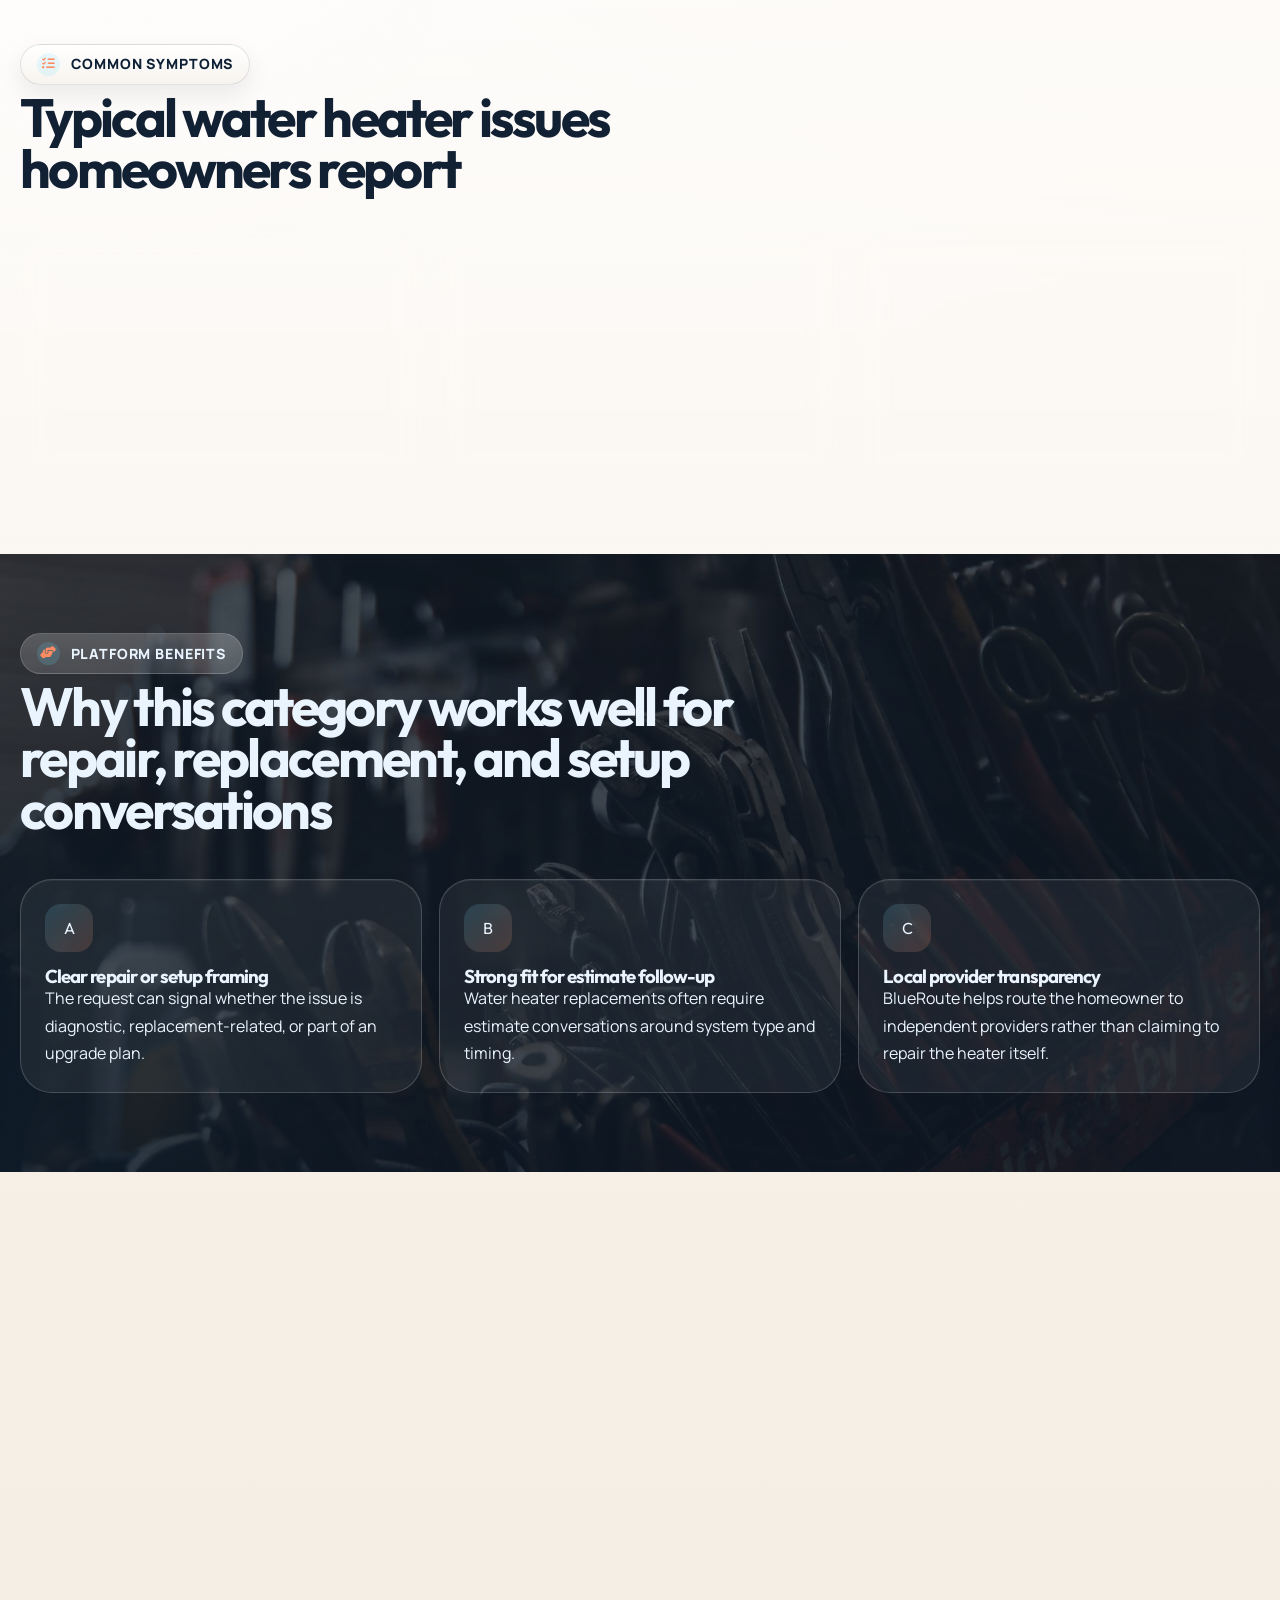
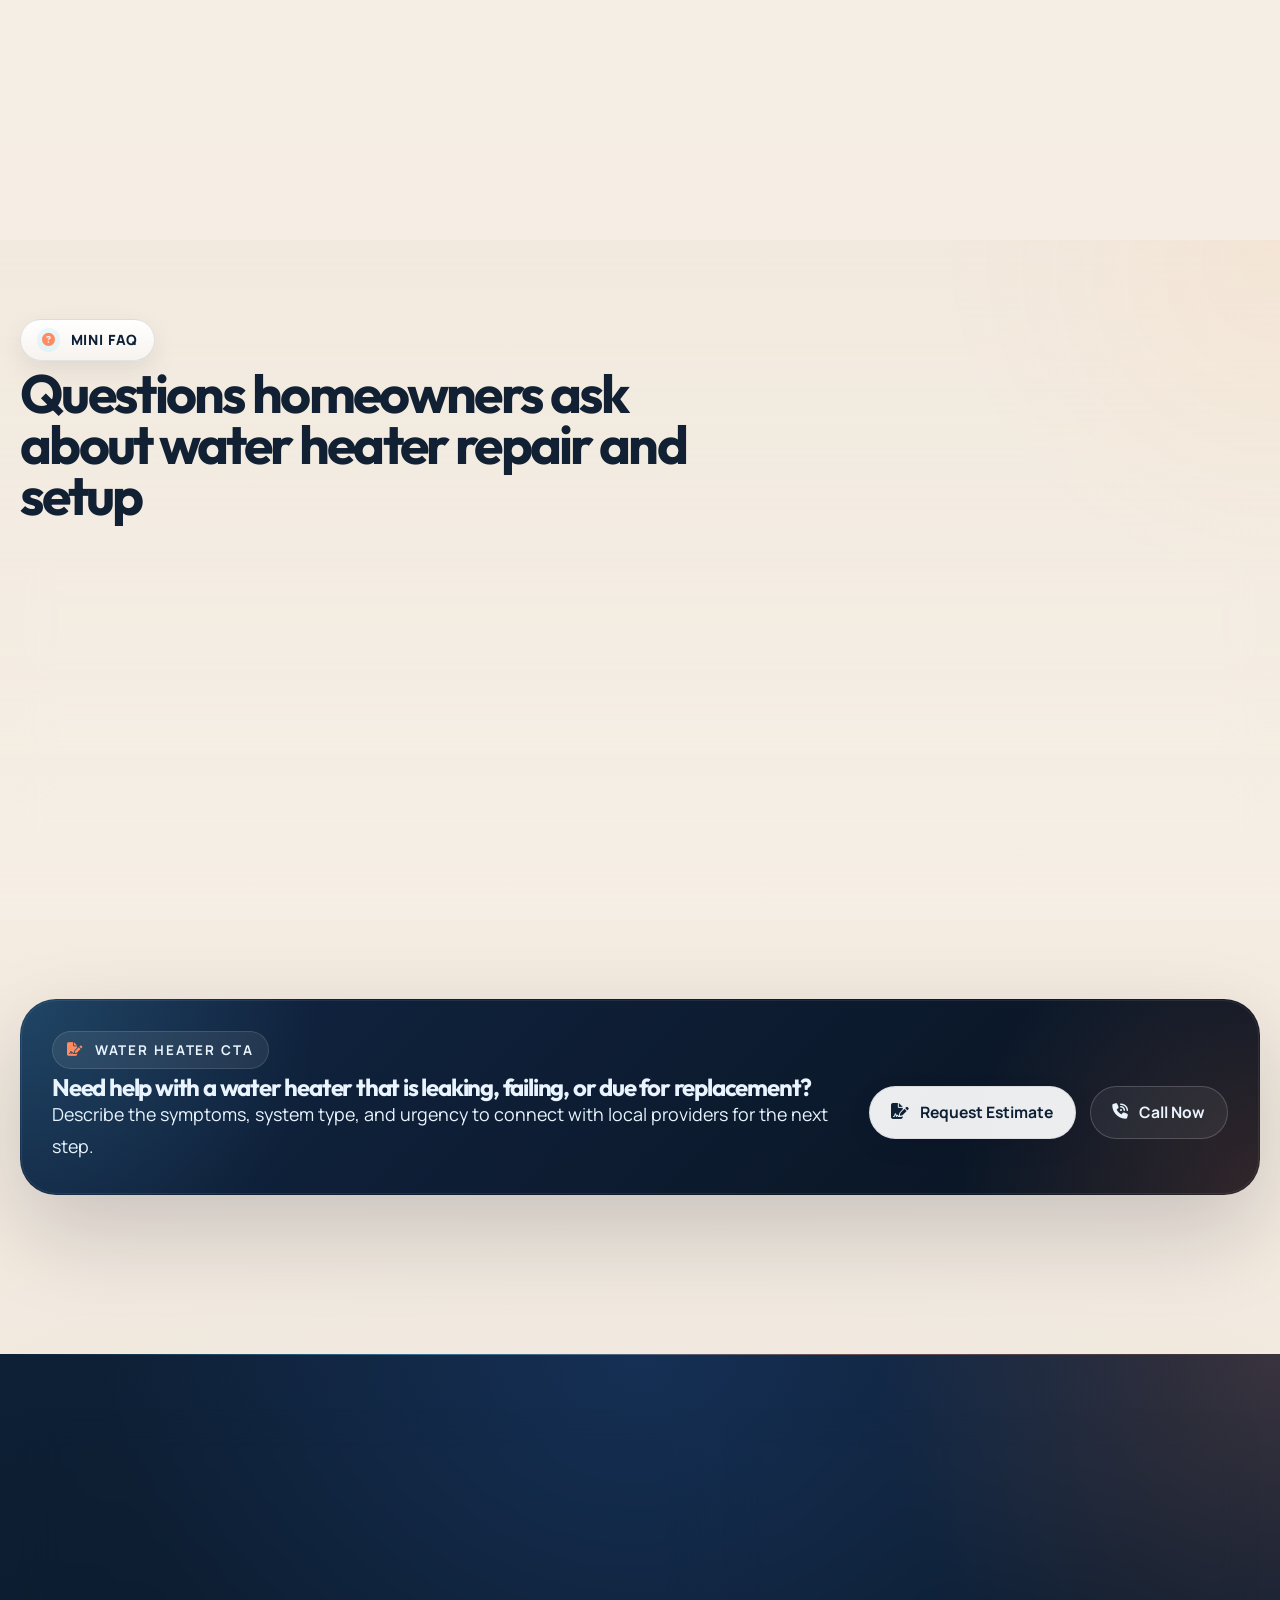
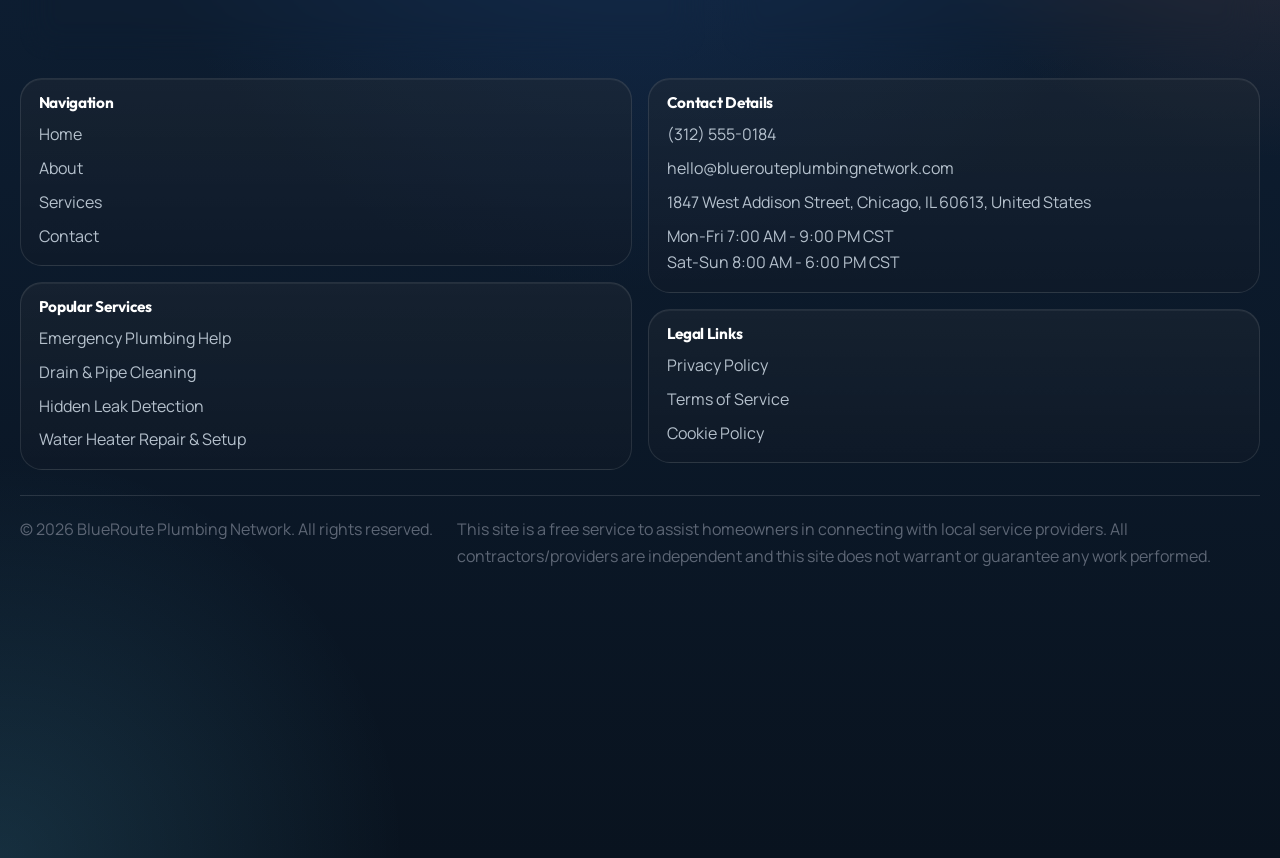
<file: service-pages/water-heater-repair-setup.html>
<!DOCTYPE html>
<html lang="en">
  <head>
    <meta charset="UTF-8" />
    <meta name="viewport" content="width=device-width, initial-scale=1.0" />
    <meta name="description" content="Use BlueRoute to connect with local water heater contractors for no-hot-water problems, leaks at the unit, recovery issues, setup requests, and replacement planning." />
    <title>Water Heater Repair &amp; Setup | BlueRoute Plumbing Network</title>
    <link rel="icon" type="image/svg+xml" sizes="any" href="../images/icons/favicon.svg?v=3" />
    <link rel="shortcut icon" href="../images/icons/favicon.svg?v=3" />
    <link rel="preconnect" href="https://fonts.googleapis.com" />
    <link rel="preconnect" href="https://fonts.gstatic.com" crossorigin />
    <link href="https://fonts.googleapis.com/css2?family=Manrope:wght@400;500;600;700;800&family=Outfit:wght@500;600;700;800;900&display=swap" rel="stylesheet" />
    <link rel="stylesheet" href="https://cdnjs.cloudflare.com/ajax/libs/font-awesome/6.5.2/css/all.min.css" />
    <link rel="stylesheet" href="../css/main.css" />
    <link rel="stylesheet" href="../css/water-heater-repair-setup.css" />
  </head>
  <body class="service-page service-heater">
    <header class="site-header"><div class="container header-shell"><a class="brand" href="../index.html" aria-label="BlueRoute Plumbing home"><img src="../images/branding/logo-mark.svg" alt="BlueRoute Plumbing logo mark" /><div class="brand-text"><strong>BlueRoute Plumbing</strong><span>Local plumbing contractor matching</span></div></a><nav class="site-nav" aria-label="Primary navigation" data-menu><div class="nav-list"><a class="nav-link" href="../index.html">Home</a><a class="nav-link" href="../about.html">About</a><a class="nav-link is-active" href="../services.html">Services</a><a class="nav-link" href="../contact.html">Contact</a></div></nav><div class="header-actions"><a class="phone-chip" href="tel:+13125550184"><i class="fa-solid fa-phone-volume"></i>(312) 555-0184</a><a class="btn btn--primary" href="../contact.html#estimate-form"><i class="fa-solid fa-file-signature"></i>Get Estimate</a></div><button class="menu-toggle" type="button" aria-label="Open navigation menu" aria-expanded="false" data-menu-toggle><span></span></button></div></header>
    <main>
      <section class="page-hero service-hero"><div class="container page-hero-shell"><div class="page-hero-copy reveal"><div class="breadcrumbs"><a href="../index.html">Home</a><i class="fa-solid fa-chevron-right"></i><a href="../services.html">Services</a><i class="fa-solid fa-chevron-right"></i><span>Water Heater Repair &amp; Setup</span></div><span class="eyebrow"><i class="fa-solid fa-temperature-half"></i> Water Heater Category</span><h1>Water Heater Repair &amp; Setup</h1><p class="lede">This page is for water heater issues that affect the daily routine of the home, from complete hot-water loss to replacement planning. BlueRoute helps homeowners connect with local providers for repair, setup, and estimate conversations.</p><div class="hero-actions"><a class="btn btn--primary" href="../contact.html#estimate-form"><i class="fa-solid fa-file-signature"></i>Request Estimate</a><a class="btn btn--secondary" href="tel:+13125550184"><i class="fa-solid fa-phone-volume"></i>Call Now</a></div><div class="pill-row"><span class="pill"><i class="fa-solid fa-fire"></i> Tank and tankless</span><span class="pill"><i class="fa-solid fa-shower"></i> No-hot-water symptoms</span><span class="pill"><i class="fa-solid fa-screwdriver-wrench"></i> Repair or replacement</span></div></div><div class="service-hero-side reveal" data-delay="1"><figure class="visual-frame media-tile media-tile--showcase"><img src="../images/home/system-house-checks.jpg" alt="Residential plumbing system inspection in progress" loading="eager" /><figcaption class="media-overlay" data-overlay-link="../contact.html#estimate-form" data-overlay-label="Request estimate"><strong>Hot-water lead flow</strong><span>For repair conversations, setup planning, and system replacement needs.</span></figcaption></figure><div class="glass-panel service-focus-card"><strong>Common homeowner reasons:</strong><ul class="stack-list" style="margin-top: 0.85rem"><li><i class="fa-solid fa-check"></i><span>The house suddenly has little or no hot water</span></li><li><i class="fa-solid fa-check"></i><span>The unit is leaking or acting unpredictably</span></li><li><i class="fa-solid fa-check"></i><span>A replacement or upgrade is being considered</span></li></ul></div></div></div></section>
      <section class="section"><div class="container split-grid"><article class="content-card reveal"><span class="section-kicker"><i class="fa-solid fa-circle-info"></i> Service Overview</span><h2>Use this page when hot water equipment is the center of the problem</h2><p class="lede">Tank and tankless requests usually need more detail than a general plumbing message. BlueRoute lets homeowners describe the symptoms, system type, and whether the goal is repair, replacement, or setup guidance.</p></article><article class="content-card reveal" data-delay="1"><span class="section-kicker"><i class="fa-solid fa-hourglass-half"></i> Why Timely Action Matters</span><h3>Hot water problems disrupt the home faster than most planned plumbing issues</h3><p>Showers, laundry, dishwashing, and daily routines all change when the unit stops performing. A clear local request helps homeowners move faster toward the next step.</p></article></div></section>
      <section class="section section--light"><div class="container"><div class="section-head reveal"><div class="section-copy"><span class="section-kicker"><i class="fa-solid fa-list-check"></i> Common Symptoms</span><h2>Typical water heater issues homeowners report</h2></div></div><div class="issue-grid"><article class="card reveal"><div class="icon-badge"><i class="fa-solid fa-ban"></i></div><h3>No hot water</h3><p>A complete loss of hot water is often the main reason homeowners reach out quickly.</p></article><article class="card reveal" data-delay="1"><div class="icon-badge"><i class="fa-solid fa-water"></i></div><h3>Leaks around the unit</h3><p>Visible water near the heater is a strong signal that a local provider conversation should happen soon.</p></article><article class="card reveal" data-delay="2"><div class="icon-badge"><i class="fa-solid fa-repeat"></i></div><h3>Recovery or temperature swings</h3><p>Inconsistent hot water delivery often makes homeowners compare repair versus replacement paths.</p></article></div></div></section>
      <section class="section section--ink"><div class="container"><div class="section-head reveal"><div class="section-copy"><span class="section-kicker"><i class="fa-solid fa-handshake-angle"></i> Platform Benefits</span><h2>Why this category works well for repair, replacement, and setup conversations</h2></div></div><div class="benefit-grid"><article class="process-card reveal"><div class="step-index">A</div><h3>Clear repair or setup framing</h3><p>The request can signal whether the issue is diagnostic, replacement-related, or part of an upgrade plan.</p></article><article class="process-card reveal" data-delay="1"><div class="step-index">B</div><h3>Strong fit for estimate follow-up</h3><p>Water heater replacements often require estimate conversations around system type and timing.</p></article><article class="process-card reveal" data-delay="2"><div class="step-index">C</div><h3>Local provider transparency</h3><p>BlueRoute helps route the homeowner to independent providers rather than claiming to repair the heater itself.</p></article></div></div></section>
      <section class="section"><div class="container"><div class="section-head reveal"><div class="section-copy"><span class="section-kicker"><i class="fa-solid fa-list-ol"></i> Process</span><h2>How water heater requests move from symptom to provider follow-up</h2></div></div><div class="process-grid service-process-grid"><article class="card reveal"><div class="icon-badge"><i class="fa-solid fa-layer-group"></i></div><h3>Choose the water heater category</h3><p>Select this service when hot water availability or heater performance is the main issue.</p></article><article class="card reveal" data-delay="1"><div class="icon-badge"><i class="fa-solid fa-note-sticky"></i></div><h3>Describe the symptoms</h3><p>Share whether the problem is no hot water, leaking, inconsistent temperature, or replacement planning.</p></article><article class="card reveal" data-delay="2"><div class="icon-badge"><i class="fa-solid fa-location-dot"></i></div><h3>Add your location</h3><p>ZIP code supports better local routing for follow-up and estimate planning.</p></article><article class="card reveal" data-delay="3"><div class="icon-badge"><i class="fa-solid fa-arrow-right"></i></div><h3>Continue with the provider</h3><p>From there, service timing and estimate detail are handled directly with the independent contractor.</p></article></div></div></section>
      <section class="section section--sand"><div class="container"><div class="section-head reveal"><div class="section-copy"><span class="section-kicker"><i class="fa-solid fa-circle-question"></i> Mini FAQ</span><h2>Questions homeowners ask about water heater repair and setup</h2></div></div><div class="faq-list"><article class="faq-item reveal is-open" data-faq><button class="faq-toggle" type="button" aria-expanded="true" data-faq-toggle>Does this page cover both tank and tankless issues?<i class="fa-solid fa-plus"></i></button><div class="faq-panel"><div><p>Yes. It is designed for either system type as long as the main need centers on hot water equipment.</p></div></div></article><article class="faq-item reveal" data-delay="1" data-faq><button class="faq-toggle" type="button" aria-expanded="false" data-faq-toggle>Can I request replacement estimates here?<i class="fa-solid fa-plus"></i></button><div class="faq-panel"><div><p>Yes. Replacement and setup planning are a strong fit for this category.</p></div></div></article><article class="faq-item reveal" data-delay="2" data-faq><button class="faq-toggle" type="button" aria-expanded="false" data-faq-toggle>Is BlueRoute the company repairing the heater?<i class="fa-solid fa-plus"></i></button><div class="faq-panel"><div><p>No. BlueRoute helps homeowners connect with independent local providers and does not claim to perform the work itself.</p></div></div></article></div></div></section>
      <section class="section"><div class="container"><div class="cta-band reveal"><div class="cta-grid"><div><span class="eyebrow"><i class="fa-solid fa-file-signature"></i> Water Heater CTA</span><h2>Need help with a water heater that is leaking, failing, or due for replacement?</h2><p class="lede">Describe the symptoms, system type, and urgency to connect with local providers for the next step.</p></div><div class="inline-actions"><a class="btn btn--light" href="../contact.html#estimate-form"><i class="fa-solid fa-file-signature"></i>Request Estimate</a><a class="btn btn--ghost" href="tel:+13125550184"><i class="fa-solid fa-phone-volume"></i>Call Now</a></div></div></div></div></section>
    </main>

    <footer class="site-footer">
      <div class="container footer-callout">
        <div class="footer-panel">
          <a class="brand" href="../index.html" aria-label="BlueRoute Plumbing home">
            <img src="../images/branding/logo-mark.svg" alt="BlueRoute Plumbing logo mark" />
            <div class="brand-text">
              <strong>BlueRoute Plumbing</strong>
              <span>Local plumbing contractor matching</span>
            </div>
          </a>
          <p class="footer-brand-copy">
            BlueRoute helps homeowners connect with independent local plumbing contractors using issue-based request routing, ZIP-based matching, and call or estimate request options.
          </p>
          <div class="footer-tag-row">
            <span class="footer-tag"><i class="fa-solid fa-circle-nodes"></i> Independent providers</span>
            <span class="footer-tag"><i class="fa-solid fa-location-dot"></i> ZIP-based local matching</span>
          </div>
        </div>
        <div class="footer-panel">
          <span class="footer-kicker"><i class="fa-solid fa-headset"></i> Homeowner Support</span>
          <h3 class="footer-action-title">Connect with local plumbing professionals faster.</h3>
          <p class="footer-action-copy">
            Call for urgent issues or send a request online to get estimate and follow-up options from nearby contractors.
          </p>
          <div class="footer-action-row">
            <a class="btn btn--light" href="tel:+13125550184"><i class="fa-solid fa-phone-volume"></i>Call Now</a>
            <a class="btn btn--ghost" href="../contact.html#estimate-form"><i class="fa-solid fa-file-signature"></i>Request Estimate</a>
          </div>
        </div>
      </div>
      <div class="container footer-grid">
        <div class="footer-column">
          <div class="footer-group">
            <h3 class="footer-title">Navigation</h3>
            <div class="footer-links">
              <a href="../index.html">Home</a>
              <a href="../about.html">About</a>
              <a href="../services.html">Services</a>
              <a href="../contact.html">Contact</a>
            </div>
          </div>
          <div class="footer-group">
            <h3 class="footer-title">Popular Services</h3>
            <div class="footer-links">
              <a href="emergency-plumbing-help.html">Emergency Plumbing Help</a>
              <a href="drain-pipe-cleaning.html">Drain &amp; Pipe Cleaning</a>
              <a href="hidden-leak-detection.html">Hidden Leak Detection</a>
              <a href="water-heater-repair-setup.html">Water Heater Repair &amp; Setup</a>
            </div>
          </div>
        </div>
        <div class="footer-column">
          <div class="footer-group">
            <h3 class="footer-title">Contact Details</h3>
            <div class="footer-links">
              <a href="tel:+13125550184">(312) 555-0184</a>
              <a href="mailto:hello@bluerouteplumbingnetwork.com">hello@bluerouteplumbingnetwork.com</a>
              <p>1847 West Addison Street, Chicago, IL 60613, United States</p>
              <p>Mon-Fri 7:00 AM - 9:00 PM CST<br />Sat-Sun 8:00 AM - 6:00 PM CST</p>
            </div>
          </div>
          <div class="footer-group">
            <h3 class="footer-title">Legal Links</h3>
            <div class="footer-links">
              <a href="../privacy-policy.html">Privacy Policy</a>
              <a href="../terms-of-service.html">Terms of Service</a>
              <a href="../cookie-policy.html">Cookie Policy</a>
            </div>
          </div>
        </div>
      </div>
      <div class="container footer-bottom">
        <p>&copy; <span data-year></span> BlueRoute Plumbing Network. All rights reserved.</p>
        <p>
          This site is a free service to assist homeowners in connecting with local service providers. All contractors/providers are independent and this site does not warrant or guarantee any work performed.
        </p>
      </div>
    </footer>
    <script src="../js/mobile-menu.js" defer></script><script src="../js/faq.js" defer></script><script src="../js/form-validation.js" defer></script><script src="../js/animations.js" defer></script><script src="../js/counters.js" defer></script><script src="../js/main.js" defer></script>
  </body>
</html>
</file>
<file: css/main.css>
:root {
  --bg: #f7f3ec;
  --bg-soft: #fffdfa;
  --bg-deep: #efe6da;
  --surface: rgba(255, 255, 255, 0.82);
  --surface-strong: #ffffff;
  --surface-dark: #0e2036;
  --surface-dark-2: #132c49;
  --surface-dark-3: #09131f;
  --text: #122033;
  --text-soft: #5d6675;
  --text-on-dark: #e9f4ff;
  --border: rgba(18, 32, 51, 0.12);
  --border-dark: rgba(255, 255, 255, 0.14);
  --accent: #2c8bff;
  --accent-2: #65d9ff;
  --accent-3: #ff8b63;
  --accent-4: #ffb172;
  --success: #2d8f64;
  --danger: #b63a3a;
  --shadow-xs: 0 8px 24px rgba(9, 19, 31, 0.08);
  --shadow-sm: 0 18px 40px rgba(9, 19, 31, 0.12);
  --shadow-md: 0 24px 64px rgba(9, 19, 31, 0.14);
  --shadow-lg: 0 36px 90px rgba(9, 19, 31, 0.18);
  --shadow-xl: 0 48px 120px rgba(9, 19, 31, 0.22);
  --radius-xs: 16px;
  --radius-sm: 22px;
  --radius-md: 28px;
  --radius-lg: 40px;
  --container: min(1240px, calc(100% - 2rem));
  --section-space: clamp(4.2rem, 6.2vw, 5.75rem);
  --cookie-notice-offset: 0px;
  --transition: 220ms ease;
}

*,
*::before,
*::after {
  box-sizing: border-box;
}

html {
  scroll-behavior: smooth;
}

body {
  margin: 0;
  background:
    radial-gradient(circle at 0% 0%, rgba(101, 217, 255, 0.16), transparent 26%),
    radial-gradient(circle at 100% 14%, rgba(255, 177, 114, 0.16), transparent 24%),
    radial-gradient(circle at 50% 100%, rgba(44, 139, 255, 0.06), transparent 26%),
    linear-gradient(180deg, #fdfbf8 0%, #f8f2ea 34%, #f1e7da 100%);
  color: var(--text);
  font-family: "Manrope", sans-serif;
  min-height: 100vh;
}

body::after {
  content: "";
  position: fixed;
  inset: 0;
  pointer-events: none;
  background:
    radial-gradient(circle at 15% 20%, rgba(255, 255, 255, 0.14), transparent 20%),
    radial-gradient(circle at 80% 12%, rgba(255, 255, 255, 0.12), transparent 18%);
  mix-blend-mode: screen;
}

body::before {
  content: "";
  position: fixed;
  inset: 0;
  pointer-events: none;
  background-image:
    linear-gradient(rgba(18, 32, 51, 0.035) 1px, transparent 1px),
    linear-gradient(90deg, rgba(18, 32, 51, 0.035) 1px, transparent 1px);
  background-size: 56px 56px;
  mask-image: linear-gradient(180deg, rgba(0, 0, 0, 0.26), transparent 72%);
}

body.menu-open {
  overflow: hidden;
}

img {
  display: block;
  max-width: 100%;
}

a {
  color: inherit;
  text-decoration: none;
}

button,
input,
select,
textarea {
  font: inherit;
}

button {
  cursor: pointer;
}

h1,
h2,
h3,
h4,
h5 {
  margin: 0;
  font-family: "Outfit", sans-serif;
  letter-spacing: -0.05em;
  line-height: 0.95;
}

p {
  margin: 0;
  color: var(--text-soft);
  line-height: 1.72;
}

ul {
  margin: 0;
  padding: 0;
  list-style: none;
}

input,
select,
textarea,
button,
a {
  -webkit-tap-highlight-color: transparent;
}

:focus-visible {
  outline: 3px solid rgba(44, 139, 255, 0.28);
  outline-offset: 3px;
}

.container {
  width: var(--container);
  margin: 0 auto;
}

#estimate-form {
  scroll-margin-top: 7rem;
}

.section {
  position: relative;
  z-index: 1;
  padding: var(--section-space) 0;
}

.section--light {
  background:
    radial-gradient(circle at 10% 0%, rgba(255, 255, 255, 0.44), transparent 24%),
    linear-gradient(180deg, rgba(255, 255, 255, 0.76), rgba(255, 255, 255, 0.42));
}

.section--sand {
  background:
    radial-gradient(circle at 100% 0%, rgba(255, 177, 114, 0.08), transparent 24%),
    linear-gradient(180deg, rgba(239, 230, 218, 0.52), rgba(255, 255, 255, 0.16));
}

.section--ink {
  background:
    radial-gradient(circle at 0% 100%, rgba(101, 217, 255, 0.12), transparent 28%),
    radial-gradient(circle at 100% 0%, rgba(255, 139, 99, 0.12), transparent 24%),
    linear-gradient(180deg, var(--surface-dark), #09131f);
  color: var(--text-on-dark);
}

.service-page .section--ink {
  background:
    linear-gradient(180deg, rgba(6, 14, 24, 0.72), rgba(8, 18, 30, 0.84)),
    radial-gradient(circle at 0% 100%, rgba(101, 217, 255, 0.16), transparent 28%),
    radial-gradient(circle at 100% 0%, rgba(255, 139, 99, 0.14), transparent 24%),
    url("../images/service-pages/kenny.jpg") center / cover no-repeat;
}

.section--ink h2,
.section--ink h3,
.section--ink p,
.section--ink .eyebrow,
.section--ink .section-kicker,
.section--ink .section-copy p,
.section--ink .mini-quote,
.section--ink .pill {
  color: var(--text-on-dark);
}

.section--ink .eyebrow,
.section--ink .pill {
  border-color: rgba(255, 255, 255, 0.18);
  background: rgba(255, 255, 255, 0.08);
}

.section-head {
  display: grid;
  grid-template-columns: minmax(0, 1fr) auto;
  gap: 1.2rem 1.8rem;
  align-items: end;
  margin-bottom: 2.75rem;
}

.section-copy {
  max-width: 720px;
}

.section-kicker,
.eyebrow {
  display: inline-flex;
  align-items: center;
  gap: 0.65rem;
  min-height: 38px;
  margin-bottom: 0.45rem;
  padding: 0.45rem 0.9rem;
  border-radius: 999px;
  border: 1px solid rgba(18, 32, 51, 0.1);
  background: rgba(255, 255, 255, 0.68);
  color: var(--surface-dark);
  font-size: 0.84rem;
  font-weight: 700;
  letter-spacing: 0.14em;
  text-transform: uppercase;
}

.section-kicker {
  min-height: 40px;
  padding: 0.5rem 1rem;
  border-color: rgba(18, 32, 51, 0.12);
  background:
    linear-gradient(180deg, rgba(255, 255, 255, 0.96), rgba(246, 242, 236, 0.88)),
    rgba(255, 255, 255, 0.9);
  box-shadow: 0 10px 24px rgba(9, 19, 31, 0.08);
  font-size: 0.88rem;
  font-weight: 800;
  letter-spacing: 0.06em;
  line-height: 1.15;
}

.section-kicker i {
  display: inline-grid;
  place-items: center;
  width: 1.45rem;
  height: 1.45rem;
  border-radius: 50%;
  background: rgba(101, 217, 255, 0.14);
  font-size: 0.8rem;
}

.eyebrow i {
  color: var(--accent-3);
}

.section-kicker i,
.eyebrow i {
  color: var(--accent-3);
}

.section--ink .section-kicker {
  border-color: rgba(255, 255, 255, 0.16);
  background:
    linear-gradient(180deg, rgba(255, 255, 255, 0.14), rgba(255, 255, 255, 0.08)),
    rgba(255, 255, 255, 0.08);
  box-shadow: none;
}

.section--ink .section-kicker i {
  background: rgba(101, 217, 255, 0.16);
}

.section-head h2,
.panel h2,
.content-card h2 {
  font-size: clamp(2.3rem, 4.2vw, 4.15rem);
}

.lede {
  font-size: 1.12rem;
  line-height: 1.78;
}

.btn {
  position: relative;
  overflow: hidden;
  display: inline-flex;
  align-items: center;
  justify-content: center;
  gap: 0.7rem;
  min-height: 52px;
  padding: 0.9rem 1.35rem;
  border-radius: 999px;
  border: 1px solid transparent;
  font-size: 0.98rem;
  font-weight: 700;
  transition:
    transform var(--transition),
    box-shadow var(--transition),
    background-color var(--transition),
    color var(--transition),
    border-color var(--transition);
}

.btn::after {
  content: "";
  position: absolute;
  inset: 0 auto 0 -110%;
  width: 56%;
  background: linear-gradient(90deg, transparent, rgba(255, 255, 255, 0.24), transparent);
  transform: skewX(-22deg);
  pointer-events: none;
  transition: left 420ms ease;
}

.btn i {
  transition: transform var(--transition);
}

.btn:hover,
.btn:focus-visible {
  transform: translateY(-2px);
}

.btn:hover::after,
.btn:focus-visible::after {
  left: 130%;
}

.btn:hover i,
.btn:focus-visible i {
  transform: translateX(3px);
}

.btn--primary {
  background: linear-gradient(135deg, #38a0ff, #1f63d7 52%, #194db3 100%);
  color: #ffffff;
  box-shadow: 0 20px 44px rgba(44, 139, 255, 0.26);
  background-size: 140% 140%;
}

.btn--secondary {
  background: linear-gradient(135deg, rgba(255, 255, 255, 0.92), rgba(255, 243, 236, 0.86));
  border-color: rgba(255, 139, 99, 0.22);
  color: var(--surface-dark);
  box-shadow: var(--shadow-xs);
}

.btn--ghost {
  border-color: rgba(255, 255, 255, 0.18);
  color: var(--text-on-dark);
  background: rgba(255, 255, 255, 0.06);
}

.btn--light {
  background: rgba(255, 255, 255, 0.92);
  border-color: rgba(18, 32, 51, 0.08);
  color: var(--surface-dark);
  box-shadow: var(--shadow-xs);
}

.btn--block {
  width: 100%;
}

.site-header {
  position: sticky;
  top: 0;
  z-index: 80;
  padding-top: 1rem;
}

.header-shell {
  display: grid;
  grid-template-columns: auto 1fr auto auto;
  gap: 1rem;
  align-items: center;
  min-height: 82px;
  padding: 0.8rem 1rem;
  border: 1px solid rgba(255, 255, 255, 0.78);
  border-radius: 28px;
  background:
    linear-gradient(135deg, rgba(255, 255, 255, 0.86), rgba(255, 255, 255, 0.52)),
    rgba(255, 255, 255, 0.58);
  box-shadow: 0 18px 48px rgba(9, 19, 31, 0.14);
  backdrop-filter: blur(22px);
}

.brand {
  display: inline-flex;
  align-items: center;
  gap: 0.85rem;
}

.brand img {
  width: 48px;
  height: 48px;
  border-radius: 16px;
}

.brand-text {
  display: grid;
  gap: 0.08rem;
}

.brand-text strong {
  font-family: "Outfit", sans-serif;
  font-size: 1rem;
  letter-spacing: -0.045em;
}

.brand-text span {
  color: var(--text-soft);
  font-size: 0.78rem;
}

.site-nav {
  justify-self: center;
}

.nav-list {
  display: flex;
  align-items: center;
  gap: 0.35rem;
}

.nav-link {
  position: relative;
  display: inline-flex;
  align-items: center;
  justify-content: center;
  min-height: 44px;
  padding: 0.7rem 1rem;
  border-radius: 999px;
  color: var(--text);
  font-weight: 600;
  transition: color var(--transition), background-color var(--transition), transform var(--transition), box-shadow var(--transition);
}

.nav-link::after {
  content: "";
  position: absolute;
  left: 16px;
  right: 16px;
  bottom: 9px;
  height: 2px;
  border-radius: 999px;
  background: linear-gradient(90deg, var(--accent-2), var(--accent-3));
  transform: scaleX(0);
  transform-origin: center;
  transition: transform var(--transition);
}

.nav-link:hover::after,
.nav-link.is-active::after {
  transform: scaleX(1);
}

.nav-link:hover,
.nav-link.is-active {
  background: rgba(255, 255, 255, 0.74);
  box-shadow: inset 0 1px 0 rgba(255, 255, 255, 0.48);
}

.nav-list .nav-link:focus-visible,
.nav-list .mobile-nav-close:focus-visible,
.nav-list .mobile-nav-services__toggle:focus-visible,
.nav-list .mobile-nav-service-link:focus-visible,
.nav-list .mobile-nav-cookie-button:focus-visible,
.nav-list .mobile-nav-meta__line:focus-visible {
  outline: none;
  transform: none;
  box-shadow: none;
}

.mobile-nav-close-row,
.mobile-nav-close,
.mobile-nav-services__toggle,
.mobile-nav-footer,
.mobile-nav-cookie-button,
.mobile-nav-meta {
  display: none;
}

.mobile-nav-services {
  display: flex;
  align-items: center;
}

.mobile-nav-services__header {
  display: flex;
  align-items: center;
}

.mobile-nav-services__panel {
  display: none;
}

.header-actions {
  display: flex;
  align-items: center;
  gap: 0.75rem;
}

.phone-chip {
  display: inline-flex;
  align-items: center;
  gap: 0.55rem;
  padding: 0.72rem 1rem;
  border-radius: 999px;
  background: linear-gradient(135deg, rgba(14, 32, 54, 0.98), rgba(19, 44, 73, 0.96));
  color: #ffffff;
  font-weight: 700;
  white-space: nowrap;
  transition: transform var(--transition), box-shadow var(--transition), background-color var(--transition);
}

.phone-chip:hover,
.phone-chip:focus-visible {
  transform: translateY(-2px);
  box-shadow: 0 18px 34px rgba(9, 19, 31, 0.2);
  background: #132c49;
}

.menu-toggle {
  display: none;
  width: 48px;
  height: 48px;
  border: 0;
  border-radius: 18px;
  background: var(--surface-dark);
  color: white;
  position: relative;
}

.menu-toggle span,
.menu-toggle::before,
.menu-toggle::after {
  content: "";
  position: absolute;
  left: 14px;
  right: 14px;
  height: 2px;
  border-radius: 999px;
  background: currentColor;
  transition: transform var(--transition), opacity var(--transition), top var(--transition);
}

.menu-toggle span {
  top: 23px;
}

.menu-toggle::before {
  top: 17px;
}

.menu-toggle::after {
  top: 29px;
}

body.menu-open .menu-toggle span {
  opacity: 0;
}

body.menu-open .menu-toggle::before {
  top: 23px;
  transform: rotate(45deg);
}

body.menu-open .menu-toggle::after {
  top: 23px;
  transform: rotate(-45deg);
}

.floating-estimate-button {
  position: fixed;
  right: max(0.95rem, env(safe-area-inset-right, 0px));
  bottom: calc(max(0.95rem, env(safe-area-inset-bottom, 0px)) + var(--cookie-notice-offset));
  z-index: 88;
  display: none;
  align-items: center;
  gap: 0.52rem;
  min-height: 50px;
  padding: 0.78rem 0.94rem;
  border-radius: 999px;
  background: linear-gradient(135deg, #1f63d7, #2c8bff 58%, #65d9ff 100%);
  color: #ffffff;
  box-shadow:
    0 18px 38px rgba(31, 99, 215, 0.24),
    0 10px 24px rgba(9, 19, 31, 0.18);
  backdrop-filter: blur(14px);
  transition:
    transform 240ms ease,
    opacity 220ms ease,
    box-shadow 220ms ease,
    padding 220ms ease,
    gap 220ms ease;
}

.floating-estimate-button i {
  font-size: 0.94rem;
  flex: 0 0 auto;
}

.floating-estimate-button span {
  font-size: 0.78rem;
  font-weight: 800;
  letter-spacing: 0.08em;
  text-transform: uppercase;
  white-space: nowrap;
  transition: max-width 220ms ease, opacity 180ms ease, margin 220ms ease;
  max-width: 10rem;
  overflow: hidden;
}

.floating-estimate-button:hover,
.floating-estimate-button:focus-visible {
  transform: translateY(-2px);
  box-shadow:
    0 22px 42px rgba(31, 99, 215, 0.28),
    0 14px 30px rgba(9, 19, 31, 0.2);
}

.floating-estimate-button.is-condensed {
  gap: 0;
  padding-inline: 0.92rem;
}

.floating-estimate-button.is-condensed span {
  max-width: 0;
  opacity: 0;
}

.floating-estimate-button.is-hidden,
body.menu-open .floating-estimate-button {
  opacity: 0;
  pointer-events: none;
  transform: translateY(0.8rem) scale(0.94);
}

.cookie-notice {
  position: fixed;
  right: max(1rem, env(safe-area-inset-right, 0px));
  bottom: max(1rem, env(safe-area-inset-bottom, 0px));
  z-index: 86;
  width: min(28rem, calc(100% - 2rem));
  display: grid;
  gap: 0.75rem;
  padding: 1rem 1rem 1.05rem;
  border: 1px solid rgba(18, 32, 51, 0.12);
  border-radius: 24px;
  background:
    linear-gradient(180deg, rgba(255, 255, 255, 0.97), rgba(247, 243, 236, 0.96)),
    rgba(255, 255, 255, 0.98);
  box-shadow:
    0 24px 60px rgba(9, 19, 31, 0.16),
    0 10px 24px rgba(9, 19, 31, 0.08);
}

.cookie-notice__title {
  color: var(--surface-dark);
  font-family: "Outfit", sans-serif;
  font-size: 1.05rem;
  letter-spacing: -0.03em;
}

.cookie-notice__copy {
  color: var(--text-soft);
  font-size: 0.92rem;
  line-height: 1.55;
}

.cookie-notice__links {
  display: flex;
  flex-wrap: wrap;
  gap: 0.5rem;
}

.cookie-notice__link {
  display: inline-flex;
  align-items: center;
  min-height: 36px;
  padding: 0.48rem 0.78rem;
  border: 1px solid rgba(18, 32, 51, 0.1);
  border-radius: 999px;
  background: rgba(44, 139, 255, 0.06);
  color: var(--surface-dark);
  font-size: 0.82rem;
  font-weight: 700;
  transition: transform var(--transition), background-color var(--transition), border-color var(--transition);
}

.cookie-notice__link:hover,
.cookie-notice__link:focus-visible {
  transform: translateY(-1px);
  background: rgba(44, 139, 255, 0.12);
  border-color: rgba(44, 139, 255, 0.2);
}

.cookie-notice__actions {
  display: grid;
  grid-template-columns: repeat(2, minmax(0, 1fr));
  gap: 0.65rem;
}

.cookie-notice__button {
  min-height: 44px;
  padding: 0.78rem 0.95rem;
  border: 1px solid transparent;
  border-radius: 16px;
  font-size: 0.88rem;
  font-weight: 800;
  transition: transform var(--transition), background-color var(--transition), border-color var(--transition), box-shadow var(--transition);
}

.cookie-notice__button:hover,
.cookie-notice__button:focus-visible {
  transform: translateY(-1px);
}

.cookie-notice__button--accept {
  background: linear-gradient(135deg, #38a0ff, #1f63d7 52%, #194db3 100%);
  color: #ffffff;
  box-shadow: 0 14px 28px rgba(44, 139, 255, 0.2);
}

.cookie-notice__button--decline {
  border-color: rgba(18, 32, 51, 0.12);
  background: rgba(255, 255, 255, 0.76);
  color: var(--surface-dark);
}

.hero {
  position: relative;
  padding: 5rem 0 3.6rem;
}

.hero-grid,
.split-grid,
.contact-grid,
.cta-grid,
.catalog-shell,
.hero-variant {
  display: grid;
  gap: 1.75rem;
}

.hero-grid {
  grid-template-columns: minmax(0, 1.02fr) minmax(420px, 0.98fr);
  align-items: center;
}

.hero-copy h1,
.page-hero-copy h1 {
  font-size: clamp(3.25rem, 5.5vw, 6.1rem);
  max-width: 12ch;
  margin-top: 1rem;
}

.hero-copy h1 span,
.page-hero-copy h1 span {
  display: block;
  background: linear-gradient(135deg, #163055, #2c8bff 58%, #65d9ff 100%);
  -webkit-background-clip: text;
  background-clip: text;
  color: transparent;
}

.hero-copy h1 em,
.page-hero-copy h1 em {
  font-style: normal;
  color: var(--accent-3);
}

[data-parallax] {
  transform: translate3d(0, var(--parallax-y, 0), 0);
  will-change: transform;
}

.hero-copy p,
.page-hero-copy p {
  max-width: 64ch;
  margin-top: 1.2rem;
  font-size: 1.12rem;
}

.hero-actions,
.inline-actions,
.hero-trust,
.pill-row {
  display: flex;
  flex-wrap: wrap;
  gap: 0.85rem;
}

.hero-actions,
.inline-actions {
  margin-top: 1.9rem;
}

.hero-trust {
  margin-top: 1.15rem;
}

.trust-text {
  display: inline-flex;
  align-items: center;
  gap: 0.55rem;
  color: var(--text-soft);
  font-weight: 600;
}

.trust-text i {
  color: var(--accent-3);
}

.hero-card,
.glass-panel,
.card,
.content-card,
.contact-card,
.quote-card,
.faq-item,
.map-card,
.form-card,
.catalog-card {
  position: relative;
  overflow: hidden;
  border: 1px solid rgba(255, 255, 255, 0.78);
  border-radius: 30px;
  background:
    linear-gradient(180deg, rgba(255, 255, 255, 0.88), rgba(255, 255, 255, 0.68)),
    rgba(255, 255, 255, 0.72);
  backdrop-filter: blur(14px);
  box-shadow: var(--shadow-md);
}

.hero-card::before,
.glass-panel::before,
.card::before,
.content-card::before,
.quote-card::before,
.faq-item::before,
.catalog-card::before,
.form-card::before {
  content: "";
  position: absolute;
  inset: 0;
  background: linear-gradient(135deg, rgba(255, 255, 255, 0.24), transparent 60%);
  pointer-events: none;
}

.hero-card,
.glass-panel,
.content-card,
.contact-card,
.map-card,
.form-card,
.catalog-card {
  padding: 1.7rem;
}

.card,
.catalog-card,
.content-card,
.contact-card,
.quote-card {
  display: flex;
  flex-direction: column;
  height: 100%;
}

.card {
  padding: 1.5rem;
  box-shadow: 0 24px 56px rgba(9, 19, 31, 0.1);
}

.hero-visual {
  position: relative;
}

.visual-frame {
  position: relative;
  padding: 0.9rem;
  border-radius: 40px;
  background:
    radial-gradient(circle at 0% 0%, rgba(101, 217, 255, 0.18), transparent 30%),
    radial-gradient(circle at 100% 100%, rgba(255, 177, 114, 0.18), transparent 28%),
    linear-gradient(180deg, #153155, #09131f);
  box-shadow: var(--shadow-xl);
}

.visual-frame img {
  width: 100%;
  border-radius: 30px;
}

.floating-note,
.floating-stat {
  position: absolute;
  padding: 1.05rem 1.15rem;
  border-radius: 22px;
  background: rgba(255, 255, 255, 0.78);
  box-shadow: var(--shadow-sm);
  backdrop-filter: blur(12px);
}

.floating-note strong,
.floating-stat strong,
.card-number strong {
  display: block;
  font-family: "Outfit", sans-serif;
  color: var(--surface-dark);
}

.floating-note {
  left: -18px;
  bottom: 32px;
  max-width: 220px;
}

.floating-stat {
  top: -18px;
  right: -12px;
  min-width: 168px;
}

.media-tile {
  position: relative;
  overflow: hidden;
  border-radius: 26px;
  background: #dbe6ee;
  isolation: isolate;
}

.media-tile img {
  width: 100%;
  height: 100%;
  object-fit: cover;
  transition: transform 600ms ease, filter 400ms ease;
}

.media-tile::after {
  content: "";
  position: absolute;
  inset: 0;
  background: linear-gradient(180deg, rgba(9, 19, 31, 0.02), rgba(9, 19, 31, 0.08) 34%, rgba(9, 19, 31, 0.86) 100%);
  pointer-events: none;
}

.media-overlay {
  position: absolute;
  inset: auto 0 0 0;
  z-index: 2;
  display: grid;
  gap: 0.35rem;
  padding: 1.25rem 1.25rem 1.15rem;
  color: #ffffff;
  transform: translateY(calc(100% - 72px));
  transition: transform 360ms ease;
}

.media-overlay strong {
  font-family: "Outfit", sans-serif;
  font-size: 1rem;
  line-height: 1.1;
}

.media-overlay span {
  color: rgba(255, 255, 255, 0.82);
  line-height: 1.5;
}

.media-overlay__link {
  display: inline-flex;
  align-items: center;
  gap: 0.45rem;
  width: fit-content;
  min-height: 34px;
  padding: 0.2rem 0.75rem;
  border-radius: 999px;
  margin-top: 0.15rem;
  background: rgba(255, 255, 255, 0.14);
  border: 1px solid rgba(255, 255, 255, 0.16);
  color: #ffffff;
  font-size: 0.78rem;
  font-weight: 700;
  letter-spacing: 0.08em;
  text-transform: uppercase;
  opacity: 0;
  transform: translateY(10px);
  transition:
    opacity 280ms ease,
    transform 280ms ease,
    background-color var(--transition),
    border-color var(--transition);
}

.media-overlay__link i {
  transition: transform var(--transition);
}

.media-overlay__link:hover,
.media-overlay__link:focus-visible {
  background: rgba(255, 255, 255, 0.22);
  border-color: rgba(255, 255, 255, 0.24);
}

.media-overlay__link:hover i,
.media-overlay__link:focus-visible i {
  transform: translateX(3px);
}

.media-overlay__link--passive {
  pointer-events: none;
}

.media-tile:hover img,
.media-tile:focus-within img,
.card:hover .media-tile img,
.catalog-card:hover .media-tile img {
  transform: scale(1.06);
  filter: saturate(1.06);
}

.media-tile:hover .media-overlay,
.media-tile:focus-within .media-overlay,
.card:hover .media-overlay,
.catalog-card:hover .media-overlay {
  transform: translateY(0);
}

.media-tile:hover .media-overlay__link,
.media-tile:focus-within .media-overlay__link,
.card:hover .media-overlay__link,
.card:focus-within .media-overlay__link,
.catalog-card:hover .media-overlay__link,
.catalog-card:focus-within .media-overlay__link,
.situation-card:hover .media-overlay__link,
.situation-card:focus-visible .media-overlay__link,
.situation-card:focus-within .media-overlay__link {
  opacity: 1;
  transform: translateY(0);
}

.media-tile--hero {
  aspect-ratio: 1 / 1.12;
}

.media-tile--hero.is-wide {
  aspect-ratio: 1.18 / 0.98;
}

.media-tile--card {
  aspect-ratio: 1.12 / 0.98;
  margin-bottom: 1.1rem;
  border-radius: 22px;
}

.media-tile--catalog {
  aspect-ratio: 1.14 / 0.92;
  margin-bottom: 1.1rem;
}

.media-tile--showcase {
  aspect-ratio: 1.08 / 0.96;
}

.media-tile--showcase.is-tall {
  aspect-ratio: 0.9 / 1.16;
}

.photo-showcase-grid {
  display: grid;
  gap: 1rem;
}

.photo-showcase-grid--triple {
  grid-template-columns: 1.1fr 0.9fr 0.9fr;
}

.photo-showcase-grid--dual {
  grid-template-columns: repeat(2, minmax(0, 1fr));
}

.pill {
  display: inline-flex;
  align-items: center;
  gap: 0.55rem;
  min-height: 38px;
  padding: 0.55rem 0.95rem;
  border-radius: 999px;
  border: 1px solid rgba(18, 32, 51, 0.08);
  background: rgba(255, 255, 255, 0.66);
  color: var(--text);
  font-weight: 600;
}

.pill i {
  color: var(--accent);
}

.mini-grid,
.service-grid,
.stats-grid,
.benefit-grid,
.issue-grid,
.testimonial-grid,
.faq-grid,
.contact-method-grid {
  display: grid;
  gap: 1.1rem;
}

.service-grid {
  grid-template-columns: repeat(4, minmax(0, 1fr));
}

.stats-grid {
  grid-template-columns: repeat(4, minmax(0, 1fr));
}

.benefit-grid,
.issue-grid,
.testimonial-grid {
  grid-template-columns: repeat(3, minmax(0, 1fr));
}

.card {
  padding: 1.5rem;
  transition: transform var(--transition), box-shadow var(--transition), border-color var(--transition);
}

.card:hover,
.content-card:hover,
.catalog-card:hover,
.contact-card:hover {
  transform: translateY(-8px);
  box-shadow: 0 36px 84px rgba(9, 19, 31, 0.16);
}

.icon-badge {
  display: inline-flex;
  align-items: center;
  justify-content: center;
  width: 54px;
  height: 54px;
  border-radius: 18px;
  background:
    linear-gradient(135deg, rgba(255, 255, 255, 0.9), rgba(255, 255, 255, 0.4)),
    linear-gradient(135deg, rgba(44, 139, 255, 0.2), rgba(255, 139, 99, 0.24));
  border: 1px solid rgba(255, 255, 255, 0.78);
  color: var(--surface-dark);
  font-size: 1.15rem;
  margin-bottom: 1rem;
  box-shadow: 0 12px 24px rgba(9, 19, 31, 0.1);
}

.card h3,
.content-card h3,
.quote-card h3,
.contact-card h3 {
  font-size: 1.34rem;
}

.card p,
.content-card p,
.quote-card p,
.contact-card p {
  margin-top: 0.82rem;
}

.card-link {
  display: inline-flex;
  align-items: center;
  gap: 0.5rem;
  margin-top: auto;
  padding-top: 1rem;
  color: var(--accent);
  font-weight: 700;
}

.card-link i {
  transition: transform var(--transition);
}

.card:hover .card-link i,
.catalog-card:hover .card-link i,
.card:focus-within .card-link i,
.catalog-card:focus-within .card-link i {
  transform: translateX(4px);
}

.process-grid {
  display: grid;
  grid-template-columns: repeat(4, minmax(0, 1fr));
  gap: 1rem;
}

.process-card {
  position: relative;
  padding: 1.5rem;
  border-radius: 32px;
  border: 1px solid rgba(255, 255, 255, 0.18);
  background: rgba(255, 255, 255, 0.06);
  color: var(--text-on-dark);
  box-shadow: inset 0 1px 0 rgba(255, 255, 255, 0.06);
}

.process-card h3,
.process-card p {
  color: inherit;
}

.step-index {
  display: inline-flex;
  align-items: center;
  justify-content: center;
  width: 48px;
  height: 48px;
  border-radius: 16px;
  margin-bottom: 1rem;
  background: linear-gradient(135deg, rgba(101, 217, 255, 0.16), rgba(255, 139, 99, 0.18));
  color: var(--text-on-dark);
  font-family: "Outfit", sans-serif;
}

.stats-wrap {
  display: grid;
  grid-template-columns: minmax(0, 0.95fr) minmax(0, 1.05fr);
  gap: 1.25rem;
  align-items: start;
}

.stats-panel {
  position: relative;
  padding: 1.75rem;
  border-radius: 36px;
  background:
    radial-gradient(circle at 0% 0%, rgba(101, 217, 255, 0.16), transparent 26%),
    radial-gradient(circle at 100% 100%, rgba(255, 139, 99, 0.18), transparent 24%),
    linear-gradient(180deg, #10223b, #09131f);
  color: var(--text-on-dark);
  box-shadow: var(--shadow-lg);
}

.stats-panel::after {
  content: "";
  position: absolute;
  inset: auto -10% -20% auto;
  width: 240px;
  height: 240px;
  border-radius: 50%;
  background: radial-gradient(circle, rgba(101, 217, 255, 0.18), transparent 68%);
  pointer-events: none;
}

.stats-panel h2,
.stats-panel p,
.stats-panel .eyebrow {
  color: var(--text-on-dark);
}

.stats-panel .eyebrow {
  background: rgba(255, 255, 255, 0.08);
  border-color: rgba(255, 255, 255, 0.12);
}

.stat-card {
  position: relative;
  padding: 1.35rem;
  border-radius: 28px;
  background: rgba(255, 255, 255, 0.76);
  border: 1px solid rgba(255, 255, 255, 0.72);
  box-shadow: 0 18px 42px rgba(9, 19, 31, 0.12);
  transition: transform var(--transition), box-shadow var(--transition), border-color var(--transition);
}

.stat-chip {
  display: inline-flex;
  align-items: center;
  gap: 0.45rem;
  width: fit-content;
  min-height: 32px;
  padding: 0.35rem 0.75rem;
  border-radius: 999px;
  background: rgba(9, 19, 31, 0.06);
  color: var(--text-soft);
  font-size: 0.78rem;
  font-weight: 700;
  letter-spacing: 0.04em;
  text-transform: uppercase;
}

.stat-chip i {
  color: var(--accent);
}

.stat-card::after {
  content: "";
  position: absolute;
  inset: auto -10% -40% 30%;
  height: 120px;
  background: radial-gradient(circle, rgba(101, 217, 255, 0.2), transparent 62%);
  pointer-events: none;
}

.stat-value {
  display: block;
  font-family: "Outfit", sans-serif;
  font-size: clamp(2rem, 4vw, 3rem);
  color: var(--surface-dark);
  line-height: 1;
}

.stat-note {
  margin-top: 0.55rem;
  color: var(--text-soft);
  line-height: 1.55;
}

.stat-card:hover,
.stat-card:focus-within {
  transform: translateY(-5px);
  box-shadow: 0 28px 62px rgba(9, 19, 31, 0.16);
}

.quote-card {
  padding: 1.6rem;
  background:
    linear-gradient(180deg, rgba(255, 255, 255, 0.14), rgba(255, 255, 255, 0.08)),
    rgba(255, 255, 255, 0.08);
  border: 1px solid rgba(255, 255, 255, 0.14);
}

.quote-mark {
  font-family: "Outfit", sans-serif;
  color: var(--accent-3);
  font-size: 2.4rem;
  line-height: 1;
}

.quote-meta {
  display: flex;
  align-items: center;
  justify-content: space-between;
  gap: 1rem;
  margin-top: 1rem;
  color: var(--text-soft);
  font-size: 0.95rem;
}

.faq-list {
  display: grid;
  gap: 1rem;
}

.faq-item {
  padding: 1.35rem 1.45rem;
}

.faq-toggle {
  width: 100%;
  display: flex;
  justify-content: space-between;
  align-items: center;
  gap: 1rem;
  padding: 0;
  border: 0;
  background: none;
  color: var(--text);
  text-align: left;
  font-weight: 700;
}

.faq-toggle i {
  color: var(--accent);
  transition: transform var(--transition);
}

.faq-item.is-open .faq-toggle i {
  transform: rotate(45deg);
}

.faq-panel {
  display: grid;
  grid-template-rows: 0fr;
  transition: grid-template-rows var(--transition), padding-top var(--transition);
  padding-top: 0;
}

.faq-panel > div {
  overflow: hidden;
}

.faq-item.is-open .faq-panel {
  grid-template-rows: 1fr;
  padding-top: 0.9rem;
}

.lead-form {
  display: grid;
  gap: 1.05rem;
}

.lead-form--panel {
  padding: 1.35rem;
  border-radius: 30px;
  border: 1px solid rgba(18, 32, 51, 0.08);
  background:
    linear-gradient(180deg, rgba(255, 255, 255, 0.96), rgba(247, 250, 255, 0.82)),
    #ffffff;
  box-shadow:
    inset 0 1px 0 rgba(255, 255, 255, 0.78),
    0 16px 40px rgba(15, 33, 56, 0.08);
}

.form-grid {
  display: grid;
  grid-template-columns: repeat(2, minmax(0, 1fr));
  gap: 1.05rem;
}

.field {
  display: grid;
  gap: 0.55rem;
}

.field--full {
  grid-column: 1 / -1;
}

.field label {
  font-size: 0.8rem;
  font-weight: 700;
  letter-spacing: 0.12em;
  text-transform: uppercase;
  color: var(--surface-dark);
}

.field input,
.field select,
.field textarea {
  width: 100%;
  min-height: 58px;
  padding: 1.05rem 1.05rem;
  border-radius: 20px;
  border: 1px solid rgba(18, 32, 51, 0.1);
  background:
    linear-gradient(180deg, rgba(255, 255, 255, 0.98), rgba(243, 247, 252, 0.92)),
    #ffffff;
  color: var(--text);
  box-shadow: inset 0 1px 0 rgba(255, 255, 255, 0.7);
  transition: border-color var(--transition), box-shadow var(--transition), transform var(--transition), background-color var(--transition);
}

.field textarea {
  min-height: 164px;
  resize: vertical;
}

.field input:focus,
.field select:focus,
.field textarea:focus {
  outline: none;
  border-color: rgba(44, 139, 255, 0.42);
  box-shadow: 0 0 0 4px rgba(44, 139, 255, 0.12);
}

.field input.is-error,
.field select.is-error,
.field textarea.is-error {
  border-color: rgba(182, 58, 58, 0.48);
  box-shadow: 0 0 0 4px rgba(182, 58, 58, 0.1);
}

.field-error {
  font-size: 0.86rem;
  color: var(--danger);
}

.form-note-row,
.form-meta-row {
  display: flex;
  flex-wrap: wrap;
  gap: 0.75rem;
}

.form-note-chip,
.form-meta-row span {
  display: inline-flex;
  align-items: center;
  gap: 0.5rem;
  min-height: 40px;
  padding: 0.6rem 0.85rem;
  border-radius: 999px;
  background: rgba(14, 32, 54, 0.06);
  color: var(--surface-dark);
  font-size: 0.92rem;
  font-weight: 600;
}

.form-note-chip i,
.form-meta-row i {
  color: var(--accent-3);
}

.form-status {
  min-height: 1.4rem;
  margin-top: 0.25rem;
  font-weight: 700;
}

.form-status.is-error {
  color: var(--danger);
}

.form-status.is-success {
  color: var(--success);
}

.contact-grid {
  grid-template-columns: minmax(0, 1.08fr) minmax(320px, 0.92fr);
  align-items: start;
  gap: 1.35rem;
}

.contact-method-grid {
  grid-template-columns: repeat(2, minmax(0, 1fr));
}

.contact-card .meta-line,
.footer-links a,
.footer-links p {
  color: inherit;
}

.map-card {
  min-height: 340px;
  display: grid;
  place-items: center;
  text-align: center;
  background:
    radial-gradient(circle at 50% 50%, rgba(101, 217, 255, 0.24), transparent 32%),
    linear-gradient(180deg, rgba(14, 32, 54, 0.98), rgba(9, 19, 31, 0.98));
  color: var(--text-on-dark);
}

.map-card h3,
.map-card p {
  color: inherit;
}

.cta-band {
  position: relative;
  padding: 2rem;
  border-radius: 36px;
  background:
    radial-gradient(circle at 0% 0%, rgba(101, 217, 255, 0.18), transparent 24%),
    radial-gradient(circle at 100% 100%, rgba(255, 139, 99, 0.16), transparent 24%),
    linear-gradient(135deg, #112544, #09131f);
  box-shadow: var(--shadow-lg);
  color: var(--text-on-dark);
}

.cta-band::before {
  content: "";
  position: absolute;
  inset: 1px;
  border-radius: inherit;
  border: 1px solid rgba(255, 255, 255, 0.08);
  pointer-events: none;
}

.cta-band h2,
.cta-band p,
.cta-band .eyebrow {
  color: var(--text-on-dark);
}

.cta-band .eyebrow {
  background: rgba(255, 255, 255, 0.08);
  border-color: rgba(255, 255, 255, 0.12);
}

.cta-grid {
  grid-template-columns: minmax(0, 1fr) auto;
  align-items: center;
}

.site-footer {
  position: relative;
  padding: 3.4rem 0 calc(1.6rem + var(--cookie-notice-offset));
  margin-top: 5rem;
  background:
    radial-gradient(circle at 0% 100%, rgba(101, 217, 255, 0.14), transparent 24%),
    radial-gradient(circle at 100% 0%, rgba(255, 139, 99, 0.18), transparent 24%),
    radial-gradient(circle at 50% 0%, rgba(34, 76, 140, 0.36), transparent 42%),
    linear-gradient(180deg, #0e2036, #09131f);
  color: rgba(233, 244, 255, 0.92);
  overflow: hidden;
}

.site-footer::before {
  content: "";
  position: absolute;
  inset: 0 0 auto 0;
  height: 1px;
  background: linear-gradient(90deg, transparent, rgba(101, 217, 255, 0.4), rgba(255, 139, 99, 0.4), transparent);
}

.footer-callout {
  display: grid;
  grid-template-columns: minmax(0, 1.12fr) minmax(320px, 0.88fr);
  gap: 1.1rem;
  align-items: stretch;
  margin-bottom: 1.15rem;
}

.footer-panel {
  position: relative;
  padding: 1.45rem;
  border-radius: 28px;
  border: 1px solid rgba(255, 255, 255, 0.12);
  background:
    linear-gradient(180deg, rgba(255, 255, 255, 0.09), rgba(255, 255, 255, 0.04)),
    rgba(10, 21, 35, 0.58);
  box-shadow:
    inset 0 1px 0 rgba(255, 255, 255, 0.08),
    0 26px 60px rgba(0, 0, 0, 0.22);
  backdrop-filter: blur(18px);
}

.footer-panel::after {
  content: "";
  position: absolute;
  inset: 0;
  border-radius: inherit;
  pointer-events: none;
  background: linear-gradient(135deg, rgba(101, 217, 255, 0.08), transparent 42%, rgba(255, 139, 99, 0.1));
}

.footer-panel > * {
  position: relative;
  z-index: 1;
}

.site-footer .brand {
  align-items: center;
}

.site-footer .brand img {
  box-shadow: 0 18px 32px rgba(0, 0, 0, 0.28);
}

.site-footer .brand-text span {
  color: rgba(233, 244, 255, 0.72);
}

.footer-brand-copy {
  margin-top: 0.85rem;
  max-width: 60ch;
  color: rgba(233, 244, 255, 0.82);
}

.footer-tag-row {
  display: flex;
  flex-wrap: wrap;
  gap: 0.65rem;
  margin-top: 0.95rem;
}

.footer-tag {
  display: inline-flex;
  align-items: center;
  gap: 0.55rem;
  min-height: 36px;
  padding: 0.55rem 0.82rem;
  border-radius: 999px;
  background: rgba(255, 255, 255, 0.07);
  border: 1px solid rgba(255, 255, 255, 0.1);
  color: rgba(255, 255, 255, 0.84);
  font-size: 0.86rem;
  font-weight: 600;
  box-shadow: inset 0 1px 0 rgba(255, 255, 255, 0.06);
}

.footer-tag i,
.footer-kicker i {
  color: #7addff;
}

.footer-kicker {
  display: inline-flex;
  align-items: center;
  gap: 0.55rem;
  font-size: 0.76rem;
  font-weight: 700;
  letter-spacing: 0.12em;
  text-transform: uppercase;
  color: rgba(255, 255, 255, 0.72);
}

.footer-action-title {
  margin-top: 0.7rem;
  color: #ffffff;
  font-size: clamp(1.38rem, 1.8vw, 1.88rem);
  line-height: 1.08;
  letter-spacing: -0.04em;
}

.footer-action-copy {
  margin-top: 0.75rem;
  color: rgba(233, 244, 255, 0.8);
  max-width: 48ch;
}

.footer-action-row {
  display: flex;
  flex-wrap: wrap;
  gap: 0.75rem;
  margin-top: 0.95rem;
}

.footer-grid {
  display: grid;
  grid-template-columns: repeat(2, minmax(0, 1fr));
  align-items: start;
  column-gap: 1rem;
  row-gap: 1rem;
  margin-top: 0;
}

.footer-grid > * {
  min-width: 0;
}

.footer-column {
  display: grid;
  gap: 1rem;
}

.footer-group {
  min-height: 100%;
  padding: 1.05rem 1.1rem;
  border-radius: 22px;
  border: 1px solid rgba(255, 255, 255, 0.1);
  background:
    linear-gradient(180deg, rgba(255, 255, 255, 0.05), rgba(255, 255, 255, 0.02)),
    rgba(8, 18, 31, 0.44);
  box-shadow: inset 0 1px 0 rgba(255, 255, 255, 0.06);
}

.footer-title {
  margin-bottom: 0.72rem;
  color: #ffffff;
  font-size: 0.96rem;
  letter-spacing: -0.02em;
}

.footer-links {
  display: grid;
  gap: 0.56rem;
  color: rgba(233, 244, 255, 0.76);
}

.footer-links a {
  transition: transform var(--transition), color var(--transition);
  width: max-content;
  max-width: 100%;
  line-height: 1.55;
}

.footer-links a:hover,
.footer-links a:focus-visible {
  transform: translateX(3px);
}

.footer-brand-copy,
.footer-links a:hover,
.footer-links a:focus-visible {
  color: #ffffff;
}

.footer-links p {
  line-height: 1.6;
  color: rgba(233, 244, 255, 0.76);
}

.footer-bottom {
  display: grid;
  grid-template-columns: auto minmax(0, 1fr);
  align-items: start;
  gap: 0.8rem 1.5rem;
  padding-top: 1.25rem;
  margin-top: 1.55rem;
  border-top: 1px solid rgba(255, 255, 255, 0.12);
  color: rgba(233, 244, 255, 0.74);
}

.breadcrumbs {
  display: inline-flex;
  flex-wrap: wrap;
  align-items: center;
  gap: 0.55rem;
  color: var(--text-soft);
  font-size: 0.94rem;
  font-weight: 600;
}

.page-hero {
  padding: 4.4rem 0 3rem;
}

.page-hero-copy h1 {
  max-width: 11ch;
}

.page-hero-copy .lede {
  max-width: 62ch;
}

.page-hero-shell {
  display: grid;
  grid-template-columns: minmax(0, 1fr) minmax(360px, 0.94fr);
  gap: 1.8rem;
  align-items: center;
}

.legal-hero .page-hero-copy h1 {
  max-width: 14ch;
}

.legal-summary-card,
.legal-nav-card,
.legal-copy {
  position: relative;
  overflow: hidden;
  border-radius: 32px;
  border: 1px solid rgba(255, 255, 255, 0.78);
  background:
    linear-gradient(180deg, rgba(255, 255, 255, 0.94), rgba(247, 241, 233, 0.84)),
    #ffffff;
  box-shadow: var(--shadow-md);
}

.legal-summary-card::before,
.legal-nav-card::before,
.legal-copy::before {
  content: "";
  position: absolute;
  inset: 0;
  background: linear-gradient(135deg, rgba(255, 255, 255, 0.22), transparent 60%);
  pointer-events: none;
}

.legal-summary-card,
.legal-nav-card {
  padding: 1.55rem;
}

.legal-summary-card h2 {
  margin-top: 0.85rem;
  font-size: clamp(1.45rem, 2.5vw, 2rem);
}

.legal-summary-card .stack-list {
  margin-top: 1rem;
}

.legal-meta {
  margin-top: 1.05rem;
  color: var(--text-soft);
  font-size: 0.94rem;
  font-weight: 600;
}

.legal-layout {
  display: grid;
  grid-template-columns: minmax(260px, 0.78fr) minmax(0, 1.22fr);
  gap: 1.35rem;
  align-items: start;
}

.legal-nav-card {
  position: sticky;
  top: 6.5rem;
}

.legal-anchor-list {
  counter-reset: legal-links;
  display: grid;
  gap: 0.55rem;
  margin-top: 1rem;
  color: var(--text-soft);
}

.legal-anchor-list a {
  display: inline-flex;
  align-items: center;
  justify-content: space-between;
  gap: 0.85rem;
  width: 100%;
  padding: 0.78rem 0.95rem;
  border-radius: 18px;
  border: 1px solid rgba(18, 32, 51, 0.08);
  background: rgba(255, 255, 255, 0.62);
  color: var(--text);
  font-weight: 700;
  box-shadow: inset 0 1px 0 rgba(255, 255, 255, 0.68);
}

.legal-anchor-list a::before {
  counter-increment: legal-links;
  content: counter(legal-links, decimal-leading-zero);
  flex: 0 0 auto;
  font-family: "Outfit", sans-serif;
  font-size: 0.82rem;
  letter-spacing: 0.06em;
  color: var(--accent);
}

.legal-nav-card .footer-links a:hover,
.legal-nav-card .footer-links a:focus-visible {
  transform: translateX(0) translateY(-2px);
  color: var(--text);
  border-color: rgba(44, 139, 255, 0.16);
  box-shadow: 0 14px 28px rgba(9, 19, 31, 0.08);
}

.legal-nav-card__intro {
  margin-top: 0.85rem;
  color: var(--text-soft);
  line-height: 1.68;
}

.legal-nav-card__section {
  margin-top: 1.2rem;
  padding-top: 1.2rem;
  border-top: 1px solid rgba(18, 32, 51, 0.08);
}

.legal-nav-card__section h3 {
  font-size: 1rem;
}

.legal-nav-card__section .stack-list {
  margin-top: 0.85rem;
}

.legal-nav-card__section--links {
  padding-top: 1rem;
}

.legal-quick-links {
  display: grid;
  gap: 0.72rem;
  margin-top: 0.85rem;
}

.legal-quick-links a {
  display: inline-flex;
  align-items: center;
  gap: 0.65rem;
  min-height: 44px;
  width: 100%;
  padding: 0.8rem 1rem;
  border-radius: 18px;
  border: 1px solid rgba(18, 32, 51, 0.08);
  background: linear-gradient(135deg, rgba(255, 255, 255, 0.88), rgba(247, 241, 233, 0.74));
  color: var(--text);
  font-weight: 700;
  transition:
    transform var(--transition),
    box-shadow var(--transition),
    border-color var(--transition);
}

.legal-quick-links a:hover,
.legal-quick-links a:focus-visible {
  transform: translateY(-2px);
  border-color: rgba(44, 139, 255, 0.18);
  box-shadow: 0 16px 32px rgba(9, 19, 31, 0.08);
}

.legal-copy {
  padding: 1.75rem;
}

.legal-copy section + section {
  margin-top: 1.55rem;
  padding-top: 1.55rem;
  border-top: 1px solid rgba(18, 32, 51, 0.08);
}

.legal-copy h2 {
  font-size: clamp(1.45rem, 2.6vw, 2rem);
}

.legal-copy h3 {
  margin-top: 1rem;
  font-size: 1.1rem;
}

.legal-copy p + p,
.legal-copy ul,
.legal-copy ol {
  margin-top: 0.9rem;
}

.legal-copy ul,
.legal-copy ol {
  padding-left: 1.2rem;
  color: var(--text-soft);
}

.legal-copy li + li {
  margin-top: 0.55rem;
}

.legal-note {
  margin-top: 1rem;
  padding: 1rem 1.05rem;
  border-radius: 22px;
  background: rgba(14, 32, 54, 0.05);
  color: var(--text-soft);
}

.service-hero-side {
  display: grid;
  gap: 1rem;
}

.service-focus-card strong {
  display: block;
  font-family: "Outfit", sans-serif;
  font-size: 1.08rem;
  color: var(--surface-dark);
}

.service-process-grid .card {
  border: 1px solid rgba(18, 32, 51, 0.08);
}

.mini-faq-grid {
  display: grid;
  grid-template-columns: repeat(3, minmax(0, 1fr));
  gap: 1rem;
}

.stack-list {
  display: grid;
  gap: 0.9rem;
}

.stack-list li,
.check-list li {
  display: flex;
  align-items: start;
  gap: 0.7rem;
  color: var(--text-soft);
}

.stack-list i,
.check-list i {
  margin-top: 0.25rem;
  color: var(--accent-3);
}

.reveal {
  opacity: 0;
  transform: translateY(32px);
  transition: opacity 700ms ease, transform 700ms ease;
}

.reveal.is-visible {
  opacity: 1;
  transform: translateY(0);
}

[data-delay="1"] {
  transition-delay: 90ms;
}

[data-delay="2"] {
  transition-delay: 180ms;
}

[data-delay="3"] {
  transition-delay: 270ms;
}

.floaty {
  animation: floaty 5.6s ease-in-out infinite;
}

.floaty--slow {
  animation-duration: 7.2s;
}

.floaty--delay {
  animation-delay: 1.1s;
}

@keyframes floaty {
  0%,
  100% {
    transform: translateY(0);
  }

  50% {
    transform: translateY(-10px);
  }
}

@media (prefers-reduced-motion: reduce) {
  html {
    scroll-behavior: auto;
  }

  *,
  *::before,
  *::after {
    animation: none !important;
    transition-duration: 0.01ms !important;
    transition-delay: 0ms !important;
  }

  .reveal {
    opacity: 1;
    transform: none;
  }
}

@media (max-width: 1100px) {
  .service-grid,
  .stats-grid,
  .process-grid,
  .benefit-grid,
  .issue-grid,
  .testimonial-grid,
  .mini-faq-grid {
    grid-template-columns: repeat(2, minmax(0, 1fr));
  }

  .photo-showcase-grid--triple {
    grid-template-columns: repeat(2, minmax(0, 1fr));
  }

  .stats-wrap {
    grid-template-columns: 1fr;
  }

  .footer-callout,
  .footer-grid {
    grid-template-columns: 1fr;
  }

  .legal-layout {
    grid-template-columns: 1fr;
  }

  .legal-nav-card {
    position: static;
  }
}

@media (max-width: 980px) {
  body.menu-open {
    overflow: auto;
    overscroll-behavior: auto;
  }

  .floating-estimate-button {
    display: inline-flex;
  }

  body.has-floating-estimate .site-footer {
    padding-bottom: calc(5rem + env(safe-area-inset-bottom, 0px) + var(--cookie-notice-offset));
  }

  .site-header {
    padding-top: 1rem;
  }

  .header-shell {
    grid-template-columns: minmax(0, 1fr) auto auto;
    justify-content: space-between;
    min-height: 74px;
    gap: 0.7rem;
  }

  .site-nav {
    position: fixed;
    inset: 0;
    height: 100dvh;
    min-height: 100dvh;
    z-index: 90;
    display: grid;
    justify-items: stretch;
    align-content: stretch;
    padding: 0;
    background: rgba(11, 22, 35, 0.985);
    opacity: 0;
    visibility: hidden;
    pointer-events: none;
    transition: opacity 260ms ease, visibility 0s linear 260ms;
  }

  .site-nav::before {
    display: none;
  }

  body.menu-open .site-nav {
    opacity: 1;
    visibility: visible;
    pointer-events: auto;
    transition: opacity 260ms ease, visibility 0s linear 0s;
  }

  body.menu-open .site-nav::before {
    opacity: 1;
  }

  .nav-list {
    position: fixed;
    inset: 0;
    z-index: 1;
    width: auto;
    max-width: none;
    height: 100dvh;
    min-height: 100dvh;
    flex-direction: column;
    align-items: stretch;
    gap: 0.45rem;
    max-height: 100dvh;
    overflow-x: hidden;
    overflow-y: auto;
    overscroll-behavior-y: auto;
    -webkit-overflow-scrolling: touch;
    touch-action: pan-y;
    padding:
      calc(env(safe-area-inset-top, 0px) + 1rem)
      max(0.95rem, env(safe-area-inset-right, 0px))
      calc(env(safe-area-inset-bottom, 0px) + 1rem)
      max(0.95rem, env(safe-area-inset-left, 0px));
    border-top: 0;
    border-right: 0;
    border-bottom: 0;
    border-left: 0;
    border-radius: 0;
    background:
      linear-gradient(180deg, rgba(11, 22, 35, 0.995), rgba(8, 18, 30, 0.995)),
      rgba(11, 22, 35, 0.995);
    box-shadow: none;
    backdrop-filter: none;
    transform: translate3d(-100%, 0, 0);
    transition: transform 300ms ease;
  }

  body.menu-open .nav-list {
    transform: translate3d(0, 0, 0);
  }

  .mobile-nav-close-row {
    display: flex;
    justify-content: flex-end;
    margin-bottom: 0.2rem;
    position: sticky;
    top: 0;
    z-index: 2;
    padding-bottom: 0.35rem;
    background: rgba(11, 22, 35, 0.995);
  }

  .mobile-nav-close {
    display: inline-flex;
    align-items: center;
    justify-content: center;
    width: 2.7rem;
    height: 2.7rem;
    border: 1px solid rgba(255, 255, 255, 0.14);
    border-radius: 16px;
    background: rgba(255, 255, 255, 0.08);
    color: #ffffff;
    font-size: 0.96rem;
    font-weight: 800;
    line-height: 1;
    transition: background-color var(--transition), transform var(--transition), border-color var(--transition);
  }

  .mobile-nav-close:hover {
    transform: translateY(-1px);
    background: rgba(255, 255, 255, 0.14);
    border-color: rgba(255, 255, 255, 0.2);
  }

  .mobile-nav-footer {
    display: grid;
    gap: 0.9rem;
    margin-top: auto;
    padding-top: 1rem;
  }

  .mobile-nav-cookie-button {
    display: inline-flex;
    align-items: center;
    justify-content: center;
    min-height: 50px;
    width: 100%;
    border: 1px solid rgba(255, 255, 255, 0.14);
    border-radius: 18px;
    background: rgba(255, 255, 255, 0.1);
    color: #ffffff;
    font-weight: 800;
    letter-spacing: 0.01em;
    transition: background-color var(--transition), transform var(--transition), border-color var(--transition);
  }

  .mobile-nav-cookie-button:hover {
    transform: translateY(-1px);
    background: rgba(255, 255, 255, 0.16);
    border-color: rgba(255, 255, 255, 0.2);
  }

  .mobile-nav-meta {
    display: grid;
    gap: 0.38rem;
    padding-bottom: 0.2rem;
  }

  .mobile-nav-meta__line {
    margin: 0;
    color: rgba(233, 244, 255, 0.74);
    font-size: 0.88rem;
    line-height: 1.55;
  }

  .mobile-nav-services {
    display: grid;
    gap: 0.4rem;
  }

  .mobile-nav-services__header {
    display: grid;
    grid-template-columns: minmax(0, 1fr) auto;
    align-items: center;
    gap: 0.55rem;
  }

  .mobile-nav-services__toggle {
    display: inline-flex;
    align-items: center;
    justify-content: center;
    gap: 0.5rem;
    min-height: 52px;
    padding: 0.9rem 0.95rem;
    border: 1px solid rgba(255, 255, 255, 0.12);
    border-radius: 18px;
    background: rgba(255, 255, 255, 0.06);
    color: rgba(233, 244, 255, 0.92);
    font-size: 0.82rem;
    font-weight: 800;
    letter-spacing: 0.03em;
    transition: background-color var(--transition), border-color var(--transition), transform var(--transition);
  }

  .mobile-nav-services__toggle i {
    font-size: 0.78rem;
    transition: transform var(--transition);
  }

  .mobile-nav-services__toggle:hover {
    transform: translateY(-1px);
    background: rgba(255, 255, 255, 0.1);
    border-color: rgba(255, 255, 255, 0.18);
  }

  .mobile-nav-services.is-open .mobile-nav-services__toggle i {
    transform: rotate(180deg);
  }

  .mobile-nav-services__panel {
    display: grid;
    grid-template-rows: 0fr;
    opacity: 0;
    transition: grid-template-rows 240ms ease, opacity 180ms ease;
  }

  .mobile-nav-services.is-open .mobile-nav-services__panel {
    grid-template-rows: 1fr;
    opacity: 1;
  }

  .mobile-nav-services__panel-inner {
    min-height: 0;
    overflow: hidden;
    display: grid;
    gap: 0.45rem;
    padding: 0.1rem 0 0.2rem 0.65rem;
  }

  .mobile-nav-service-link {
    display: inline-flex;
    align-items: center;
    min-height: 44px;
    padding: 0.72rem 0.9rem;
    border: 1px solid rgba(255, 255, 255, 0.08);
    border-radius: 16px;
    background: rgba(255, 255, 255, 0.04);
    color: rgba(233, 244, 255, 0.8);
    font-size: 0.86rem;
    font-weight: 700;
    line-height: 1.35;
    transition: background-color var(--transition), border-color var(--transition), color var(--transition), transform var(--transition);
  }

  .mobile-nav-service-link:hover,
  .mobile-nav-service-link.is-active {
    transform: translateY(-1px);
    background: rgba(101, 217, 255, 0.1);
    border-color: rgba(101, 217, 255, 0.2);
    color: #ffffff;
  }

  .nav-link {
    justify-content: flex-start;
    min-height: 52px;
    padding: 0.9rem 0.95rem;
    border-radius: 18px;
    color: var(--text-on-dark);
  }

  .nav-link:hover,
  .nav-link.is-active {
    background: rgba(255, 255, 255, 0.08);
  }

  .menu-toggle {
    display: inline-flex;
  }

  .header-actions {
    display: none;
  }

  .header-actions .phone-chip {
    display: none;
  }

  .cookie-notice {
    width: min(30rem, calc(100% - 1.5rem));
    right: max(0.75rem, env(safe-area-inset-right, 0px));
    bottom: max(0.75rem, env(safe-area-inset-bottom, 0px));
    border-radius: 22px;
  }

  .cookie-notice__actions {
    grid-template-columns: 1fr;
  }

  .hero-grid,
  .page-hero-shell,
  .contact-grid,
  .cta-grid,
  .catalog-shell,
  .split-grid {
    grid-template-columns: 1fr;
  }

  .floating-note,
  .floating-stat {
    position: static;
    margin-top: 1rem;
  }
}

@media (max-width: 760px) {
  html,
  body {
    overflow-x: clip;
  }

  body {
    background: linear-gradient(180deg, #fdfbf8 0%, #f5ede1 100%);
  }

  body::before,
  body::after,
  .floating-note,
  .floating-stat {
    display: none;
  }

  .container {
    width: min(100% - 1.25rem, 42rem);
  }

  .site-header {
    padding-top: 1rem;
  }

  .header-shell {
    min-height: 68px;
    gap: 0.55rem;
    padding: 0.68rem 0.78rem;
    border-radius: 22px;
  }

  .brand {
    min-width: 0;
    gap: 0.72rem;
  }

  .brand img {
    width: 42px;
    height: 42px;
    border-radius: 14px;
  }

  .brand-text strong {
    font-size: 0.94rem;
  }

  .section {
    padding: 3rem 0;
  }

  .hero,
  .page-hero {
    padding: 3.55rem 0 2rem;
  }

  .page-hero-copy {
    min-width: 0;
    padding: 1.15rem 1.05rem 1.2rem;
    border: 1px solid rgba(255, 255, 255, 0.62);
    border-radius: 24px;
    background:
      linear-gradient(180deg, rgba(255, 255, 255, 0.86), rgba(247, 241, 233, 0.68)),
      rgba(255, 255, 255, 0.6);
    box-shadow: 0 18px 44px rgba(9, 19, 31, 0.08);
    backdrop-filter: blur(12px);
  }

  .page-hero-copy .eyebrow {
    margin-bottom: 0.2rem;
  }

  .section-head {
    grid-template-columns: 1fr;
    gap: 0.9rem;
    margin-bottom: 1.55rem;
  }

  .section-kicker,
  .eyebrow {
    min-height: 34px;
    padding: 0.38rem 0.72rem;
    font-size: 0.74rem;
    letter-spacing: 0.1em;
  }

  .section-kicker {
    min-height: 36px;
    padding: 0.42rem 0.8rem;
    font-size: 0.78rem;
    letter-spacing: 0.05em;
  }

  .section-kicker i {
    width: 1.28rem;
    height: 1.28rem;
    font-size: 0.74rem;
  }

  .hero-copy h1,
  .page-hero-copy h1 {
    font-size: clamp(2rem, 8.8vw, 2.85rem);
    margin-top: 0.72rem;
    max-width: none;
    line-height: 0.98;
    letter-spacing: -0.06em;
  }

  .page-hero-copy h1 span {
    display: inline;
    margin-right: 0.18em;
  }

  .hero-copy p,
  .page-hero-copy p,
  .lede {
    font-size: 1rem;
    line-height: 1.66;
  }

  .page-hero-copy .lede {
    max-width: 34ch;
    margin-top: 0.82rem;
    font-size: 0.97rem;
    line-height: 1.58;
  }

  .section-copy h2,
  .cta-band h2 {
    font-size: clamp(1.72rem, 7vw, 2.35rem);
    line-height: 1.02;
  }

  .hero-grid,
  .page-hero-shell,
  .contact-grid,
  .cta-grid,
  .catalog-shell,
  .split-grid {
    gap: 1rem;
  }

  .hero-actions,
  .inline-actions {
    margin-top: 1.25rem;
    gap: 0.7rem;
  }

  .page-hero-copy .hero-actions,
  .page-hero-copy .inline-actions {
    display: grid;
    grid-template-columns: repeat(2, minmax(0, 1fr));
    width: 100%;
    margin-top: 1rem;
    gap: 0.65rem;
  }

  .page-hero-copy .hero-actions .btn,
  .page-hero-copy .inline-actions .btn {
    width: 100%;
    min-height: 48px;
    padding-inline: 1rem;
  }

  .hero-trust {
    flex-direction: column;
    align-items: flex-start;
    gap: 0.55rem;
    margin-top: 0.95rem;
  }

  .pill-row {
    gap: 0.55rem;
  }

  .trust-text,
  .pill {
    font-size: 0.92rem;
    line-height: 1.45;
  }

  .form-grid,
  .service-grid,
  .stats-grid,
  .process-grid,
  .benefit-grid,
  .issue-grid,
  .testimonial-grid,
  .mini-faq-grid,
  .contact-method-grid {
    grid-template-columns: 1fr;
  }

  .footer-grid,
  .footer-callout,
  .footer-bottom {
    grid-template-columns: 1fr;
  }

  .photo-showcase-grid--dual,
  .photo-showcase-grid--triple {
    grid-template-columns: 1fr;
  }

  .hero-card,
  .glass-panel,
  .card,
  .content-card,
  .contact-card,
  .quote-card,
  .faq-item,
  .map-card,
  .form-card,
  .catalog-card {
    border-radius: 24px;
  }

  .hero-card,
  .glass-panel,
  .content-card,
  .contact-card,
  .map-card,
  .form-card,
  .catalog-card,
  .card,
  .quote-card,
  .faq-item {
    padding: 1.2rem;
  }

  .visual-frame {
    padding: 0.5rem;
    border-radius: 24px;
  }

  .visual-frame img {
    border-radius: 18px;
  }

  .media-tile {
    border-radius: 22px;
  }

  .media-overlay {
    gap: 0.28rem;
    padding: 0.98rem 0.98rem 0.92rem;
    transform: translateY(0);
  }

  .media-overlay strong {
    font-size: 0.96rem;
  }

  .media-overlay span {
    font-size: 0.84rem;
    line-height: 1.42;
  }

  .media-overlay__link {
    min-height: 32px;
    margin-top: 0.08rem;
    padding: 0.18rem 0.68rem;
    font-size: 0.72rem;
    opacity: 1;
    transform: translateY(0);
  }

  .cta-band {
    padding: 1.25rem;
  }

  .lead-form--panel {
    padding: 1rem;
    border-radius: 24px;
  }

  .field label {
    font-size: 0.74rem;
    letter-spacing: 0.09em;
  }

  .field input,
  .field select,
  .field textarea {
    min-height: 52px;
    padding: 0.92rem;
    border-radius: 18px;
  }

  .field textarea {
    min-height: 138px;
  }

  .form-note-row,
  .form-meta-row {
    gap: 0.5rem;
  }

  .form-note-chip,
  .form-meta-row span {
    min-height: 36px;
    padding: 0.45rem 0.7rem;
    font-size: 0.82rem;
  }

  .card,
  .content-card,
  .quote-card,
  .contact-card,
  .catalog-card,
  .process-card,
  .faq-item,
  .legal-copy,
  .legal-nav-card,
  .legal-summary-card {
    box-shadow: 0 18px 42px rgba(9, 19, 31, 0.08);
  }

  .card h3,
  .content-card h3,
  .quote-card h3,
  .contact-card h3,
  .process-card h3,
  .catalog-card h3 {
    font-size: 1.16rem;
    line-height: 1.02;
  }

  .card p,
  .content-card p,
  .quote-card p,
  .contact-card p,
  .catalog-card p,
  .process-card p,
  .legal-copy p,
  .legal-copy li {
    font-size: 0.93rem;
    line-height: 1.58;
  }

  .icon-badge,
  .step-index {
    width: 48px;
    height: 48px;
    border-radius: 16px;
    margin-bottom: 0.85rem;
  }

  .footer-tag-row {
    display: none;
  }

  .site-footer {
    margin-top: 3.4rem;
    padding: 2.85rem 0 calc(1rem + env(safe-area-inset-bottom, 0px));
  }

  .footer-callout {
    gap: 0.85rem;
    margin-bottom: 0.95rem;
  }

  .footer-panel {
    padding: 1rem;
    border-radius: 20px;
  }

  .footer-action-title {
    font-size: clamp(1.2rem, 5vw, 1.5rem);
  }

  .footer-brand-copy,
  .footer-action-copy {
    font-size: 0.92rem;
    line-height: 1.58;
  }

  .footer-action-row {
    gap: 0.58rem;
  }

  .footer-group {
    padding: 0.88rem 0.92rem;
    border-radius: 18px;
  }

  .footer-title {
    margin-bottom: 0.55rem;
    font-size: 0.92rem;
  }

  .footer-links {
    gap: 0.42rem;
  }

  .footer-links a,
  .footer-links p {
    font-size: 0.9rem;
    line-height: 1.52;
  }

  .footer-bottom {
    gap: 0.42rem;
    padding-top: 0.95rem;
    margin-top: 1rem;
    font-size: 0.8rem;
  }

  .reveal {
    transform: translateY(18px);
    transition-duration: 560ms;
  }

  .floaty,
  .floaty--slow,
  .floaty--delay {
    animation: none;
  }

  .breadcrumbs,
  .page-hero .pill-row,
  .services-hero-notes,
  .form-note-row,
  .form-meta-row {
    flex-wrap: nowrap;
    overflow-x: auto;
    scroll-snap-type: x proximity;
    scroll-padding-inline: 0.1rem;
    scrollbar-width: none;
    -webkit-overflow-scrolling: touch;
  }

  .breadcrumbs::-webkit-scrollbar,
  .page-hero .pill-row::-webkit-scrollbar,
  .services-hero-notes::-webkit-scrollbar,
  .form-note-row::-webkit-scrollbar,
  .form-meta-row::-webkit-scrollbar {
    display: none;
  }

  .breadcrumbs {
    gap: 0.45rem;
    padding-bottom: 0.1rem;
    font-size: 0.84rem;
    white-space: nowrap;
  }

  .page-hero .pill-row,
  .services-hero-notes,
  .form-note-row,
  .form-meta-row {
    padding-bottom: 0.25rem;
  }

  .page-hero .pill-row {
    margin-top: 0.95rem;
    gap: 0.5rem;
  }

  .page-hero .pill {
    min-height: 34px;
    padding: 0.45rem 0.72rem;
    font-size: 0.8rem;
  }

  .page-hero .pill-row > *,
  .services-hero-notes > *,
  .form-note-row > *,
  .form-meta-row > * {
    flex: 0 0 auto;
    scroll-snap-align: start;
  }

  .legal-summary-card,
  .legal-nav-card,
  .legal-copy {
    border-radius: 24px;
  }

  .legal-summary-card,
  .legal-nav-card {
    padding: 1.15rem;
  }

  .legal-copy {
    padding: 1.2rem;
  }

  .legal-layout {
    gap: 0.95rem;
  }

  .legal-copy section + section {
    margin-top: 1.2rem;
    padding-top: 1.2rem;
  }

  .legal-nav-card__intro,
  .legal-nav-card__section {
    display: none;
  }

  .legal-anchor-list {
    grid-auto-flow: column;
    grid-auto-columns: max-content;
    gap: 0.6rem;
    padding-bottom: 0.15rem;
    overflow-x: auto;
    scroll-snap-type: x proximity;
    scrollbar-width: none;
  }

  .legal-anchor-list::-webkit-scrollbar {
    display: none;
  }

  .legal-anchor-list a {
    width: auto;
    min-height: 40px;
    padding: 0.7rem 0.92rem;
    white-space: nowrap;
    scroll-snap-align: start;
    border-radius: 16px;
    font-size: 0.82rem;
  }

  .legal-anchor-list a::before {
    display: none;
  }

  .legal-note {
    padding: 0.92rem;
    border-radius: 18px;
  }

  .service-page .page-hero-shell {
    gap: 0.95rem;
  }

  .service-page .service-hero-side {
    gap: 0.78rem;
  }

  .service-page .service-hero-side .visual-frame {
    padding: 0.45rem;
    border-radius: 24px;
  }

  .service-page .service-hero-side .media-tile--showcase {
    min-height: 15.5rem;
    aspect-ratio: 1.04 / 0.92;
  }

  .service-page .service-focus-card {
    padding: 1rem 1.02rem;
    border-radius: 22px;
    background:
      linear-gradient(180deg, rgba(255, 255, 255, 0.92), rgba(247, 241, 233, 0.82)),
      rgba(255, 255, 255, 0.84);
  }

  .service-page .service-focus-card .stack-list {
    gap: 0.62rem;
  }

  .service-page .service-focus-card li span {
    line-height: 1.45;
  }

  .service-page .issue-grid,
  .service-page .benefit-grid,
  .service-page .service-process-grid {
    grid-template-columns: none;
    grid-auto-flow: column;
    grid-auto-columns: minmax(16rem, 84%);
    gap: 1rem;
    overflow-x: auto;
    overflow-y: hidden;
    padding: 0.08rem 0.7rem 0.7rem 0.08rem;
    scroll-snap-type: x mandatory;
    scroll-padding-inline: 0.4rem;
    scrollbar-width: none;
    -webkit-overflow-scrolling: touch;
    overscroll-behavior-x: contain;
    touch-action: auto;
  }

  .service-page .issue-grid {
    grid-auto-columns: minmax(16rem, 87%);
  }

  .service-page .issue-grid::-webkit-scrollbar,
  .service-page .benefit-grid::-webkit-scrollbar,
  .service-page .service-process-grid::-webkit-scrollbar {
    display: none;
  }

  .service-page .issue-grid > *,
  .service-page .benefit-grid > *,
  .service-page .service-process-grid > * {
    min-height: 100%;
    scroll-snap-align: start;
    scroll-snap-stop: normal;
  }

  .service-page .issue-grid.is-touch-dragging,
  .service-page .benefit-grid.is-touch-dragging,
  .service-page .service-process-grid.is-touch-dragging {
    scroll-snap-type: none;
  }
}

@media (max-width: 560px) {
  .floating-estimate-button {
    right: max(0.75rem, env(safe-area-inset-right, 0px));
    bottom: calc(max(0.75rem, env(safe-area-inset-bottom, 0px)) + var(--cookie-notice-offset));
    min-height: 46px;
    padding: 0.72rem 0.82rem;
  }

  .floating-estimate-button i {
    font-size: 0.9rem;
  }

  .floating-estimate-button span {
    font-size: 0.72rem;
  }

  .container {
    width: min(100% - 1rem, 36rem);
  }

  .footer-action-row .btn {
    justify-content: center;
  }

  .header-shell {
    min-height: 64px;
    padding: 0.62rem 0.72rem;
    border-radius: 20px;
  }

  .brand-text span {
    display: none;
  }

  .brand img {
    width: 40px;
    height: 40px;
  }

  .menu-toggle {
    width: 44px;
    height: 44px;
    border-radius: 16px;
  }

  .page-hero-copy {
    padding: 1rem 0.92rem 1.05rem;
    border-radius: 22px;
  }

  .page-hero-copy h1 {
    font-size: clamp(1.88rem, 8.5vw, 2.45rem);
  }

  .page-hero-copy .lede {
    font-size: 0.94rem;
    line-height: 1.54;
  }

  .page-hero-copy .hero-actions,
  .page-hero-copy .inline-actions {
    grid-template-columns: 1fr;
    gap: 0.58rem;
  }

  .hero-actions,
  .inline-actions {
    flex-direction: column;
  }

  .media-overlay {
    padding: 0.9rem 0.9rem 0.84rem;
  }

  .btn {
    width: 100%;
  }

  .header-actions .btn,
  .service-carousel__button,
  .service-carousel__dot {
    width: auto;
  }

  .service-page .issue-grid,
  .service-page .benefit-grid,
  .service-page .service-process-grid {
    grid-auto-columns: 86%;
  }

  .cookie-notice {
    left: max(0.5rem, env(safe-area-inset-left, 0px));
    right: max(0.5rem, env(safe-area-inset-right, 0px));
    width: auto;
    padding: 0.9rem 0.9rem 0.95rem;
    border-radius: 20px;
  }

  .cookie-notice__copy {
    font-size: 0.88rem;
  }

  .cookie-notice__link {
    min-height: 34px;
    font-size: 0.78rem;
  }

}
</file>
<file: css/home.css>
.home-page {
  --home-form-sheet-peek: 6.9rem;
}

.home-hero {
  overflow: hidden;
  padding-top: 5.35rem;
  background:
    radial-gradient(circle at 0% 0%, rgba(255, 255, 255, 0.32), transparent 22%),
    linear-gradient(180deg, rgba(255, 255, 255, 0.18), transparent 62%);
}

.home-hero .container {
  position: relative;
  z-index: 2;
}

.home-hero-backdrop {
  position: absolute;
  inset: 0;
  z-index: 0;
  overflow: hidden;
}

.home-hero-backdrop__slide {
  position: absolute;
  inset: 0;
  opacity: 0;
  visibility: hidden;
  transform: scale(1.03);
  transition:
    opacity 620ms ease,
    transform 1100ms ease,
    visibility 0s linear 620ms;
}

.home-hero-backdrop__slide.is-active {
  opacity: 1;
  visibility: visible;
  transform: scale(1);
  transition-delay: 0s;
}

.home-hero-backdrop__slide img {
  width: 100%;
  height: 100%;
  object-fit: cover;
  object-position: center;
  filter: saturate(0.86) contrast(0.94) brightness(0.86);
}

.home-hero-backdrop::after {
  content: "";
  position: absolute;
  inset: 0;
  pointer-events: none;
  background:
    linear-gradient(90deg, rgba(253, 251, 248, 0.96) 0%, rgba(253, 251, 248, 0.9) 30%, rgba(253, 251, 248, 0.56) 58%, rgba(9, 19, 31, 0.22) 100%),
    linear-gradient(180deg, rgba(253, 251, 248, 0.18), rgba(253, 251, 248, 0.06) 52%, rgba(253, 251, 248, 0.2) 100%);
}

.home-hero::before,
.home-hero::after {
  content: "";
  position: absolute;
  border-radius: 999px;
  filter: blur(8px);
  pointer-events: none;
}

.home-hero::before {
  width: 380px;
  height: 380px;
  top: 40px;
  right: -120px;
  background: radial-gradient(circle, rgba(101, 217, 255, 0.28), transparent 72%);
}

.home-hero::after {
  width: 320px;
  height: 320px;
  bottom: -30px;
  left: -100px;
  background: radial-gradient(circle, rgba(255, 139, 99, 0.18), transparent 74%);
}

.hero-side-stack {
  display: grid;
  gap: 0;
  align-content: start;
}

.hero-search-lane {
  display: flex;
  justify-content: flex-start;
  margin-bottom: 1.15rem;
}

.hero-site-search {
  position: relative;
  width: min(31rem, 100%);
  padding: 0.9rem;
  border: 1px solid rgba(255, 255, 255, 0.74);
  border-radius: 18px;
  background:
    linear-gradient(180deg, rgba(255, 255, 255, 0.9), rgba(255, 255, 255, 0.62)),
    rgba(255, 255, 255, 0.72);
  box-shadow: 0 18px 42px rgba(9, 19, 31, 0.08);
}

.hero-site-search__topline {
  display: flex;
  flex-wrap: wrap;
  align-items: center;
  justify-content: space-between;
  gap: 0.45rem 0.8rem;
  margin-bottom: 0.7rem;
}

.hero-site-search__label {
  color: var(--surface-dark);
  font-size: 0.8rem;
  font-weight: 800;
  letter-spacing: 0.12em;
  text-transform: uppercase;
}

.hero-site-search__meta {
  color: var(--text-soft);
  font-size: 0.82rem;
  font-weight: 600;
}

.hero-site-search__form {
  display: grid;
  grid-template-columns: auto minmax(0, 1fr) auto;
  align-items: center;
  gap: 0.7rem;
  min-height: 60px;
  padding: 0.7rem 0.75rem 0.7rem 0.9rem;
  border: 1px solid rgba(18, 32, 51, 0.08);
  border-radius: 14px;
  background:
    linear-gradient(180deg, rgba(255, 255, 255, 0.98), rgba(243, 246, 250, 0.92)),
    #ffffff;
  box-shadow: inset 0 1px 0 rgba(255, 255, 255, 0.78);
}

.hero-site-search__form > i {
  color: var(--accent);
  font-size: 1rem;
}

.hero-site-search__form input {
  width: 100%;
  min-width: 0;
  border: 0;
  background: transparent;
  color: var(--surface-dark);
  font-size: 1rem;
  font-weight: 700;
  outline: none;
}

.hero-site-search__form input::placeholder {
  color: #728093;
  font-weight: 600;
}

.hero-site-search__button {
  min-width: 74px;
  min-height: 44px;
  padding: 0.7rem 1rem;
  border: 0;
  border-radius: 12px;
  background: linear-gradient(135deg, var(--surface-dark), #173659);
  color: #ffffff;
  font-size: 0.92rem;
  font-weight: 800;
  line-height: 1;
  transition: transform var(--transition), box-shadow var(--transition);
}

.hero-site-search__button:hover,
.hero-site-search__button:focus-visible {
  transform: translateY(-1px);
  box-shadow: 0 10px 24px rgba(9, 19, 31, 0.18);
}

.hero-site-search__quick {
  display: flex;
  flex-wrap: wrap;
  gap: 0.5rem;
  margin-top: 0.72rem;
}

.hero-site-search__quick a {
  display: inline-flex;
  align-items: center;
  min-height: 34px;
  padding: 0.5rem 0.82rem;
  border-radius: 14px;
  background: rgba(14, 32, 54, 0.06);
  color: var(--surface-dark);
  font-size: 0.8rem;
  font-weight: 700;
  transition: background-color var(--transition), transform var(--transition);
}

.hero-site-search__quick a:hover,
.hero-site-search__quick a:focus-visible {
  background: rgba(14, 32, 54, 0.1);
  transform: translateY(-1px);
}

.hero-site-search__results {
  display: grid;
  gap: 0.45rem;
  margin-top: 0.72rem;
}

.hero-site-search__result {
  display: flex;
  align-items: center;
  justify-content: space-between;
  gap: 0.75rem;
  padding: 0.72rem 0.82rem;
  border-radius: 16px;
  background: rgba(14, 32, 54, 0.06);
  color: var(--surface-dark);
  transition: background-color var(--transition), transform var(--transition);
}

.hero-site-search__result:hover,
.hero-site-search__result:focus-visible {
  background: rgba(14, 32, 54, 0.1);
  transform: translateY(-1px);
}

.hero-site-search__result-copy {
  display: grid;
  gap: 0.16rem;
  min-width: 0;
}

.hero-site-search__result-copy strong {
  font-size: 0.92rem;
  line-height: 1.2;
}

.hero-site-search__result-copy span {
  color: var(--text-soft);
  font-size: 0.76rem;
  font-weight: 600;
  line-height: 1.35;
}

.hero-site-search__result i {
  color: var(--accent);
  flex: 0 0 auto;
}

.hero-visual {
  position: relative;
  min-height: clamp(27.5rem, 42vw, 34rem);
  isolation: isolate;
  border-radius: 24px;
}

.hero-visual::before {
  content: "";
  position: absolute;
  inset: 1rem 4% -1rem 10%;
  border-radius: 24px;
  background:
    radial-gradient(circle at 18% 18%, rgba(101, 217, 255, 0.12), transparent 30%),
    radial-gradient(circle at 100% 100%, rgba(255, 139, 99, 0.1), transparent 28%),
    rgba(12, 25, 42, 0.08);
  filter: blur(24px);
  opacity: 0.5;
  z-index: 0;
  pointer-events: none;
}

.hero-accent {
  position: absolute;
  z-index: 0;
  pointer-events: none;
  filter: blur(12px);
  opacity: 0.9;
}

.hero-accent--one {
  top: 100px;
  right: 8%;
  width: 220px;
  height: 220px;
  border-radius: 34% 66% 58% 42% / 42% 42% 58% 58%;
  background: radial-gradient(circle, rgba(101, 217, 255, 0.28), rgba(44, 139, 255, 0.08) 62%, transparent 72%);
}

.hero-accent--two {
  left: 6%;
  bottom: 30px;
  width: 260px;
  height: 140px;
  border-radius: 999px;
  background: radial-gradient(circle, rgba(255, 139, 99, 0.22), rgba(255, 177, 114, 0.08) 62%, transparent 74%);
}

.hero-photo-stage {
  position: relative;
  min-height: clamp(26.5rem, 40vw, 32rem);
  border-radius: 24px;
  overflow: hidden;
  background: linear-gradient(180deg, rgba(9, 19, 31, 0.72), rgba(9, 19, 31, 0.58));
}

.hero-photo-stage .media-tile {
  position: absolute;
  inset: 0;
  opacity: 0;
  visibility: hidden;
  pointer-events: none;
  transform: scale(1.02);
  transition:
    opacity 620ms ease,
    transform 920ms ease,
    visibility 0s linear 620ms;
}

.hero-photo-stage .media-tile.is-active {
  opacity: 1;
  visibility: visible;
  pointer-events: auto;
  transform: scale(1);
  transition-delay: 0s;
}

.hero-photo-stage .media-tile img {
  width: 100%;
  height: 100%;
  object-fit: cover;
  object-position: center;
  transform: scale(1.03);
  filter: saturate(0.9) contrast(0.95) brightness(0.9);
  opacity: 1;
  transition: transform 1400ms cubic-bezier(0.22, 1, 0.36, 1), filter 420ms ease;
}

.hero-photo-stage .media-tile.is-active:hover img,
.hero-photo-stage .media-tile.is-active:focus-within img {
  transform: scale(1.05);
}

.hero-photo-stage .media-overlay {
  inset: 0;
  align-content: center;
  justify-items: center;
  text-align: center;
  padding: 1.8rem 1.8rem 6.6rem;
  background:
    linear-gradient(180deg, rgba(9, 19, 31, 0.04), rgba(9, 19, 31, 0.18) 42%, rgba(9, 19, 31, 0.28) 100%);
  opacity: 0;
  transform: translateY(18px);
  transition: transform 360ms ease, opacity 280ms ease, background 280ms ease;
}

.hero-photo-stage .media-overlay strong,
.hero-photo-stage .media-overlay span {
  max-width: 28ch;
}

.hero-photo-stage .media-overlay strong {
  font-size: clamp(1.2rem, 2vw, 1.55rem);
  text-shadow: 0 14px 28px rgba(0, 0, 0, 0.22);
}

.hero-photo-stage .media-overlay span {
  color: rgba(255, 255, 255, 0.9);
  text-shadow: 0 10px 24px rgba(0, 0, 0, 0.18);
}

.hero-photo-stage .media-overlay::after {
  display: none;
}

.hero-photo-stage .media-tile.is-active:hover .media-overlay,
.hero-photo-stage .media-tile.is-active:focus-within .media-overlay {
  opacity: 1;
  transform: translateY(0);
}

.home-form-card {
  position: relative;
  z-index: 4;
  margin: 0;
  border-radius: 24px;
  background:
    linear-gradient(180deg, rgba(255, 255, 255, 0.97), rgba(250, 245, 239, 0.94)),
    #ffffff;
  box-shadow:
    0 18px 44px rgba(9, 19, 31, 0.1),
    inset 0 1px 0 rgba(255, 255, 255, 0.72);
}

.home-form-card::before {
  display: none;
}

.home-form-card--desktop {
  display: block;
}

.home-form-mobile-toggle,
.home-form-sheet-backdrop {
  display: none;
}

.home-form-card__body {
  display: grid;
  gap: 0;
}

.home-form-mobile-toggle__copy {
  display: grid;
  gap: 0.14rem;
  text-align: left;
}

.home-form-mobile-toggle__copy strong {
  font-family: "Outfit", sans-serif;
  font-size: 1rem;
  line-height: 1.04;
  letter-spacing: -0.04em;
  color: var(--surface-dark);
}

.home-form-mobile-toggle__copy span {
  color: var(--text-soft);
  font-size: 0.76rem;
  font-weight: 700;
  line-height: 1.28;
}

.hero-metric-grid {
  display: grid;
  grid-template-columns: repeat(3, minmax(0, 1fr));
  gap: 0.9rem;
  margin-top: 1.5rem;
}

.hero-metric-card {
  padding: 1rem 1rem 0.95rem;
  border-radius: 22px;
  border: 1px solid rgba(255, 255, 255, 0.72);
  background:
    linear-gradient(180deg, rgba(255, 255, 255, 0.92), rgba(255, 255, 255, 0.68)),
    #ffffff;
  box-shadow: 0 18px 40px rgba(9, 19, 31, 0.08);
}

.hero-metric-card strong {
  display: block;
  font-family: "Outfit", sans-serif;
  font-size: 1.5rem;
  letter-spacing: -0.05em;
  color: var(--surface-dark);
}

.hero-metric-card span {
  display: block;
  margin-top: 0.45rem;
  color: var(--text-soft);
  font-size: 0.92rem;
  line-height: 1.55;
}

.hero-copy h1 {
  font-size: clamp(2.55rem, 4.05vw, 4.45rem);
  max-width: 10ch;
  margin-top: 0.6rem;
}

.hero-copy p {
  max-width: 54ch;
  margin-top: 0.85rem;
  font-size: 0.98rem;
}

.hero-actions {
  margin-top: 1.15rem;
}

.hero-trust {
  margin-top: 0.75rem;
  gap: 0.65rem;
}

.hero-metric-grid {
  gap: 0.65rem;
  margin-top: 0.95rem;
}

.hero-metric-card {
  padding: 0.78rem 0.82rem;
  border-radius: 17px;
}

.hero-metric-card strong {
  font-size: 1.35rem;
}

.hero-metric-card span,
.hero-trust .trust-text {
  font-size: 0.88rem;
}

.hero-photo-stage {
  min-height: inherit;
  height: 100%;
  border-radius: 24px;
  background: #09131f;
  border: 1px solid rgba(255, 255, 255, 0.04);
  box-shadow: 0 14px 36px rgba(9, 19, 31, 0.08);
}

.hero-photo-stage::after {
  content: "";
  position: absolute;
  inset: 0;
  pointer-events: none;
  background:
    radial-gradient(circle at 84% 16%, rgba(101, 217, 255, 0.08), transparent 24%),
    linear-gradient(180deg, rgba(9, 19, 31, 0.05), rgba(9, 19, 31, 0.16) 44%, rgba(9, 19, 31, 0.28) 100%);
  z-index: 0;
}

.hero-photo-stage,
.hero-photo-stage .media-tile,
.hero-photo-stage img {
  border-radius: inherit;
}

.home-hero .floating-note,
.home-hero .floating-stat {
  z-index: 5;
}

.home-hero .floating-note span,
.home-hero .floating-stat span {
  display: block;
  margin-top: 0.38rem;
  color: var(--text-soft);
  font-size: 0.82rem;
  line-height: 1.5;
}

.home-hero .floating-stat strong {
  font-size: 1.34rem;
}

.hero-visual-panel {
  position: absolute;
  left: 1.1rem;
  right: auto;
  bottom: 1.1rem;
  z-index: 5;
  display: flex;
  flex-direction: column;
  gap: 0.6rem;
  width: min(30rem, calc(100% - 2.2rem));
  padding: 0.82rem 0.92rem;
  border-radius: 24px;
  border: 1px solid rgba(255, 255, 255, 0.12);
  background:
    linear-gradient(180deg, rgba(9, 19, 31, 0.64), rgba(9, 19, 31, 0.52)),
    rgba(255, 255, 255, 0.08);
  box-shadow:
    0 14px 32px rgba(9, 19, 31, 0.16),
    inset 0 1px 0 rgba(255, 255, 255, 0.12);
  backdrop-filter: blur(16px);
}

.hero-visual-panel__eyebrow {
  display: inline-flex;
  align-items: center;
  width: fit-content;
  min-height: 26px;
  padding: 0.14rem 0.58rem;
  border-radius: 999px;
  background: rgba(255, 255, 255, 0.08);
  color: rgba(255, 255, 255, 0.72);
  font-size: 0.6rem;
  font-weight: 700;
  letter-spacing: 0.12em;
  text-transform: uppercase;
}

.hero-visual-panel__copy strong {
  display: block;
  margin-top: 0.34rem;
  font-family: "Outfit", sans-serif;
  font-size: clamp(0.98rem, 1.45vw, 1.16rem);
  line-height: 1.12;
  letter-spacing: -0.04em;
  color: #ffffff;
}

.hero-visual-panel__stats {
  display: flex;
  flex-wrap: wrap;
  gap: 0.42rem;
}

.hero-visual-panel__stat {
  display: inline-flex;
  align-items: center;
  min-height: 28px;
  padding: 0.28rem 0.62rem;
  border-radius: 999px;
  background: rgba(255, 255, 255, 0.08);
  color: rgba(255, 255, 255, 0.74);
  font-size: 0.64rem;
  font-weight: 700;
  letter-spacing: 0.08em;
  text-transform: uppercase;
}

.home-form-head {
  display: flex;
  flex-wrap: wrap;
  align-items: center;
  justify-content: space-between;
  gap: 0.75rem;
}

.home-form-copy {
  max-width: none;
}

.home-form-copy h2 {
  font-size: clamp(1.38rem, 2vw, 1.72rem);
  letter-spacing: -0.04em;
}

.home-form-copy .lede {
  font-size: 0.94rem;
  line-height: 1.6;
}

.home-form-inline-call {
  display: inline-flex;
  align-items: center;
  gap: 0.5rem;
  min-height: 34px;
  padding: 0.42rem 0.74rem;
  border-radius: 999px;
  background: rgba(14, 32, 54, 0.06);
  color: var(--surface-dark);
  font-size: 0.75rem;
  font-weight: 700;
}

.home-form-inline-call i {
  color: var(--accent-3);
}

.home-form-note-row {
  margin-top: 0.65rem;
}

.home-lead-form {
  margin-top: 0.72rem;
}

.home-form-card .lead-form--panel {
  margin-top: 0;
  padding: 0.9rem;
  border-radius: 20px;
  background:
    linear-gradient(180deg, rgba(255, 255, 255, 0.99), rgba(245, 248, 252, 0.9)),
    #ffffff;
  box-shadow:
    inset 0 1px 0 rgba(255, 255, 255, 0.72),
    0 14px 32px rgba(9, 19, 31, 0.06);
}

.home-form-grid {
  margin-top: 0;
}

.home-form-grid .field input,
.home-form-grid .field select,
.home-form-grid .field textarea {
  min-height: 50px;
  border-radius: 15px;
  border-color: rgba(18, 32, 51, 0.08);
  background:
    linear-gradient(180deg, rgba(255, 255, 255, 0.98), rgba(243, 246, 250, 0.92)),
    #ffffff;
  box-shadow: inset 0 1px 0 rgba(255, 255, 255, 0.74);
}

.home-form-grid .field input:hover,
.home-form-grid .field select:hover,
.home-form-grid .field textarea:hover {
  border-color: rgba(44, 139, 255, 0.18);
}

.home-form-grid .field textarea {
  min-height: 116px;
}

.home-form-footer {
  display: grid;
  gap: 0.45rem;
}

.home-form-meta {
  gap: 0.5rem;
}

.home-form-disclaimer {
  margin: 0;
  color: var(--text-soft);
  font-size: 0.74rem;
  line-height: 1.55;
}

.home-form-submit {
  margin-top: 0.1rem;
}

.home-page .service-carousel {
  position: relative;
}

.home-page .service-carousel__toolbar {
  display: flex;
  align-items: center;
  justify-content: space-between;
  gap: 1rem;
  margin-bottom: 1rem;
}

.home-page .service-carousel__hint {
  display: inline-flex;
  align-items: center;
  gap: 0.75rem;
  margin: 0;
  color: var(--text-soft);
  font-size: 0.95rem;
  line-height: 1.5;
}

.home-page .service-carousel__hint-dot {
  width: 0.7rem;
  height: 0.7rem;
  border-radius: 999px;
  background: linear-gradient(135deg, var(--accent-2), var(--accent-3));
  box-shadow: 0 0 0 0.4rem rgba(255, 139, 99, 0.12);
  flex: 0 0 auto;
}

.home-page .service-carousel__controls {
  display: inline-flex;
  align-items: center;
  gap: 0.7rem;
}

.home-page .service-carousel__button {
  display: inline-flex;
  align-items: center;
  justify-content: center;
  width: 3.3rem;
  height: 3.3rem;
  border: 1px solid rgba(18, 32, 51, 0.1);
  border-radius: 1.2rem;
  background:
    linear-gradient(180deg, rgba(255, 255, 255, 0.96), rgba(247, 241, 233, 0.86)),
    #ffffff;
  color: var(--surface-dark);
  box-shadow: 0 18px 44px rgba(9, 19, 31, 0.12);
  transition:
    transform var(--transition),
    box-shadow var(--transition),
    border-color var(--transition),
    color var(--transition);
}

.home-page .service-carousel__button i {
  transition: transform var(--transition);
}

.home-page .service-carousel__button:hover,
.home-page .service-carousel__button:focus-visible {
  transform: translateY(-2px);
  border-color: rgba(44, 139, 255, 0.24);
  box-shadow: 0 24px 52px rgba(9, 19, 31, 0.16);
  color: var(--accent);
}

.home-page .service-carousel__button:hover i,
.home-page .service-carousel__button:focus-visible i {
  transform: translateX(2px);
}

.home-page .service-carousel__button[data-carousel-prev]:hover i,
.home-page .service-carousel__button[data-carousel-prev]:focus-visible i {
  transform: translateX(-2px);
}

.home-page .service-carousel__button:disabled {
  opacity: 0.45;
  cursor: not-allowed;
  transform: none;
  box-shadow: 0 12px 28px rgba(9, 19, 31, 0.08);
}

.home-page .service-carousel__viewport {
  overflow-x: auto;
  padding: 0.25rem 0.25rem 1rem;
  margin: 0 -0.25rem;
  scroll-behavior: smooth;
  scroll-snap-type: x mandatory;
  scroll-padding-inline: 0.25rem;
  scrollbar-width: none;
  -ms-overflow-style: none;
  cursor: grab;
}

.home-page .service-carousel__viewport::-webkit-scrollbar {
  display: none;
}

.home-page .service-carousel__viewport.is-dragging {
  cursor: grabbing;
  scroll-snap-type: none;
}

.home-page .service-carousel__viewport.is-dragging .card--service {
  user-select: none;
}

.home-page .service-carousel__track.service-grid {
  display: grid;
  grid-template-columns: none;
  grid-auto-flow: column;
  grid-auto-columns: minmax(320px, calc(50% - 0.7rem));
  gap: 1.25rem;
}

.home-page .service-carousel__track > .card--service {
  scroll-snap-align: start;
  scroll-snap-stop: normal;
}

.home-page .service-carousel__footer {
  display: flex;
  align-items: center;
  gap: 1rem;
  margin-top: 1rem;
}

.home-page .service-carousel__progress {
  position: relative;
  flex: 1 1 auto;
  height: 0.45rem;
  border-radius: 999px;
  background: rgba(18, 32, 51, 0.08);
  overflow: hidden;
}

.home-page .service-carousel__progress span {
  display: block;
  width: 25%;
  height: 100%;
  border-radius: inherit;
  background: linear-gradient(90deg, var(--accent), var(--accent-3));
  box-shadow: 0 10px 24px rgba(44, 139, 255, 0.22);
  transition: width 220ms ease;
}

.home-page .service-carousel__dots {
  display: inline-flex;
  align-items: center;
  justify-content: flex-end;
  flex-wrap: wrap;
  gap: 0.45rem;
}

.home-page .service-carousel__dot {
  width: 0.72rem;
  height: 0.72rem;
  border: 0;
  padding: 0;
  border-radius: 999px;
  background: rgba(18, 32, 51, 0.16);
  transition:
    transform var(--transition),
    background-color var(--transition),
    box-shadow var(--transition),
    width var(--transition);
}

.home-page .service-carousel__dot.is-active {
  width: 2rem;
  background: linear-gradient(90deg, var(--accent), var(--accent-3));
  box-shadow: 0 12px 28px rgba(44, 139, 255, 0.22);
}

.home-page .service-carousel__dot:hover,
.home-page .service-carousel__dot:focus-visible {
  transform: translateY(-1px);
}

.home-page .service-grid .card--service {
  --service-tile-inset: -3.1rem;
  display: flex;
  flex-direction: column;
  position: relative;
  overflow: hidden;
  align-items: center;
  justify-content: center;
  gap: 0.45rem;
  padding: 1.35rem;
  border: 0;
  border-radius: 26px;
  background: transparent;
  box-shadow: none;
  color: #ffffff;
  min-height: 100%;
  text-align: center;
}

.home-page .service-grid .card--service::after {
  content: "";
  position: absolute;
  inset: var(--service-tile-inset);
  border-radius: 22px;
  background: linear-gradient(180deg, rgba(9, 19, 31, 0.46), rgba(9, 19, 31, 0.72) 48%, rgba(9, 19, 31, 0.88) 100%);
  pointer-events: none;
}

.home-page .service-grid .card--service > *:not(.media-tile) {
  position: relative;
  z-index: 2;
  width: min(100%, 18.5rem);
}

.home-page .service-grid .card--service .media-tile {
  position: absolute;
  inset: var(--service-tile-inset);
  border-radius: 22px;
  background: transparent;
}

.home-page .service-grid .card--service .media-tile::after {
  background: linear-gradient(180deg, rgba(9, 19, 31, 0.08), rgba(9, 19, 31, 0.18) 34%, rgba(9, 19, 31, 0.78) 100%);
}

.home-page .service-grid .card--service .media-tile img {
  width: 100%;
  height: 100%;
  object-fit: cover;
  object-position: center center;
  opacity: 0.45;
  filter: saturate(0.86) contrast(0.94) brightness(0.9);
  transform: scale(1.02);
  transition: transform 420ms ease, opacity 280ms ease, filter 280ms ease;
}

.home-page .service-grid .card--service:hover .media-tile img,
.home-page .service-grid .card--service:focus-within .media-tile img {
  opacity: 0.54;
  transform: scale(1.06);
}

.home-page .service-grid .card--service .icon-badge {
  margin-top: 0;
  margin-bottom: 0.3rem;
  position: relative;
  z-index: 3;
  width: 48px;
  height: 48px;
  border-radius: 16px;
  background: rgba(255, 255, 255, 0.14);
  border: 1px solid rgba(255, 255, 255, 0.2);
  color: #ffffff;
  backdrop-filter: blur(12px);
}

.home-page .service-grid .card--service h3 {
  max-width: 13ch;
  font-size: 1.18rem;
  line-height: 1.04;
  color: #ffffff;
}

.home-page .service-grid .card--service p {
  max-width: 24ch;
  margin-top: 0;
  color: rgba(255, 255, 255, 0.84);
  font-size: 0.88rem;
  line-height: 1.45;
}

.home-page .service-grid .card--service .card-link {
  align-self: center;
  color: #ffffff;
  margin-top: 0.1rem;
  padding-top: 0;
  font-size: 0.84rem;
  gap: 0.38rem;
}

.home-page .service-grid .card--service .card-link i {
  color: var(--accent-2);
}

.home-page .service-grid .card--service:hover .card-link i,
.home-page .service-grid .card--service:focus-within .card-link i {
  transform: translateX(4px);
}

.home-page .stats-grid {
  grid-template-columns: repeat(2, minmax(0, 1fr));
  gap: 1rem;
}

.home-page .stat-card--compact {
  min-height: 100%;
  padding: 1.2rem 1.2rem 1.1rem;
  border-radius: 26px;
}

.home-page .stat-card--compact .stat-chip {
  margin-bottom: 1rem;
}

.home-page .stat-card--compact .stat-value {
  font-size: clamp(2rem, 3vw, 2.8rem);
}

.home-page .stat-card--compact h3 {
  margin-top: 0.65rem;
  font-size: 1.1rem;
  line-height: 1.2;
}

.home-page .stat-card--compact .stat-note {
  font-size: 0.95rem;
}

.request-readiness-section {
  background:
    radial-gradient(circle at 100% 0%, rgba(101, 217, 255, 0.14), transparent 24%),
    linear-gradient(180deg, rgba(255, 255, 255, 0.78), rgba(244, 237, 228, 0.72));
}

.request-readiness-shell {
  display: grid;
  grid-template-columns: minmax(0, 1.12fr) minmax(320px, 0.88fr);
  gap: 1.2rem;
  align-items: stretch;
}

.request-readiness-feature {
  display: grid;
  grid-template-columns: minmax(0, 1fr) minmax(280px, 0.92fr);
  min-height: 430px;
  border-radius: 36px;
  border: 1px solid rgba(255, 255, 255, 0.84);
  background:
    linear-gradient(180deg, rgba(255, 255, 255, 0.97), rgba(247, 240, 232, 0.84)),
    #ffffff;
  box-shadow: 0 28px 68px rgba(9, 19, 31, 0.1);
  overflow: hidden;
  transition:
    transform var(--transition),
    box-shadow var(--transition),
    border-color var(--transition);
}

.request-readiness-feature:hover,
.request-readiness-feature:focus-within {
  transform: translateY(-4px);
  border-color: rgba(44, 139, 255, 0.16);
  box-shadow: 0 34px 74px rgba(9, 19, 31, 0.14);
}

.request-readiness-feature__copy {
  display: flex;
  flex-direction: column;
  justify-content: center;
  padding: 2rem;
}

.request-readiness-feature__copy h3 {
  margin-top: 0.95rem;
  font-size: clamp(1.9rem, 3vw, 2.45rem);
  line-height: 1.04;
}

.request-readiness-feature__copy p {
  margin-top: 1rem;
  color: var(--text-soft);
}

.request-readiness-chips {
  display: flex;
  flex-wrap: wrap;
  gap: 0.7rem;
  margin-top: 1.35rem;
}

.request-readiness-chip {
  display: inline-flex;
  align-items: center;
  min-height: 38px;
  padding: 0.55rem 0.85rem;
  border-radius: 999px;
  border: 1px solid rgba(18, 32, 51, 0.08);
  background:
    linear-gradient(180deg, rgba(255, 255, 255, 0.94), rgba(248, 241, 233, 0.84)),
    #ffffff;
  color: var(--surface-dark);
  font-size: 0.82rem;
  font-weight: 700;
  line-height: 1.3;
  box-shadow: 0 14px 34px rgba(9, 19, 31, 0.06);
}

.request-readiness-feature__copy .btn {
  margin-top: 1.55rem;
  align-self: flex-start;
}

.request-readiness-feature__media {
  min-height: 100%;
  border-radius: 0;
}

.request-readiness-feature__media img {
  min-height: 100%;
}

.request-readiness-grid {
  display: grid;
  grid-template-columns: repeat(2, minmax(0, 1fr));
  gap: 1rem;
}

.request-readiness-card {
  padding: 1.5rem;
  border-radius: 30px;
  border: 1px solid rgba(255, 255, 255, 0.82);
  background:
    linear-gradient(180deg, rgba(255, 255, 255, 0.97), rgba(247, 240, 232, 0.82)),
    #ffffff;
  box-shadow: 0 24px 58px rgba(9, 19, 31, 0.08);
  transition:
    transform var(--transition),
    box-shadow var(--transition),
    border-color var(--transition);
}

.request-readiness-card:hover,
.request-readiness-card:focus-within {
  transform: translateY(-4px);
  border-color: rgba(44, 139, 255, 0.16);
  box-shadow: 0 30px 64px rgba(9, 19, 31, 0.12);
}

.request-readiness-card__icon {
  display: inline-flex;
  align-items: center;
  justify-content: center;
  width: 3rem;
  height: 3rem;
  border-radius: 20px;
  background:
    linear-gradient(135deg, rgba(101, 217, 255, 0.22), rgba(255, 139, 99, 0.18)),
    #ffffff;
  color: var(--surface-dark);
  box-shadow: inset 0 1px 0 rgba(255, 255, 255, 0.7);
}

.request-readiness-card h3 {
  margin-top: 1rem;
  font-size: 1.18rem;
  line-height: 1.15;
}

.request-readiness-card p {
  margin-top: 0.8rem;
  color: var(--text-soft);
  font-size: 0.96rem;
}

.request-readiness-card__meta {
  display: inline-flex;
  align-items: center;
  min-height: 32px;
  width: fit-content;
  margin-top: 1rem;
  padding: 0.35rem 0.72rem;
  border-radius: 999px;
  background: rgba(9, 19, 31, 0.06);
  color: var(--surface-dark);
  font-size: 0.72rem;
  font-weight: 700;
  letter-spacing: 0.09em;
  text-transform: uppercase;
}

.home-process-section,
.home-trust-section {
  background:
    linear-gradient(180deg, rgba(6, 14, 24, 0.72), rgba(8, 18, 30, 0.84)),
    radial-gradient(circle at 0% 100%, rgba(101, 217, 255, 0.16), transparent 28%),
    radial-gradient(circle at 100% 0%, rgba(255, 139, 99, 0.14), transparent 24%),
    url("../images/home/pipes.jpg") center / cover no-repeat;
}

.home-page .section--ink .quote-card {
  background: rgba(255, 255, 255, 0.08);
  border-color: rgba(255, 255, 255, 0.12);
}

.home-page .section--ink .quote-card h3,
.home-page .section--ink .quote-card p,
.home-page .section--ink .quote-meta {
  color: var(--text-on-dark);
}

.home-photo-trust {
  background:
    radial-gradient(circle at 100% 0%, rgba(101, 217, 255, 0.16), transparent 24%),
    linear-gradient(180deg, rgba(255, 255, 255, 0.56), rgba(239, 230, 218, 0.58));
}

.home-photo-trust .media-tile {
  box-shadow: var(--shadow-md);
}

.home-issues-section {
  position: relative;
  overflow: hidden;
  isolation: isolate;
  background:
    linear-gradient(180deg, rgba(255, 255, 255, 0.88), rgba(244, 237, 229, 0.84)),
    radial-gradient(circle at 100% 0%, rgba(101, 217, 255, 0.14), transparent 24%),
    url("../images/home/pipes.jpg") center / cover no-repeat;
}

.home-issues-section::before,
.home-issues-section::after {
  content: "";
  position: absolute;
  pointer-events: none;
}

.home-issues-section::before {
  inset: 0;
  background:
    linear-gradient(135deg, rgba(255, 255, 255, 0.14), transparent 42%),
    linear-gradient(180deg, rgba(10, 22, 34, 0.04), rgba(10, 22, 34, 0.12));
}

.home-issues-section::after {
  right: -6rem;
  bottom: -7rem;
  width: 22rem;
  height: 22rem;
  border-radius: 50%;
  background: radial-gradient(circle, rgba(44, 139, 255, 0.18), rgba(44, 139, 255, 0.02) 58%, transparent 72%);
}

.home-issues-section .container {
  position: relative;
  z-index: 1;
}

.home-issues-section .section-head {
  max-width: 48rem;
  margin-bottom: 2rem;
  padding: 1.45rem 1.55rem;
  border: 1px solid rgba(255, 255, 255, 0.5);
  border-radius: 34px;
  background:
    linear-gradient(135deg, rgba(255, 255, 255, 0.68), rgba(255, 255, 255, 0.3)),
    rgba(255, 255, 255, 0.34);
  box-shadow: 0 22px 54px rgba(9, 19, 31, 0.12);
  backdrop-filter: blur(12px);
}

.home-issues-section .section-head h2 {
  max-width: 14ch;
}

.home-issues-section .issue-grid {
  gap: 1.25rem;
}

.home-issues-section .card {
  position: relative;
  overflow: hidden;
  border: 1px solid rgba(255, 255, 255, 0.58);
  border-radius: 30px;
  background:
    linear-gradient(180deg, rgba(255, 255, 255, 0.84), rgba(255, 255, 255, 0.62)),
    rgba(255, 255, 255, 0.72);
  box-shadow: 0 28px 64px rgba(9, 19, 31, 0.14);
  backdrop-filter: blur(14px);
}

.home-issues-section .card::before,
.home-issues-section .card::after {
  content: "";
  position: absolute;
  pointer-events: none;
}

.home-issues-section .card::before {
  inset: 0 0 auto;
  height: 4px;
  background: linear-gradient(90deg, rgba(56, 160, 255, 0.94), rgba(255, 139, 99, 0.92));
}

.home-issues-section .card::after {
  right: -2.75rem;
  bottom: -3.5rem;
  width: 8.5rem;
  height: 8.5rem;
  border-radius: 50%;
  background: radial-gradient(circle, rgba(101, 217, 255, 0.26), transparent 72%);
  opacity: 0.9;
}

.home-issues-section .card > * {
  position: relative;
  z-index: 1;
}

.home-issues-section .card:nth-child(3n + 2)::before {
  background: linear-gradient(90deg, rgba(255, 139, 99, 0.96), rgba(255, 177, 114, 0.92));
}

.home-issues-section .card:nth-child(3n + 3)::before {
  background: linear-gradient(90deg, rgba(101, 217, 255, 0.96), rgba(31, 99, 215, 0.9));
}

.home-issues-section .icon-badge {
  background:
    linear-gradient(135deg, rgba(255, 255, 255, 0.96), rgba(255, 255, 255, 0.66)),
    linear-gradient(135deg, rgba(44, 139, 255, 0.24), rgba(255, 139, 99, 0.28));
  box-shadow:
    inset 0 1px 0 rgba(255, 255, 255, 0.78),
    0 14px 30px rgba(9, 19, 31, 0.12);
}

.situation-grid {
  display: grid;
  grid-template-columns: repeat(3, minmax(0, 1fr));
  gap: 1.25rem;
  align-items: stretch;
}

.situation-card {
  position: relative;
  isolation: isolate;
  display: flex;
  min-height: 32rem;
  padding: 1.35rem;
  overflow: hidden;
  border-radius: 34px;
  border: 1px solid rgba(255, 255, 255, 0.16);
  background: #09131f;
  color: #ffffff;
  box-shadow: 0 30px 74px rgba(9, 19, 31, 0.18);
  transition:
    transform var(--transition),
    box-shadow var(--transition),
    border-color var(--transition);
}

.situation-card::before,
.situation-card::after {
  content: "";
  position: absolute;
  inset: 0;
  pointer-events: none;
  transition: opacity 320ms ease, background 320ms ease;
}

.situation-card::before {
  z-index: 1;
  background:
    linear-gradient(180deg, rgba(9, 19, 31, 0.04) 0%, rgba(9, 19, 31, 0.24) 30%, rgba(9, 19, 31, 0.96) 100%);
}

.situation-card::after {
  z-index: 2;
  opacity: 0.4;
  background: linear-gradient(155deg, rgba(101, 217, 255, 0.16), transparent 40%, rgba(255, 139, 99, 0.18));
}

.situation-card > * {
  position: relative;
  z-index: 3;
}

.situation-card__media {
  position: absolute;
  inset: 0;
  height: 100%;
  border-radius: inherit;
  margin: 0;
  z-index: 0;
  box-shadow: none;
}

.situation-card__media::after {
  display: none;
}

.situation-card__media img {
  height: 100%;
  transition: transform 720ms ease, filter 320ms ease;
}

.situation-card__content {
  display: flex;
  flex: 1 1 auto;
  flex-direction: column;
  justify-content: flex-end;
  gap: 1rem;
  min-height: 100%;
}

.situation-card__eyebrow {
  display: inline-flex;
  align-items: center;
  gap: 0.55rem;
  width: fit-content;
  min-height: 36px;
  padding: 0.48rem 0.82rem;
  border-radius: 999px;
  border: 1px solid rgba(255, 255, 255, 0.14);
  background: rgba(255, 255, 255, 0.12);
  color: #ffffff;
  font-size: 0.76rem;
  font-weight: 700;
  letter-spacing: 0.08em;
  text-transform: uppercase;
  backdrop-filter: blur(12px);
}

.situation-card__eyebrow i {
  color: #ffffff;
}

.situation-card__body {
  display: grid;
  gap: 0.85rem;
  margin-top: auto;
}

.situation-card__body h3 {
  color: #ffffff;
  font-size: clamp(1.55rem, 2.1vw, 2.2rem);
  line-height: 1.02;
  max-width: 12ch;
}

.situation-card__body p {
  max-width: 30ch;
  color: rgba(255, 255, 255, 0.84);
  font-size: 1rem;
  line-height: 1.66;
}

.situation-card__footer {
  display: flex;
  align-items: flex-end;
  justify-content: space-between;
  gap: 0.85rem;
  margin-top: 0.15rem;
}

.situation-card__detail,
.situation-card__hint {
  display: inline-flex;
  align-items: center;
  gap: 0.5rem;
  min-height: 38px;
  padding: 0.52rem 0.82rem;
  border-radius: 999px;
  backdrop-filter: blur(12px);
}

.situation-card__detail {
  justify-content: center;
  width: min(100%, 16rem);
  max-width: 16rem;
  min-height: 36px;
  padding: 0.48rem 0.92rem;
  background: rgba(255, 255, 255, 0.1);
  border: 1px solid rgba(255, 255, 255, 0.12);
  color: rgba(255, 255, 255, 0.94);
  font-size: 0.79rem;
  font-weight: 700;
  line-height: 1.18;
  letter-spacing: 0.02em;
  text-align: center;
  text-wrap: balance;
  opacity: 0;
  transform: translateY(12px);
  transition: opacity 280ms ease, transform 280ms ease, background-color var(--transition);
}

.situation-card__hint {
  margin-left: auto;
  background: rgba(255, 255, 255, 0.14);
  border: 1px solid rgba(255, 255, 255, 0.14);
  color: #ffffff;
  font-size: 0.84rem;
  font-weight: 700;
  white-space: nowrap;
  transition: transform var(--transition), background-color var(--transition), border-color var(--transition);
}

.situation-card__hint i {
  transition: transform var(--transition);
}

.situation-card--urgent::after {
  background: linear-gradient(160deg, rgba(255, 139, 99, 0.26), transparent 42%, rgba(101, 217, 255, 0.1));
}

.situation-card--fixtures::after {
  background: linear-gradient(160deg, rgba(101, 217, 255, 0.24), transparent 46%, rgba(255, 177, 114, 0.14));
}

.situation-card--projects::after {
  background: linear-gradient(160deg, rgba(44, 139, 255, 0.18), transparent 42%, rgba(255, 139, 99, 0.18));
}

.situation-card:hover,
.situation-card:focus-visible,
.situation-card:focus-within {
  transform: translateY(-8px);
  border-color: rgba(255, 255, 255, 0.24);
  box-shadow: 0 40px 92px rgba(9, 19, 31, 0.24);
}

.situation-card:hover::before,
.situation-card:focus-visible::before,
.situation-card:focus-within::before {
  background:
    linear-gradient(180deg, rgba(9, 19, 31, 0.12) 0%, rgba(9, 19, 31, 0.34) 30%, rgba(9, 19, 31, 0.98) 100%);
}

.situation-card:hover::after,
.situation-card:focus-visible::after,
.situation-card:focus-within::after {
  opacity: 0.72;
}

.situation-card:hover .situation-card__media img,
.situation-card:focus-visible .situation-card__media img,
.situation-card:focus-within .situation-card__media img {
  transform: scale(1.06);
  filter: saturate(1.05);
}

.situation-card:hover .situation-card__detail,
.situation-card:focus-visible .situation-card__detail,
.situation-card:focus-within .situation-card__detail {
  opacity: 1;
  transform: translateY(0);
}

.situation-card:hover .situation-card__hint,
.situation-card:focus-visible .situation-card__hint,
.situation-card:focus-within .situation-card__hint {
  background: rgba(255, 255, 255, 0.22);
  border-color: rgba(255, 255, 255, 0.22);
}

.situation-card:hover .situation-card__hint i,
.situation-card:focus-visible .situation-card__hint i,
.situation-card:focus-within .situation-card__hint i {
  transform: translateX(3px);
}

.request-storyboard {
  display: grid;
  grid-template-columns: minmax(0, 1.15fr) minmax(320px, 0.85fr);
  gap: 1.25rem;
  align-items: stretch;
}

.storyboard-feature,
.storyboard-card {
  position: relative;
  overflow: hidden;
  border-radius: 34px;
  border: 1px solid rgba(255, 255, 255, 0.76);
  background:
    linear-gradient(180deg, rgba(255, 255, 255, 0.92), rgba(248, 242, 234, 0.78)),
    #ffffff;
  box-shadow: var(--shadow-lg);
}

.storyboard-feature {
  display: grid;
  grid-template-columns: minmax(0, 0.9fr) minmax(0, 1.1fr);
  min-height: 100%;
}

.storyboard-feature__copy {
  display: flex;
  flex-direction: column;
  justify-content: center;
  padding: 2rem;
}

.storyboard-feature__copy h3 {
  margin-top: 0.95rem;
  font-size: clamp(1.9rem, 3vw, 2.6rem);
  line-height: 1.02;
}

.storyboard-feature__copy p {
  margin-top: 1rem;
  color: var(--text-soft);
}

.storyboard-feature__copy .pill-row {
  margin-top: 1.25rem;
}

.storyboard-feature__media {
  min-height: 100%;
  border-radius: 0;
}

.storyboard-feature__media img {
  min-height: 100%;
}

.storyboard-rail {
  display: grid;
  gap: 1rem;
}

.storyboard-card {
  display: grid;
  grid-template-columns: minmax(0, 0.9fr) minmax(0, 1.1fr);
  min-height: 250px;
}

.storyboard-card__body {
  display: flex;
  flex-direction: column;
  justify-content: center;
  padding: 1.65rem;
}

.storyboard-card__body h3 {
  margin-top: 0.9rem;
  font-size: 1.28rem;
  line-height: 1.16;
}

.storyboard-card__body p {
  margin-top: 0.8rem;
  color: var(--text-soft);
}

.storyboard-card__media {
  height: 100%;
  border-radius: 0;
}

.storyboard-card__media img {
  min-height: 100%;
}

.storyboard-label {
  display: inline-flex;
  align-items: center;
  gap: 0.5rem;
  width: fit-content;
  min-height: 34px;
  padding: 0.38rem 0.78rem;
  border-radius: 999px;
  background: rgba(9, 19, 31, 0.06);
  color: var(--surface-dark);
  font-size: 0.8rem;
  font-weight: 700;
  letter-spacing: 0.04em;
  text-transform: uppercase;
}

.storyboard-label i {
  color: var(--accent);
}

.benefit-showcase {
  display: grid;
  grid-template-columns: minmax(320px, 0.9fr) minmax(0, 1.1fr);
  gap: 1.25rem;
  margin-bottom: 1.25rem;
}

.benefit-showcase-copy {
  background:
    linear-gradient(180deg, rgba(255, 255, 255, 0.96), rgba(252, 248, 243, 0.86)),
    #ffffff;
}

.benefit-showcase-copy h3 {
  font-size: clamp(1.7rem, 3vw, 2.35rem);
}

.benefit-showcase > .media-tile {
  transition: transform var(--transition), box-shadow var(--transition);
}

.benefit-showcase > .media-tile:hover,
.benefit-showcase > .media-tile:focus-within {
  transform: translateY(-4px);
  box-shadow: 0 28px 68px rgba(9, 19, 31, 0.18);
}

.benefit-showcase > .media-tile:hover img,
.benefit-showcase > .media-tile:focus-within img {
  transform: scale(1.1);
  filter: saturate(1.08);
}

.home-page .benefit-grid {
  margin-top: 1.15rem;
}

.home-page .testimonial-grid .quote-card {
  position: relative;
}

.home-page .testimonial-grid .quote-card::after {
  content: "★★★★★";
  display: inline-block;
  margin-top: 1rem;
  color: #ffd27a;
  letter-spacing: 0.14em;
  font-size: 0.84rem;
}

.home-faq-shell {
  display: grid;
  grid-template-columns: minmax(280px, 0.78fr) minmax(0, 1.22fr);
  gap: 1.25rem;
  align-items: start;
}

.faq-intro-card {
  position: sticky;
  top: 6.5rem;
  padding: 1.7rem;
  border-radius: 34px;
  border: 1px solid rgba(255, 255, 255, 0.8);
  background:
    radial-gradient(circle at 0% 0%, rgba(101, 217, 255, 0.14), transparent 28%),
    radial-gradient(circle at 100% 100%, rgba(255, 139, 99, 0.16), transparent 26%),
    linear-gradient(180deg, rgba(255, 255, 255, 0.98), rgba(247, 240, 232, 0.86));
  box-shadow: var(--shadow-lg);
}

.faq-intro-card__eyebrow {
  display: inline-flex;
  align-items: center;
  gap: 0.55rem;
  min-height: 36px;
  padding: 0.45rem 0.8rem;
  border-radius: 999px;
  background: rgba(9, 19, 31, 0.08);
  color: var(--surface-dark);
  font-size: 0.78rem;
  font-weight: 700;
  letter-spacing: 0.08em;
  text-transform: uppercase;
}

.faq-intro-card__eyebrow i {
  color: var(--accent);
}

.faq-intro-card h3 {
  margin-top: 1rem;
  font-size: clamp(1.6rem, 2.4vw, 2.1rem);
  line-height: 1.08;
}

.faq-intro-card p {
  margin-top: 1rem;
  color: var(--text-soft);
}

.faq-intro-card__chips {
  display: grid;
  gap: 0.7rem;
  margin-top: 1.25rem;
}

.faq-intro-chip {
  display: inline-flex;
  align-items: center;
  gap: 0.6rem;
  min-height: 42px;
  padding: 0.75rem 0.95rem;
  border-radius: 22px;
  background: rgba(255, 255, 255, 0.74);
  color: var(--surface-dark);
  font-weight: 600;
  box-shadow: inset 0 1px 0 rgba(255, 255, 255, 0.5);
}

.faq-intro-chip i {
  color: var(--accent-3);
}

.home-page .faq-list--showcase {
  counter-reset: faq-counter;
  gap: 0.95rem;
}

.home-page .faq-list--showcase .faq-item {
  padding: 1.45rem 1.5rem 1.35rem 5.2rem;
  border-radius: 32px;
  background:
    linear-gradient(180deg, rgba(255, 255, 255, 0.96), rgba(247, 250, 255, 0.82)),
    #ffffff;
  box-shadow: 0 24px 58px rgba(9, 19, 31, 0.1);
}

.home-page .faq-list--showcase .faq-item::after {
  counter-increment: faq-counter;
  content: counter(faq-counter, decimal-leading-zero);
  position: absolute;
  top: 1.35rem;
  left: 1.35rem;
  display: inline-flex;
  align-items: center;
  justify-content: center;
  width: 2.6rem;
  height: 2.6rem;
  border-radius: 18px;
  background:
    linear-gradient(135deg, rgba(101, 217, 255, 0.2), rgba(255, 139, 99, 0.22)),
    #ffffff;
  color: var(--surface-dark);
  font-family: "Outfit", sans-serif;
  font-size: 0.9rem;
  letter-spacing: 0.04em;
  box-shadow: 0 12px 26px rgba(9, 19, 31, 0.1);
}

.home-page .faq-list--showcase .faq-item.is-open {
  border-color: rgba(44, 139, 255, 0.16);
  box-shadow: 0 30px 68px rgba(9, 19, 31, 0.14);
}

.home-page .faq-list--showcase .faq-toggle {
  align-items: flex-start;
}

.home-page .faq-list--showcase .faq-toggle__copy {
  display: grid;
  gap: 0.3rem;
}

.home-page .faq-list--showcase .faq-kicker {
  color: var(--accent);
  font-size: 0.77rem;
  font-weight: 700;
  letter-spacing: 0.08em;
  text-transform: uppercase;
}

.home-page .faq-list--showcase .faq-toggle > i {
  display: inline-flex;
  align-items: center;
  justify-content: center;
  width: 2.35rem;
  height: 2.35rem;
  border-radius: 999px;
  background: rgba(14, 32, 54, 0.06);
  flex: 0 0 auto;
}

.home-page .faq-list--showcase .faq-panel {
  color: var(--text-soft);
}

@media (min-width: 1220px) {
  .home-page .service-carousel__track.service-grid {
    grid-auto-columns: minmax(340px, calc(33.333% - 0.85rem));
  }
}

@media (max-width: 1100px) {
  .hero-copy p {
    max-width: 50ch;
  }

  .hero-visual-panel {
    width: min(26rem, calc(100% - 2rem));
  }

  .home-form-head {
    align-items: flex-start;
  }

  .situation-grid {
    grid-template-columns: repeat(2, minmax(0, 1fr));
  }

  .situation-grid .situation-card:last-child {
    grid-column: 1 / -1;
  }

  .home-faq-shell {
    grid-template-columns: 1fr;
  }

  .faq-intro-card {
    position: static;
  }

  .request-storyboard,
  .storyboard-feature,
  .storyboard-card {
    grid-template-columns: 1fr;
  }

  .home-page .service-carousel__track.service-grid {
    grid-auto-columns: minmax(310px, calc(62% - 0.7rem));
  }

  .home-page .stats-grid {
    grid-template-columns: repeat(2, minmax(0, 1fr));
  }

  .request-readiness-shell,
  .request-readiness-feature {
    grid-template-columns: 1fr;
  }

  .request-readiness-grid {
    grid-template-columns: repeat(2, minmax(0, 1fr));
  }

  .request-readiness-feature {
    min-height: auto;
  }

  .home-page .service-grid .card:nth-child(2),
  .home-page .service-grid .card:nth-child(4) {
    transform: none;
  }

  .hero-metric-grid,
  .benefit-showcase {
    grid-template-columns: 1fr;
  }
}

@media (max-width: 760px) {
  .home-page {
    padding-bottom: 0;
  }

  .home-page .hero-visual.hero-side-stack {
    display: none;
  }

  .home-form-card--desktop {
    display: none;
  }

  .home-page .hero-copy {
    padding: 1.12rem 1.05rem 1.18rem;
    border: 1px solid rgba(255, 255, 255, 0.66);
    border-radius: 24px;
    background:
      linear-gradient(180deg, rgba(255, 255, 255, 0.9), rgba(247, 241, 233, 0.7)),
      rgba(255, 255, 255, 0.7);
    box-shadow: 0 18px 44px rgba(9, 19, 31, 0.08);
    backdrop-filter: blur(12px);
  }

  .home-page .hero-copy p {
    max-width: 34ch;
    font-size: 0.95rem;
    line-height: 1.58;
  }

  .home-page .hero-copy .hero-actions .btn--primary {
    display: none;
  }

  .hero-copy .hero-trust {
    display: grid;
    gap: 0.5rem;
  }

  .hero-copy .trust-text {
    min-height: 44px;
    padding: 0.7rem 0.82rem;
    border-radius: 16px;
    background: rgba(14, 32, 54, 0.06);
    color: var(--surface-dark);
  }

  .hero-visual {
    min-height: auto;
  }

  .hero-search-lane {
    margin-bottom: 0.95rem;
  }

  .hero-site-search {
    width: 100%;
    padding: 0.82rem;
  }

  .hero-site-search__topline {
    margin-bottom: 0.6rem;
  }

  .hero-site-search__label {
    font-size: 1.22rem;
  }

  .hero-site-search__form {
    min-height: 58px;
    padding: 0.62rem 0.65rem 0.62rem 0.82rem;
    gap: 0.55rem;
  }

  .hero-site-search__form input {
    font-size: 0.94rem;
  }

  .hero-site-search__button {
    min-width: 64px;
    min-height: 42px;
    border-radius: 12px;
  }

  .hero-site-search__quick {
    gap: 0.42rem;
  }

  .hero-site-search__results {
    gap: 0.38rem;
    max-height: 15.5rem;
    overflow-y: auto;
  }

  .hero-site-search__result {
    padding: 0.68rem 0.78rem;
  }

  .hero-photo-stage {
    min-height: clamp(24rem, 96vw, 30rem);
    border-radius: 24px;
  }

  .hero-visual::before {
    border-radius: 24px;
    opacity: 0.42;
  }

  .hero-photo-stage .media-overlay {
    padding: 1.25rem 1rem 6.25rem;
  }

  .hero-side-stack {
    gap: 0.75rem;
  }

  .hero-visual-panel {
    left: 0.8rem;
    right: 0.8rem;
    bottom: 0.8rem;
    width: auto;
    padding: 0.8rem 0.85rem;
    border-radius: 18px;
  }

  .hero-visual-panel__copy strong {
    font-size: clamp(1rem, 4.4vw, 1.18rem);
  }

  .hero-visual-panel__stats {
    gap: 0.42rem;
  }

  .hero-visual-panel__stat {
    min-height: 28px;
    padding: 0.28rem 0.56rem;
    font-size: 0.6rem;
  }

  .situation-grid {
    grid-template-columns: 1fr;
  }

  .situation-grid .situation-card:last-child {
    grid-column: auto;
  }

  .situation-card {
    min-height: 24rem;
    padding: 1.1rem;
    border-radius: 26px;
  }

  .situation-card__body h3 {
    max-width: none;
    font-size: clamp(1.4rem, 6vw, 1.9rem);
  }

  .situation-card__body p {
    max-width: none;
    font-size: 0.96rem;
  }

  .situation-card__footer {
    flex-direction: column;
    align-items: flex-start;
  }

  .situation-card__detail {
    opacity: 1;
    transform: none;
    width: auto;
    max-width: 16rem;
  }

  .situation-card__hint {
    margin-left: 0;
  }

  .home-hero::before,
  .home-hero::after,
  .hero-accent {
    display: none;
  }

  .home-hero-backdrop {
    display: none;
  }

  body.home-form-sheet-open {
    overflow: hidden;
  }

  .home-form-sheet-backdrop {
    display: block;
    position: fixed;
    inset: 0;
    z-index: 84;
    border: 0;
    background: rgba(9, 19, 31, 0.34);
    opacity: 0;
    pointer-events: none;
    transition: opacity 280ms ease;
    backdrop-filter: blur(6px);
  }

  body.home-form-sheet-open .home-form-sheet-backdrop {
    opacity: 1;
    pointer-events: auto;
  }

  .home-form-card {
    position: fixed;
    left: max(0.75rem, env(safe-area-inset-left, 0px));
    right: max(0.75rem, env(safe-area-inset-right, 0px));
    bottom: max(0.65rem, env(safe-area-inset-bottom, 0px));
    z-index: 85;
    width: auto;
    max-width: 33rem;
    max-height: min(76svh, 40rem);
    margin: 0 auto;
    padding: 0.88rem 0.92rem 0.96rem;
    border-radius: 28px;
    overflow: hidden;
    opacity: 1;
    transform: translateY(calc(100% - var(--home-form-sheet-peek)));
    transition:
      transform 340ms ease,
      box-shadow 340ms ease,
      border-radius 340ms ease;
    box-shadow:
      0 28px 74px rgba(9, 19, 31, 0.22),
      inset 0 1px 0 rgba(255, 255, 255, 0.78);
  }

  .home-form-card.reveal,
  .home-form-card.reveal.is-visible {
    opacity: 1;
    transform: translateY(calc(100% - var(--home-form-sheet-peek)));
  }

  .home-form-card.is-open,
  .home-form-card.reveal.is-open,
  .home-form-card.reveal.is-visible.is-open {
    transform: translateY(0);
    border-radius: 28px;
    box-shadow:
      0 32px 86px rgba(9, 19, 31, 0.26),
      inset 0 1px 0 rgba(255, 255, 255, 0.82);
  }

  .home-form-card .lead-form--panel {
    padding: 0.9rem;
    border-radius: 20px;
  }

  .home-form-card__body {
    max-height: calc(min(76svh, 40rem) - 4.55rem);
    overflow-y: auto;
    overscroll-behavior: contain;
    padding-top: 0.16rem;
  }

  .home-form-mobile-toggle {
    display: grid;
    grid-template-columns: minmax(0, 1fr) auto;
    align-items: center;
    gap: 0.45rem 0.8rem;
    width: 100%;
    padding: 0 0 0.12rem;
    border: 0;
    background: transparent;
    color: var(--surface-dark);
  }

  .home-form-mobile-toggle__grip {
    grid-column: 1 / -1;
    justify-self: center;
    width: 3rem;
    height: 0.28rem;
    margin-bottom: 0.12rem;
    border-radius: 999px;
    background: rgba(18, 32, 51, 0.16);
  }

  .home-form-mobile-toggle > i {
    font-size: 0.92rem;
    color: var(--surface-dark);
    transition: transform 280ms ease;
  }

  .home-form-card.is-open .home-form-mobile-toggle > i {
    transform: rotate(180deg);
  }

  body.menu-open .home-form-card {
    pointer-events: none;
    transform: translateY(calc(100% + 1rem));
  }

  body.menu-open .home-form-sheet-backdrop {
    opacity: 0;
    pointer-events: none;
  }

  .home-form-head {
    flex-direction: column;
    align-items: flex-start;
    gap: 0.7rem;
  }

  .home-form-inline-call {
    font-size: 0.74rem;
  }

  .home-form-grid {
    grid-template-columns: 1fr;
  }

  .home-page .service-carousel__toolbar,
  .home-page .service-carousel__footer {
    gap: 0.75rem;
  }

  .home-page .service-carousel__toolbar {
    justify-content: flex-end;
  }

  .home-page .service-carousel__controls {
    display: none;
  }

  .home-page .service-carousel__hint,
  .home-page .service-carousel__dots {
    display: none;
  }

  .home-page .service-carousel__track.service-grid {
    grid-auto-columns: minmax(17rem, 86%);
    gap: 0.95rem;
  }

  .home-page .service-carousel__viewport {
    padding: 0.08rem 0.7rem 0.9rem 0.08rem;
    margin: 0 -0.45rem 0 0;
    scroll-behavior: auto;
    scroll-padding-inline: 0.4rem;
    -webkit-overflow-scrolling: touch;
    overscroll-behavior-y: auto;
    overscroll-behavior-x: contain;
    touch-action: auto;
    scroll-snap-type: x mandatory;
  }

  .home-page .service-carousel__viewport.is-mobile-mode {
    cursor: auto;
  }

  .home-page .service-carousel__viewport.is-mobile-mode.is-dragging {
    scroll-snap-type: x mandatory;
  }

  .storyboard-feature__copy,
  .storyboard-card__body,
  .faq-intro-card {
    padding: 1.35rem;
  }

  .storyboard-feature__media,
  .storyboard-card__media {
    min-height: 220px;
  }

  .storyboard-feature__copy h3,
  .benefit-showcase-copy h3 {
    font-size: clamp(1.5rem, 7vw, 2rem);
  }

  .faq-intro-card {
    display: none;
  }

  .home-page .faq-list--showcase .faq-item {
    padding: 1.15rem 1.1rem;
  }

  .hero-metric-grid {
    grid-template-columns: repeat(2, minmax(0, 1fr));
    gap: 0.75rem;
    margin-top: 1.15rem;
  }

  .hero-metric-card {
    padding: 0.85rem 0.9rem;
    border-radius: 18px;
  }

  .hero-metric-grid > :last-child {
    grid-column: 1 / -1;
  }

  .request-readiness-grid {
    grid-template-columns: 1fr;
  }

  .request-readiness-feature__copy,
  .request-readiness-card {
    padding: 1.2rem;
  }

  .request-readiness-feature__copy h3 {
    font-size: clamp(1.55rem, 7vw, 2rem);
  }

  .request-readiness-feature__media {
    min-height: 240px;
  }

  .home-issues-section .section-head {
    margin-bottom: 1.2rem;
    padding: 1.08rem 1rem;
    border-radius: 24px;
  }

  .home-issues-section .section-head h2 {
    max-width: none;
  }

  .home-issues-section .issue-grid {
    grid-template-columns: none;
    grid-auto-flow: column;
    grid-auto-columns: minmax(16.8rem, 84%);
    gap: 1rem;
    overflow-x: auto;
    overflow-y: hidden;
    padding: 0.08rem 0.7rem 0.7rem 0.08rem;
    scroll-snap-type: x mandatory;
    scroll-padding-inline: 0.4rem;
    scrollbar-width: none;
    -webkit-overflow-scrolling: touch;
    overscroll-behavior-x: contain;
    touch-action: auto;
  }

  .home-issues-section .issue-grid::-webkit-scrollbar {
    display: none;
  }

  .home-issues-section .issue-grid > * {
    min-height: 100%;
    scroll-snap-align: start;
    scroll-snap-stop: normal;
  }

  .home-issues-section .issue-grid.is-touch-dragging {
    scroll-snap-type: none;
  }

  .home-issues-section .card {
    min-height: 15.5rem;
    padding: 1.12rem;
    border-radius: 26px;
  }

  .home-issues-section .card::after {
    right: -2.25rem;
    bottom: -2.8rem;
    width: 7rem;
    height: 7rem;
  }

  .home-issues-section .icon-badge {
    width: 48px;
    height: 48px;
    border-radius: 16px;
    margin-bottom: 0.9rem;
  }

  .home-issues-section .card h3 {
    font-size: 1.08rem;
  }

  .home-issues-section .card p {
    margin-top: 0.68rem;
    font-size: 0.94rem;
    line-height: 1.56;
  }

  .home-page .stats-grid {
    grid-template-columns: none;
    grid-auto-flow: column;
    grid-auto-columns: minmax(16.5rem, 84%);
    gap: 1rem;
    overflow-x: auto;
    overflow-y: hidden;
    padding: 0.08rem 0.7rem 0.7rem 0.08rem;
    scroll-snap-type: x mandatory;
    scroll-padding-inline: 0.4rem;
    scrollbar-width: none;
    -webkit-overflow-scrolling: touch;
    overscroll-behavior-x: contain;
    touch-action: auto;
  }

  .home-page .stats-grid::-webkit-scrollbar {
    display: none;
  }

  .home-page .stats-grid > * {
    min-height: 100%;
    scroll-snap-align: start;
    scroll-snap-stop: normal;
  }

  .home-page .stats-grid.is-touch-dragging {
    scroll-snap-type: none;
  }

  .home-page .faq-list--showcase .faq-item::after {
    display: none;
  }

  .home-page .faq-list--showcase .faq-toggle > i {
    width: 2rem;
    height: 2rem;
  }

  .home-page .faq-list--showcase .faq-kicker {
    font-size: 0.72rem;
  }
}

@media (max-width: 560px) {
  .home-page {
    --home-form-sheet-peek: 6.35rem;
    padding-bottom: 0;
  }

  .hero-site-search {
    padding: 0.72rem;
    border-radius: 18px;
  }

  .hero-search-lane {
    margin-bottom: 0.8rem;
  }

  .hero-site-search__topline {
    gap: 0.35rem;
  }

  .hero-site-search__meta {
    font-size: 0.74rem;
  }

  .hero-site-search__form {
    grid-template-columns: 1fr;
    min-height: auto;
    padding: 0.78rem;
    border-radius: 16px;
  }

  .hero-site-search__form > i {
    display: none;
  }

  .hero-site-search__button {
    width: 100%;
  }

  .hero-site-search__quick a {
    flex: 1 1 100%;
    justify-content: center;
  }

  .hero-photo-stage {
    min-height: 17.5rem;
    border-radius: 24px;
  }

  .hero-visual::before {
    border-radius: 24px;
    opacity: 0.36;
  }

  .situation-card {
    min-height: 21.5rem;
    padding: 1rem;
    border-radius: 24px;
  }

  .situation-card__eyebrow {
    min-height: 34px;
    padding: 0.42rem 0.72rem;
    font-size: 0.72rem;
  }

  .situation-card__detail,
  .situation-card__hint {
    min-height: 34px;
    padding: 0.46rem 0.72rem;
    font-size: 0.78rem;
  }

  .situation-card__detail {
    max-width: 100%;
    font-size: 0.76rem;
    line-height: 1.16;
  }

  .home-page .service-carousel__button {
    width: 3rem;
    height: 3rem;
  }

  .home-page .service-carousel__track.service-grid {
    grid-auto-columns: 86%;
  }

  .home-issues-section .issue-grid {
    grid-auto-columns: 87%;
  }

  .home-page .stats-grid {
    grid-auto-columns: 86%;
  }

  .hero-photo-stage {
    min-height: 17.5rem;
    border-radius: 26px;
  }

  .hero-photo-stage .media-overlay {
    padding: 1rem 0.9rem 5.8rem;
  }

  .hero-visual-panel {
    left: 0.65rem;
    right: 0.65rem;
    bottom: 0.65rem;
    padding: 0.72rem;
    border-radius: 16px;
  }

  .hero-visual-panel__eyebrow {
    min-height: 24px;
    font-size: 0.56rem;
  }

  .hero-visual-panel__copy strong {
    font-size: 0.92rem;
  }

  .hero-visual-panel__stats {
    gap: 0.34rem;
  }

  .hero-visual-panel__stat {
    font-size: 0.56rem;
  }

  .request-readiness-feature__copy,
  .request-readiness-card {
    padding: 1.05rem;
    border-radius: 24px;
  }

  .request-readiness-feature {
    border-radius: 28px;
  }

  .request-readiness-feature__media {
    min-height: 210px;
  }

  .hero-metric-grid {
    display: none;
  }

  .home-form-card {
    left: max(0.55rem, env(safe-area-inset-left, 0px));
    right: max(0.55rem, env(safe-area-inset-right, 0px));
    bottom: max(0.5rem, env(safe-area-inset-bottom, 0px));
    padding: 0.82rem 0.84rem 0.88rem;
  }

  .home-form-card .lead-form--panel {
    padding: 0.82rem;
  }

  .home-form-card__body {
    max-height: calc(min(80svh, 38rem) - 4.45rem);
  }

  .home-form-mobile-toggle__copy strong {
    font-size: 0.94rem;
  }

  .home-form-mobile-toggle__copy span {
    font-size: 0.72rem;
  }

  .storyboard-feature__copy,
  .storyboard-card__body {
    padding: 1.1rem;
  }

  .storyboard-feature__media,
  .storyboard-card__media {
    min-height: 180px;
  }
}
</file>
<file: css/about.css>
.about-hero {
  overflow: hidden;
}

.about-hero::before {
  content: "";
  position: absolute;
  inset: 0 0 auto auto;
  width: 42vw;
  height: 420px;
  background: linear-gradient(135deg, rgba(101, 217, 255, 0.16), rgba(255, 139, 99, 0.1));
  border-bottom-left-radius: 120px;
  pointer-events: none;
}

.about-hero-media {
  display: grid;
  gap: 1rem;
  width: min(100%, 29rem);
  justify-self: end;
}

.about-hero-collage {
  display: block;
}

.about-hero-collage .media-tile {
  min-height: 0;
  aspect-ratio: 1 / 1;
}

.about-hero-collage .about-hero-photo,
.about-hero-collage .media-tile--showcase.is-tall {
  aspect-ratio: 1 / 1;
}

.about-hero-collage .about-hero-photo img {
  object-position: center 42%;
}

.about-hero-collage .media-overlay {
  padding: 1.2rem 1.2rem 1.05rem;
  opacity: 0;
  transform: translateY(1.25rem);
  transition: opacity 280ms ease, transform 360ms ease;
}

.about-hero-collage .media-overlay strong {
  font-size: 1rem;
}

.about-hero-collage .media-overlay span {
  font-size: 0.92rem;
  line-height: 1.42;
}

.about-hero-collage .about-hero-photo:hover .media-overlay,
.about-hero-collage .about-hero-photo:focus-within .media-overlay {
  opacity: 1;
  transform: translateY(0);
}

.about-side-panel {
  display: grid;
  grid-template-columns: repeat(2, minmax(0, 1fr));
  gap: 1rem;
}

.about-page .visual-frame {
  background:
    radial-gradient(circle at 10% 10%, rgba(255, 177, 114, 0.18), transparent 28%),
    linear-gradient(180deg, #ffffff, #f0e7dc);
}

.about-mission-band .content-card {
  background: rgba(255, 255, 255, 0.8);
}

.about-process-section {
  background:
    linear-gradient(180deg, rgba(6, 14, 24, 0.72), rgba(8, 18, 30, 0.84)),
    radial-gradient(circle at 0% 100%, rgba(101, 217, 255, 0.16), transparent 28%),
    radial-gradient(circle at 100% 0%, rgba(255, 139, 99, 0.14), transparent 24%),
    url("../images/about/kenny.jpg") center / cover no-repeat;
}

@media (max-width: 760px) {
  .about-hero::before {
    display: none;
  }

  .about-hero-media {
    width: 100%;
    justify-self: stretch;
  }

  .about-hero-collage .media-overlay {
    padding: 0.95rem 0.95rem 0.9rem;
    opacity: 1;
    transform: translateY(0);
  }

  .about-hero-collage .media-tile {
    aspect-ratio: 1 / 1;
  }

  .about-side-panel {
    grid-template-columns: 1fr;
    gap: 0.75rem;
  }

  .about-side-panel .glass-panel {
    padding: 1rem;
  }
}
</file>
<file: css/contact.css>
.contact-hero {
  overflow: hidden;
}

.contact-hero::before {
  content: "";
  position: absolute;
  left: -80px;
  bottom: 10px;
  width: 320px;
  height: 320px;
  border-radius: 50%;
  background: radial-gradient(circle, rgba(255, 177, 114, 0.16), transparent 72%);
  pointer-events: none;
}

.contact-hero-media {
  display: grid;
  gap: 1rem;
}

.contact-hero-stage {
  position: relative;
}

.contact-hero-stage::before {
  content: "";
  position: absolute;
  inset: auto -1rem -0.95rem 2rem;
  height: 52%;
  border-radius: 34px;
  background: linear-gradient(135deg, rgba(101, 217, 255, 0.14), rgba(255, 139, 99, 0.14));
  filter: blur(8px);
  opacity: 0.9;
  pointer-events: none;
}

.contact-hero-photo {
  min-height: clamp(340px, 38vw, 460px);
  border-radius: 34px;
  border: 1px solid rgba(255, 255, 255, 0.52);
  box-shadow: 0 28px 72px rgba(9, 19, 31, 0.2);
  background: #0f1f31;
}

.contact-hero-photo img {
  object-position: center 36%;
}

.contact-hero-photo::after {
  background: linear-gradient(180deg, rgba(9, 19, 31, 0.08), rgba(9, 19, 31, 0.18) 34%, rgba(9, 19, 31, 0.86) 100%);
}

.contact-hero-chip {
  position: absolute;
  top: 1rem;
  left: 1rem;
  z-index: 2;
  display: inline-flex;
  align-items: center;
  gap: 0.52rem;
  max-width: min(100% - 2rem, 19rem);
  min-height: 40px;
  padding: 0.72rem 0.94rem;
  border-radius: 999px;
  background: rgba(255, 255, 255, 0.18);
  border: 1px solid rgba(255, 255, 255, 0.24);
  backdrop-filter: blur(14px);
  color: #ffffff;
  font-size: 0.78rem;
  font-weight: 700;
  line-height: 1.22;
}

.contact-hero-chip i {
  color: var(--accent-3);
}

.contact-hero-photo .media-overlay {
  transform: translateY(0);
  gap: 0.42rem;
  max-width: 27rem;
  padding: 1.3rem 1.35rem 1.2rem;
}

.contact-hero-note strong {
  display: block;
  margin-bottom: 0.4rem;
  font-family: "Outfit", sans-serif;
  color: var(--surface-dark);
}

.contact-page .form-card {
  background:
    linear-gradient(180deg, rgba(255, 255, 255, 0.97), rgba(248, 243, 236, 0.9)),
    #ffffff;
  border-color: rgba(255, 255, 255, 0.82);
  box-shadow: var(--shadow-xl);
}

.contact-form-card .section-copy {
  max-width: none;
}

.contact-form-card .form-note-row {
  margin: 0.35rem 0 0.2rem;
}

.contact-form-card .lead-form--panel {
  margin-top: 0.15rem;
}

.contact-page .contact-card {
  min-height: 100%;
  background:
    linear-gradient(180deg, rgba(255, 255, 255, 0.92), rgba(252, 248, 243, 0.86)),
    #ffffff;
}

.contact-card-badge {
  display: inline-flex;
  align-items: center;
  justify-content: center;
  width: 52px;
  height: 52px;
  border-radius: 18px;
  background: linear-gradient(135deg, rgba(44, 139, 255, 0.16), rgba(255, 139, 99, 0.18));
  color: var(--surface-dark);
  font-size: 1.1rem;
}

.contact-page .contact-card h3 {
  margin-top: 1rem;
}

.contact-page .mini-grid {
  gap: 1.1rem;
}

.contact-map-embed {
  position: relative;
  min-height: 320px;
  overflow: hidden;
  border-radius: 28px;
  background: #dbe6ee;
  box-shadow: var(--shadow-md);
}

.contact-map-embed iframe {
  display: block;
  width: 100%;
  height: 100%;
  border: 0;
}

@media (max-width: 760px) {
  .contact-hero::before {
    display: none;
  }

  .contact-hero-media {
    gap: 0.85rem;
  }

  .contact-hero-stage::before {
    inset: auto 0.4rem -0.6rem 1.1rem;
    height: 42%;
  }

  .contact-hero-photo {
    min-height: 280px;
    border-radius: 28px;
  }

  .contact-hero-chip {
    top: 0.85rem;
    left: 0.85rem;
    max-width: calc(100% - 1.7rem);
    padding: 0.64rem 0.82rem;
    font-size: 0.74rem;
  }

  .contact-hero-photo .media-overlay {
    max-width: 100%;
    gap: 0.3rem;
    padding: 0.95rem 0.95rem 0.88rem;
  }

  .contact-hero-note {
    padding: 1rem;
    border-radius: 22px;
  }

  .contact-page .form-card {
    padding: 0.92rem;
    border-radius: 22px;
  }

  .contact-form-card .section-copy h2 {
    font-size: clamp(1.55rem, 7vw, 2rem);
  }

  .contact-form-card .section-copy .lede {
    font-size: 0.92rem;
    line-height: 1.52;
  }

  .contact-form-card .form-note-row {
    margin: 0.25rem 0 0.08rem;
  }

  .contact-form-card .form-note-chip,
  .contact-form-card .form-meta-row span {
    min-height: 34px;
    padding: 0.4rem 0.62rem;
    font-size: 0.78rem;
  }

  .contact-form-card .lead-form {
    gap: 0.82rem;
  }

  .contact-form-card .lead-form--panel {
    margin-top: 0.08rem;
    padding: 0.85rem;
    border-radius: 20px;
  }

  .contact-form-card .form-grid {
    gap: 0.82rem;
  }

  .contact-form-card .field {
    gap: 0.42rem;
  }

  .contact-form-card .field input,
  .contact-form-card .field select,
  .contact-form-card .field textarea {
    min-height: 48px;
    padding: 0.82rem 0.84rem;
    border-radius: 16px;
  }

  .contact-form-card .field textarea {
    min-height: 120px;
  }

  .contact-form-card .btn {
    min-height: 48px;
  }

  .contact-page .mini-grid {
    gap: 0.85rem;
  }

  .contact-card-badge {
    width: 48px;
    height: 48px;
    border-radius: 16px;
  }

  .contact-map-embed {
    min-height: 240px;
    border-radius: 24px;
  }
}

@media (max-width: 560px) {
  .contact-page .form-card {
    padding: 0.84rem;
  }

  .contact-form-card .section-copy h2 {
    font-size: clamp(1.42rem, 7vw, 1.78rem);
  }

  .contact-form-card .section-copy .lede {
    font-size: 0.88rem;
  }

  .contact-form-card .lead-form--panel {
    padding: 0.78rem;
  }

  .contact-form-card .form-note-chip,
  .contact-form-card .form-meta-row span {
    font-size: 0.75rem;
  }

  .contact-hero-photo {
    min-height: 250px;
  }

  .contact-hero-chip {
    font-size: 0.72rem;
  }

  .contact-map-embed {
    min-height: 220px;
  }
}
</file>
<file: css/cookie-policy.css>
.cookie-policy-page .legal-hero {
  background:
    radial-gradient(circle at 50% 0%, rgba(101, 217, 255, 0.18), transparent 22%),
    radial-gradient(circle at 0% 100%, rgba(255, 139, 99, 0.14), transparent 20%),
    linear-gradient(180deg, rgba(255, 255, 255, 0.58), rgba(241, 236, 229, 0.48));
}

.cookie-policy-page .legal-summary-card {
  background:
    radial-gradient(circle at 100% 100%, rgba(255, 177, 114, 0.14), transparent 28%),
    linear-gradient(180deg, rgba(255, 255, 255, 0.96), rgba(248, 243, 238, 0.86)),
    #ffffff;
}
</file>
<file: css/privacy-policy.css>
.privacy-policy-page .legal-hero {
  background:
    radial-gradient(circle at 0% 0%, rgba(101, 217, 255, 0.2), transparent 24%),
    radial-gradient(circle at 100% 100%, rgba(255, 139, 99, 0.16), transparent 24%),
    linear-gradient(180deg, rgba(255, 255, 255, 0.6), rgba(241, 233, 222, 0.5));
}

.privacy-policy-page .legal-summary-card {
  background:
    radial-gradient(circle at 100% 0%, rgba(101, 217, 255, 0.12), transparent 28%),
    linear-gradient(180deg, rgba(255, 255, 255, 0.96), rgba(244, 248, 252, 0.86)),
    #ffffff;
}
</file>
<file: css/services.css>
.services-hero {
  overflow: hidden;
}

.services-hero::before {
  content: "";
  position: absolute;
  inset: 40px -120px auto auto;
  width: 360px;
  height: 360px;
  border-radius: 50%;
  background: radial-gradient(circle, rgba(101, 217, 255, 0.24), transparent 72%);
  pointer-events: none;
}

.services-hero-panel {
  display: grid;
  justify-items: center;
  align-self: center;
}

.services-hero-stage {
  position: relative;
  width: min(100%, 35rem);
  margin-inline: auto;
  display: grid;
  gap: 0.5rem;
}

.services-hero-stage::before {
  content: "";
  position: absolute;
  inset: auto -1.4rem -1.35rem 2.2rem;
  height: 56%;
  border-radius: 36px;
  background: linear-gradient(135deg, rgba(101, 217, 255, 0.18), rgba(255, 139, 99, 0.14));
  filter: blur(8px);
  opacity: 0.85;
  pointer-events: none;
}

.services-hero-photo {
  min-height: clamp(360px, 39vw, 500px);
  border-radius: 34px;
  border: 1px solid rgba(255, 255, 255, 0.52);
  box-shadow: 0 28px 72px rgba(9, 19, 31, 0.22);
  background: #0f1f31;
}

.services-hero-photo img {
  object-position: center 32%;
}

.services-hero-photo::after {
  background: linear-gradient(180deg, rgba(9, 19, 31, 0.06), rgba(9, 19, 31, 0.12) 28%, rgba(9, 19, 31, 0.78) 100%);
}

.services-hero-chip {
  position: absolute;
  top: 1.05rem;
  left: 1.05rem;
  z-index: 2;
  display: inline-flex;
  align-items: center;
  gap: 0.5rem;
  max-width: min(100% - 2.1rem, 18rem);
  min-height: 38px;
  padding: 0.68rem 0.92rem;
  border-radius: 999px;
  background: rgba(255, 255, 255, 0.18);
  border: 1px solid rgba(255, 255, 255, 0.22);
  backdrop-filter: blur(14px);
  color: #ffffff;
  font-size: 0.76rem;
  font-weight: 700;
  line-height: 1.2;
  letter-spacing: 0.02em;
}

.services-hero-chip i {
  color: var(--accent-3);
}

.services-hero-float {
  position: absolute;
  top: 1rem;
  right: 1rem;
  z-index: 2;
  display: grid;
  gap: 0.32rem;
  width: min(100%, 13rem);
  padding: 0.92rem 1rem;
  border-radius: 24px;
  background: rgba(255, 255, 255, 0.9);
  border: 1px solid rgba(255, 255, 255, 0.76);
  box-shadow: 0 18px 40px rgba(9, 19, 31, 0.16);
}

.services-hero-float strong {
  font-family: "Outfit", sans-serif;
  font-size: 1rem;
  line-height: 1.05;
  color: var(--surface-dark);
}

.services-hero-float span {
  color: var(--text-soft);
  font-size: 0.82rem;
  line-height: 1.42;
}

.services-hero-dock {
  position: relative;
  inset: auto;
  display: grid;
  gap: 0.9rem;
  margin-inline: 0.35rem;
  padding: 1.15rem 1.2rem 1.1rem;
  border-radius: 28px;
  background:
    linear-gradient(180deg, rgba(10, 22, 36, 0.42), rgba(10, 22, 36, 0.72)),
    rgba(10, 22, 36, 0.56);
  border: 1px solid rgba(255, 255, 255, 0.16);
  backdrop-filter: blur(16px);
  transform: none;
}

.services-hero-dock__copy {
  display: grid;
  gap: 0.35rem;
  max-width: 25rem;
}

.services-hero-dock strong {
  font-size: 1.18rem;
}

.services-hero-dock span {
  color: rgba(255, 255, 255, 0.84);
}

.services-hero-dock__meta {
  display: flex;
  flex-wrap: wrap;
  gap: 0.55rem;
}

.services-hero-dock__meta span {
  display: inline-flex;
  align-items: center;
  gap: 0.45rem;
  min-height: 34px;
  padding: 0.45rem 0.72rem;
  border-radius: 999px;
  background: rgba(255, 255, 255, 0.1);
  border: 1px solid rgba(255, 255, 255, 0.12);
  font-size: 0.76rem;
  font-weight: 700;
  line-height: 1.2;
}

.services-hero-dock__meta i {
  color: var(--accent-3);
}

.services-hero-notes {
  display: flex;
  flex-wrap: wrap;
  gap: 0.75rem;
  margin-top: 1.35rem;
}

.services-hero-notes span {
  display: inline-flex;
  align-items: center;
  gap: 0.5rem;
  min-height: 40px;
  padding: 0.6rem 0.85rem;
  border-radius: 999px;
  border: 1px solid rgba(18, 32, 51, 0.08);
  background: rgba(255, 255, 255, 0.7);
  color: var(--surface-dark);
  font-size: 0.92rem;
  font-weight: 600;
}

.services-hero-notes i {
  color: var(--accent-3);
}

.services-catalog-section .catalog-shell {
  display: grid;
  grid-template-columns: repeat(2, minmax(0, 1fr));
  gap: 1.2rem;
}

.services-page .catalog-card {
  min-height: 100%;
  position: relative;
  padding: 0 1.7rem 1.7rem;
  background:
    linear-gradient(180deg, rgba(255, 255, 255, 0.95), rgba(250, 245, 238, 0.84)),
    rgba(255, 255, 255, 0.82);
  border-color: rgba(255, 255, 255, 0.86);
}

.services-page .catalog-card .media-tile--catalog {
  margin: -0.08rem -1.7rem 1.15rem;
  height: 18.5rem;
  min-height: 18.5rem;
  aspect-ratio: 1.14 / 0.92;
  border-radius: 30px 30px 24px 24px;
}

.services-page .catalog-card .media-tile--catalog > img,
.services-page .catalog-card .media-tile--catalog > picture,
.services-page .catalog-card .media-tile--catalog .catalog-mobile-picture {
  display: block;
  width: 100%;
  height: 100%;
}

.services-page .catalog-card::after {
  content: "";
  position: absolute;
  inset: 0 auto auto 1.45rem;
  width: 78px;
  height: 3px;
  border-radius: 999px;
  background: linear-gradient(90deg, var(--accent-2), var(--accent-3));
}

.services-page .catalog-card:nth-child(odd) {
  transform: translateY(20px);
}

.services-page .catalog-card .icon-badge {
  margin-top: -2.45rem;
  margin-bottom: 0.95rem;
  position: relative;
  z-index: 3;
}

.services-page .catalog-card .card-link {
  margin-top: auto;
}

.services-editorial-card {
  background:
    linear-gradient(180deg, rgba(255, 255, 255, 0.12), rgba(255, 255, 255, 0.08)),
    rgba(255, 255, 255, 0.08);
  border-color: rgba(255, 255, 255, 0.12);
}

.services-editorial-card h2,
.services-editorial-card h3,
.services-editorial-card p,
.services-editorial-card .stack-list li {
  color: var(--text-on-dark);
}

@media (max-width: 1100px) {
  .services-page .catalog-card:nth-child(odd) {
    transform: none;
  }
}

@media (max-width: 760px) {
  .services-hero-panel {
    width: 100%;
  }

  .services-hero-stage {
    width: 100%;
    gap: 0.68rem;
  }

  .services-hero-photo {
    min-height: 280px;
    border-radius: 28px;
  }

  .services-hero-stage::before {
    inset: auto 0.25rem -0.8rem 1.2rem;
    height: 44%;
  }

  .services-hero-chip {
    top: 0.85rem;
    left: 0.85rem;
    max-width: calc(100% - 1.7rem);
    padding: 0.62rem 0.82rem;
    font-size: 0.74rem;
  }

  .services-hero-float {
    top: auto;
    right: 0.85rem;
    bottom: 6.4rem;
    width: min(11.25rem, calc(100% - 1.7rem));
    padding: 0.72rem 0.8rem;
    border-radius: 20px;
  }

  .services-hero-dock {
    gap: 0.72rem;
    margin-inline: 0.25rem;
    padding: 0.95rem;
    border-radius: 22px;
  }

  .services-hero-dock strong {
    font-size: 1rem;
  }

  .services-hero-dock__meta {
    flex-direction: column;
    align-items: flex-start;
  }

  .services-hero-dock span,
  .services-hero-float span {
    font-size: 0.82rem;
    line-height: 1.44;
  }

  .services-hero-notes span {
    min-height: 36px;
    padding: 0.52rem 0.74rem;
    font-size: 0.82rem;
  }

  .services-catalog-section .catalog-shell {
    grid-template-columns: none;
    grid-auto-flow: column;
    grid-auto-columns: minmax(16.5rem, 84%);
    gap: 1rem;
    overflow-x: auto;
    overflow-y: hidden;
    padding: 0.08rem 0.7rem 0.7rem 0.08rem;
    scroll-snap-type: x mandatory;
    scroll-padding-inline: 0.4rem;
    scrollbar-width: none;
    -webkit-overflow-scrolling: touch;
    overscroll-behavior-x: contain;
    touch-action: auto;
  }

  .services-catalog-section .catalog-shell::-webkit-scrollbar {
    display: none;
  }

  .services-catalog-section .catalog-shell > * {
    min-height: 100%;
    scroll-snap-align: start;
    scroll-snap-stop: normal;
  }

  .services-catalog-section .catalog-shell.is-touch-dragging {
    scroll-snap-type: none;
  }

  .services-page .catalog-card {
    padding: 0 1.18rem 1.18rem;
    border-radius: 24px;
  }

  .services-page .catalog-card::after {
    inset: 0 auto auto 1.05rem;
  }

  .services-page .catalog-card .media-tile--catalog {
    margin: -0.08rem -1.18rem 0.95rem;
    height: 15.5rem;
    min-height: 15.5rem;
    aspect-ratio: auto;
    border-radius: 24px 24px 20px 20px;
  }

  .services-page .catalog-card .media-tile--catalog > img,
  .services-page .catalog-card .media-tile--catalog > picture,
  .services-page .catalog-card .media-tile--catalog .catalog-mobile-picture,
  .services-page .catalog-card .media-tile--catalog picture img {
    display: block;
    width: 100%;
    height: 100%;
  }

  .services-page .catalog-card .icon-badge {
    margin-top: -2rem;
    margin-bottom: 0.82rem;
  }

  .services-page .catalog-card p {
    font-size: 0.92rem;
    line-height: 1.56;
  }
}

@media (max-width: 560px) {
  .services-hero-photo {
    min-height: 250px;
  }

  .services-hero-float {
    bottom: 5.85rem;
    width: min(10.75rem, calc(100% - 1.45rem));
    padding: 0.68rem 0.76rem;
  }

  .services-catalog-section .catalog-shell {
    grid-auto-columns: 86%;
  }

  .services-page .catalog-card .media-tile--catalog {
    height: 14.25rem;
    min-height: 14.25rem;
  }
}
</file>
<file: css/terms-of-service.css>
.terms-of-service-page .legal-hero {
  background:
    radial-gradient(circle at 100% 0%, rgba(44, 139, 255, 0.16), transparent 22%),
    radial-gradient(circle at 0% 100%, rgba(255, 177, 114, 0.16), transparent 24%),
    linear-gradient(180deg, rgba(255, 255, 255, 0.58), rgba(237, 229, 219, 0.5));
}

.terms-of-service-page .legal-summary-card {
  background:
    radial-gradient(circle at 0% 0%, rgba(255, 139, 99, 0.12), transparent 28%),
    linear-gradient(180deg, rgba(255, 255, 255, 0.96), rgba(251, 245, 239, 0.86)),
    #ffffff;
}
</file>
<file: css/emergency-plumbing-help.css>
.service-emergency .service-hero::before {
  content: "";
  position: absolute;
  inset: 0 0 auto auto;
  width: 420px;
  height: 320px;
  border-bottom-left-radius: 120px;
  background: linear-gradient(135deg, rgba(255, 139, 99, 0.22), rgba(101, 217, 255, 0.08));
}

.service-emergency .visual-frame {
  background: linear-gradient(180deg, #33161c, #111a27);
}

.service-emergency .service-focus-card,
.service-emergency .icon-badge {
  background: linear-gradient(135deg, rgba(255, 139, 99, 0.2), rgba(255, 177, 114, 0.2));
}
</file>
<file: css/hidden-leak-detection.css>
.service-leak .service-hero::before {
  content: "";
  position: absolute;
  right: -100px;
  bottom: 40px;
  width: 340px;
  height: 340px;
  border-radius: 50%;
  background: radial-gradient(circle, rgba(101, 217, 255, 0.2), transparent 72%);
}

.service-leak .visual-frame {
  background: linear-gradient(180deg, #11273f, #08111c);
}

.service-leak .service-focus-card,
.service-leak .icon-badge {
  background: linear-gradient(135deg, rgba(101, 217, 255, 0.16), rgba(255, 139, 99, 0.14));
}
</file>
<file: css/plumbing-installation.css>
.service-installation .service-hero::before {
  content: "";
  position: absolute;
  left: -90px;
  top: 24px;
  width: 360px;
  height: 300px;
  border-radius: 50%;
  background: radial-gradient(circle, rgba(255, 177, 114, 0.18), transparent 72%);
}

.service-installation .visual-frame {
  background: linear-gradient(180deg, #f6efe6, #ece1d2);
}

.service-installation .service-focus-card,
.service-installation .icon-badge {
  background: linear-gradient(135deg, rgba(255, 177, 114, 0.18), rgba(44, 139, 255, 0.16));
}
</file>
<file: css/water-heater-repair-setup.css>
.service-heater .service-hero::before {
  content: "";
  position: absolute;
  left: -80px;
  top: 40px;
  width: 360px;
  height: 320px;
  border-radius: 50%;
  background: radial-gradient(circle, rgba(255, 177, 114, 0.22), transparent 72%);
}

.service-heater .visual-frame {
  background: linear-gradient(180deg, #2a1b14, #0e1521);
}

.service-heater .service-focus-card,
.service-heater .icon-badge {
  background: linear-gradient(135deg, rgba(255, 177, 114, 0.2), rgba(44, 139, 255, 0.14));
}
</file>
